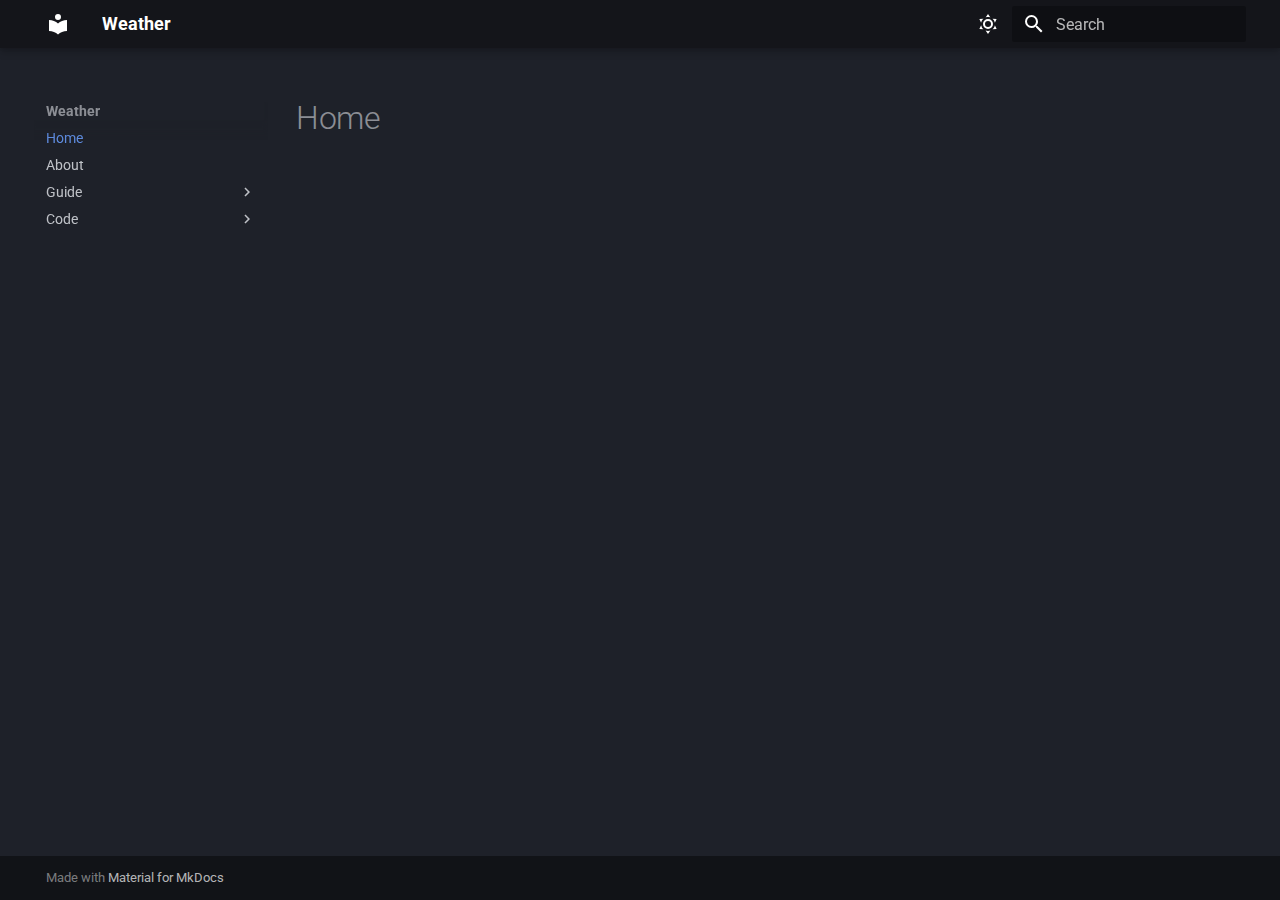
<file: index.html>
<!doctype html>
<html lang="en" class="no-js">
  <head>
    
      <meta charset="utf-8">
      <meta name="viewport" content="width=device-width,initial-scale=1">
      
      
      
      
      
        <link rel="next" href="weather/">
      
      
        
      
      
      <link rel="icon" href="assets/images/favicon.png">
      <meta name="generator" content="mkdocs-1.6.1, mkdocs-material-9.7.1">
    
    
      
        <title>Weather</title>
      
    
    
      <link rel="stylesheet" href="assets/stylesheets/main.484c7ddc.min.css">
      
        
        <link rel="stylesheet" href="assets/stylesheets/palette.ab4e12ef.min.css">
      
      


    
    
      
    
    
      
        
        
        <link rel="preconnect" href="https://fonts.gstatic.com" crossorigin>
        <link rel="stylesheet" href="https://fonts.googleapis.com/css?family=Roboto:300,300i,400,400i,700,700i%7CRoboto+Mono:400,400i,700,700i&display=fallback">
        <style>:root{--md-text-font:"Roboto";--md-code-font:"Roboto Mono"}</style>
      
    
    
      <link rel="stylesheet" href="assets/_mkdocstrings.css">
    
    <script>__md_scope=new URL(".",location),__md_hash=e=>[...e].reduce(((e,_)=>(e<<5)-e+_.charCodeAt(0)),0),__md_get=(e,_=localStorage,t=__md_scope)=>JSON.parse(_.getItem(t.pathname+"."+e)),__md_set=(e,_,t=localStorage,a=__md_scope)=>{try{t.setItem(a.pathname+"."+e,JSON.stringify(_))}catch(e){}}</script>
    
      

    
    
  </head>
  
  
    
    
      
    
    
    
    
    <body dir="ltr" data-md-color-scheme="slate" data-md-color-primary="black" data-md-color-accent="teal">
  
    
    <input class="md-toggle" data-md-toggle="drawer" type="checkbox" id="__drawer" autocomplete="off">
    <input class="md-toggle" data-md-toggle="search" type="checkbox" id="__search" autocomplete="off">
    <label class="md-overlay" for="__drawer"></label>
    <div data-md-component="skip">
      
    </div>
    <div data-md-component="announce">
      
    </div>
    
    
      

  

<header class="md-header md-header--shadow" data-md-component="header">
  <nav class="md-header__inner md-grid" aria-label="Header">
    <a href="." title="Weather" class="md-header__button md-logo" aria-label="Weather" data-md-component="logo">
      
  
  <svg xmlns="http://www.w3.org/2000/svg" viewBox="0 0 24 24"><path d="M12 8a3 3 0 0 0 3-3 3 3 0 0 0-3-3 3 3 0 0 0-3 3 3 3 0 0 0 3 3m0 3.54C9.64 9.35 6.5 8 3 8v11c3.5 0 6.64 1.35 9 3.54 2.36-2.19 5.5-3.54 9-3.54V8c-3.5 0-6.64 1.35-9 3.54"/></svg>

    </a>
    <label class="md-header__button md-icon" for="__drawer">
      
      <svg xmlns="http://www.w3.org/2000/svg" viewBox="0 0 24 24"><path d="M3 6h18v2H3zm0 5h18v2H3zm0 5h18v2H3z"/></svg>
    </label>
    <div class="md-header__title" data-md-component="header-title">
      <div class="md-header__ellipsis">
        <div class="md-header__topic">
          <span class="md-ellipsis">
            Weather
          </span>
        </div>
        <div class="md-header__topic" data-md-component="header-topic">
          <span class="md-ellipsis">
            
              Home
            
          </span>
        </div>
      </div>
    </div>
    
      
        <form class="md-header__option" data-md-component="palette">
  
    
    
    
    <input class="md-option" data-md-color-media="" data-md-color-scheme="slate" data-md-color-primary="black" data-md-color-accent="teal"  aria-label="switch to light mode"  type="radio" name="__palette" id="__palette_0">
    
      <label class="md-header__button md-icon" title="switch to light mode" for="__palette_1" hidden>
        <svg xmlns="http://www.w3.org/2000/svg" viewBox="0 0 24 24"><path d="M12 7a5 5 0 0 1 5 5 5 5 0 0 1-5 5 5 5 0 0 1-5-5 5 5 0 0 1 5-5m0 2a3 3 0 0 0-3 3 3 3 0 0 0 3 3 3 3 0 0 0 3-3 3 3 0 0 0-3-3m0-7 2.39 3.42C13.65 5.15 12.84 5 12 5s-1.65.15-2.39.42zM3.34 7l4.16-.35A7.2 7.2 0 0 0 5.94 8.5c-.44.74-.69 1.5-.83 2.29zm.02 10 1.76-3.77a7.131 7.131 0 0 0 2.38 4.14zM20.65 7l-1.77 3.79a7.02 7.02 0 0 0-2.38-4.15zm-.01 10-4.14.36c.59-.51 1.12-1.14 1.54-1.86.42-.73.69-1.5.83-2.29zM12 22l-2.41-3.44c.74.27 1.55.44 2.41.44.82 0 1.63-.17 2.37-.44z"/></svg>
      </label>
    
  
    
    
    
    <input class="md-option" data-md-color-media="" data-md-color-scheme="default" data-md-color-primary="black" data-md-color-accent="teal"  aria-label="switch to dark mode"  type="radio" name="__palette" id="__palette_1">
    
      <label class="md-header__button md-icon" title="switch to dark mode" for="__palette_0" hidden>
        <svg xmlns="http://www.w3.org/2000/svg" viewBox="0 0 24 24"><path d="m17.75 4.09-2.53 1.94.91 3.06-2.63-1.81-2.63 1.81.91-3.06-2.53-1.94L12.44 4l1.06-3 1.06 3zm3.5 6.91-1.64 1.25.59 1.98-1.7-1.17-1.7 1.17.59-1.98L15.75 11l2.06-.05L18.5 9l.69 1.95zm-2.28 4.95c.83-.08 1.72 1.1 1.19 1.85-.32.45-.66.87-1.08 1.27C15.17 23 8.84 23 4.94 19.07c-3.91-3.9-3.91-10.24 0-14.14.4-.4.82-.76 1.27-1.08.75-.53 1.93.36 1.85 1.19-.27 2.86.69 5.83 2.89 8.02a9.96 9.96 0 0 0 8.02 2.89m-1.64 2.02a12.08 12.08 0 0 1-7.8-3.47c-2.17-2.19-3.33-5-3.49-7.82-2.81 3.14-2.7 7.96.31 10.98 3.02 3.01 7.84 3.12 10.98.31"/></svg>
      </label>
    
  
</form>
      
    
    
      <script>var palette=__md_get("__palette");if(palette&&palette.color){if("(prefers-color-scheme)"===palette.color.media){var media=matchMedia("(prefers-color-scheme: light)"),input=document.querySelector(media.matches?"[data-md-color-media='(prefers-color-scheme: light)']":"[data-md-color-media='(prefers-color-scheme: dark)']");palette.color.media=input.getAttribute("data-md-color-media"),palette.color.scheme=input.getAttribute("data-md-color-scheme"),palette.color.primary=input.getAttribute("data-md-color-primary"),palette.color.accent=input.getAttribute("data-md-color-accent")}for(var[key,value]of Object.entries(palette.color))document.body.setAttribute("data-md-color-"+key,value)}</script>
    
    
    
      
      
        <label class="md-header__button md-icon" for="__search">
          
          <svg xmlns="http://www.w3.org/2000/svg" viewBox="0 0 24 24"><path d="M9.5 3A6.5 6.5 0 0 1 16 9.5c0 1.61-.59 3.09-1.56 4.23l.27.27h.79l5 5-1.5 1.5-5-5v-.79l-.27-.27A6.52 6.52 0 0 1 9.5 16 6.5 6.5 0 0 1 3 9.5 6.5 6.5 0 0 1 9.5 3m0 2C7 5 5 7 5 9.5S7 14 9.5 14 14 12 14 9.5 12 5 9.5 5"/></svg>
        </label>
        <div class="md-search" data-md-component="search" role="dialog">
  <label class="md-search__overlay" for="__search"></label>
  <div class="md-search__inner" role="search">
    <form class="md-search__form" name="search">
      <input type="text" class="md-search__input" name="query" aria-label="Search" placeholder="Search" autocapitalize="off" autocorrect="off" autocomplete="off" spellcheck="false" data-md-component="search-query" required>
      <label class="md-search__icon md-icon" for="__search">
        
        <svg xmlns="http://www.w3.org/2000/svg" viewBox="0 0 24 24"><path d="M9.5 3A6.5 6.5 0 0 1 16 9.5c0 1.61-.59 3.09-1.56 4.23l.27.27h.79l5 5-1.5 1.5-5-5v-.79l-.27-.27A6.52 6.52 0 0 1 9.5 16 6.5 6.5 0 0 1 3 9.5 6.5 6.5 0 0 1 9.5 3m0 2C7 5 5 7 5 9.5S7 14 9.5 14 14 12 14 9.5 12 5 9.5 5"/></svg>
        
        <svg xmlns="http://www.w3.org/2000/svg" viewBox="0 0 24 24"><path d="M20 11v2H8l5.5 5.5-1.42 1.42L4.16 12l7.92-7.92L13.5 5.5 8 11z"/></svg>
      </label>
      <nav class="md-search__options" aria-label="Search">
        
        <button type="reset" class="md-search__icon md-icon" title="Clear" aria-label="Clear" tabindex="-1">
          
          <svg xmlns="http://www.w3.org/2000/svg" viewBox="0 0 24 24"><path d="M19 6.41 17.59 5 12 10.59 6.41 5 5 6.41 10.59 12 5 17.59 6.41 19 12 13.41 17.59 19 19 17.59 13.41 12z"/></svg>
        </button>
      </nav>
      
    </form>
    <div class="md-search__output">
      <div class="md-search__scrollwrap" tabindex="0" data-md-scrollfix>
        <div class="md-search-result" data-md-component="search-result">
          <div class="md-search-result__meta">
            Initializing search
          </div>
          <ol class="md-search-result__list" role="presentation"></ol>
        </div>
      </div>
    </div>
  </div>
</div>
      
    
    
  </nav>
  
</header>
    
    <div class="md-container" data-md-component="container">
      
      
        
          
        
      
      <main class="md-main" data-md-component="main">
        <div class="md-main__inner md-grid">
          
            
              
              <div class="md-sidebar md-sidebar--primary" data-md-component="sidebar" data-md-type="navigation" >
                <div class="md-sidebar__scrollwrap">
                  <div class="md-sidebar__inner">
                    



<nav class="md-nav md-nav--primary" aria-label="Navigation" data-md-level="0">
  <label class="md-nav__title" for="__drawer">
    <a href="." title="Weather" class="md-nav__button md-logo" aria-label="Weather" data-md-component="logo">
      
  
  <svg xmlns="http://www.w3.org/2000/svg" viewBox="0 0 24 24"><path d="M12 8a3 3 0 0 0 3-3 3 3 0 0 0-3-3 3 3 0 0 0-3 3 3 3 0 0 0 3 3m0 3.54C9.64 9.35 6.5 8 3 8v11c3.5 0 6.64 1.35 9 3.54 2.36-2.19 5.5-3.54 9-3.54V8c-3.5 0-6.64 1.35-9 3.54"/></svg>

    </a>
    Weather
  </label>
  
  <ul class="md-nav__list" data-md-scrollfix>
    
      
      
  
  
    
  
  
  
    <li class="md-nav__item md-nav__item--active">
      
      <input class="md-nav__toggle md-toggle" type="checkbox" id="__toc">
      
      
      
      <a href="." class="md-nav__link md-nav__link--active">
        
  
  
  <span class="md-ellipsis">
    
  
    Home
  

    
  </span>
  
  

      </a>
      
    </li>
  

    
      
      
  
  
  
  
    <li class="md-nav__item">
      <a href="about.md" class="md-nav__link">
        
  
  
  <span class="md-ellipsis">
    
  
    About
  

    
  </span>
  
  

      </a>
    </li>
  

    
      
      
  
  
  
  
    
    
    
    
    
    <li class="md-nav__item md-nav__item--nested">
      
        
        
        <input class="md-nav__toggle md-toggle " type="checkbox" id="__nav_3" >
        
          
          <label class="md-nav__link" for="__nav_3" id="__nav_3_label" tabindex="0">
            
  
  
  <span class="md-ellipsis">
    
  
    Guide
  

    
  </span>
  
  

            <span class="md-nav__icon md-icon"></span>
          </label>
        
        <nav class="md-nav" data-md-level="1" aria-labelledby="__nav_3_label" aria-expanded="false">
          <label class="md-nav__title" for="__nav_3">
            <span class="md-nav__icon md-icon"></span>
            
  
    Guide
  

          </label>
          <ul class="md-nav__list" data-md-scrollfix>
            
              
                
  
  
  
  
    <li class="md-nav__item">
      <a href="getting-started.md" class="md-nav__link">
        
  
  
  <span class="md-ellipsis">
    
  
    Getting Started
  

    
  </span>
  
  

      </a>
    </li>
  

              
            
              
                
  
  
  
  
    <li class="md-nav__item">
      <a href="advanced.md" class="md-nav__link">
        
  
  
  <span class="md-ellipsis">
    
  
    Advanced
  

    
  </span>
  
  

      </a>
    </li>
  

              
            
          </ul>
        </nav>
      
    </li>
  

    
      
      
  
  
  
  
    
    
    
    
    
    <li class="md-nav__item md-nav__item--nested">
      
        
        
        <input class="md-nav__toggle md-toggle " type="checkbox" id="__nav_4" >
        
          
          <label class="md-nav__link" for="__nav_4" id="__nav_4_label" tabindex="0">
            
  
  
  <span class="md-ellipsis">
    
  
    Code
  

    
  </span>
  
  

            <span class="md-nav__icon md-icon"></span>
          </label>
        
        <nav class="md-nav" data-md-level="1" aria-labelledby="__nav_4_label" aria-expanded="false">
          <label class="md-nav__title" for="__nav_4">
            <span class="md-nav__icon md-icon"></span>
            
  
    Code
  

          </label>
          <ul class="md-nav__list" data-md-scrollfix>
            
              
                
  
  
  
  
    <li class="md-nav__item">
      <a href="weather/" class="md-nav__link">
        
  
  
  <span class="md-ellipsis">
    
  
    Weather
  

    
  </span>
  
  

      </a>
    </li>
  

              
            
              
                
  
  
  
  
    <li class="md-nav__item">
      <a href="weather_schema/" class="md-nav__link">
        
  
  
  <span class="md-ellipsis">
    
  
    Weather Schema
  

    
  </span>
  
  

      </a>
    </li>
  

              
            
              
                
  
  
  
  
    <li class="md-nav__item">
      <a href="utils/" class="md-nav__link">
        
  
  
  <span class="md-ellipsis">
    
  
    Utils
  

    
  </span>
  
  

      </a>
    </li>
  

              
            
          </ul>
        </nav>
      
    </li>
  

    
  </ul>
</nav>
                  </div>
                </div>
              </div>
            
            
              
              <div class="md-sidebar md-sidebar--secondary" data-md-component="sidebar" data-md-type="toc" >
                <div class="md-sidebar__scrollwrap">
                  <div class="md-sidebar__inner">
                    

<nav class="md-nav md-nav--secondary" aria-label="Table of contents">
  
  
  
  
</nav>
                  </div>
                </div>
              </div>
            
          
          
            <div class="md-content" data-md-component="content">
              
              <article class="md-content__inner md-typeset">
                
                  



  <h1>Home</h1>














                
              </article>
            </div>
          
          
<script>var target=document.getElementById(location.hash.slice(1));target&&target.name&&(target.checked=target.name.startsWith("__tabbed_"))</script>
        </div>
        
      </main>
      
        <footer class="md-footer">
  
  <div class="md-footer-meta md-typeset">
    <div class="md-footer-meta__inner md-grid">
      <div class="md-copyright">
  
  
    Made with
    <a href="https://squidfunk.github.io/mkdocs-material/" target="_blank" rel="noopener">
      Material for MkDocs
    </a>
  
</div>
      
    </div>
  </div>
</footer>
      
    </div>
    <div class="md-dialog" data-md-component="dialog">
      <div class="md-dialog__inner md-typeset"></div>
    </div>
    
    
    
      
      
      <script id="__config" type="application/json">{"annotate": null, "base": ".", "features": [], "search": "assets/javascripts/workers/search.2c215733.min.js", "tags": null, "translations": {"clipboard.copied": "Copied to clipboard", "clipboard.copy": "Copy to clipboard", "search.result.more.one": "1 more on this page", "search.result.more.other": "# more on this page", "search.result.none": "No matching documents", "search.result.one": "1 matching document", "search.result.other": "# matching documents", "search.result.placeholder": "Type to start searching", "search.result.term.missing": "Missing", "select.version": "Select version"}, "version": null}</script>
    
    
      <script src="assets/javascripts/bundle.79ae519e.min.js"></script>
      
    
  </body>
</html>
</file>
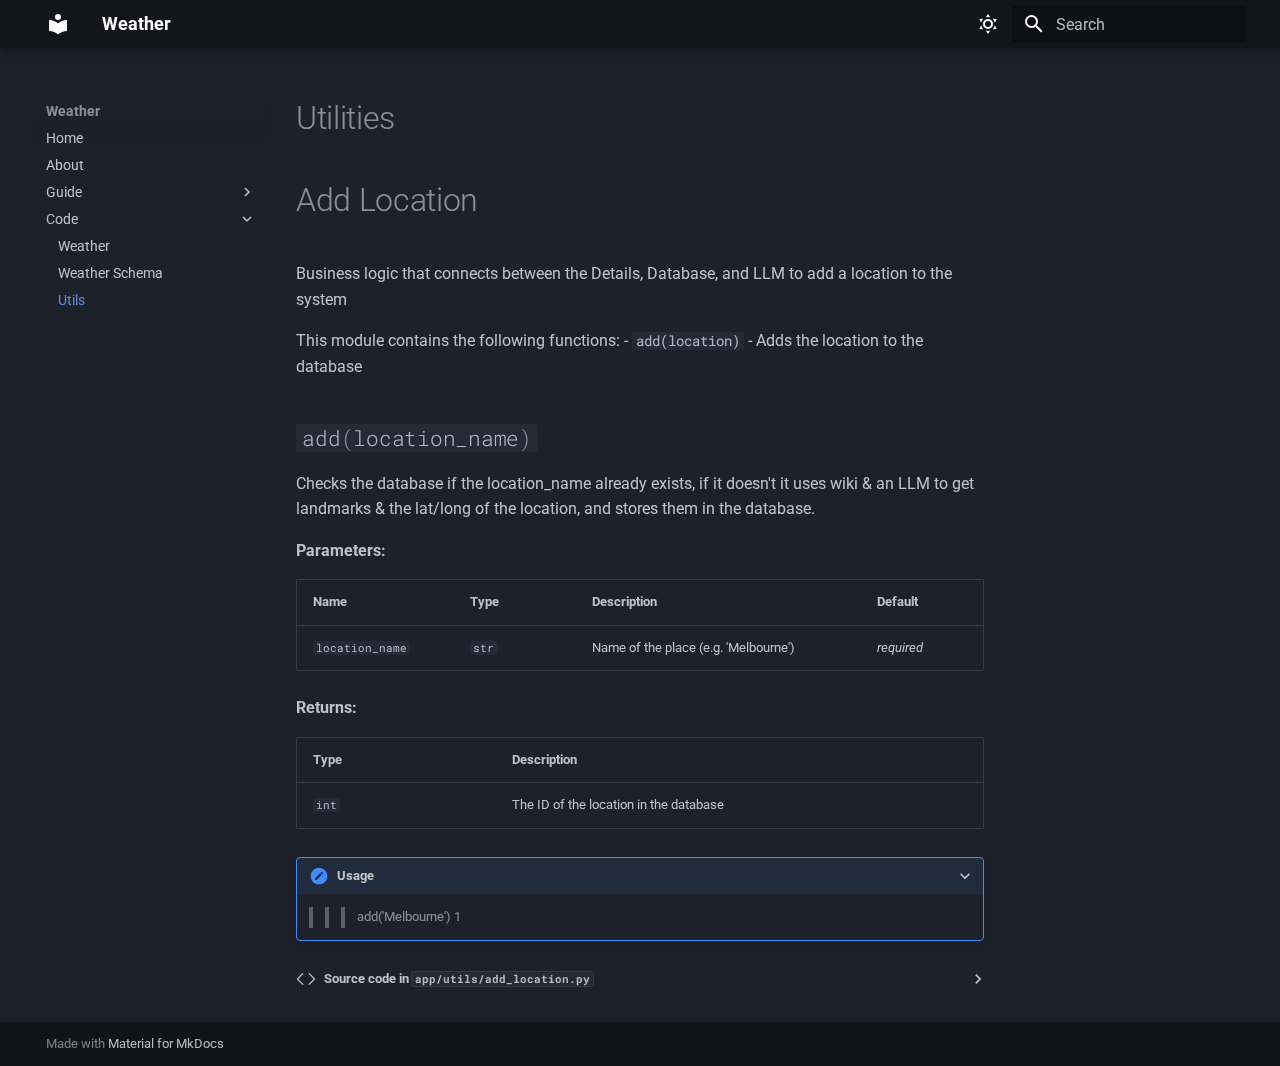
<file: utils/index.html>
<!doctype html>
<html lang="en" class="no-js">
  <head>
    
      <meta charset="utf-8">
      <meta name="viewport" content="width=device-width,initial-scale=1">
      
      
      
      
        <link rel="prev" href="../weather_schema/">
      
      
      
        
      
      
      <link rel="icon" href="../assets/images/favicon.png">
      <meta name="generator" content="mkdocs-1.6.1, mkdocs-material-9.7.1">
    
    
      
        <title>Utils - Weather</title>
      
    
    
      <link rel="stylesheet" href="../assets/stylesheets/main.484c7ddc.min.css">
      
        
        <link rel="stylesheet" href="../assets/stylesheets/palette.ab4e12ef.min.css">
      
      


    
    
      
    
    
      
        
        
        <link rel="preconnect" href="https://fonts.gstatic.com" crossorigin>
        <link rel="stylesheet" href="https://fonts.googleapis.com/css?family=Roboto:300,300i,400,400i,700,700i%7CRoboto+Mono:400,400i,700,700i&display=fallback">
        <style>:root{--md-text-font:"Roboto";--md-code-font:"Roboto Mono"}</style>
      
    
    
      <link rel="stylesheet" href="../assets/_mkdocstrings.css">
    
    <script>__md_scope=new URL("..",location),__md_hash=e=>[...e].reduce(((e,_)=>(e<<5)-e+_.charCodeAt(0)),0),__md_get=(e,_=localStorage,t=__md_scope)=>JSON.parse(_.getItem(t.pathname+"."+e)),__md_set=(e,_,t=localStorage,a=__md_scope)=>{try{t.setItem(a.pathname+"."+e,JSON.stringify(_))}catch(e){}}</script>
    
      

    
    
  </head>
  
  
    
    
      
    
    
    
    
    <body dir="ltr" data-md-color-scheme="slate" data-md-color-primary="black" data-md-color-accent="teal">
  
    
    <input class="md-toggle" data-md-toggle="drawer" type="checkbox" id="__drawer" autocomplete="off">
    <input class="md-toggle" data-md-toggle="search" type="checkbox" id="__search" autocomplete="off">
    <label class="md-overlay" for="__drawer"></label>
    <div data-md-component="skip">
      
        
        <a href="#utilities" class="md-skip">
          Skip to content
        </a>
      
    </div>
    <div data-md-component="announce">
      
    </div>
    
    
      

  

<header class="md-header md-header--shadow" data-md-component="header">
  <nav class="md-header__inner md-grid" aria-label="Header">
    <a href=".." title="Weather" class="md-header__button md-logo" aria-label="Weather" data-md-component="logo">
      
  
  <svg xmlns="http://www.w3.org/2000/svg" viewBox="0 0 24 24"><path d="M12 8a3 3 0 0 0 3-3 3 3 0 0 0-3-3 3 3 0 0 0-3 3 3 3 0 0 0 3 3m0 3.54C9.64 9.35 6.5 8 3 8v11c3.5 0 6.64 1.35 9 3.54 2.36-2.19 5.5-3.54 9-3.54V8c-3.5 0-6.64 1.35-9 3.54"/></svg>

    </a>
    <label class="md-header__button md-icon" for="__drawer">
      
      <svg xmlns="http://www.w3.org/2000/svg" viewBox="0 0 24 24"><path d="M3 6h18v2H3zm0 5h18v2H3zm0 5h18v2H3z"/></svg>
    </label>
    <div class="md-header__title" data-md-component="header-title">
      <div class="md-header__ellipsis">
        <div class="md-header__topic">
          <span class="md-ellipsis">
            Weather
          </span>
        </div>
        <div class="md-header__topic" data-md-component="header-topic">
          <span class="md-ellipsis">
            
              Utils
            
          </span>
        </div>
      </div>
    </div>
    
      
        <form class="md-header__option" data-md-component="palette">
  
    
    
    
    <input class="md-option" data-md-color-media="" data-md-color-scheme="slate" data-md-color-primary="black" data-md-color-accent="teal"  aria-label="switch to light mode"  type="radio" name="__palette" id="__palette_0">
    
      <label class="md-header__button md-icon" title="switch to light mode" for="__palette_1" hidden>
        <svg xmlns="http://www.w3.org/2000/svg" viewBox="0 0 24 24"><path d="M12 7a5 5 0 0 1 5 5 5 5 0 0 1-5 5 5 5 0 0 1-5-5 5 5 0 0 1 5-5m0 2a3 3 0 0 0-3 3 3 3 0 0 0 3 3 3 3 0 0 0 3-3 3 3 0 0 0-3-3m0-7 2.39 3.42C13.65 5.15 12.84 5 12 5s-1.65.15-2.39.42zM3.34 7l4.16-.35A7.2 7.2 0 0 0 5.94 8.5c-.44.74-.69 1.5-.83 2.29zm.02 10 1.76-3.77a7.131 7.131 0 0 0 2.38 4.14zM20.65 7l-1.77 3.79a7.02 7.02 0 0 0-2.38-4.15zm-.01 10-4.14.36c.59-.51 1.12-1.14 1.54-1.86.42-.73.69-1.5.83-2.29zM12 22l-2.41-3.44c.74.27 1.55.44 2.41.44.82 0 1.63-.17 2.37-.44z"/></svg>
      </label>
    
  
    
    
    
    <input class="md-option" data-md-color-media="" data-md-color-scheme="default" data-md-color-primary="black" data-md-color-accent="teal"  aria-label="switch to dark mode"  type="radio" name="__palette" id="__palette_1">
    
      <label class="md-header__button md-icon" title="switch to dark mode" for="__palette_0" hidden>
        <svg xmlns="http://www.w3.org/2000/svg" viewBox="0 0 24 24"><path d="m17.75 4.09-2.53 1.94.91 3.06-2.63-1.81-2.63 1.81.91-3.06-2.53-1.94L12.44 4l1.06-3 1.06 3zm3.5 6.91-1.64 1.25.59 1.98-1.7-1.17-1.7 1.17.59-1.98L15.75 11l2.06-.05L18.5 9l.69 1.95zm-2.28 4.95c.83-.08 1.72 1.1 1.19 1.85-.32.45-.66.87-1.08 1.27C15.17 23 8.84 23 4.94 19.07c-3.91-3.9-3.91-10.24 0-14.14.4-.4.82-.76 1.27-1.08.75-.53 1.93.36 1.85 1.19-.27 2.86.69 5.83 2.89 8.02a9.96 9.96 0 0 0 8.02 2.89m-1.64 2.02a12.08 12.08 0 0 1-7.8-3.47c-2.17-2.19-3.33-5-3.49-7.82-2.81 3.14-2.7 7.96.31 10.98 3.02 3.01 7.84 3.12 10.98.31"/></svg>
      </label>
    
  
</form>
      
    
    
      <script>var palette=__md_get("__palette");if(palette&&palette.color){if("(prefers-color-scheme)"===palette.color.media){var media=matchMedia("(prefers-color-scheme: light)"),input=document.querySelector(media.matches?"[data-md-color-media='(prefers-color-scheme: light)']":"[data-md-color-media='(prefers-color-scheme: dark)']");palette.color.media=input.getAttribute("data-md-color-media"),palette.color.scheme=input.getAttribute("data-md-color-scheme"),palette.color.primary=input.getAttribute("data-md-color-primary"),palette.color.accent=input.getAttribute("data-md-color-accent")}for(var[key,value]of Object.entries(palette.color))document.body.setAttribute("data-md-color-"+key,value)}</script>
    
    
    
      
      
        <label class="md-header__button md-icon" for="__search">
          
          <svg xmlns="http://www.w3.org/2000/svg" viewBox="0 0 24 24"><path d="M9.5 3A6.5 6.5 0 0 1 16 9.5c0 1.61-.59 3.09-1.56 4.23l.27.27h.79l5 5-1.5 1.5-5-5v-.79l-.27-.27A6.52 6.52 0 0 1 9.5 16 6.5 6.5 0 0 1 3 9.5 6.5 6.5 0 0 1 9.5 3m0 2C7 5 5 7 5 9.5S7 14 9.5 14 14 12 14 9.5 12 5 9.5 5"/></svg>
        </label>
        <div class="md-search" data-md-component="search" role="dialog">
  <label class="md-search__overlay" for="__search"></label>
  <div class="md-search__inner" role="search">
    <form class="md-search__form" name="search">
      <input type="text" class="md-search__input" name="query" aria-label="Search" placeholder="Search" autocapitalize="off" autocorrect="off" autocomplete="off" spellcheck="false" data-md-component="search-query" required>
      <label class="md-search__icon md-icon" for="__search">
        
        <svg xmlns="http://www.w3.org/2000/svg" viewBox="0 0 24 24"><path d="M9.5 3A6.5 6.5 0 0 1 16 9.5c0 1.61-.59 3.09-1.56 4.23l.27.27h.79l5 5-1.5 1.5-5-5v-.79l-.27-.27A6.52 6.52 0 0 1 9.5 16 6.5 6.5 0 0 1 3 9.5 6.5 6.5 0 0 1 9.5 3m0 2C7 5 5 7 5 9.5S7 14 9.5 14 14 12 14 9.5 12 5 9.5 5"/></svg>
        
        <svg xmlns="http://www.w3.org/2000/svg" viewBox="0 0 24 24"><path d="M20 11v2H8l5.5 5.5-1.42 1.42L4.16 12l7.92-7.92L13.5 5.5 8 11z"/></svg>
      </label>
      <nav class="md-search__options" aria-label="Search">
        
        <button type="reset" class="md-search__icon md-icon" title="Clear" aria-label="Clear" tabindex="-1">
          
          <svg xmlns="http://www.w3.org/2000/svg" viewBox="0 0 24 24"><path d="M19 6.41 17.59 5 12 10.59 6.41 5 5 6.41 10.59 12 5 17.59 6.41 19 12 13.41 17.59 19 19 17.59 13.41 12z"/></svg>
        </button>
      </nav>
      
    </form>
    <div class="md-search__output">
      <div class="md-search__scrollwrap" tabindex="0" data-md-scrollfix>
        <div class="md-search-result" data-md-component="search-result">
          <div class="md-search-result__meta">
            Initializing search
          </div>
          <ol class="md-search-result__list" role="presentation"></ol>
        </div>
      </div>
    </div>
  </div>
</div>
      
    
    
  </nav>
  
</header>
    
    <div class="md-container" data-md-component="container">
      
      
        
          
        
      
      <main class="md-main" data-md-component="main">
        <div class="md-main__inner md-grid">
          
            
              
              <div class="md-sidebar md-sidebar--primary" data-md-component="sidebar" data-md-type="navigation" >
                <div class="md-sidebar__scrollwrap">
                  <div class="md-sidebar__inner">
                    



<nav class="md-nav md-nav--primary" aria-label="Navigation" data-md-level="0">
  <label class="md-nav__title" for="__drawer">
    <a href=".." title="Weather" class="md-nav__button md-logo" aria-label="Weather" data-md-component="logo">
      
  
  <svg xmlns="http://www.w3.org/2000/svg" viewBox="0 0 24 24"><path d="M12 8a3 3 0 0 0 3-3 3 3 0 0 0-3-3 3 3 0 0 0-3 3 3 3 0 0 0 3 3m0 3.54C9.64 9.35 6.5 8 3 8v11c3.5 0 6.64 1.35 9 3.54 2.36-2.19 5.5-3.54 9-3.54V8c-3.5 0-6.64 1.35-9 3.54"/></svg>

    </a>
    Weather
  </label>
  
  <ul class="md-nav__list" data-md-scrollfix>
    
      
      
  
  
  
  
    <li class="md-nav__item">
      <a href=".." class="md-nav__link">
        
  
  
  <span class="md-ellipsis">
    
  
    Home
  

    
  </span>
  
  

      </a>
    </li>
  

    
      
      
  
  
  
  
    <li class="md-nav__item">
      <a href="../about.md" class="md-nav__link">
        
  
  
  <span class="md-ellipsis">
    
  
    About
  

    
  </span>
  
  

      </a>
    </li>
  

    
      
      
  
  
  
  
    
    
    
    
    
    <li class="md-nav__item md-nav__item--nested">
      
        
        
        <input class="md-nav__toggle md-toggle " type="checkbox" id="__nav_3" >
        
          
          <label class="md-nav__link" for="__nav_3" id="__nav_3_label" tabindex="0">
            
  
  
  <span class="md-ellipsis">
    
  
    Guide
  

    
  </span>
  
  

            <span class="md-nav__icon md-icon"></span>
          </label>
        
        <nav class="md-nav" data-md-level="1" aria-labelledby="__nav_3_label" aria-expanded="false">
          <label class="md-nav__title" for="__nav_3">
            <span class="md-nav__icon md-icon"></span>
            
  
    Guide
  

          </label>
          <ul class="md-nav__list" data-md-scrollfix>
            
              
                
  
  
  
  
    <li class="md-nav__item">
      <a href="../getting-started.md" class="md-nav__link">
        
  
  
  <span class="md-ellipsis">
    
  
    Getting Started
  

    
  </span>
  
  

      </a>
    </li>
  

              
            
              
                
  
  
  
  
    <li class="md-nav__item">
      <a href="../advanced.md" class="md-nav__link">
        
  
  
  <span class="md-ellipsis">
    
  
    Advanced
  

    
  </span>
  
  

      </a>
    </li>
  

              
            
          </ul>
        </nav>
      
    </li>
  

    
      
      
  
  
    
  
  
  
    
    
    
    
    
    <li class="md-nav__item md-nav__item--active md-nav__item--nested">
      
        
        
        <input class="md-nav__toggle md-toggle " type="checkbox" id="__nav_4" checked>
        
          
          <label class="md-nav__link" for="__nav_4" id="__nav_4_label" tabindex="0">
            
  
  
  <span class="md-ellipsis">
    
  
    Code
  

    
  </span>
  
  

            <span class="md-nav__icon md-icon"></span>
          </label>
        
        <nav class="md-nav" data-md-level="1" aria-labelledby="__nav_4_label" aria-expanded="true">
          <label class="md-nav__title" for="__nav_4">
            <span class="md-nav__icon md-icon"></span>
            
  
    Code
  

          </label>
          <ul class="md-nav__list" data-md-scrollfix>
            
              
                
  
  
  
  
    <li class="md-nav__item">
      <a href="../weather/" class="md-nav__link">
        
  
  
  <span class="md-ellipsis">
    
  
    Weather
  

    
  </span>
  
  

      </a>
    </li>
  

              
            
              
                
  
  
  
  
    <li class="md-nav__item">
      <a href="../weather_schema/" class="md-nav__link">
        
  
  
  <span class="md-ellipsis">
    
  
    Weather Schema
  

    
  </span>
  
  

      </a>
    </li>
  

              
            
              
                
  
  
    
  
  
  
    <li class="md-nav__item md-nav__item--active">
      
      <input class="md-nav__toggle md-toggle" type="checkbox" id="__toc">
      
      
        
      
      
      <a href="./" class="md-nav__link md-nav__link--active">
        
  
  
  <span class="md-ellipsis">
    
  
    Utils
  

    
  </span>
  
  

      </a>
      
    </li>
  

              
            
          </ul>
        </nav>
      
    </li>
  

    
  </ul>
</nav>
                  </div>
                </div>
              </div>
            
            
              
              <div class="md-sidebar md-sidebar--secondary" data-md-component="sidebar" data-md-type="toc" >
                <div class="md-sidebar__scrollwrap">
                  <div class="md-sidebar__inner">
                    

<nav class="md-nav md-nav--secondary" aria-label="Table of contents">
  
  
  
    
  
  
</nav>
                  </div>
                </div>
              </div>
            
          
          
            <div class="md-content" data-md-component="content">
              
              <article class="md-content__inner md-typeset">
                
                  



<h1 id="utilities">Utilities</h1>
<h1 id="add-location">Add Location</h1>


<div class="doc doc-object doc-module">



<a id="app.utils.add_location"></a>
    <div class="doc doc-contents first">

        <p>Business logic that connects between the Details, Database, and LLM
to add a location to the system</p>
<p>This module contains the following functions:
- <code>add(location)</code> - Adds the location to the database</p>










<div class="doc doc-children">










<div class="doc doc-object doc-function">


<h2 id="app.utils.add_location.add" class="doc doc-heading">
            <code class="highlight language-python"><span class="n">add</span><span class="p">(</span><span class="n">location_name</span><span class="p">)</span></code>

</h2>


    <div class="doc doc-contents ">

        <p>Checks the database if the location_name already exists, if it doesn't
it uses wiki &amp; an LLM to get landmarks &amp; the lat/long of the location,
and stores them in the database.</p>


<p><span class="doc-section-title">Parameters:</span></p>
    <table>
      <thead>
        <tr>
          <th>Name</th>
          <th>Type</th>
          <th>Description</th>
          <th>Default</th>
        </tr>
      </thead>
      <tbody>
          <tr class="doc-section-item">
            <td>
                <code>location_name</code>
            </td>
            <td>
                  <code><span title="str">str</span></code>
            </td>
            <td>
              <div class="doc-md-description">
                <p>Name of the place (e.g. 'Melbourne')</p>
              </div>
            </td>
            <td>
                <em>required</em>
            </td>
          </tr>
      </tbody>
    </table>


    <p><span class="doc-section-title">Returns:</span></p>
    <table>
      <thead>
        <tr>
          <th>Type</th>
          <th>Description</th>
        </tr>
      </thead>
      <tbody>
          <tr class="doc-section-item">
            <td>
                  <code><span title="int">int</span></code>
            </td>
            <td>
              <div class="doc-md-description">
                <p>The ID of the location in the database</p>
              </div>
            </td>
          </tr>
      </tbody>
    </table>


<details class="usage" open>
  <summary>Usage</summary>
  <blockquote>
<blockquote>
<blockquote>
<p>add('Melbourne')
1</p>
</blockquote>
</blockquote>
</blockquote>
</details>

            <details class="mkdocstrings-source">
              <summary>Source code in <code>app/utils/add_location.py</code></summary>
              <div class="highlight"><table class="highlighttable"><tr><td class="linenos"><div class="linenodiv"><pre><span></span><span class="normal">13</span>
<span class="normal">14</span>
<span class="normal">15</span>
<span class="normal">16</span>
<span class="normal">17</span>
<span class="normal">18</span>
<span class="normal">19</span>
<span class="normal">20</span>
<span class="normal">21</span>
<span class="normal">22</span>
<span class="normal">23</span>
<span class="normal">24</span>
<span class="normal">25</span>
<span class="normal">26</span>
<span class="normal">27</span>
<span class="normal">28</span>
<span class="normal">29</span>
<span class="normal">30</span>
<span class="normal">31</span>
<span class="normal">32</span>
<span class="normal">33</span>
<span class="normal">34</span>
<span class="normal">35</span>
<span class="normal">36</span>
<span class="normal">37</span>
<span class="normal">38</span>
<span class="normal">39</span>
<span class="normal">40</span>
<span class="normal">41</span>
<span class="normal">42</span>
<span class="normal">43</span>
<span class="normal">44</span>
<span class="normal">45</span>
<span class="normal">46</span>
<span class="normal">47</span>
<span class="normal">48</span></pre></div></td><td class="code"><div><pre><span></span><code><span class="k">def</span><span class="w"> </span><span class="nf">add</span><span class="p">(</span><span class="n">location_name</span><span class="p">:</span> <span class="nb">str</span><span class="p">)</span> <span class="o">-&gt;</span> <span class="nb">int</span><span class="p">:</span>
<span class="w">    </span><span class="sd">&quot;&quot;&quot;</span>
<span class="sd">    Checks the database if the location_name already exists, if it doesn&#39;t</span>
<span class="sd">    it uses wiki &amp; an LLM to get landmarks &amp; the lat/long of the location,</span>
<span class="sd">    and stores them in the database.</span>

<span class="sd">    Args:</span>
<span class="sd">        location_name (str): Name of the place (e.g. &#39;Melbourne&#39;)</span>

<span class="sd">    Returns:</span>
<span class="sd">        The ID of the location in the database</span>

<span class="sd">    Raises:</span>
<span class="sd">        ValueError if the location is already in the database.</span>

<span class="sd">    Usage:</span>
<span class="sd">        &gt;&gt;&gt; add(&#39;Melbourne&#39;)</span>
<span class="sd">        1</span>
<span class="sd">    &quot;&quot;&quot;</span>
    <span class="n">location_name</span> <span class="o">=</span> <span class="n">location_name</span><span class="o">.</span><span class="n">strip</span><span class="p">()</span>
    <span class="n">existing_location</span> <span class="o">=</span> <span class="n">Location_Metadata</span><span class="o">.</span><span class="n">select</span><span class="p">()</span><span class="o">.</span><span class="n">where</span><span class="p">(</span>
        <span class="n">Location_Metadata</span><span class="o">.</span><span class="n">name_lower</span> <span class="o">==</span> <span class="n">location_name</span><span class="o">.</span><span class="n">lower</span><span class="p">()</span>
    <span class="p">)</span>
    <span class="c1"># assert existing_location, ValueError(&quot;Location already exists&quot;)</span>
    <span class="n">details</span><span class="p">,</span> <span class="n">lat</span><span class="p">,</span> <span class="n">long</span> <span class="o">=</span> <span class="n">location</span><span class="o">.</span><span class="n">get_details</span><span class="p">(</span><span class="n">location_name</span><span class="p">)</span>
    <span class="n">landmarks</span> <span class="o">=</span> <span class="n">llm</span><span class="o">.</span><span class="n">get_landmarks</span><span class="p">(</span><span class="n">location_name</span><span class="p">,</span> <span class="n">details</span><span class="p">)</span>
    <span class="c1"># lat, long = llm.get_lat_long(details)</span>
    <span class="n">loc</span> <span class="o">=</span> <span class="n">Location_Metadata</span><span class="o">.</span><span class="n">create</span><span class="p">(</span>
        <span class="n">name_lower</span><span class="o">=</span><span class="n">location_name</span><span class="o">.</span><span class="n">lower</span><span class="p">()</span><span class="o">.</span><span class="n">strip</span><span class="p">(),</span>
        <span class="n">name</span><span class="o">=</span><span class="n">location_name</span><span class="p">,</span>
        <span class="n">wiki_data</span><span class="o">=</span><span class="n">details</span><span class="p">,</span>
        <span class="n">landmarks</span><span class="o">=</span><span class="n">landmarks</span><span class="p">,</span>
        <span class="n">lat</span><span class="o">=</span><span class="n">lat</span><span class="p">,</span>
        <span class="n">long</span><span class="o">=</span><span class="n">long</span><span class="p">,</span>
    <span class="p">)</span>
    <span class="k">return</span> <span class="n">loc</span><span class="o">.</span><span class="n">id</span>
</code></pre></div></td></tr></table></div>
            </details>
    </div>

</div>



  </div>

    </div>

</div>












                
              </article>
            </div>
          
          
<script>var target=document.getElementById(location.hash.slice(1));target&&target.name&&(target.checked=target.name.startsWith("__tabbed_"))</script>
        </div>
        
      </main>
      
        <footer class="md-footer">
  
  <div class="md-footer-meta md-typeset">
    <div class="md-footer-meta__inner md-grid">
      <div class="md-copyright">
  
  
    Made with
    <a href="https://squidfunk.github.io/mkdocs-material/" target="_blank" rel="noopener">
      Material for MkDocs
    </a>
  
</div>
      
    </div>
  </div>
</footer>
      
    </div>
    <div class="md-dialog" data-md-component="dialog">
      <div class="md-dialog__inner md-typeset"></div>
    </div>
    
    
    
      
      
      <script id="__config" type="application/json">{"annotate": null, "base": "..", "features": [], "search": "../assets/javascripts/workers/search.2c215733.min.js", "tags": null, "translations": {"clipboard.copied": "Copied to clipboard", "clipboard.copy": "Copy to clipboard", "search.result.more.one": "1 more on this page", "search.result.more.other": "# more on this page", "search.result.none": "No matching documents", "search.result.one": "1 matching document", "search.result.other": "# matching documents", "search.result.placeholder": "Type to start searching", "search.result.term.missing": "Missing", "select.version": "Select version"}, "version": null}</script>
    
    
      <script src="../assets/javascripts/bundle.79ae519e.min.js"></script>
      
    
  </body>
</html>
</file>
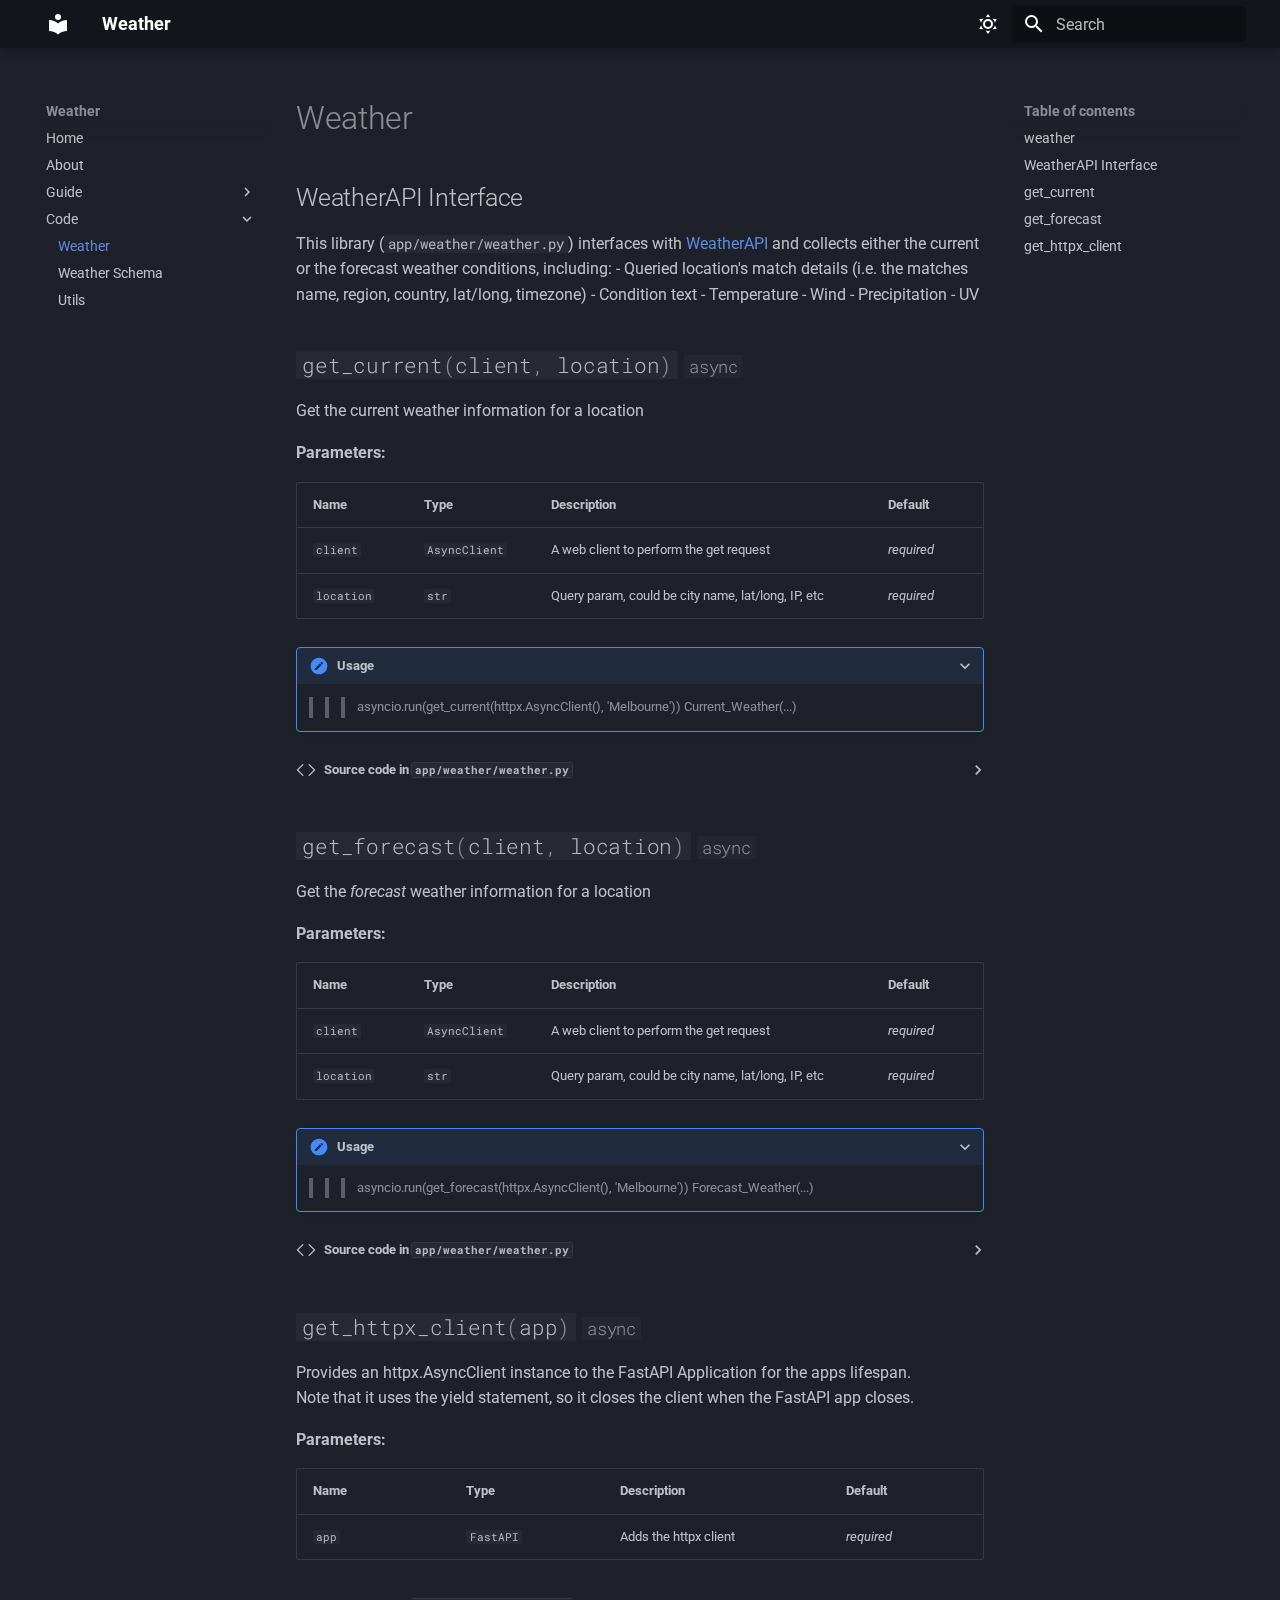
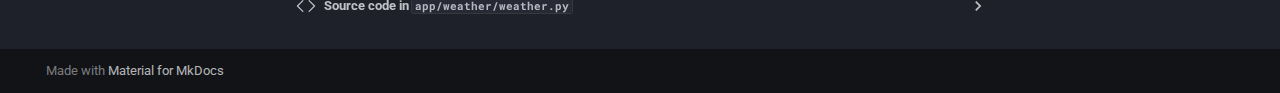
<file: weather/index.html>
<!doctype html>
<html lang="en" class="no-js">
  <head>
    
      <meta charset="utf-8">
      <meta name="viewport" content="width=device-width,initial-scale=1">
      
      
      
      
        <link rel="prev" href="..">
      
      
        <link rel="next" href="../weather_schema/">
      
      
        
      
      
      <link rel="icon" href="../assets/images/favicon.png">
      <meta name="generator" content="mkdocs-1.6.1, mkdocs-material-9.7.1">
    
    
      
        <title>Weather - Weather</title>
      
    
    
      <link rel="stylesheet" href="../assets/stylesheets/main.484c7ddc.min.css">
      
        
        <link rel="stylesheet" href="../assets/stylesheets/palette.ab4e12ef.min.css">
      
      


    
    
      
    
    
      
        
        
        <link rel="preconnect" href="https://fonts.gstatic.com" crossorigin>
        <link rel="stylesheet" href="https://fonts.googleapis.com/css?family=Roboto:300,300i,400,400i,700,700i%7CRoboto+Mono:400,400i,700,700i&display=fallback">
        <style>:root{--md-text-font:"Roboto";--md-code-font:"Roboto Mono"}</style>
      
    
    
      <link rel="stylesheet" href="../assets/_mkdocstrings.css">
    
    <script>__md_scope=new URL("..",location),__md_hash=e=>[...e].reduce(((e,_)=>(e<<5)-e+_.charCodeAt(0)),0),__md_get=(e,_=localStorage,t=__md_scope)=>JSON.parse(_.getItem(t.pathname+"."+e)),__md_set=(e,_,t=localStorage,a=__md_scope)=>{try{t.setItem(a.pathname+"."+e,JSON.stringify(_))}catch(e){}}</script>
    
      

    
    
  </head>
  
  
    
    
      
    
    
    
    
    <body dir="ltr" data-md-color-scheme="slate" data-md-color-primary="black" data-md-color-accent="teal">
  
    
    <input class="md-toggle" data-md-toggle="drawer" type="checkbox" id="__drawer" autocomplete="off">
    <input class="md-toggle" data-md-toggle="search" type="checkbox" id="__search" autocomplete="off">
    <label class="md-overlay" for="__drawer"></label>
    <div data-md-component="skip">
      
        
        <a href="#weather" class="md-skip">
          Skip to content
        </a>
      
    </div>
    <div data-md-component="announce">
      
    </div>
    
    
      

  

<header class="md-header md-header--shadow" data-md-component="header">
  <nav class="md-header__inner md-grid" aria-label="Header">
    <a href=".." title="Weather" class="md-header__button md-logo" aria-label="Weather" data-md-component="logo">
      
  
  <svg xmlns="http://www.w3.org/2000/svg" viewBox="0 0 24 24"><path d="M12 8a3 3 0 0 0 3-3 3 3 0 0 0-3-3 3 3 0 0 0-3 3 3 3 0 0 0 3 3m0 3.54C9.64 9.35 6.5 8 3 8v11c3.5 0 6.64 1.35 9 3.54 2.36-2.19 5.5-3.54 9-3.54V8c-3.5 0-6.64 1.35-9 3.54"/></svg>

    </a>
    <label class="md-header__button md-icon" for="__drawer">
      
      <svg xmlns="http://www.w3.org/2000/svg" viewBox="0 0 24 24"><path d="M3 6h18v2H3zm0 5h18v2H3zm0 5h18v2H3z"/></svg>
    </label>
    <div class="md-header__title" data-md-component="header-title">
      <div class="md-header__ellipsis">
        <div class="md-header__topic">
          <span class="md-ellipsis">
            Weather
          </span>
        </div>
        <div class="md-header__topic" data-md-component="header-topic">
          <span class="md-ellipsis">
            
              Weather
            
          </span>
        </div>
      </div>
    </div>
    
      
        <form class="md-header__option" data-md-component="palette">
  
    
    
    
    <input class="md-option" data-md-color-media="" data-md-color-scheme="slate" data-md-color-primary="black" data-md-color-accent="teal"  aria-label="switch to light mode"  type="radio" name="__palette" id="__palette_0">
    
      <label class="md-header__button md-icon" title="switch to light mode" for="__palette_1" hidden>
        <svg xmlns="http://www.w3.org/2000/svg" viewBox="0 0 24 24"><path d="M12 7a5 5 0 0 1 5 5 5 5 0 0 1-5 5 5 5 0 0 1-5-5 5 5 0 0 1 5-5m0 2a3 3 0 0 0-3 3 3 3 0 0 0 3 3 3 3 0 0 0 3-3 3 3 0 0 0-3-3m0-7 2.39 3.42C13.65 5.15 12.84 5 12 5s-1.65.15-2.39.42zM3.34 7l4.16-.35A7.2 7.2 0 0 0 5.94 8.5c-.44.74-.69 1.5-.83 2.29zm.02 10 1.76-3.77a7.131 7.131 0 0 0 2.38 4.14zM20.65 7l-1.77 3.79a7.02 7.02 0 0 0-2.38-4.15zm-.01 10-4.14.36c.59-.51 1.12-1.14 1.54-1.86.42-.73.69-1.5.83-2.29zM12 22l-2.41-3.44c.74.27 1.55.44 2.41.44.82 0 1.63-.17 2.37-.44z"/></svg>
      </label>
    
  
    
    
    
    <input class="md-option" data-md-color-media="" data-md-color-scheme="default" data-md-color-primary="black" data-md-color-accent="teal"  aria-label="switch to dark mode"  type="radio" name="__palette" id="__palette_1">
    
      <label class="md-header__button md-icon" title="switch to dark mode" for="__palette_0" hidden>
        <svg xmlns="http://www.w3.org/2000/svg" viewBox="0 0 24 24"><path d="m17.75 4.09-2.53 1.94.91 3.06-2.63-1.81-2.63 1.81.91-3.06-2.53-1.94L12.44 4l1.06-3 1.06 3zm3.5 6.91-1.64 1.25.59 1.98-1.7-1.17-1.7 1.17.59-1.98L15.75 11l2.06-.05L18.5 9l.69 1.95zm-2.28 4.95c.83-.08 1.72 1.1 1.19 1.85-.32.45-.66.87-1.08 1.27C15.17 23 8.84 23 4.94 19.07c-3.91-3.9-3.91-10.24 0-14.14.4-.4.82-.76 1.27-1.08.75-.53 1.93.36 1.85 1.19-.27 2.86.69 5.83 2.89 8.02a9.96 9.96 0 0 0 8.02 2.89m-1.64 2.02a12.08 12.08 0 0 1-7.8-3.47c-2.17-2.19-3.33-5-3.49-7.82-2.81 3.14-2.7 7.96.31 10.98 3.02 3.01 7.84 3.12 10.98.31"/></svg>
      </label>
    
  
</form>
      
    
    
      <script>var palette=__md_get("__palette");if(palette&&palette.color){if("(prefers-color-scheme)"===palette.color.media){var media=matchMedia("(prefers-color-scheme: light)"),input=document.querySelector(media.matches?"[data-md-color-media='(prefers-color-scheme: light)']":"[data-md-color-media='(prefers-color-scheme: dark)']");palette.color.media=input.getAttribute("data-md-color-media"),palette.color.scheme=input.getAttribute("data-md-color-scheme"),palette.color.primary=input.getAttribute("data-md-color-primary"),palette.color.accent=input.getAttribute("data-md-color-accent")}for(var[key,value]of Object.entries(palette.color))document.body.setAttribute("data-md-color-"+key,value)}</script>
    
    
    
      
      
        <label class="md-header__button md-icon" for="__search">
          
          <svg xmlns="http://www.w3.org/2000/svg" viewBox="0 0 24 24"><path d="M9.5 3A6.5 6.5 0 0 1 16 9.5c0 1.61-.59 3.09-1.56 4.23l.27.27h.79l5 5-1.5 1.5-5-5v-.79l-.27-.27A6.52 6.52 0 0 1 9.5 16 6.5 6.5 0 0 1 3 9.5 6.5 6.5 0 0 1 9.5 3m0 2C7 5 5 7 5 9.5S7 14 9.5 14 14 12 14 9.5 12 5 9.5 5"/></svg>
        </label>
        <div class="md-search" data-md-component="search" role="dialog">
  <label class="md-search__overlay" for="__search"></label>
  <div class="md-search__inner" role="search">
    <form class="md-search__form" name="search">
      <input type="text" class="md-search__input" name="query" aria-label="Search" placeholder="Search" autocapitalize="off" autocorrect="off" autocomplete="off" spellcheck="false" data-md-component="search-query" required>
      <label class="md-search__icon md-icon" for="__search">
        
        <svg xmlns="http://www.w3.org/2000/svg" viewBox="0 0 24 24"><path d="M9.5 3A6.5 6.5 0 0 1 16 9.5c0 1.61-.59 3.09-1.56 4.23l.27.27h.79l5 5-1.5 1.5-5-5v-.79l-.27-.27A6.52 6.52 0 0 1 9.5 16 6.5 6.5 0 0 1 3 9.5 6.5 6.5 0 0 1 9.5 3m0 2C7 5 5 7 5 9.5S7 14 9.5 14 14 12 14 9.5 12 5 9.5 5"/></svg>
        
        <svg xmlns="http://www.w3.org/2000/svg" viewBox="0 0 24 24"><path d="M20 11v2H8l5.5 5.5-1.42 1.42L4.16 12l7.92-7.92L13.5 5.5 8 11z"/></svg>
      </label>
      <nav class="md-search__options" aria-label="Search">
        
        <button type="reset" class="md-search__icon md-icon" title="Clear" aria-label="Clear" tabindex="-1">
          
          <svg xmlns="http://www.w3.org/2000/svg" viewBox="0 0 24 24"><path d="M19 6.41 17.59 5 12 10.59 6.41 5 5 6.41 10.59 12 5 17.59 6.41 19 12 13.41 17.59 19 19 17.59 13.41 12z"/></svg>
        </button>
      </nav>
      
    </form>
    <div class="md-search__output">
      <div class="md-search__scrollwrap" tabindex="0" data-md-scrollfix>
        <div class="md-search-result" data-md-component="search-result">
          <div class="md-search-result__meta">
            Initializing search
          </div>
          <ol class="md-search-result__list" role="presentation"></ol>
        </div>
      </div>
    </div>
  </div>
</div>
      
    
    
  </nav>
  
</header>
    
    <div class="md-container" data-md-component="container">
      
      
        
          
        
      
      <main class="md-main" data-md-component="main">
        <div class="md-main__inner md-grid">
          
            
              
              <div class="md-sidebar md-sidebar--primary" data-md-component="sidebar" data-md-type="navigation" >
                <div class="md-sidebar__scrollwrap">
                  <div class="md-sidebar__inner">
                    



<nav class="md-nav md-nav--primary" aria-label="Navigation" data-md-level="0">
  <label class="md-nav__title" for="__drawer">
    <a href=".." title="Weather" class="md-nav__button md-logo" aria-label="Weather" data-md-component="logo">
      
  
  <svg xmlns="http://www.w3.org/2000/svg" viewBox="0 0 24 24"><path d="M12 8a3 3 0 0 0 3-3 3 3 0 0 0-3-3 3 3 0 0 0-3 3 3 3 0 0 0 3 3m0 3.54C9.64 9.35 6.5 8 3 8v11c3.5 0 6.64 1.35 9 3.54 2.36-2.19 5.5-3.54 9-3.54V8c-3.5 0-6.64 1.35-9 3.54"/></svg>

    </a>
    Weather
  </label>
  
  <ul class="md-nav__list" data-md-scrollfix>
    
      
      
  
  
  
  
    <li class="md-nav__item">
      <a href=".." class="md-nav__link">
        
  
  
  <span class="md-ellipsis">
    
  
    Home
  

    
  </span>
  
  

      </a>
    </li>
  

    
      
      
  
  
  
  
    <li class="md-nav__item">
      <a href="../about.md" class="md-nav__link">
        
  
  
  <span class="md-ellipsis">
    
  
    About
  

    
  </span>
  
  

      </a>
    </li>
  

    
      
      
  
  
  
  
    
    
    
    
    
    <li class="md-nav__item md-nav__item--nested">
      
        
        
        <input class="md-nav__toggle md-toggle " type="checkbox" id="__nav_3" >
        
          
          <label class="md-nav__link" for="__nav_3" id="__nav_3_label" tabindex="0">
            
  
  
  <span class="md-ellipsis">
    
  
    Guide
  

    
  </span>
  
  

            <span class="md-nav__icon md-icon"></span>
          </label>
        
        <nav class="md-nav" data-md-level="1" aria-labelledby="__nav_3_label" aria-expanded="false">
          <label class="md-nav__title" for="__nav_3">
            <span class="md-nav__icon md-icon"></span>
            
  
    Guide
  

          </label>
          <ul class="md-nav__list" data-md-scrollfix>
            
              
                
  
  
  
  
    <li class="md-nav__item">
      <a href="../getting-started.md" class="md-nav__link">
        
  
  
  <span class="md-ellipsis">
    
  
    Getting Started
  

    
  </span>
  
  

      </a>
    </li>
  

              
            
              
                
  
  
  
  
    <li class="md-nav__item">
      <a href="../advanced.md" class="md-nav__link">
        
  
  
  <span class="md-ellipsis">
    
  
    Advanced
  

    
  </span>
  
  

      </a>
    </li>
  

              
            
          </ul>
        </nav>
      
    </li>
  

    
      
      
  
  
    
  
  
  
    
    
    
    
    
    <li class="md-nav__item md-nav__item--active md-nav__item--nested">
      
        
        
        <input class="md-nav__toggle md-toggle " type="checkbox" id="__nav_4" checked>
        
          
          <label class="md-nav__link" for="__nav_4" id="__nav_4_label" tabindex="0">
            
  
  
  <span class="md-ellipsis">
    
  
    Code
  

    
  </span>
  
  

            <span class="md-nav__icon md-icon"></span>
          </label>
        
        <nav class="md-nav" data-md-level="1" aria-labelledby="__nav_4_label" aria-expanded="true">
          <label class="md-nav__title" for="__nav_4">
            <span class="md-nav__icon md-icon"></span>
            
  
    Code
  

          </label>
          <ul class="md-nav__list" data-md-scrollfix>
            
              
                
  
  
    
  
  
  
    <li class="md-nav__item md-nav__item--active">
      
      <input class="md-nav__toggle md-toggle" type="checkbox" id="__toc">
      
      
        
      
      
        <label class="md-nav__link md-nav__link--active" for="__toc">
          
  
  
  <span class="md-ellipsis">
    
  
    Weather
  

    
  </span>
  
  

          <span class="md-nav__icon md-icon"></span>
        </label>
      
      <a href="./" class="md-nav__link md-nav__link--active">
        
  
  
  <span class="md-ellipsis">
    
  
    Weather
  

    
  </span>
  
  

      </a>
      
        

<nav class="md-nav md-nav--secondary" aria-label="Table of contents">
  
  
  
    
  
  
    <label class="md-nav__title" for="__toc">
      <span class="md-nav__icon md-icon"></span>
      Table of contents
    </label>
    <ul class="md-nav__list" data-md-component="toc" data-md-scrollfix>
      
        <li class="md-nav__item">
  <a href="#app.weather.weather" class="md-nav__link">
    <span class="md-ellipsis">
      
        weather
      
    </span>
  </a>
  
</li>
      
        <li class="md-nav__item">
  <a href="#app.weather.weather--weatherapi-interface" class="md-nav__link">
    <span class="md-ellipsis">
      
        WeatherAPI Interface
      
    </span>
  </a>
  
</li>
      
        <li class="md-nav__item">
  <a href="#app.weather.weather.get_current" class="md-nav__link">
    <span class="md-ellipsis">
      
        get_current
      
    </span>
  </a>
  
</li>
      
        <li class="md-nav__item">
  <a href="#app.weather.weather.get_forecast" class="md-nav__link">
    <span class="md-ellipsis">
      
        get_forecast
      
    </span>
  </a>
  
</li>
      
        <li class="md-nav__item">
  <a href="#app.weather.weather.get_httpx_client" class="md-nav__link">
    <span class="md-ellipsis">
      
        get_httpx_client
      
    </span>
  </a>
  
</li>
      
    </ul>
  
</nav>
      
    </li>
  

              
            
              
                
  
  
  
  
    <li class="md-nav__item">
      <a href="../weather_schema/" class="md-nav__link">
        
  
  
  <span class="md-ellipsis">
    
  
    Weather Schema
  

    
  </span>
  
  

      </a>
    </li>
  

              
            
              
                
  
  
  
  
    <li class="md-nav__item">
      <a href="../utils/" class="md-nav__link">
        
  
  
  <span class="md-ellipsis">
    
  
    Utils
  

    
  </span>
  
  

      </a>
    </li>
  

              
            
          </ul>
        </nav>
      
    </li>
  

    
  </ul>
</nav>
                  </div>
                </div>
              </div>
            
            
              
              <div class="md-sidebar md-sidebar--secondary" data-md-component="sidebar" data-md-type="toc" >
                <div class="md-sidebar__scrollwrap">
                  <div class="md-sidebar__inner">
                    

<nav class="md-nav md-nav--secondary" aria-label="Table of contents">
  
  
  
    
  
  
    <label class="md-nav__title" for="__toc">
      <span class="md-nav__icon md-icon"></span>
      Table of contents
    </label>
    <ul class="md-nav__list" data-md-component="toc" data-md-scrollfix>
      
        <li class="md-nav__item">
  <a href="#app.weather.weather" class="md-nav__link">
    <span class="md-ellipsis">
      
        weather
      
    </span>
  </a>
  
</li>
      
        <li class="md-nav__item">
  <a href="#app.weather.weather--weatherapi-interface" class="md-nav__link">
    <span class="md-ellipsis">
      
        WeatherAPI Interface
      
    </span>
  </a>
  
</li>
      
        <li class="md-nav__item">
  <a href="#app.weather.weather.get_current" class="md-nav__link">
    <span class="md-ellipsis">
      
        get_current
      
    </span>
  </a>
  
</li>
      
        <li class="md-nav__item">
  <a href="#app.weather.weather.get_forecast" class="md-nav__link">
    <span class="md-ellipsis">
      
        get_forecast
      
    </span>
  </a>
  
</li>
      
        <li class="md-nav__item">
  <a href="#app.weather.weather.get_httpx_client" class="md-nav__link">
    <span class="md-ellipsis">
      
        get_httpx_client
      
    </span>
  </a>
  
</li>
      
    </ul>
  
</nav>
                  </div>
                </div>
              </div>
            
          
          
            <div class="md-content" data-md-component="content">
              
              <article class="md-content__inner md-typeset">
                
                  



<h1 id="weather">Weather</h1>


<div class="doc doc-object doc-module">



<a id="app.weather.weather"></a>
    <div class="doc doc-contents first">

        <h2 id="app.weather.weather--weatherapi-interface">WeatherAPI Interface</h2>
<p>This library (<code>app/weather/weather.py</code>) interfaces with <a href="https://www.weatherapi.com/docs/#weather-icons">WeatherAPI</a>
and collects either the current or the forecast weather conditions, including:
    - Queried location's match details (i.e. the matches name, region, country, lat/long, timezone)
    - Condition text
    - Temperature
    - Wind
    - Precipitation
    - UV</p>










<div class="doc doc-children">










<div class="doc doc-object doc-function">


<h2 id="app.weather.weather.get_current" class="doc doc-heading">
            <code class="highlight language-python"><span class="n">get_current</span><span class="p">(</span><span class="n">client</span><span class="p">,</span> <span class="n">location</span><span class="p">)</span></code>

  <span class="doc doc-labels">
      <small class="doc doc-label doc-label-async"><code>async</code></small>
  </span>

</h2>


    <div class="doc doc-contents ">

        <p>Get the current weather information for a location</p>


<p><span class="doc-section-title">Parameters:</span></p>
    <table>
      <thead>
        <tr>
          <th>Name</th>
          <th>Type</th>
          <th>Description</th>
          <th>Default</th>
        </tr>
      </thead>
      <tbody>
          <tr class="doc-section-item">
            <td>
                <code>client</code>
            </td>
            <td>
                  <code><span title="httpx.AsyncClient">AsyncClient</span></code>
            </td>
            <td>
              <div class="doc-md-description">
                <p>A web client to perform the get request</p>
              </div>
            </td>
            <td>
                <em>required</em>
            </td>
          </tr>
          <tr class="doc-section-item">
            <td>
                <code>location</code>
            </td>
            <td>
                  <code><span title="str">str</span></code>
            </td>
            <td>
              <div class="doc-md-description">
                <p>Query param, could be city name, lat/long, IP, etc</p>
              </div>
            </td>
            <td>
                <em>required</em>
            </td>
          </tr>
      </tbody>
    </table>


<details class="usage" open>
  <summary>Usage</summary>
  <blockquote>
<blockquote>
<blockquote>
<p>asyncio.run(get_current(httpx.AsyncClient(), 'Melbourne'))
Current_Weather(...)</p>
</blockquote>
</blockquote>
</blockquote>
</details>

            <details class="mkdocstrings-source">
              <summary>Source code in <code>app/weather/weather.py</code></summary>
              <div class="highlight"><table class="highlighttable"><tr><td class="linenos"><div class="linenodiv"><pre><span></span><span class="normal">38</span>
<span class="normal">39</span>
<span class="normal">40</span>
<span class="normal">41</span>
<span class="normal">42</span>
<span class="normal">43</span>
<span class="normal">44</span>
<span class="normal">45</span>
<span class="normal">46</span>
<span class="normal">47</span>
<span class="normal">48</span>
<span class="normal">49</span>
<span class="normal">50</span>
<span class="normal">51</span>
<span class="normal">52</span>
<span class="normal">53</span>
<span class="normal">54</span>
<span class="normal">55</span>
<span class="normal">56</span>
<span class="normal">57</span></pre></div></td><td class="code"><div><pre><span></span><code><span class="k">async</span> <span class="k">def</span><span class="w"> </span><span class="nf">get_current</span><span class="p">(</span>
    <span class="n">client</span><span class="p">:</span> <span class="n">httpx</span><span class="o">.</span><span class="n">AsyncClient</span><span class="p">,</span> <span class="n">location</span><span class="p">:</span> <span class="nb">str</span>
<span class="p">)</span> <span class="o">-&gt;</span> <span class="n">weather_schema</span><span class="o">.</span><span class="n">Current_Weather</span><span class="p">:</span>
<span class="w">    </span><span class="sd">&quot;&quot;&quot;</span>
<span class="sd">    Get the current weather information for a location</span>

<span class="sd">    Args:</span>
<span class="sd">        client (httpx.AsyncClient): A web client to perform the get request</span>
<span class="sd">        location (str): Query param, could be city name, lat/long, IP, etc</span>

<span class="sd">    Usage:</span>
<span class="sd">        &gt;&gt;&gt; asyncio.run(get_current(httpx.AsyncClient(), &#39;Melbourne&#39;))</span>
<span class="sd">        Current_Weather(...)</span>
<span class="sd">    &quot;&quot;&quot;</span>
    <span class="n">response</span> <span class="o">=</span> <span class="k">await</span> <span class="n">client</span><span class="o">.</span><span class="n">get</span><span class="p">(</span>
        <span class="n">url</span><span class="o">=</span><span class="n">CONFIG</span><span class="o">.</span><span class="n">WEATHER_CURRENT_URL</span><span class="p">,</span>
        <span class="n">params</span><span class="o">=</span><span class="p">{</span><span class="s2">&quot;q&quot;</span><span class="p">:</span> <span class="n">location</span><span class="p">,</span> <span class="s2">&quot;key&quot;</span><span class="p">:</span> <span class="n">CONFIG</span><span class="o">.</span><span class="n">WEATHER_API_KEY</span><span class="p">},</span>
    <span class="p">)</span>
    <span class="n">ret_val</span> <span class="o">=</span> <span class="n">weather_schema</span><span class="o">.</span><span class="n">Current_Weather</span><span class="o">.</span><span class="n">model_validate_json</span><span class="p">(</span><span class="n">response</span><span class="o">.</span><span class="n">content</span><span class="p">)</span>
    <span class="k">return</span> <span class="n">ret_val</span>
</code></pre></div></td></tr></table></div>
            </details>
    </div>

</div>

<div class="doc doc-object doc-function">


<h2 id="app.weather.weather.get_forecast" class="doc doc-heading">
            <code class="highlight language-python"><span class="n">get_forecast</span><span class="p">(</span><span class="n">client</span><span class="p">,</span> <span class="n">location</span><span class="p">)</span></code>

  <span class="doc doc-labels">
      <small class="doc doc-label doc-label-async"><code>async</code></small>
  </span>

</h2>


    <div class="doc doc-contents ">

        <p>Get the <em>forecast</em> weather information for a location</p>


<p><span class="doc-section-title">Parameters:</span></p>
    <table>
      <thead>
        <tr>
          <th>Name</th>
          <th>Type</th>
          <th>Description</th>
          <th>Default</th>
        </tr>
      </thead>
      <tbody>
          <tr class="doc-section-item">
            <td>
                <code>client</code>
            </td>
            <td>
                  <code><span title="httpx.AsyncClient">AsyncClient</span></code>
            </td>
            <td>
              <div class="doc-md-description">
                <p>A web client to perform the get request</p>
              </div>
            </td>
            <td>
                <em>required</em>
            </td>
          </tr>
          <tr class="doc-section-item">
            <td>
                <code>location</code>
            </td>
            <td>
                  <code><span title="str">str</span></code>
            </td>
            <td>
              <div class="doc-md-description">
                <p>Query param, could be city name, lat/long, IP, etc</p>
              </div>
            </td>
            <td>
                <em>required</em>
            </td>
          </tr>
      </tbody>
    </table>


<details class="usage" open>
  <summary>Usage</summary>
  <blockquote>
<blockquote>
<blockquote>
<p>asyncio.run(get_forecast(httpx.AsyncClient(), 'Melbourne'))
Forecast_Weather(...)</p>
</blockquote>
</blockquote>
</blockquote>
</details>

            <details class="mkdocstrings-source">
              <summary>Source code in <code>app/weather/weather.py</code></summary>
              <div class="highlight"><table class="highlighttable"><tr><td class="linenos"><div class="linenodiv"><pre><span></span><span class="normal">60</span>
<span class="normal">61</span>
<span class="normal">62</span>
<span class="normal">63</span>
<span class="normal">64</span>
<span class="normal">65</span>
<span class="normal">66</span>
<span class="normal">67</span>
<span class="normal">68</span>
<span class="normal">69</span>
<span class="normal">70</span>
<span class="normal">71</span>
<span class="normal">72</span>
<span class="normal">73</span>
<span class="normal">74</span>
<span class="normal">75</span>
<span class="normal">76</span>
<span class="normal">77</span>
<span class="normal">78</span>
<span class="normal">79</span></pre></div></td><td class="code"><div><pre><span></span><code><span class="k">async</span> <span class="k">def</span><span class="w"> </span><span class="nf">get_forecast</span><span class="p">(</span>
    <span class="n">client</span><span class="p">:</span> <span class="n">httpx</span><span class="o">.</span><span class="n">AsyncClient</span><span class="p">,</span> <span class="n">location</span><span class="p">:</span> <span class="nb">str</span>
<span class="p">)</span> <span class="o">-&gt;</span> <span class="n">weather_schema</span><span class="o">.</span><span class="n">Forecast_Weather</span><span class="p">:</span>
<span class="w">    </span><span class="sd">&quot;&quot;&quot;</span>
<span class="sd">    Get the _forecast_ weather information for a location</span>

<span class="sd">    Args:</span>
<span class="sd">        client (httpx.AsyncClient): A web client to perform the get request</span>
<span class="sd">        location (str): Query param, could be city name, lat/long, IP, etc</span>

<span class="sd">    Usage:</span>
<span class="sd">        &gt;&gt;&gt; asyncio.run(get_forecast(httpx.AsyncClient(), &#39;Melbourne&#39;))</span>
<span class="sd">        Forecast_Weather(...)</span>
<span class="sd">    &quot;&quot;&quot;</span>
    <span class="n">response</span> <span class="o">=</span> <span class="k">await</span> <span class="n">client</span><span class="o">.</span><span class="n">get</span><span class="p">(</span>
        <span class="n">url</span><span class="o">=</span><span class="n">CONFIG</span><span class="o">.</span><span class="n">WEATHER_FORECAST_URL</span><span class="p">,</span>
        <span class="n">params</span><span class="o">=</span><span class="p">{</span><span class="s2">&quot;q&quot;</span><span class="p">:</span> <span class="n">location</span><span class="p">,</span> <span class="s2">&quot;key&quot;</span><span class="p">:</span> <span class="n">CONFIG</span><span class="o">.</span><span class="n">WEATHER_API_KEY</span><span class="p">,</span> <span class="s2">&quot;days&quot;</span><span class="p">:</span> <span class="mi">3</span><span class="p">},</span>
    <span class="p">)</span>
    <span class="n">ret_val</span> <span class="o">=</span> <span class="n">weather_schema</span><span class="o">.</span><span class="n">Forecast_Weather</span><span class="o">.</span><span class="n">model_validate_json</span><span class="p">(</span><span class="n">response</span><span class="o">.</span><span class="n">content</span><span class="p">)</span>
    <span class="k">return</span> <span class="n">ret_val</span>
</code></pre></div></td></tr></table></div>
            </details>
    </div>

</div>

<div class="doc doc-object doc-function">


<h2 id="app.weather.weather.get_httpx_client" class="doc doc-heading">
            <code class="highlight language-python"><span class="n">get_httpx_client</span><span class="p">(</span><span class="n">app</span><span class="p">)</span></code>

  <span class="doc doc-labels">
      <small class="doc doc-label doc-label-async"><code>async</code></small>
  </span>

</h2>


    <div class="doc doc-contents ">

        <p>Provides an httpx.AsyncClient instance to the FastAPI Application for
the apps lifespan.<br />
Note that it uses the yield statement, so it closes the client when the
FastAPI app closes.</p>


<p><span class="doc-section-title">Parameters:</span></p>
    <table>
      <thead>
        <tr>
          <th>Name</th>
          <th>Type</th>
          <th>Description</th>
          <th>Default</th>
        </tr>
      </thead>
      <tbody>
          <tr class="doc-section-item">
            <td>
                <code>app</code>
            </td>
            <td>
                  <code><span title="fastapi.FastAPI">FastAPI</span></code>
            </td>
            <td>
              <div class="doc-md-description">
                <p>Adds the httpx client</p>
              </div>
            </td>
            <td>
                <em>required</em>
            </td>
          </tr>
      </tbody>
    </table>


            <details class="mkdocstrings-source">
              <summary>Source code in <code>app/weather/weather.py</code></summary>
              <div class="highlight"><table class="highlighttable"><tr><td class="linenos"><div class="linenodiv"><pre><span></span><span class="normal">22</span>
<span class="normal">23</span>
<span class="normal">24</span>
<span class="normal">25</span>
<span class="normal">26</span>
<span class="normal">27</span>
<span class="normal">28</span>
<span class="normal">29</span>
<span class="normal">30</span>
<span class="normal">31</span>
<span class="normal">32</span>
<span class="normal">33</span>
<span class="normal">34</span>
<span class="normal">35</span></pre></div></td><td class="code"><div><pre><span></span><code><span class="nd">@asynccontextmanager</span>
<span class="k">async</span> <span class="k">def</span><span class="w"> </span><span class="nf">get_httpx_client</span><span class="p">(</span><span class="n">app</span><span class="p">:</span> <span class="n">FastAPI</span><span class="p">):</span>
<span class="w">    </span><span class="sd">&quot;&quot;&quot;</span>
<span class="sd">    Provides an httpx.AsyncClient instance to the FastAPI Application for</span>
<span class="sd">    the apps lifespan.  </span>
<span class="sd">    Note that it uses the yield statement, so it closes the client when the</span>
<span class="sd">    FastAPI app closes.</span>

<span class="sd">    Args:</span>
<span class="sd">        app (FastAPI): Adds the httpx client </span>
<span class="sd">    &quot;&quot;&quot;</span>
    <span class="k">async</span> <span class="k">with</span> <span class="n">httpx</span><span class="o">.</span><span class="n">AsyncClient</span><span class="p">()</span> <span class="k">as</span> <span class="n">client</span><span class="p">:</span>
        <span class="n">app</span><span class="o">.</span><span class="n">httpx_client</span> <span class="o">=</span> <span class="n">client</span>
        <span class="k">yield</span>
</code></pre></div></td></tr></table></div>
            </details>
    </div>

</div>



  </div>

    </div>

</div>












                
              </article>
            </div>
          
          
<script>var target=document.getElementById(location.hash.slice(1));target&&target.name&&(target.checked=target.name.startsWith("__tabbed_"))</script>
        </div>
        
      </main>
      
        <footer class="md-footer">
  
  <div class="md-footer-meta md-typeset">
    <div class="md-footer-meta__inner md-grid">
      <div class="md-copyright">
  
  
    Made with
    <a href="https://squidfunk.github.io/mkdocs-material/" target="_blank" rel="noopener">
      Material for MkDocs
    </a>
  
</div>
      
    </div>
  </div>
</footer>
      
    </div>
    <div class="md-dialog" data-md-component="dialog">
      <div class="md-dialog__inner md-typeset"></div>
    </div>
    
    
    
      
      
      <script id="__config" type="application/json">{"annotate": null, "base": "..", "features": [], "search": "../assets/javascripts/workers/search.2c215733.min.js", "tags": null, "translations": {"clipboard.copied": "Copied to clipboard", "clipboard.copy": "Copy to clipboard", "search.result.more.one": "1 more on this page", "search.result.more.other": "# more on this page", "search.result.none": "No matching documents", "search.result.one": "1 matching document", "search.result.other": "# matching documents", "search.result.placeholder": "Type to start searching", "search.result.term.missing": "Missing", "select.version": "Select version"}, "version": null}</script>
    
    
      <script src="../assets/javascripts/bundle.79ae519e.min.js"></script>
      
    
  </body>
</html>
</file>
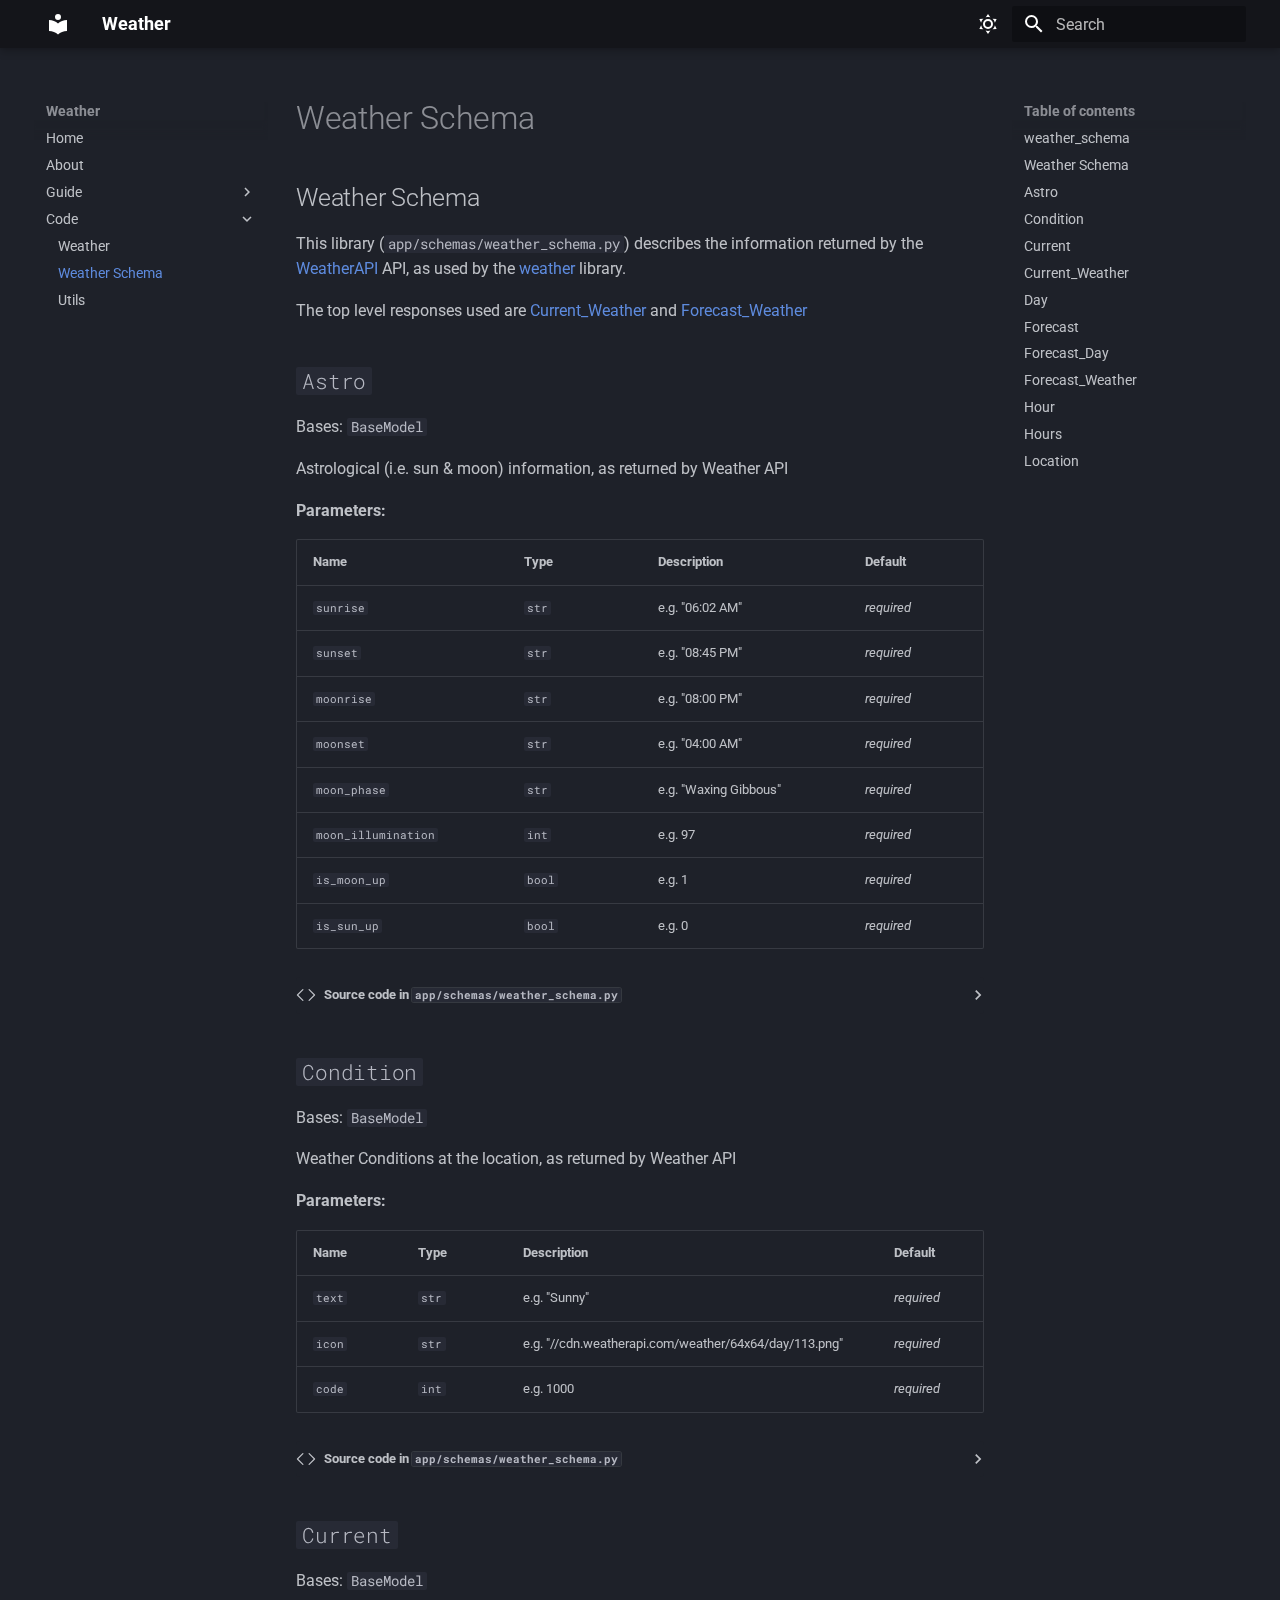
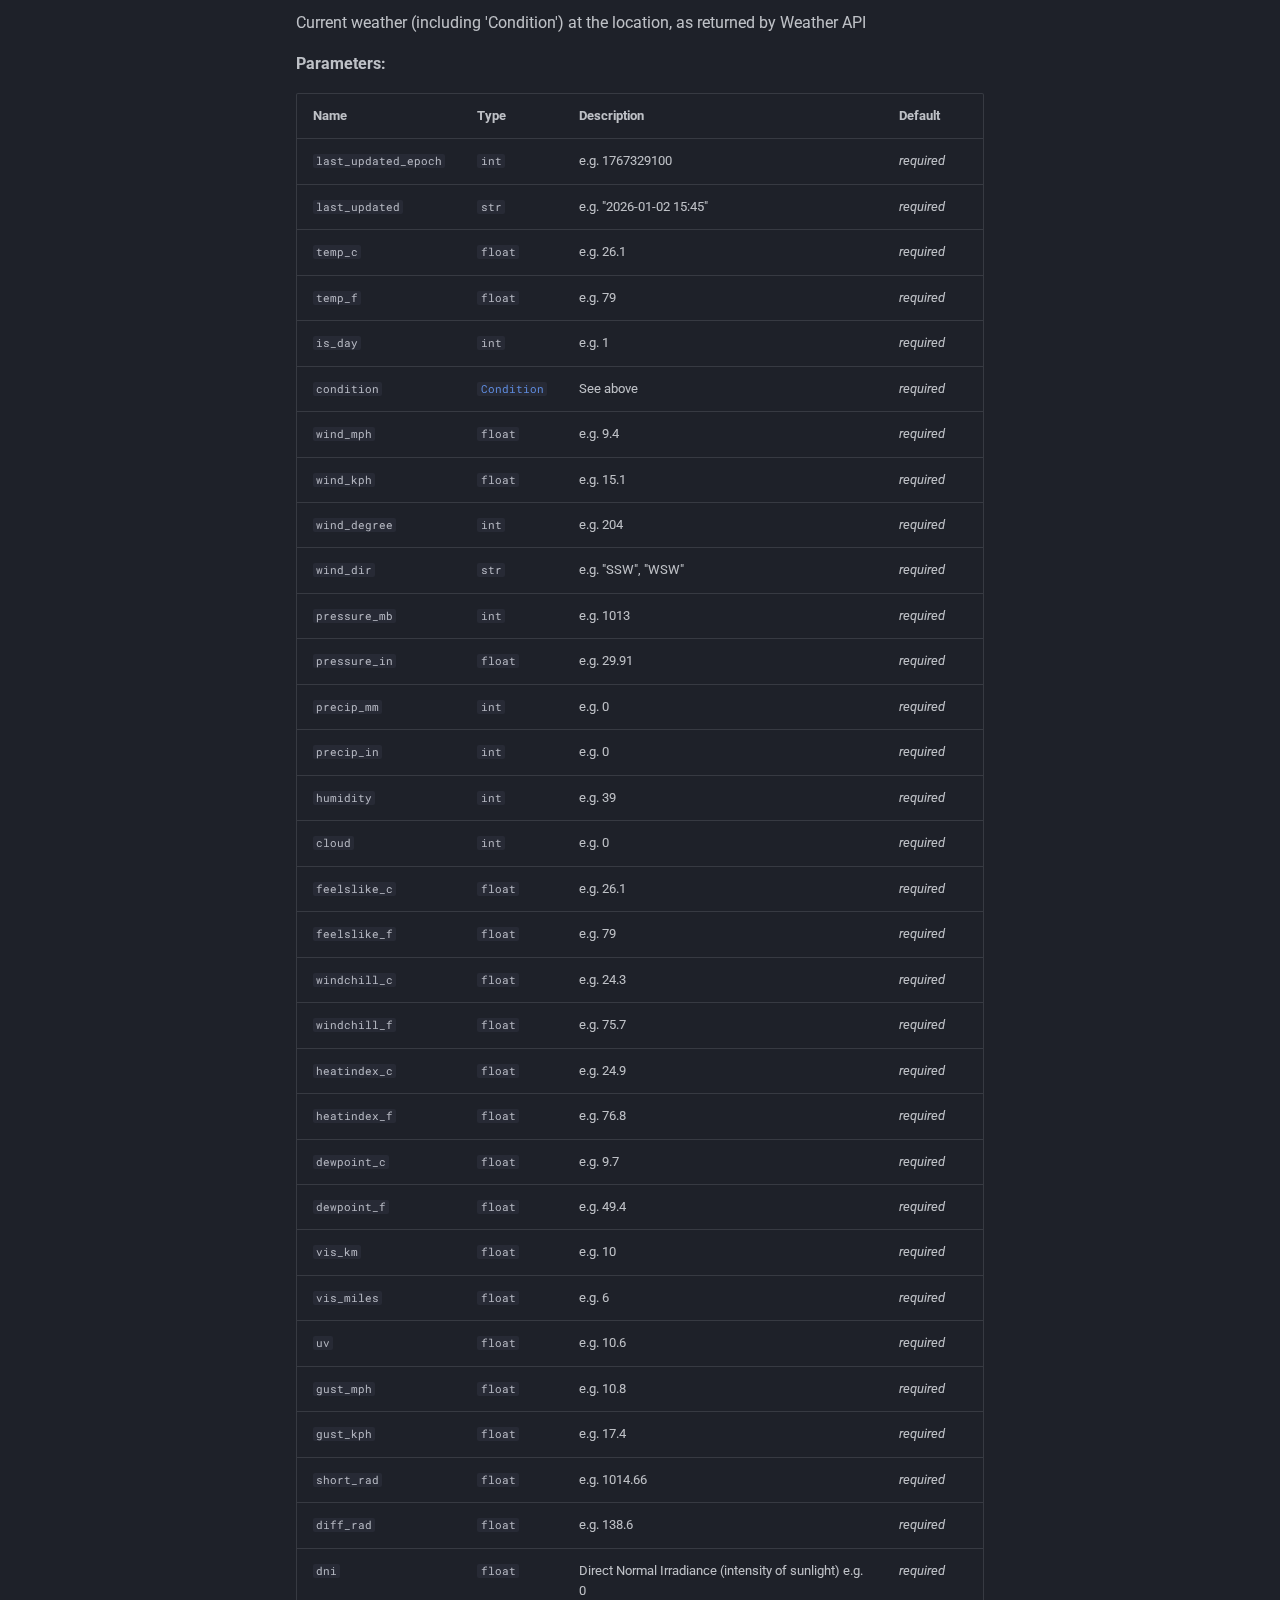
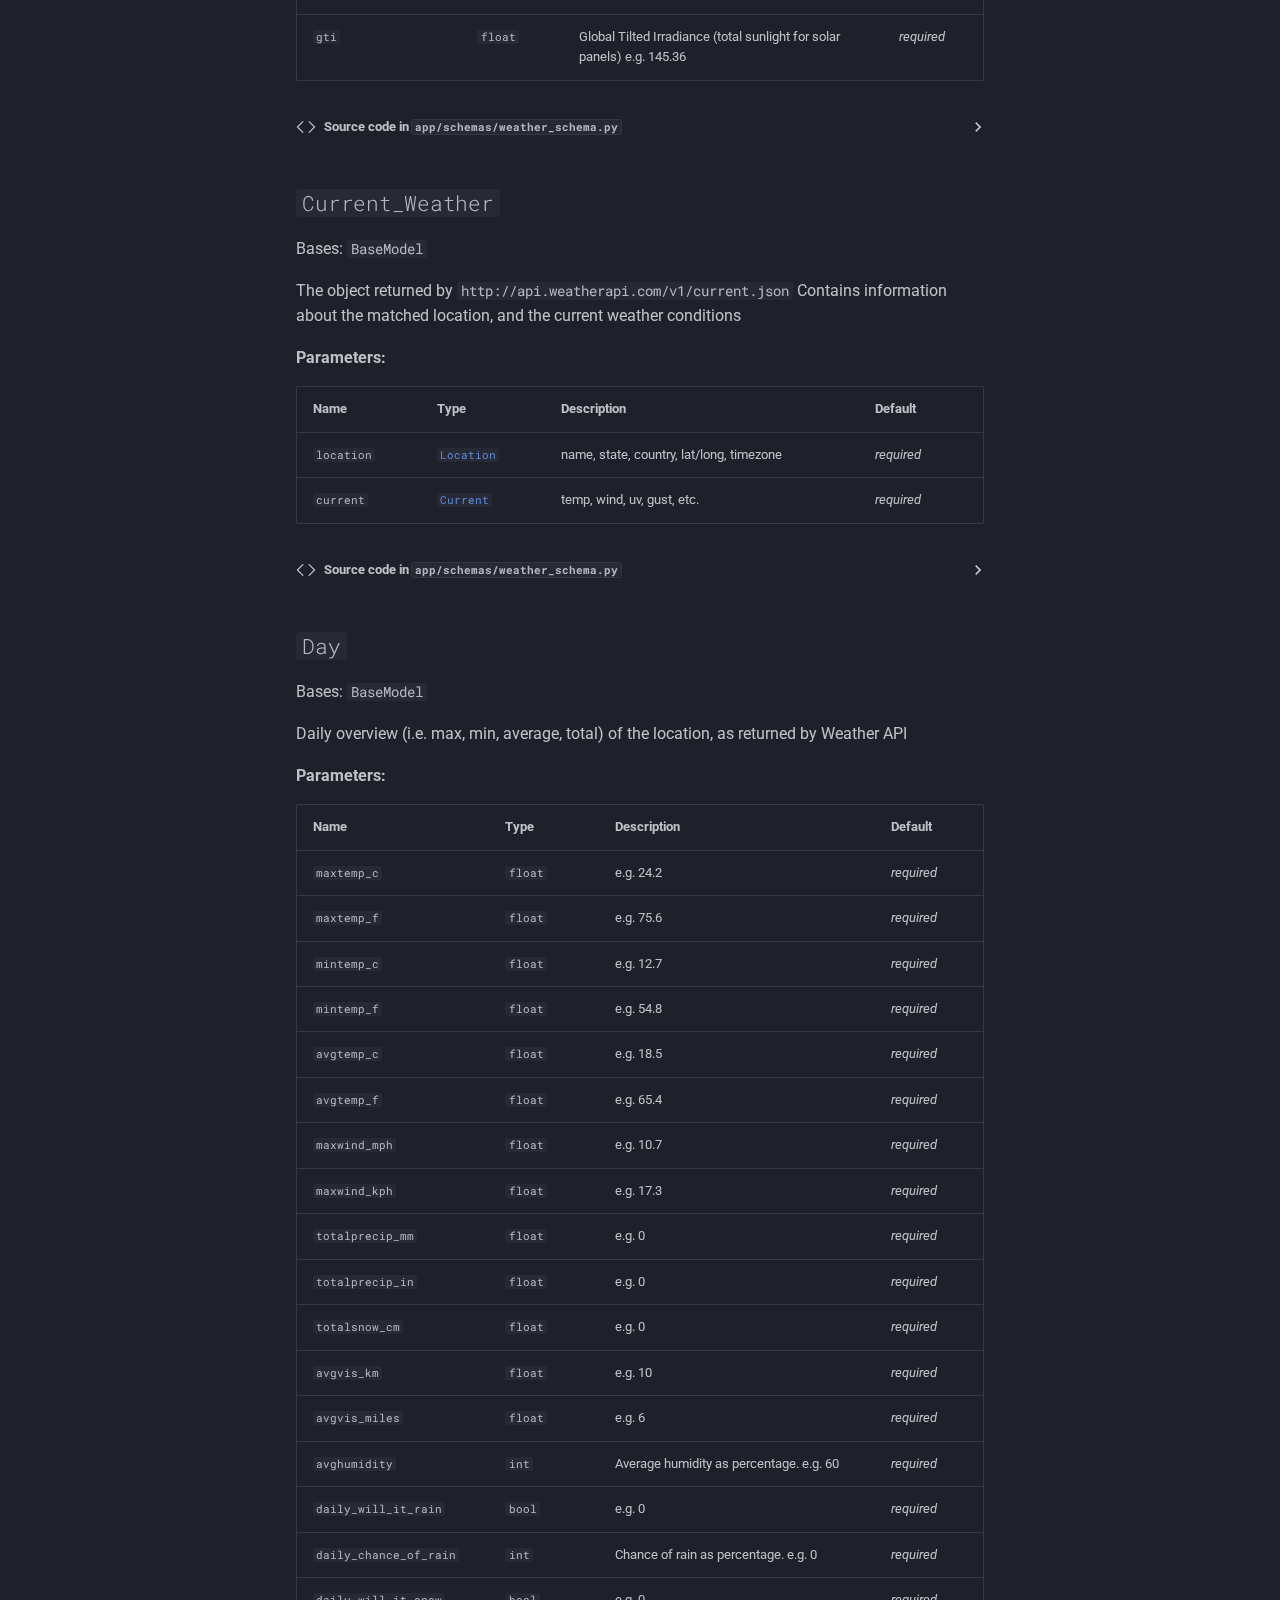
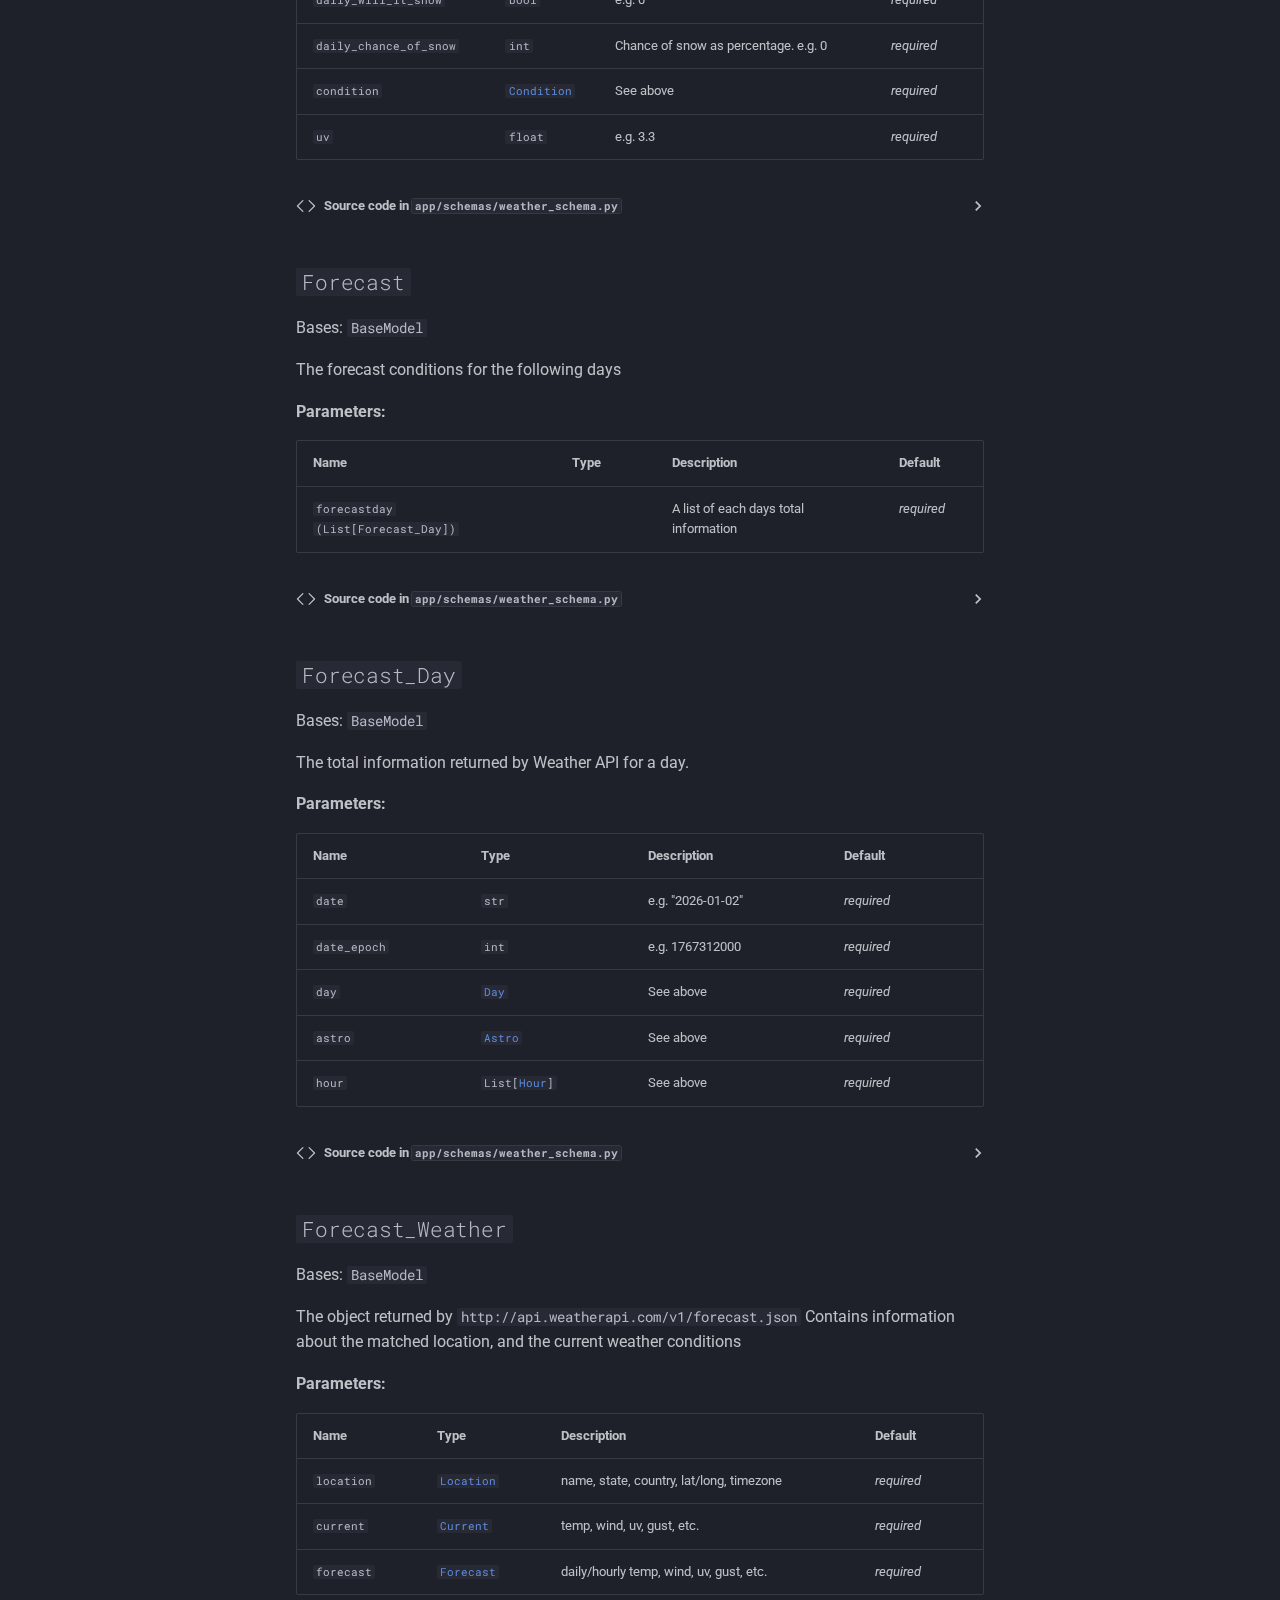
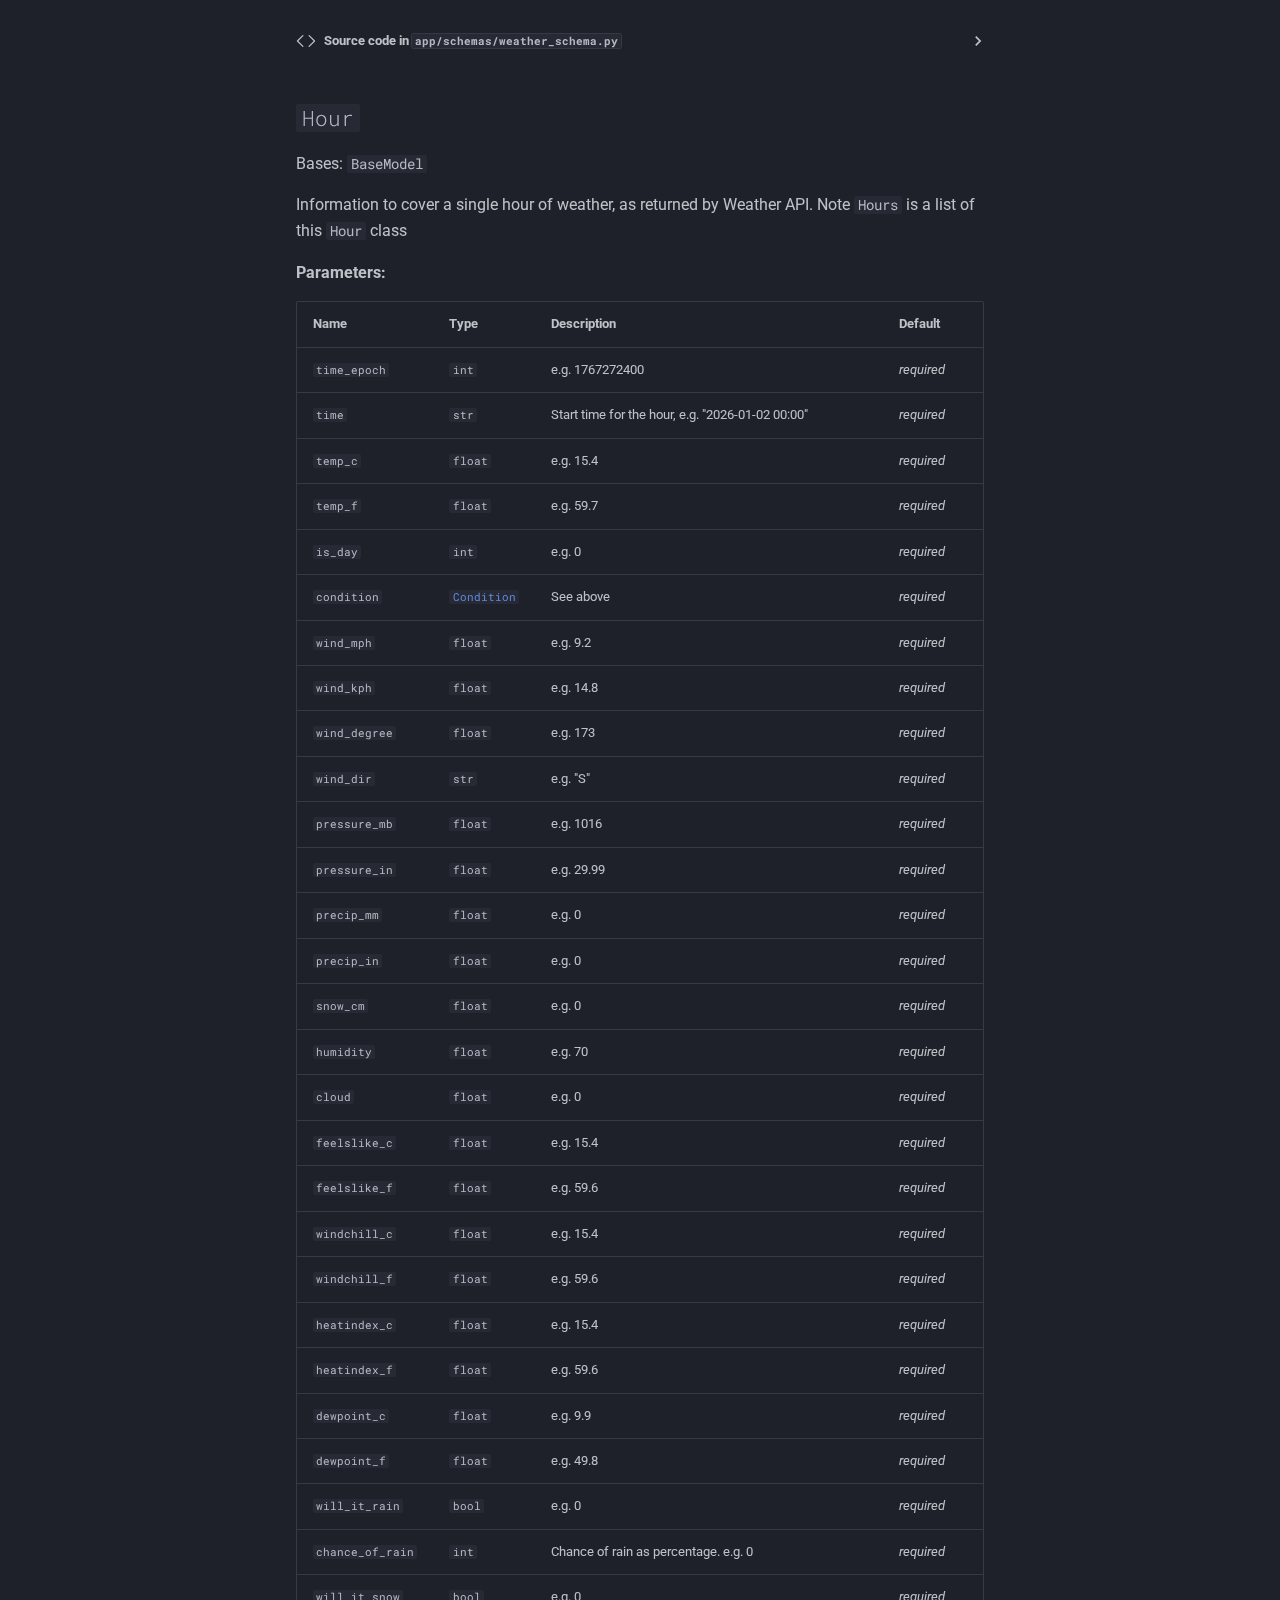
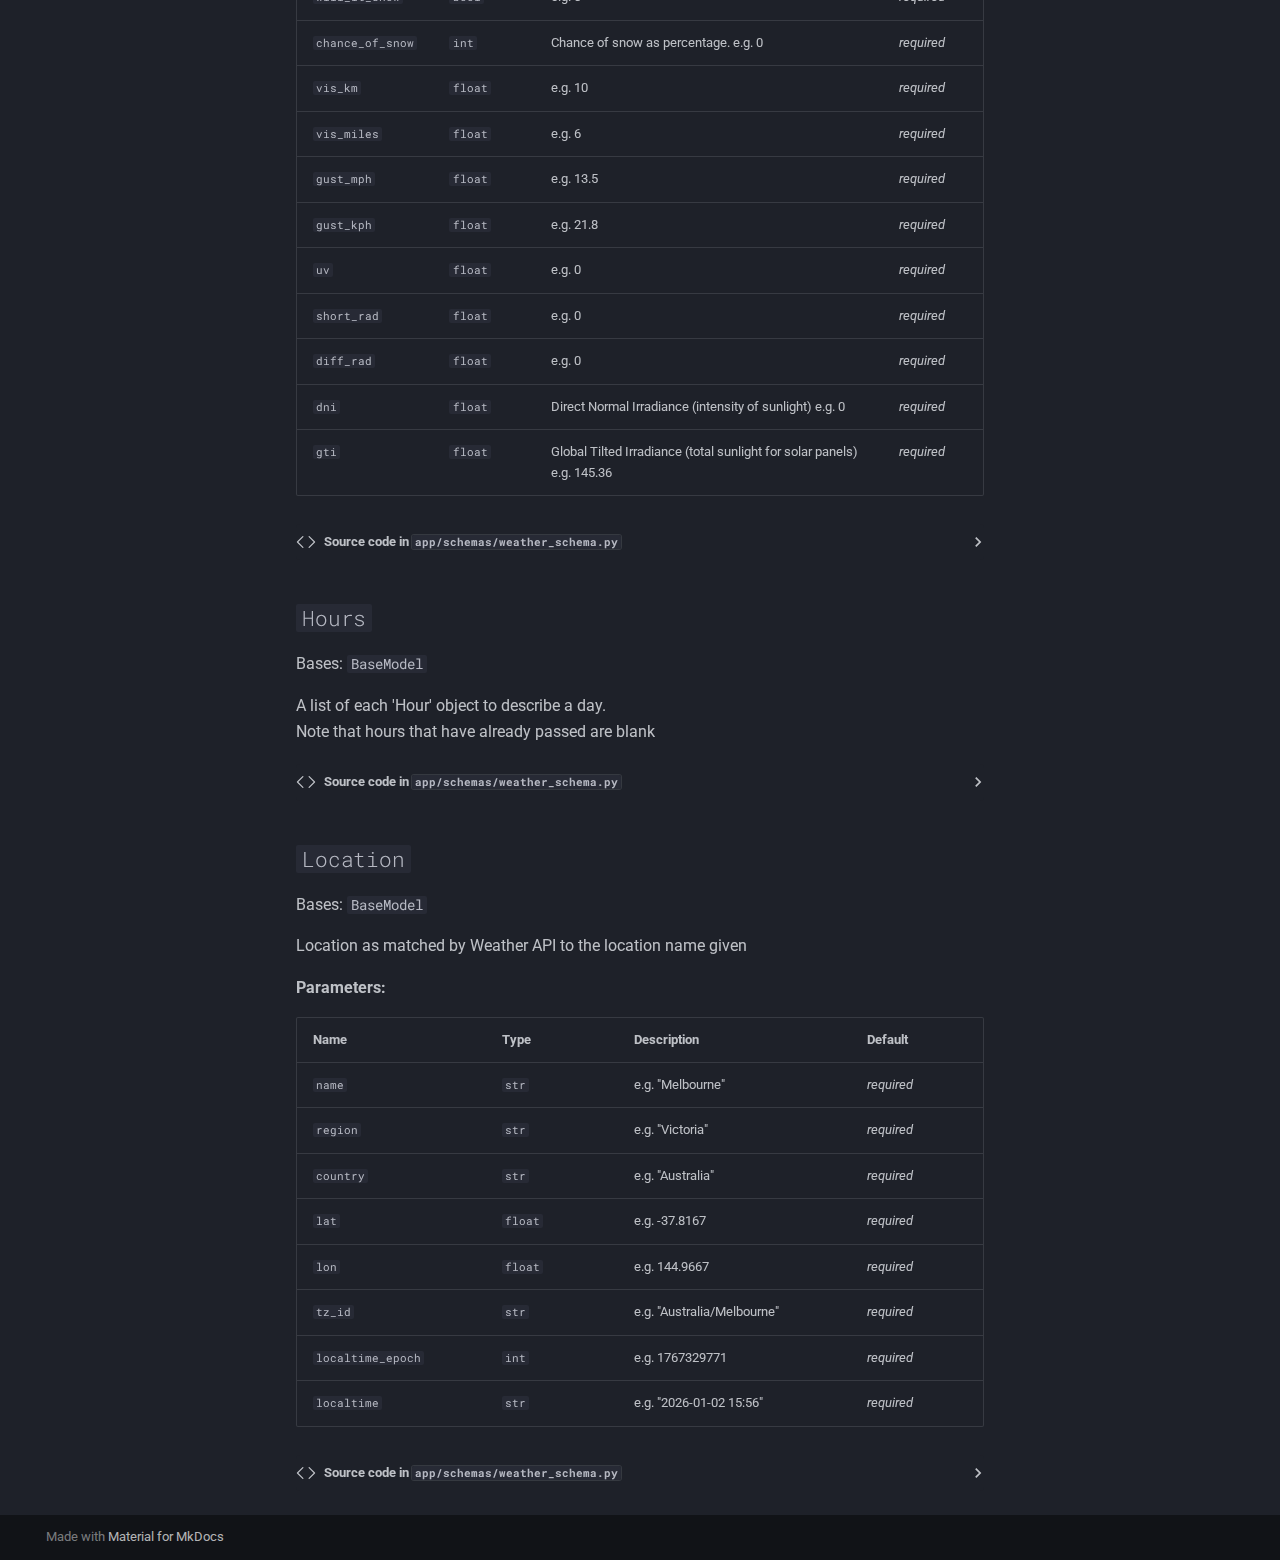
<file: weather_schema/index.html>
<!doctype html>
<html lang="en" class="no-js">
  <head>
    
      <meta charset="utf-8">
      <meta name="viewport" content="width=device-width,initial-scale=1">
      
      
      
      
        <link rel="prev" href="../weather/">
      
      
        <link rel="next" href="../utils/">
      
      
        
      
      
      <link rel="icon" href="../assets/images/favicon.png">
      <meta name="generator" content="mkdocs-1.6.1, mkdocs-material-9.7.1">
    
    
      
        <title>Weather Schema - Weather</title>
      
    
    
      <link rel="stylesheet" href="../assets/stylesheets/main.484c7ddc.min.css">
      
        
        <link rel="stylesheet" href="../assets/stylesheets/palette.ab4e12ef.min.css">
      
      


    
    
      
    
    
      
        
        
        <link rel="preconnect" href="https://fonts.gstatic.com" crossorigin>
        <link rel="stylesheet" href="https://fonts.googleapis.com/css?family=Roboto:300,300i,400,400i,700,700i%7CRoboto+Mono:400,400i,700,700i&display=fallback">
        <style>:root{--md-text-font:"Roboto";--md-code-font:"Roboto Mono"}</style>
      
    
    
      <link rel="stylesheet" href="../assets/_mkdocstrings.css">
    
    <script>__md_scope=new URL("..",location),__md_hash=e=>[...e].reduce(((e,_)=>(e<<5)-e+_.charCodeAt(0)),0),__md_get=(e,_=localStorage,t=__md_scope)=>JSON.parse(_.getItem(t.pathname+"."+e)),__md_set=(e,_,t=localStorage,a=__md_scope)=>{try{t.setItem(a.pathname+"."+e,JSON.stringify(_))}catch(e){}}</script>
    
      

    
    
  </head>
  
  
    
    
      
    
    
    
    
    <body dir="ltr" data-md-color-scheme="slate" data-md-color-primary="black" data-md-color-accent="teal">
  
    
    <input class="md-toggle" data-md-toggle="drawer" type="checkbox" id="__drawer" autocomplete="off">
    <input class="md-toggle" data-md-toggle="search" type="checkbox" id="__search" autocomplete="off">
    <label class="md-overlay" for="__drawer"></label>
    <div data-md-component="skip">
      
        
        <a href="#weather-schema" class="md-skip">
          Skip to content
        </a>
      
    </div>
    <div data-md-component="announce">
      
    </div>
    
    
      

  

<header class="md-header md-header--shadow" data-md-component="header">
  <nav class="md-header__inner md-grid" aria-label="Header">
    <a href=".." title="Weather" class="md-header__button md-logo" aria-label="Weather" data-md-component="logo">
      
  
  <svg xmlns="http://www.w3.org/2000/svg" viewBox="0 0 24 24"><path d="M12 8a3 3 0 0 0 3-3 3 3 0 0 0-3-3 3 3 0 0 0-3 3 3 3 0 0 0 3 3m0 3.54C9.64 9.35 6.5 8 3 8v11c3.5 0 6.64 1.35 9 3.54 2.36-2.19 5.5-3.54 9-3.54V8c-3.5 0-6.64 1.35-9 3.54"/></svg>

    </a>
    <label class="md-header__button md-icon" for="__drawer">
      
      <svg xmlns="http://www.w3.org/2000/svg" viewBox="0 0 24 24"><path d="M3 6h18v2H3zm0 5h18v2H3zm0 5h18v2H3z"/></svg>
    </label>
    <div class="md-header__title" data-md-component="header-title">
      <div class="md-header__ellipsis">
        <div class="md-header__topic">
          <span class="md-ellipsis">
            Weather
          </span>
        </div>
        <div class="md-header__topic" data-md-component="header-topic">
          <span class="md-ellipsis">
            
              Weather Schema
            
          </span>
        </div>
      </div>
    </div>
    
      
        <form class="md-header__option" data-md-component="palette">
  
    
    
    
    <input class="md-option" data-md-color-media="" data-md-color-scheme="slate" data-md-color-primary="black" data-md-color-accent="teal"  aria-label="switch to light mode"  type="radio" name="__palette" id="__palette_0">
    
      <label class="md-header__button md-icon" title="switch to light mode" for="__palette_1" hidden>
        <svg xmlns="http://www.w3.org/2000/svg" viewBox="0 0 24 24"><path d="M12 7a5 5 0 0 1 5 5 5 5 0 0 1-5 5 5 5 0 0 1-5-5 5 5 0 0 1 5-5m0 2a3 3 0 0 0-3 3 3 3 0 0 0 3 3 3 3 0 0 0 3-3 3 3 0 0 0-3-3m0-7 2.39 3.42C13.65 5.15 12.84 5 12 5s-1.65.15-2.39.42zM3.34 7l4.16-.35A7.2 7.2 0 0 0 5.94 8.5c-.44.74-.69 1.5-.83 2.29zm.02 10 1.76-3.77a7.131 7.131 0 0 0 2.38 4.14zM20.65 7l-1.77 3.79a7.02 7.02 0 0 0-2.38-4.15zm-.01 10-4.14.36c.59-.51 1.12-1.14 1.54-1.86.42-.73.69-1.5.83-2.29zM12 22l-2.41-3.44c.74.27 1.55.44 2.41.44.82 0 1.63-.17 2.37-.44z"/></svg>
      </label>
    
  
    
    
    
    <input class="md-option" data-md-color-media="" data-md-color-scheme="default" data-md-color-primary="black" data-md-color-accent="teal"  aria-label="switch to dark mode"  type="radio" name="__palette" id="__palette_1">
    
      <label class="md-header__button md-icon" title="switch to dark mode" for="__palette_0" hidden>
        <svg xmlns="http://www.w3.org/2000/svg" viewBox="0 0 24 24"><path d="m17.75 4.09-2.53 1.94.91 3.06-2.63-1.81-2.63 1.81.91-3.06-2.53-1.94L12.44 4l1.06-3 1.06 3zm3.5 6.91-1.64 1.25.59 1.98-1.7-1.17-1.7 1.17.59-1.98L15.75 11l2.06-.05L18.5 9l.69 1.95zm-2.28 4.95c.83-.08 1.72 1.1 1.19 1.85-.32.45-.66.87-1.08 1.27C15.17 23 8.84 23 4.94 19.07c-3.91-3.9-3.91-10.24 0-14.14.4-.4.82-.76 1.27-1.08.75-.53 1.93.36 1.85 1.19-.27 2.86.69 5.83 2.89 8.02a9.96 9.96 0 0 0 8.02 2.89m-1.64 2.02a12.08 12.08 0 0 1-7.8-3.47c-2.17-2.19-3.33-5-3.49-7.82-2.81 3.14-2.7 7.96.31 10.98 3.02 3.01 7.84 3.12 10.98.31"/></svg>
      </label>
    
  
</form>
      
    
    
      <script>var palette=__md_get("__palette");if(palette&&palette.color){if("(prefers-color-scheme)"===palette.color.media){var media=matchMedia("(prefers-color-scheme: light)"),input=document.querySelector(media.matches?"[data-md-color-media='(prefers-color-scheme: light)']":"[data-md-color-media='(prefers-color-scheme: dark)']");palette.color.media=input.getAttribute("data-md-color-media"),palette.color.scheme=input.getAttribute("data-md-color-scheme"),palette.color.primary=input.getAttribute("data-md-color-primary"),palette.color.accent=input.getAttribute("data-md-color-accent")}for(var[key,value]of Object.entries(palette.color))document.body.setAttribute("data-md-color-"+key,value)}</script>
    
    
    
      
      
        <label class="md-header__button md-icon" for="__search">
          
          <svg xmlns="http://www.w3.org/2000/svg" viewBox="0 0 24 24"><path d="M9.5 3A6.5 6.5 0 0 1 16 9.5c0 1.61-.59 3.09-1.56 4.23l.27.27h.79l5 5-1.5 1.5-5-5v-.79l-.27-.27A6.52 6.52 0 0 1 9.5 16 6.5 6.5 0 0 1 3 9.5 6.5 6.5 0 0 1 9.5 3m0 2C7 5 5 7 5 9.5S7 14 9.5 14 14 12 14 9.5 12 5 9.5 5"/></svg>
        </label>
        <div class="md-search" data-md-component="search" role="dialog">
  <label class="md-search__overlay" for="__search"></label>
  <div class="md-search__inner" role="search">
    <form class="md-search__form" name="search">
      <input type="text" class="md-search__input" name="query" aria-label="Search" placeholder="Search" autocapitalize="off" autocorrect="off" autocomplete="off" spellcheck="false" data-md-component="search-query" required>
      <label class="md-search__icon md-icon" for="__search">
        
        <svg xmlns="http://www.w3.org/2000/svg" viewBox="0 0 24 24"><path d="M9.5 3A6.5 6.5 0 0 1 16 9.5c0 1.61-.59 3.09-1.56 4.23l.27.27h.79l5 5-1.5 1.5-5-5v-.79l-.27-.27A6.52 6.52 0 0 1 9.5 16 6.5 6.5 0 0 1 3 9.5 6.5 6.5 0 0 1 9.5 3m0 2C7 5 5 7 5 9.5S7 14 9.5 14 14 12 14 9.5 12 5 9.5 5"/></svg>
        
        <svg xmlns="http://www.w3.org/2000/svg" viewBox="0 0 24 24"><path d="M20 11v2H8l5.5 5.5-1.42 1.42L4.16 12l7.92-7.92L13.5 5.5 8 11z"/></svg>
      </label>
      <nav class="md-search__options" aria-label="Search">
        
        <button type="reset" class="md-search__icon md-icon" title="Clear" aria-label="Clear" tabindex="-1">
          
          <svg xmlns="http://www.w3.org/2000/svg" viewBox="0 0 24 24"><path d="M19 6.41 17.59 5 12 10.59 6.41 5 5 6.41 10.59 12 5 17.59 6.41 19 12 13.41 17.59 19 19 17.59 13.41 12z"/></svg>
        </button>
      </nav>
      
    </form>
    <div class="md-search__output">
      <div class="md-search__scrollwrap" tabindex="0" data-md-scrollfix>
        <div class="md-search-result" data-md-component="search-result">
          <div class="md-search-result__meta">
            Initializing search
          </div>
          <ol class="md-search-result__list" role="presentation"></ol>
        </div>
      </div>
    </div>
  </div>
</div>
      
    
    
  </nav>
  
</header>
    
    <div class="md-container" data-md-component="container">
      
      
        
          
        
      
      <main class="md-main" data-md-component="main">
        <div class="md-main__inner md-grid">
          
            
              
              <div class="md-sidebar md-sidebar--primary" data-md-component="sidebar" data-md-type="navigation" >
                <div class="md-sidebar__scrollwrap">
                  <div class="md-sidebar__inner">
                    



<nav class="md-nav md-nav--primary" aria-label="Navigation" data-md-level="0">
  <label class="md-nav__title" for="__drawer">
    <a href=".." title="Weather" class="md-nav__button md-logo" aria-label="Weather" data-md-component="logo">
      
  
  <svg xmlns="http://www.w3.org/2000/svg" viewBox="0 0 24 24"><path d="M12 8a3 3 0 0 0 3-3 3 3 0 0 0-3-3 3 3 0 0 0-3 3 3 3 0 0 0 3 3m0 3.54C9.64 9.35 6.5 8 3 8v11c3.5 0 6.64 1.35 9 3.54 2.36-2.19 5.5-3.54 9-3.54V8c-3.5 0-6.64 1.35-9 3.54"/></svg>

    </a>
    Weather
  </label>
  
  <ul class="md-nav__list" data-md-scrollfix>
    
      
      
  
  
  
  
    <li class="md-nav__item">
      <a href=".." class="md-nav__link">
        
  
  
  <span class="md-ellipsis">
    
  
    Home
  

    
  </span>
  
  

      </a>
    </li>
  

    
      
      
  
  
  
  
    <li class="md-nav__item">
      <a href="../about.md" class="md-nav__link">
        
  
  
  <span class="md-ellipsis">
    
  
    About
  

    
  </span>
  
  

      </a>
    </li>
  

    
      
      
  
  
  
  
    
    
    
    
    
    <li class="md-nav__item md-nav__item--nested">
      
        
        
        <input class="md-nav__toggle md-toggle " type="checkbox" id="__nav_3" >
        
          
          <label class="md-nav__link" for="__nav_3" id="__nav_3_label" tabindex="0">
            
  
  
  <span class="md-ellipsis">
    
  
    Guide
  

    
  </span>
  
  

            <span class="md-nav__icon md-icon"></span>
          </label>
        
        <nav class="md-nav" data-md-level="1" aria-labelledby="__nav_3_label" aria-expanded="false">
          <label class="md-nav__title" for="__nav_3">
            <span class="md-nav__icon md-icon"></span>
            
  
    Guide
  

          </label>
          <ul class="md-nav__list" data-md-scrollfix>
            
              
                
  
  
  
  
    <li class="md-nav__item">
      <a href="../getting-started.md" class="md-nav__link">
        
  
  
  <span class="md-ellipsis">
    
  
    Getting Started
  

    
  </span>
  
  

      </a>
    </li>
  

              
            
              
                
  
  
  
  
    <li class="md-nav__item">
      <a href="../advanced.md" class="md-nav__link">
        
  
  
  <span class="md-ellipsis">
    
  
    Advanced
  

    
  </span>
  
  

      </a>
    </li>
  

              
            
          </ul>
        </nav>
      
    </li>
  

    
      
      
  
  
    
  
  
  
    
    
    
    
    
    <li class="md-nav__item md-nav__item--active md-nav__item--nested">
      
        
        
        <input class="md-nav__toggle md-toggle " type="checkbox" id="__nav_4" checked>
        
          
          <label class="md-nav__link" for="__nav_4" id="__nav_4_label" tabindex="0">
            
  
  
  <span class="md-ellipsis">
    
  
    Code
  

    
  </span>
  
  

            <span class="md-nav__icon md-icon"></span>
          </label>
        
        <nav class="md-nav" data-md-level="1" aria-labelledby="__nav_4_label" aria-expanded="true">
          <label class="md-nav__title" for="__nav_4">
            <span class="md-nav__icon md-icon"></span>
            
  
    Code
  

          </label>
          <ul class="md-nav__list" data-md-scrollfix>
            
              
                
  
  
  
  
    <li class="md-nav__item">
      <a href="../weather/" class="md-nav__link">
        
  
  
  <span class="md-ellipsis">
    
  
    Weather
  

    
  </span>
  
  

      </a>
    </li>
  

              
            
              
                
  
  
    
  
  
  
    <li class="md-nav__item md-nav__item--active">
      
      <input class="md-nav__toggle md-toggle" type="checkbox" id="__toc">
      
      
        
      
      
        <label class="md-nav__link md-nav__link--active" for="__toc">
          
  
  
  <span class="md-ellipsis">
    
  
    Weather Schema
  

    
  </span>
  
  

          <span class="md-nav__icon md-icon"></span>
        </label>
      
      <a href="./" class="md-nav__link md-nav__link--active">
        
  
  
  <span class="md-ellipsis">
    
  
    Weather Schema
  

    
  </span>
  
  

      </a>
      
        

<nav class="md-nav md-nav--secondary" aria-label="Table of contents">
  
  
  
    
  
  
    <label class="md-nav__title" for="__toc">
      <span class="md-nav__icon md-icon"></span>
      Table of contents
    </label>
    <ul class="md-nav__list" data-md-component="toc" data-md-scrollfix>
      
        <li class="md-nav__item">
  <a href="#app.schemas.weather_schema" class="md-nav__link">
    <span class="md-ellipsis">
      
        weather_schema
      
    </span>
  </a>
  
</li>
      
        <li class="md-nav__item">
  <a href="#app.schemas.weather_schema--weather-schema" class="md-nav__link">
    <span class="md-ellipsis">
      
        Weather Schema
      
    </span>
  </a>
  
</li>
      
        <li class="md-nav__item">
  <a href="#app.schemas.weather_schema.Astro" class="md-nav__link">
    <span class="md-ellipsis">
      
        Astro
      
    </span>
  </a>
  
</li>
      
        <li class="md-nav__item">
  <a href="#app.schemas.weather_schema.Condition" class="md-nav__link">
    <span class="md-ellipsis">
      
        Condition
      
    </span>
  </a>
  
</li>
      
        <li class="md-nav__item">
  <a href="#app.schemas.weather_schema.Current" class="md-nav__link">
    <span class="md-ellipsis">
      
        Current
      
    </span>
  </a>
  
</li>
      
        <li class="md-nav__item">
  <a href="#app.schemas.weather_schema.Current_Weather" class="md-nav__link">
    <span class="md-ellipsis">
      
        Current_Weather
      
    </span>
  </a>
  
</li>
      
        <li class="md-nav__item">
  <a href="#app.schemas.weather_schema.Day" class="md-nav__link">
    <span class="md-ellipsis">
      
        Day
      
    </span>
  </a>
  
</li>
      
        <li class="md-nav__item">
  <a href="#app.schemas.weather_schema.Forecast" class="md-nav__link">
    <span class="md-ellipsis">
      
        Forecast
      
    </span>
  </a>
  
</li>
      
        <li class="md-nav__item">
  <a href="#app.schemas.weather_schema.Forecast_Day" class="md-nav__link">
    <span class="md-ellipsis">
      
        Forecast_Day
      
    </span>
  </a>
  
</li>
      
        <li class="md-nav__item">
  <a href="#app.schemas.weather_schema.Forecast_Weather" class="md-nav__link">
    <span class="md-ellipsis">
      
        Forecast_Weather
      
    </span>
  </a>
  
</li>
      
        <li class="md-nav__item">
  <a href="#app.schemas.weather_schema.Hour" class="md-nav__link">
    <span class="md-ellipsis">
      
        Hour
      
    </span>
  </a>
  
</li>
      
        <li class="md-nav__item">
  <a href="#app.schemas.weather_schema.Hours" class="md-nav__link">
    <span class="md-ellipsis">
      
        Hours
      
    </span>
  </a>
  
</li>
      
        <li class="md-nav__item">
  <a href="#app.schemas.weather_schema.Location" class="md-nav__link">
    <span class="md-ellipsis">
      
        Location
      
    </span>
  </a>
  
</li>
      
    </ul>
  
</nav>
      
    </li>
  

              
            
              
                
  
  
  
  
    <li class="md-nav__item">
      <a href="../utils/" class="md-nav__link">
        
  
  
  <span class="md-ellipsis">
    
  
    Utils
  

    
  </span>
  
  

      </a>
    </li>
  

              
            
          </ul>
        </nav>
      
    </li>
  

    
  </ul>
</nav>
                  </div>
                </div>
              </div>
            
            
              
              <div class="md-sidebar md-sidebar--secondary" data-md-component="sidebar" data-md-type="toc" >
                <div class="md-sidebar__scrollwrap">
                  <div class="md-sidebar__inner">
                    

<nav class="md-nav md-nav--secondary" aria-label="Table of contents">
  
  
  
    
  
  
    <label class="md-nav__title" for="__toc">
      <span class="md-nav__icon md-icon"></span>
      Table of contents
    </label>
    <ul class="md-nav__list" data-md-component="toc" data-md-scrollfix>
      
        <li class="md-nav__item">
  <a href="#app.schemas.weather_schema" class="md-nav__link">
    <span class="md-ellipsis">
      
        weather_schema
      
    </span>
  </a>
  
</li>
      
        <li class="md-nav__item">
  <a href="#app.schemas.weather_schema--weather-schema" class="md-nav__link">
    <span class="md-ellipsis">
      
        Weather Schema
      
    </span>
  </a>
  
</li>
      
        <li class="md-nav__item">
  <a href="#app.schemas.weather_schema.Astro" class="md-nav__link">
    <span class="md-ellipsis">
      
        Astro
      
    </span>
  </a>
  
</li>
      
        <li class="md-nav__item">
  <a href="#app.schemas.weather_schema.Condition" class="md-nav__link">
    <span class="md-ellipsis">
      
        Condition
      
    </span>
  </a>
  
</li>
      
        <li class="md-nav__item">
  <a href="#app.schemas.weather_schema.Current" class="md-nav__link">
    <span class="md-ellipsis">
      
        Current
      
    </span>
  </a>
  
</li>
      
        <li class="md-nav__item">
  <a href="#app.schemas.weather_schema.Current_Weather" class="md-nav__link">
    <span class="md-ellipsis">
      
        Current_Weather
      
    </span>
  </a>
  
</li>
      
        <li class="md-nav__item">
  <a href="#app.schemas.weather_schema.Day" class="md-nav__link">
    <span class="md-ellipsis">
      
        Day
      
    </span>
  </a>
  
</li>
      
        <li class="md-nav__item">
  <a href="#app.schemas.weather_schema.Forecast" class="md-nav__link">
    <span class="md-ellipsis">
      
        Forecast
      
    </span>
  </a>
  
</li>
      
        <li class="md-nav__item">
  <a href="#app.schemas.weather_schema.Forecast_Day" class="md-nav__link">
    <span class="md-ellipsis">
      
        Forecast_Day
      
    </span>
  </a>
  
</li>
      
        <li class="md-nav__item">
  <a href="#app.schemas.weather_schema.Forecast_Weather" class="md-nav__link">
    <span class="md-ellipsis">
      
        Forecast_Weather
      
    </span>
  </a>
  
</li>
      
        <li class="md-nav__item">
  <a href="#app.schemas.weather_schema.Hour" class="md-nav__link">
    <span class="md-ellipsis">
      
        Hour
      
    </span>
  </a>
  
</li>
      
        <li class="md-nav__item">
  <a href="#app.schemas.weather_schema.Hours" class="md-nav__link">
    <span class="md-ellipsis">
      
        Hours
      
    </span>
  </a>
  
</li>
      
        <li class="md-nav__item">
  <a href="#app.schemas.weather_schema.Location" class="md-nav__link">
    <span class="md-ellipsis">
      
        Location
      
    </span>
  </a>
  
</li>
      
    </ul>
  
</nav>
                  </div>
                </div>
              </div>
            
          
          
            <div class="md-content" data-md-component="content">
              
              <article class="md-content__inner md-typeset">
                
                  



<h1 id="weather-schema">Weather Schema</h1>


<div class="doc doc-object doc-module">



<a id="app.schemas.weather_schema"></a>
    <div class="doc doc-contents first">

        <h2 id="app.schemas.weather_schema--weather-schema">Weather Schema</h2>
<p>This library (<code>app/schemas/weather_schema.py</code>) describes the information
returned by the <a href="https://www.weatherapi.com/docs/#weather-icons">WeatherAPI</a>
API, as used by the <a href="../weather/">weather</a> library.</p>
<p>The top level responses used are <a href="#app.schemas.weather_schema--Current_Weather">Current_Weather</a> and
<a href="#app.schemas.weather_schema--Forecast_Weather">Forecast_Weather</a></p>










<div class="doc doc-children">









<div class="doc doc-object doc-class">



<h2 id="app.schemas.weather_schema.Astro" class="doc doc-heading">
            <code>Astro</code>


</h2>


    <div class="doc doc-contents ">
            <p class="doc doc-class-bases">
              Bases: <code><span title="pydantic.BaseModel">BaseModel</span></code></p>



        <p>Astrological (i.e. sun &amp; moon) information, as returned by Weather API</p>


<p><span class="doc-section-title">Parameters:</span></p>
    <table>
      <thead>
        <tr>
          <th>Name</th>
          <th>Type</th>
          <th>Description</th>
          <th>Default</th>
        </tr>
      </thead>
      <tbody>
          <tr class="doc-section-item">
            <td>
                <code>sunrise</code>
            </td>
            <td>
                  <code><span title="str">str</span></code>
            </td>
            <td>
              <div class="doc-md-description">
                <p>e.g. "06:02 AM"</p>
              </div>
            </td>
            <td>
                <em>required</em>
            </td>
          </tr>
          <tr class="doc-section-item">
            <td>
                <code>sunset</code>
            </td>
            <td>
                  <code><span title="str">str</span></code>
            </td>
            <td>
              <div class="doc-md-description">
                <p>e.g. "08:45 PM"</p>
              </div>
            </td>
            <td>
                <em>required</em>
            </td>
          </tr>
          <tr class="doc-section-item">
            <td>
                <code>moonrise</code>
            </td>
            <td>
                  <code><span title="str">str</span></code>
            </td>
            <td>
              <div class="doc-md-description">
                <p>e.g. "08:00 PM"</p>
              </div>
            </td>
            <td>
                <em>required</em>
            </td>
          </tr>
          <tr class="doc-section-item">
            <td>
                <code>moonset</code>
            </td>
            <td>
                  <code><span title="str">str</span></code>
            </td>
            <td>
              <div class="doc-md-description">
                <p>e.g. "04:00 AM"</p>
              </div>
            </td>
            <td>
                <em>required</em>
            </td>
          </tr>
          <tr class="doc-section-item">
            <td>
                <code>moon_phase</code>
            </td>
            <td>
                  <code><span title="str">str</span></code>
            </td>
            <td>
              <div class="doc-md-description">
                <p>e.g. "Waxing Gibbous"</p>
              </div>
            </td>
            <td>
                <em>required</em>
            </td>
          </tr>
          <tr class="doc-section-item">
            <td>
                <code>moon_illumination</code>
            </td>
            <td>
                  <code><span title="int">int</span></code>
            </td>
            <td>
              <div class="doc-md-description">
                <p>e.g. 97</p>
              </div>
            </td>
            <td>
                <em>required</em>
            </td>
          </tr>
          <tr class="doc-section-item">
            <td>
                <code>is_moon_up</code>
            </td>
            <td>
                  <code><span title="bool">bool</span></code>
            </td>
            <td>
              <div class="doc-md-description">
                <p>e.g. 1</p>
              </div>
            </td>
            <td>
                <em>required</em>
            </td>
          </tr>
          <tr class="doc-section-item">
            <td>
                <code>is_sun_up</code>
            </td>
            <td>
                  <code><span title="bool">bool</span></code>
            </td>
            <td>
              <div class="doc-md-description">
                <p>e.g. 0</p>
              </div>
            </td>
            <td>
                <em>required</em>
            </td>
          </tr>
      </tbody>
    </table>








              <details class="mkdocstrings-source">
                <summary>Source code in <code>app/schemas/weather_schema.py</code></summary>
                <div class="highlight"><table class="highlighttable"><tr><td class="linenos"><div class="linenodiv"><pre><span></span><span class="normal">180</span>
<span class="normal">181</span>
<span class="normal">182</span>
<span class="normal">183</span>
<span class="normal">184</span>
<span class="normal">185</span>
<span class="normal">186</span>
<span class="normal">187</span>
<span class="normal">188</span>
<span class="normal">189</span>
<span class="normal">190</span>
<span class="normal">191</span>
<span class="normal">192</span>
<span class="normal">193</span>
<span class="normal">194</span>
<span class="normal">195</span>
<span class="normal">196</span>
<span class="normal">197</span>
<span class="normal">198</span>
<span class="normal">199</span>
<span class="normal">200</span>
<span class="normal">201</span>
<span class="normal">202</span></pre></div></td><td class="code"><div><pre><span></span><code><span class="k">class</span><span class="w"> </span><span class="nc">Astro</span><span class="p">(</span><span class="n">BaseModel</span><span class="p">):</span>
<span class="w">    </span><span class="sd">&quot;&quot;&quot;</span>
<span class="sd">    Astrological (i.e. sun &amp; moon) information, as returned by Weather API</span>

<span class="sd">    Args:</span>
<span class="sd">        sunrise (str): e.g. &quot;06:02 AM&quot;</span>
<span class="sd">        sunset (str): e.g. &quot;08:45 PM&quot;</span>
<span class="sd">        moonrise (str): e.g. &quot;08:00 PM&quot;</span>
<span class="sd">        moonset (str): e.g. &quot;04:00 AM&quot;</span>
<span class="sd">        moon_phase (str): e.g. &quot;Waxing Gibbous&quot;</span>
<span class="sd">        moon_illumination (int): e.g. 97</span>
<span class="sd">        is_moon_up (bool): e.g. 1</span>
<span class="sd">        is_sun_up (bool): e.g. 0</span>
<span class="sd">    &quot;&quot;&quot;</span>

    <span class="n">sunrise</span><span class="p">:</span> <span class="nb">str</span>
    <span class="n">sunset</span><span class="p">:</span> <span class="nb">str</span>
    <span class="n">moonrise</span><span class="p">:</span> <span class="nb">str</span>
    <span class="n">moonset</span><span class="p">:</span> <span class="nb">str</span>
    <span class="n">moon_phase</span><span class="p">:</span> <span class="nb">str</span>
    <span class="n">moon_illumination</span><span class="p">:</span> <span class="nb">int</span>
    <span class="n">is_moon_up</span><span class="p">:</span> <span class="nb">bool</span>
    <span class="n">is_sun_up</span><span class="p">:</span> <span class="nb">bool</span>
</code></pre></div></td></tr></table></div>
              </details>



<div class="doc doc-children">












  </div>

    </div>

</div>

<div class="doc doc-object doc-class">



<h2 id="app.schemas.weather_schema.Condition" class="doc doc-heading">
            <code>Condition</code>


</h2>


    <div class="doc doc-contents ">
            <p class="doc doc-class-bases">
              Bases: <code><span title="pydantic.BaseModel">BaseModel</span></code></p>



        <p>Weather Conditions at the location, as returned by Weather API</p>


<p><span class="doc-section-title">Parameters:</span></p>
    <table>
      <thead>
        <tr>
          <th>Name</th>
          <th>Type</th>
          <th>Description</th>
          <th>Default</th>
        </tr>
      </thead>
      <tbody>
          <tr class="doc-section-item">
            <td>
                <code>text</code>
            </td>
            <td>
                  <code><span title="str">str</span></code>
            </td>
            <td>
              <div class="doc-md-description">
                <p>e.g. "Sunny"</p>
              </div>
            </td>
            <td>
                <em>required</em>
            </td>
          </tr>
          <tr class="doc-section-item">
            <td>
                <code>icon</code>
            </td>
            <td>
                  <code><span title="str">str</span></code>
            </td>
            <td>
              <div class="doc-md-description">
                <p>e.g. "//cdn.weatherapi.com/weather/64x64/day/113.png"</p>
              </div>
            </td>
            <td>
                <em>required</em>
            </td>
          </tr>
          <tr class="doc-section-item">
            <td>
                <code>code</code>
            </td>
            <td>
                  <code><span title="int">int</span></code>
            </td>
            <td>
              <div class="doc-md-description">
                <p>e.g. 1000</p>
              </div>
            </td>
            <td>
                <em>required</em>
            </td>
          </tr>
      </tbody>
    </table>








              <details class="mkdocstrings-source">
                <summary>Source code in <code>app/schemas/weather_schema.py</code></summary>
                <div class="highlight"><table class="highlighttable"><tr><td class="linenos"><div class="linenodiv"><pre><span></span><span class="normal">41</span>
<span class="normal">42</span>
<span class="normal">43</span>
<span class="normal">44</span>
<span class="normal">45</span>
<span class="normal">46</span>
<span class="normal">47</span>
<span class="normal">48</span>
<span class="normal">49</span>
<span class="normal">50</span>
<span class="normal">51</span>
<span class="normal">52</span>
<span class="normal">53</span></pre></div></td><td class="code"><div><pre><span></span><code><span class="k">class</span><span class="w"> </span><span class="nc">Condition</span><span class="p">(</span><span class="n">BaseModel</span><span class="p">):</span>
<span class="w">    </span><span class="sd">&quot;&quot;&quot;</span>
<span class="sd">    Weather Conditions at the location, as returned by Weather API</span>

<span class="sd">    Args:</span>
<span class="sd">        text (str): e.g. &quot;Sunny&quot;</span>
<span class="sd">        icon (str): e.g. &quot;//cdn.weatherapi.com/weather/64x64/day/113.png&quot;</span>
<span class="sd">        code (int): e.g. 1000</span>
<span class="sd">    &quot;&quot;&quot;</span>

    <span class="n">text</span><span class="p">:</span> <span class="nb">str</span>
    <span class="n">icon</span><span class="p">:</span> <span class="nb">str</span>
    <span class="n">code</span><span class="p">:</span> <span class="nb">int</span>
</code></pre></div></td></tr></table></div>
              </details>



<div class="doc doc-children">












  </div>

    </div>

</div>

<div class="doc doc-object doc-class">



<h2 id="app.schemas.weather_schema.Current" class="doc doc-heading">
            <code>Current</code>


</h2>


    <div class="doc doc-contents ">
            <p class="doc doc-class-bases">
              Bases: <code><span title="pydantic.BaseModel">BaseModel</span></code></p>



        <p>Current weather (including 'Condition') at the location, as returned by Weather API</p>


<p><span class="doc-section-title">Parameters:</span></p>
    <table>
      <thead>
        <tr>
          <th>Name</th>
          <th>Type</th>
          <th>Description</th>
          <th>Default</th>
        </tr>
      </thead>
      <tbody>
          <tr class="doc-section-item">
            <td>
                <code>last_updated_epoch</code>
            </td>
            <td>
                  <code><span title="int">int</span></code>
            </td>
            <td>
              <div class="doc-md-description">
                <p>e.g. 1767329100</p>
              </div>
            </td>
            <td>
                <em>required</em>
            </td>
          </tr>
          <tr class="doc-section-item">
            <td>
                <code>last_updated</code>
            </td>
            <td>
                  <code><span title="str">str</span></code>
            </td>
            <td>
              <div class="doc-md-description">
                <p>e.g. "2026-01-02 15:45"</p>
              </div>
            </td>
            <td>
                <em>required</em>
            </td>
          </tr>
          <tr class="doc-section-item">
            <td>
                <code>temp_c</code>
            </td>
            <td>
                  <code><span title="float">float</span></code>
            </td>
            <td>
              <div class="doc-md-description">
                <p>e.g. 26.1</p>
              </div>
            </td>
            <td>
                <em>required</em>
            </td>
          </tr>
          <tr class="doc-section-item">
            <td>
                <code>temp_f</code>
            </td>
            <td>
                  <code><span title="float">float</span></code>
            </td>
            <td>
              <div class="doc-md-description">
                <p>e.g. 79</p>
              </div>
            </td>
            <td>
                <em>required</em>
            </td>
          </tr>
          <tr class="doc-section-item">
            <td>
                <code>is_day</code>
            </td>
            <td>
                  <code><span title="int">int</span></code>
            </td>
            <td>
              <div class="doc-md-description">
                <p>e.g. 1</p>
              </div>
            </td>
            <td>
                <em>required</em>
            </td>
          </tr>
          <tr class="doc-section-item">
            <td>
                <code>condition</code>
            </td>
            <td>
                  <code><a class="autorefs autorefs-internal" title="Condition (app.schemas.weather_schema.Condition)" href="#app.schemas.weather_schema.Condition">Condition</a></code>
            </td>
            <td>
              <div class="doc-md-description">
                <p>See above</p>
              </div>
            </td>
            <td>
                <em>required</em>
            </td>
          </tr>
          <tr class="doc-section-item">
            <td>
                <code>wind_mph</code>
            </td>
            <td>
                  <code><span title="float">float</span></code>
            </td>
            <td>
              <div class="doc-md-description">
                <p>e.g. 9.4</p>
              </div>
            </td>
            <td>
                <em>required</em>
            </td>
          </tr>
          <tr class="doc-section-item">
            <td>
                <code>wind_kph</code>
            </td>
            <td>
                  <code><span title="float">float</span></code>
            </td>
            <td>
              <div class="doc-md-description">
                <p>e.g. 15.1</p>
              </div>
            </td>
            <td>
                <em>required</em>
            </td>
          </tr>
          <tr class="doc-section-item">
            <td>
                <code>wind_degree</code>
            </td>
            <td>
                  <code><span title="int">int</span></code>
            </td>
            <td>
              <div class="doc-md-description">
                <p>e.g. 204</p>
              </div>
            </td>
            <td>
                <em>required</em>
            </td>
          </tr>
          <tr class="doc-section-item">
            <td>
                <code>wind_dir</code>
            </td>
            <td>
                  <code><span title="str">str</span></code>
            </td>
            <td>
              <div class="doc-md-description">
                <p>e.g. "SSW", "WSW"</p>
              </div>
            </td>
            <td>
                <em>required</em>
            </td>
          </tr>
          <tr class="doc-section-item">
            <td>
                <code>pressure_mb</code>
            </td>
            <td>
                  <code><span title="int">int</span></code>
            </td>
            <td>
              <div class="doc-md-description">
                <p>e.g. 1013</p>
              </div>
            </td>
            <td>
                <em>required</em>
            </td>
          </tr>
          <tr class="doc-section-item">
            <td>
                <code>pressure_in</code>
            </td>
            <td>
                  <code><span title="float">float</span></code>
            </td>
            <td>
              <div class="doc-md-description">
                <p>e.g. 29.91</p>
              </div>
            </td>
            <td>
                <em>required</em>
            </td>
          </tr>
          <tr class="doc-section-item">
            <td>
                <code>precip_mm</code>
            </td>
            <td>
                  <code><span title="int">int</span></code>
            </td>
            <td>
              <div class="doc-md-description">
                <p>e.g. 0</p>
              </div>
            </td>
            <td>
                <em>required</em>
            </td>
          </tr>
          <tr class="doc-section-item">
            <td>
                <code>precip_in</code>
            </td>
            <td>
                  <code><span title="int">int</span></code>
            </td>
            <td>
              <div class="doc-md-description">
                <p>e.g. 0</p>
              </div>
            </td>
            <td>
                <em>required</em>
            </td>
          </tr>
          <tr class="doc-section-item">
            <td>
                <code>humidity</code>
            </td>
            <td>
                  <code><span title="int">int</span></code>
            </td>
            <td>
              <div class="doc-md-description">
                <p>e.g. 39</p>
              </div>
            </td>
            <td>
                <em>required</em>
            </td>
          </tr>
          <tr class="doc-section-item">
            <td>
                <code>cloud</code>
            </td>
            <td>
                  <code><span title="int">int</span></code>
            </td>
            <td>
              <div class="doc-md-description">
                <p>e.g. 0</p>
              </div>
            </td>
            <td>
                <em>required</em>
            </td>
          </tr>
          <tr class="doc-section-item">
            <td>
                <code>feelslike_c</code>
            </td>
            <td>
                  <code><span title="float">float</span></code>
            </td>
            <td>
              <div class="doc-md-description">
                <p>e.g. 26.1</p>
              </div>
            </td>
            <td>
                <em>required</em>
            </td>
          </tr>
          <tr class="doc-section-item">
            <td>
                <code>feelslike_f</code>
            </td>
            <td>
                  <code><span title="float">float</span></code>
            </td>
            <td>
              <div class="doc-md-description">
                <p>e.g. 79</p>
              </div>
            </td>
            <td>
                <em>required</em>
            </td>
          </tr>
          <tr class="doc-section-item">
            <td>
                <code>windchill_c</code>
            </td>
            <td>
                  <code><span title="float">float</span></code>
            </td>
            <td>
              <div class="doc-md-description">
                <p>e.g. 24.3</p>
              </div>
            </td>
            <td>
                <em>required</em>
            </td>
          </tr>
          <tr class="doc-section-item">
            <td>
                <code>windchill_f</code>
            </td>
            <td>
                  <code><span title="float">float</span></code>
            </td>
            <td>
              <div class="doc-md-description">
                <p>e.g. 75.7</p>
              </div>
            </td>
            <td>
                <em>required</em>
            </td>
          </tr>
          <tr class="doc-section-item">
            <td>
                <code>heatindex_c</code>
            </td>
            <td>
                  <code><span title="float">float</span></code>
            </td>
            <td>
              <div class="doc-md-description">
                <p>e.g. 24.9</p>
              </div>
            </td>
            <td>
                <em>required</em>
            </td>
          </tr>
          <tr class="doc-section-item">
            <td>
                <code>heatindex_f</code>
            </td>
            <td>
                  <code><span title="float">float</span></code>
            </td>
            <td>
              <div class="doc-md-description">
                <p>e.g. 76.8</p>
              </div>
            </td>
            <td>
                <em>required</em>
            </td>
          </tr>
          <tr class="doc-section-item">
            <td>
                <code>dewpoint_c</code>
            </td>
            <td>
                  <code><span title="float">float</span></code>
            </td>
            <td>
              <div class="doc-md-description">
                <p>e.g. 9.7</p>
              </div>
            </td>
            <td>
                <em>required</em>
            </td>
          </tr>
          <tr class="doc-section-item">
            <td>
                <code>dewpoint_f</code>
            </td>
            <td>
                  <code><span title="float">float</span></code>
            </td>
            <td>
              <div class="doc-md-description">
                <p>e.g. 49.4</p>
              </div>
            </td>
            <td>
                <em>required</em>
            </td>
          </tr>
          <tr class="doc-section-item">
            <td>
                <code>vis_km</code>
            </td>
            <td>
                  <code><span title="float">float</span></code>
            </td>
            <td>
              <div class="doc-md-description">
                <p>e.g. 10</p>
              </div>
            </td>
            <td>
                <em>required</em>
            </td>
          </tr>
          <tr class="doc-section-item">
            <td>
                <code>vis_miles</code>
            </td>
            <td>
                  <code><span title="float">float</span></code>
            </td>
            <td>
              <div class="doc-md-description">
                <p>e.g. 6</p>
              </div>
            </td>
            <td>
                <em>required</em>
            </td>
          </tr>
          <tr class="doc-section-item">
            <td>
                <code>uv</code>
            </td>
            <td>
                  <code><span title="float">float</span></code>
            </td>
            <td>
              <div class="doc-md-description">
                <p>e.g. 10.6</p>
              </div>
            </td>
            <td>
                <em>required</em>
            </td>
          </tr>
          <tr class="doc-section-item">
            <td>
                <code>gust_mph</code>
            </td>
            <td>
                  <code><span title="float">float</span></code>
            </td>
            <td>
              <div class="doc-md-description">
                <p>e.g. 10.8</p>
              </div>
            </td>
            <td>
                <em>required</em>
            </td>
          </tr>
          <tr class="doc-section-item">
            <td>
                <code>gust_kph</code>
            </td>
            <td>
                  <code><span title="float">float</span></code>
            </td>
            <td>
              <div class="doc-md-description">
                <p>e.g. 17.4</p>
              </div>
            </td>
            <td>
                <em>required</em>
            </td>
          </tr>
          <tr class="doc-section-item">
            <td>
                <code>short_rad</code>
            </td>
            <td>
                  <code><span title="float">float</span></code>
            </td>
            <td>
              <div class="doc-md-description">
                <p>e.g. 1014.66</p>
              </div>
            </td>
            <td>
                <em>required</em>
            </td>
          </tr>
          <tr class="doc-section-item">
            <td>
                <code>diff_rad</code>
            </td>
            <td>
                  <code><span title="float">float</span></code>
            </td>
            <td>
              <div class="doc-md-description">
                <p>e.g. 138.6</p>
              </div>
            </td>
            <td>
                <em>required</em>
            </td>
          </tr>
          <tr class="doc-section-item">
            <td>
                <code>dni</code>
            </td>
            <td>
                  <code><span title="float">float</span></code>
            </td>
            <td>
              <div class="doc-md-description">
                <p>Direct Normal Irradiance (intensity of sunlight) e.g. 0</p>
              </div>
            </td>
            <td>
                <em>required</em>
            </td>
          </tr>
          <tr class="doc-section-item">
            <td>
                <code>gti</code>
            </td>
            <td>
                  <code><span title="float">float</span></code>
            </td>
            <td>
              <div class="doc-md-description">
                <p>Global Tilted Irradiance (total sunlight for solar panels) e.g. 145.36</p>
              </div>
            </td>
            <td>
                <em>required</em>
            </td>
          </tr>
      </tbody>
    </table>








              <details class="mkdocstrings-source">
                <summary>Source code in <code>app/schemas/weather_schema.py</code></summary>
                <div class="highlight"><table class="highlighttable"><tr><td class="linenos"><div class="linenodiv"><pre><span></span><span class="normal"> 56</span>
<span class="normal"> 57</span>
<span class="normal"> 58</span>
<span class="normal"> 59</span>
<span class="normal"> 60</span>
<span class="normal"> 61</span>
<span class="normal"> 62</span>
<span class="normal"> 63</span>
<span class="normal"> 64</span>
<span class="normal"> 65</span>
<span class="normal"> 66</span>
<span class="normal"> 67</span>
<span class="normal"> 68</span>
<span class="normal"> 69</span>
<span class="normal"> 70</span>
<span class="normal"> 71</span>
<span class="normal"> 72</span>
<span class="normal"> 73</span>
<span class="normal"> 74</span>
<span class="normal"> 75</span>
<span class="normal"> 76</span>
<span class="normal"> 77</span>
<span class="normal"> 78</span>
<span class="normal"> 79</span>
<span class="normal"> 80</span>
<span class="normal"> 81</span>
<span class="normal"> 82</span>
<span class="normal"> 83</span>
<span class="normal"> 84</span>
<span class="normal"> 85</span>
<span class="normal"> 86</span>
<span class="normal"> 87</span>
<span class="normal"> 88</span>
<span class="normal"> 89</span>
<span class="normal"> 90</span>
<span class="normal"> 91</span>
<span class="normal"> 92</span>
<span class="normal"> 93</span>
<span class="normal"> 94</span>
<span class="normal"> 95</span>
<span class="normal"> 96</span>
<span class="normal"> 97</span>
<span class="normal"> 98</span>
<span class="normal"> 99</span>
<span class="normal">100</span>
<span class="normal">101</span>
<span class="normal">102</span>
<span class="normal">103</span>
<span class="normal">104</span>
<span class="normal">105</span>
<span class="normal">106</span>
<span class="normal">107</span>
<span class="normal">108</span>
<span class="normal">109</span>
<span class="normal">110</span>
<span class="normal">111</span>
<span class="normal">112</span>
<span class="normal">113</span>
<span class="normal">114</span>
<span class="normal">115</span>
<span class="normal">116</span>
<span class="normal">117</span>
<span class="normal">118</span>
<span class="normal">119</span>
<span class="normal">120</span>
<span class="normal">121</span>
<span class="normal">122</span>
<span class="normal">123</span>
<span class="normal">124</span>
<span class="normal">125</span>
<span class="normal">126</span>
<span class="normal">127</span>
<span class="normal">128</span></pre></div></td><td class="code"><div><pre><span></span><code><span class="k">class</span><span class="w"> </span><span class="nc">Current</span><span class="p">(</span><span class="n">BaseModel</span><span class="p">):</span>
<span class="w">    </span><span class="sd">&quot;&quot;&quot;</span>
<span class="sd">    Current weather (including &#39;Condition&#39;) at the location, as returned by Weather API</span>

<span class="sd">    Args:</span>
<span class="sd">        last_updated_epoch (int): e.g. 1767329100</span>
<span class="sd">        last_updated (str): e.g. &quot;2026-01-02 15:45&quot;</span>
<span class="sd">        temp_c (float): e.g. 26.1</span>
<span class="sd">        temp_f (float): e.g. 79</span>
<span class="sd">        is_day (int): e.g. 1</span>
<span class="sd">        condition (Condition): See above</span>
<span class="sd">        wind_mph (float): e.g. 9.4</span>
<span class="sd">        wind_kph (float): e.g. 15.1</span>
<span class="sd">        wind_degree (int): e.g. 204</span>
<span class="sd">        wind_dir (str): e.g. &quot;SSW&quot;, &quot;WSW&quot;</span>
<span class="sd">        pressure_mb (int): e.g. 1013</span>
<span class="sd">        pressure_in (float): e.g. 29.91</span>
<span class="sd">        precip_mm (int): e.g. 0</span>
<span class="sd">        precip_in (int): e.g. 0</span>
<span class="sd">        humidity (int): e.g. 39</span>
<span class="sd">        cloud (int): e.g. 0</span>
<span class="sd">        feelslike_c (float): e.g. 26.1</span>
<span class="sd">        feelslike_f (float): e.g. 79</span>
<span class="sd">        windchill_c (float): e.g. 24.3</span>
<span class="sd">        windchill_f (float): e.g. 75.7</span>
<span class="sd">        heatindex_c (float): e.g. 24.9</span>
<span class="sd">        heatindex_f (float): e.g. 76.8</span>
<span class="sd">        dewpoint_c (float): e.g. 9.7</span>
<span class="sd">        dewpoint_f (float): e.g. 49.4</span>
<span class="sd">        vis_km (float): e.g. 10</span>
<span class="sd">        vis_miles (float): e.g. 6</span>
<span class="sd">        uv (float): e.g. 10.6</span>
<span class="sd">        gust_mph (float): e.g. 10.8</span>
<span class="sd">        gust_kph (float): e.g. 17.4</span>
<span class="sd">        short_rad (float): e.g. 1014.66</span>
<span class="sd">        diff_rad (float): e.g. 138.6</span>
<span class="sd">        dni (float): Direct Normal Irradiance (intensity of sunlight) e.g. 0</span>
<span class="sd">        gti (float): Global Tilted Irradiance (total sunlight for solar panels) e.g. 145.36</span>
<span class="sd">    &quot;&quot;&quot;</span>

    <span class="n">last_updated_epoch</span><span class="p">:</span> <span class="nb">int</span>
    <span class="n">last_updated</span><span class="p">:</span> <span class="nb">str</span>
    <span class="n">temp_c</span><span class="p">:</span> <span class="nb">float</span>
    <span class="n">temp_f</span><span class="p">:</span> <span class="nb">float</span>
    <span class="n">is_day</span><span class="p">:</span> <span class="nb">int</span>
    <span class="n">condition</span><span class="p">:</span> <span class="n">Condition</span>
    <span class="n">wind_mph</span><span class="p">:</span> <span class="nb">float</span>
    <span class="n">wind_kph</span><span class="p">:</span> <span class="nb">float</span>
    <span class="n">wind_degree</span><span class="p">:</span> <span class="nb">int</span>
    <span class="n">wind_dir</span><span class="p">:</span> <span class="nb">str</span>
    <span class="n">pressure_mb</span><span class="p">:</span> <span class="nb">int</span>
    <span class="n">pressure_in</span><span class="p">:</span> <span class="nb">float</span>
    <span class="n">precip_mm</span><span class="p">:</span> <span class="nb">int</span>
    <span class="n">precip_in</span><span class="p">:</span> <span class="nb">int</span>
    <span class="n">humidity</span><span class="p">:</span> <span class="nb">int</span>
    <span class="n">cloud</span><span class="p">:</span> <span class="nb">int</span>
    <span class="n">feelslike_c</span><span class="p">:</span> <span class="nb">float</span>
    <span class="n">feelslike_f</span><span class="p">:</span> <span class="nb">float</span>
    <span class="n">windchill_c</span><span class="p">:</span> <span class="nb">float</span>
    <span class="n">windchill_f</span><span class="p">:</span> <span class="nb">float</span>
    <span class="n">heatindex_c</span><span class="p">:</span> <span class="nb">float</span>
    <span class="n">heatindex_f</span><span class="p">:</span> <span class="nb">float</span>
    <span class="n">dewpoint_c</span><span class="p">:</span> <span class="nb">float</span>
    <span class="n">dewpoint_f</span><span class="p">:</span> <span class="nb">float</span>
    <span class="n">vis_km</span><span class="p">:</span> <span class="nb">float</span>
    <span class="n">vis_miles</span><span class="p">:</span> <span class="nb">float</span>
    <span class="n">uv</span><span class="p">:</span> <span class="nb">float</span>
    <span class="n">gust_mph</span><span class="p">:</span> <span class="nb">float</span>
    <span class="n">gust_kph</span><span class="p">:</span> <span class="nb">float</span>
    <span class="n">short_rad</span><span class="p">:</span> <span class="nb">float</span>
    <span class="n">diff_rad</span><span class="p">:</span> <span class="nb">float</span>
    <span class="n">dni</span><span class="p">:</span> <span class="nb">float</span>
    <span class="n">gti</span><span class="p">:</span> <span class="nb">float</span>
</code></pre></div></td></tr></table></div>
              </details>



<div class="doc doc-children">












  </div>

    </div>

</div>

<div class="doc doc-object doc-class">



<h2 id="app.schemas.weather_schema.Current_Weather" class="doc doc-heading">
            <code>Current_Weather</code>


</h2>


    <div class="doc doc-contents ">
            <p class="doc doc-class-bases">
              Bases: <code><span title="pydantic.BaseModel">BaseModel</span></code></p>



        <p>The object returned by <code>http://api.weatherapi.com/v1/current.json</code>
Contains information about the matched location, and the current weather conditions</p>


<p><span class="doc-section-title">Parameters:</span></p>
    <table>
      <thead>
        <tr>
          <th>Name</th>
          <th>Type</th>
          <th>Description</th>
          <th>Default</th>
        </tr>
      </thead>
      <tbody>
          <tr class="doc-section-item">
            <td>
                <code>location</code>
            </td>
            <td>
                  <code><a class="autorefs autorefs-internal" title="Location (app.schemas.weather_schema.Location)" href="#app.schemas.weather_schema.Location">Location</a></code>
            </td>
            <td>
              <div class="doc-md-description">
                <p>name, state, country, lat/long, timezone</p>
              </div>
            </td>
            <td>
                <em>required</em>
            </td>
          </tr>
          <tr class="doc-section-item">
            <td>
                <code>current</code>
            </td>
            <td>
                  <code><a class="autorefs autorefs-internal" title="Current (app.schemas.weather_schema.Current)" href="#app.schemas.weather_schema.Current">Current</a></code>
            </td>
            <td>
              <div class="doc-md-description">
                <p>temp, wind, uv, gust, etc.</p>
              </div>
            </td>
            <td>
                <em>required</em>
            </td>
          </tr>
      </tbody>
    </table>








              <details class="mkdocstrings-source">
                <summary>Source code in <code>app/schemas/weather_schema.py</code></summary>
                <div class="highlight"><table class="highlighttable"><tr><td class="linenos"><div class="linenodiv"><pre><span></span><span class="normal">328</span>
<span class="normal">329</span>
<span class="normal">330</span>
<span class="normal">331</span>
<span class="normal">332</span>
<span class="normal">333</span>
<span class="normal">334</span>
<span class="normal">335</span>
<span class="normal">336</span>
<span class="normal">337</span>
<span class="normal">338</span>
<span class="normal">339</span></pre></div></td><td class="code"><div><pre><span></span><code><span class="k">class</span><span class="w"> </span><span class="nc">Current_Weather</span><span class="p">(</span><span class="n">BaseModel</span><span class="p">):</span>
<span class="w">    </span><span class="sd">&quot;&quot;&quot;</span>
<span class="sd">    The object returned by `http://api.weatherapi.com/v1/current.json`</span>
<span class="sd">    Contains information about the matched location, and the current weather conditions</span>

<span class="sd">    Args:</span>
<span class="sd">        location (Location): name, state, country, lat/long, timezone</span>
<span class="sd">        current (Current): temp, wind, uv, gust, etc.</span>
<span class="sd">    &quot;&quot;&quot;</span>

    <span class="n">location</span><span class="p">:</span> <span class="n">Location</span>
    <span class="n">current</span><span class="p">:</span> <span class="n">Current</span>
</code></pre></div></td></tr></table></div>
              </details>



<div class="doc doc-children">












  </div>

    </div>

</div>

<div class="doc doc-object doc-class">



<h2 id="app.schemas.weather_schema.Day" class="doc doc-heading">
            <code>Day</code>


</h2>


    <div class="doc doc-contents ">
            <p class="doc doc-class-bases">
              Bases: <code><span title="pydantic.BaseModel">BaseModel</span></code></p>



        <p>Daily overview (i.e. max, min, average, total) of the location, as returned by Weather API</p>


<p><span class="doc-section-title">Parameters:</span></p>
    <table>
      <thead>
        <tr>
          <th>Name</th>
          <th>Type</th>
          <th>Description</th>
          <th>Default</th>
        </tr>
      </thead>
      <tbody>
          <tr class="doc-section-item">
            <td>
                <code>maxtemp_c</code>
            </td>
            <td>
                  <code><span title="float">float</span></code>
            </td>
            <td>
              <div class="doc-md-description">
                <p>e.g. 24.2</p>
              </div>
            </td>
            <td>
                <em>required</em>
            </td>
          </tr>
          <tr class="doc-section-item">
            <td>
                <code>maxtemp_f</code>
            </td>
            <td>
                  <code><span title="float">float</span></code>
            </td>
            <td>
              <div class="doc-md-description">
                <p>e.g. 75.6</p>
              </div>
            </td>
            <td>
                <em>required</em>
            </td>
          </tr>
          <tr class="doc-section-item">
            <td>
                <code>mintemp_c</code>
            </td>
            <td>
                  <code><span title="float">float</span></code>
            </td>
            <td>
              <div class="doc-md-description">
                <p>e.g. 12.7</p>
              </div>
            </td>
            <td>
                <em>required</em>
            </td>
          </tr>
          <tr class="doc-section-item">
            <td>
                <code>mintemp_f</code>
            </td>
            <td>
                  <code><span title="float">float</span></code>
            </td>
            <td>
              <div class="doc-md-description">
                <p>e.g. 54.8</p>
              </div>
            </td>
            <td>
                <em>required</em>
            </td>
          </tr>
          <tr class="doc-section-item">
            <td>
                <code>avgtemp_c</code>
            </td>
            <td>
                  <code><span title="float">float</span></code>
            </td>
            <td>
              <div class="doc-md-description">
                <p>e.g. 18.5</p>
              </div>
            </td>
            <td>
                <em>required</em>
            </td>
          </tr>
          <tr class="doc-section-item">
            <td>
                <code>avgtemp_f</code>
            </td>
            <td>
                  <code><span title="float">float</span></code>
            </td>
            <td>
              <div class="doc-md-description">
                <p>e.g. 65.4</p>
              </div>
            </td>
            <td>
                <em>required</em>
            </td>
          </tr>
          <tr class="doc-section-item">
            <td>
                <code>maxwind_mph</code>
            </td>
            <td>
                  <code><span title="float">float</span></code>
            </td>
            <td>
              <div class="doc-md-description">
                <p>e.g. 10.7</p>
              </div>
            </td>
            <td>
                <em>required</em>
            </td>
          </tr>
          <tr class="doc-section-item">
            <td>
                <code>maxwind_kph</code>
            </td>
            <td>
                  <code><span title="float">float</span></code>
            </td>
            <td>
              <div class="doc-md-description">
                <p>e.g. 17.3</p>
              </div>
            </td>
            <td>
                <em>required</em>
            </td>
          </tr>
          <tr class="doc-section-item">
            <td>
                <code>totalprecip_mm</code>
            </td>
            <td>
                  <code><span title="float">float</span></code>
            </td>
            <td>
              <div class="doc-md-description">
                <p>e.g. 0</p>
              </div>
            </td>
            <td>
                <em>required</em>
            </td>
          </tr>
          <tr class="doc-section-item">
            <td>
                <code>totalprecip_in</code>
            </td>
            <td>
                  <code><span title="float">float</span></code>
            </td>
            <td>
              <div class="doc-md-description">
                <p>e.g. 0</p>
              </div>
            </td>
            <td>
                <em>required</em>
            </td>
          </tr>
          <tr class="doc-section-item">
            <td>
                <code>totalsnow_cm</code>
            </td>
            <td>
                  <code><span title="float">float</span></code>
            </td>
            <td>
              <div class="doc-md-description">
                <p>e.g. 0</p>
              </div>
            </td>
            <td>
                <em>required</em>
            </td>
          </tr>
          <tr class="doc-section-item">
            <td>
                <code>avgvis_km</code>
            </td>
            <td>
                  <code><span title="float">float</span></code>
            </td>
            <td>
              <div class="doc-md-description">
                <p>e.g. 10</p>
              </div>
            </td>
            <td>
                <em>required</em>
            </td>
          </tr>
          <tr class="doc-section-item">
            <td>
                <code>avgvis_miles</code>
            </td>
            <td>
                  <code><span title="float">float</span></code>
            </td>
            <td>
              <div class="doc-md-description">
                <p>e.g. 6</p>
              </div>
            </td>
            <td>
                <em>required</em>
            </td>
          </tr>
          <tr class="doc-section-item">
            <td>
                <code>avghumidity</code>
            </td>
            <td>
                  <code><span title="int">int</span></code>
            </td>
            <td>
              <div class="doc-md-description">
                <p>Average humidity as percentage. e.g. 60</p>
              </div>
            </td>
            <td>
                <em>required</em>
            </td>
          </tr>
          <tr class="doc-section-item">
            <td>
                <code>daily_will_it_rain</code>
            </td>
            <td>
                  <code><span title="bool">bool</span></code>
            </td>
            <td>
              <div class="doc-md-description">
                <p>e.g. 0</p>
              </div>
            </td>
            <td>
                <em>required</em>
            </td>
          </tr>
          <tr class="doc-section-item">
            <td>
                <code>daily_chance_of_rain</code>
            </td>
            <td>
                  <code><span title="int">int</span></code>
            </td>
            <td>
              <div class="doc-md-description">
                <p>Chance of rain as percentage. e.g. 0</p>
              </div>
            </td>
            <td>
                <em>required</em>
            </td>
          </tr>
          <tr class="doc-section-item">
            <td>
                <code>daily_will_it_snow</code>
            </td>
            <td>
                  <code><span title="bool">bool</span></code>
            </td>
            <td>
              <div class="doc-md-description">
                <p>e.g. 0</p>
              </div>
            </td>
            <td>
                <em>required</em>
            </td>
          </tr>
          <tr class="doc-section-item">
            <td>
                <code>daily_chance_of_snow</code>
            </td>
            <td>
                  <code><span title="int">int</span></code>
            </td>
            <td>
              <div class="doc-md-description">
                <p>Chance of snow as percentage. e.g. 0</p>
              </div>
            </td>
            <td>
                <em>required</em>
            </td>
          </tr>
          <tr class="doc-section-item">
            <td>
                <code>condition</code>
            </td>
            <td>
                  <code><a class="autorefs autorefs-internal" title="Condition (app.schemas.weather_schema.Condition)" href="#app.schemas.weather_schema.Condition">Condition</a></code>
            </td>
            <td>
              <div class="doc-md-description">
                <p>See above</p>
              </div>
            </td>
            <td>
                <em>required</em>
            </td>
          </tr>
          <tr class="doc-section-item">
            <td>
                <code>uv</code>
            </td>
            <td>
                  <code><span title="float">float</span></code>
            </td>
            <td>
              <div class="doc-md-description">
                <p>e.g. 3.3</p>
              </div>
            </td>
            <td>
                <em>required</em>
            </td>
          </tr>
      </tbody>
    </table>








              <details class="mkdocstrings-source">
                <summary>Source code in <code>app/schemas/weather_schema.py</code></summary>
                <div class="highlight"><table class="highlighttable"><tr><td class="linenos"><div class="linenodiv"><pre><span></span><span class="normal">131</span>
<span class="normal">132</span>
<span class="normal">133</span>
<span class="normal">134</span>
<span class="normal">135</span>
<span class="normal">136</span>
<span class="normal">137</span>
<span class="normal">138</span>
<span class="normal">139</span>
<span class="normal">140</span>
<span class="normal">141</span>
<span class="normal">142</span>
<span class="normal">143</span>
<span class="normal">144</span>
<span class="normal">145</span>
<span class="normal">146</span>
<span class="normal">147</span>
<span class="normal">148</span>
<span class="normal">149</span>
<span class="normal">150</span>
<span class="normal">151</span>
<span class="normal">152</span>
<span class="normal">153</span>
<span class="normal">154</span>
<span class="normal">155</span>
<span class="normal">156</span>
<span class="normal">157</span>
<span class="normal">158</span>
<span class="normal">159</span>
<span class="normal">160</span>
<span class="normal">161</span>
<span class="normal">162</span>
<span class="normal">163</span>
<span class="normal">164</span>
<span class="normal">165</span>
<span class="normal">166</span>
<span class="normal">167</span>
<span class="normal">168</span>
<span class="normal">169</span>
<span class="normal">170</span>
<span class="normal">171</span>
<span class="normal">172</span>
<span class="normal">173</span>
<span class="normal">174</span>
<span class="normal">175</span>
<span class="normal">176</span>
<span class="normal">177</span></pre></div></td><td class="code"><div><pre><span></span><code><span class="k">class</span><span class="w"> </span><span class="nc">Day</span><span class="p">(</span><span class="n">BaseModel</span><span class="p">):</span>
<span class="w">    </span><span class="sd">&quot;&quot;&quot;</span>
<span class="sd">    Daily overview (i.e. max, min, average, total) of the location, as returned by Weather API</span>

<span class="sd">    Args:</span>
<span class="sd">        maxtemp_c (float): e.g. 24.2</span>
<span class="sd">        maxtemp_f (float): e.g. 75.6</span>
<span class="sd">        mintemp_c (float): e.g. 12.7</span>
<span class="sd">        mintemp_f (float): e.g. 54.8</span>
<span class="sd">        avgtemp_c (float): e.g. 18.5</span>
<span class="sd">        avgtemp_f (float): e.g. 65.4</span>
<span class="sd">        maxwind_mph (float): e.g. 10.7</span>
<span class="sd">        maxwind_kph (float): e.g. 17.3</span>
<span class="sd">        totalprecip_mm (float): e.g. 0</span>
<span class="sd">        totalprecip_in (float): e.g. 0</span>
<span class="sd">        totalsnow_cm (float): e.g. 0</span>
<span class="sd">        avgvis_km (float): e.g. 10</span>
<span class="sd">        avgvis_miles (float): e.g. 6</span>
<span class="sd">        avghumidity (int): Average humidity as percentage. e.g. 60</span>
<span class="sd">        daily_will_it_rain (bool): e.g. 0</span>
<span class="sd">        daily_chance_of_rain (int): Chance of rain as percentage. e.g. 0</span>
<span class="sd">        daily_will_it_snow (bool): e.g. 0</span>
<span class="sd">        daily_chance_of_snow (int): Chance of snow as percentage. e.g. 0</span>
<span class="sd">        condition (Condition): See above</span>
<span class="sd">        uv (float): e.g. 3.3</span>
<span class="sd">    &quot;&quot;&quot;</span>

    <span class="n">maxtemp_c</span><span class="p">:</span> <span class="nb">float</span>
    <span class="n">maxtemp_f</span><span class="p">:</span> <span class="nb">float</span>
    <span class="n">mintemp_c</span><span class="p">:</span> <span class="nb">float</span>
    <span class="n">mintemp_f</span><span class="p">:</span> <span class="nb">float</span>
    <span class="n">avgtemp_c</span><span class="p">:</span> <span class="nb">float</span>
    <span class="n">avgtemp_f</span><span class="p">:</span> <span class="nb">float</span>
    <span class="n">maxwind_mph</span><span class="p">:</span> <span class="nb">float</span>
    <span class="n">maxwind_kph</span><span class="p">:</span> <span class="nb">float</span>
    <span class="n">totalprecip_mm</span><span class="p">:</span> <span class="nb">float</span>
    <span class="n">totalprecip_in</span><span class="p">:</span> <span class="nb">float</span>
    <span class="n">totalsnow_cm</span><span class="p">:</span> <span class="nb">float</span>
    <span class="n">avgvis_km</span><span class="p">:</span> <span class="nb">float</span>
    <span class="n">avgvis_miles</span><span class="p">:</span> <span class="nb">float</span>
    <span class="n">avghumidity</span><span class="p">:</span> <span class="nb">int</span>
    <span class="n">daily_will_it_rain</span><span class="p">:</span> <span class="nb">bool</span>
    <span class="n">daily_chance_of_rain</span><span class="p">:</span> <span class="nb">int</span>
    <span class="n">daily_will_it_snow</span><span class="p">:</span> <span class="nb">bool</span>
    <span class="n">daily_chance_of_snow</span><span class="p">:</span> <span class="nb">int</span>
    <span class="n">condition</span><span class="p">:</span> <span class="n">Condition</span>
    <span class="n">uv</span><span class="p">:</span> <span class="nb">float</span>
</code></pre></div></td></tr></table></div>
              </details>



<div class="doc doc-children">












  </div>

    </div>

</div>

<div class="doc doc-object doc-class">



<h2 id="app.schemas.weather_schema.Forecast" class="doc doc-heading">
            <code>Forecast</code>


</h2>


    <div class="doc doc-contents ">
            <p class="doc doc-class-bases">
              Bases: <code><span title="pydantic.BaseModel">BaseModel</span></code></p>



        <p>The forecast conditions for the following days</p>


<p><span class="doc-section-title">Parameters:</span></p>
    <table>
      <thead>
        <tr>
          <th>Name</th>
          <th>Type</th>
          <th>Description</th>
          <th>Default</th>
        </tr>
      </thead>
      <tbody>
          <tr class="doc-section-item">
            <td>
                <code>forecastday (List[Forecast_Day]) </code>
            </td>
            <td>
            </td>
            <td>
              <div class="doc-md-description">
                <p>A list of each days total information</p>
              </div>
            </td>
            <td>
                <em>required</em>
            </td>
          </tr>
      </tbody>
    </table>








              <details class="mkdocstrings-source">
                <summary>Source code in <code>app/schemas/weather_schema.py</code></summary>
                <div class="highlight"><table class="highlighttable"><tr><td class="linenos"><div class="linenodiv"><pre><span></span><span class="normal">318</span>
<span class="normal">319</span>
<span class="normal">320</span>
<span class="normal">321</span>
<span class="normal">322</span>
<span class="normal">323</span>
<span class="normal">324</span>
<span class="normal">325</span></pre></div></td><td class="code"><div><pre><span></span><code><span class="k">class</span><span class="w"> </span><span class="nc">Forecast</span><span class="p">(</span><span class="n">BaseModel</span><span class="p">):</span>
<span class="w">    </span><span class="sd">&quot;&quot;&quot;</span>
<span class="sd">    The forecast conditions for the following days</span>

<span class="sd">    Args:</span>
<span class="sd">        forecastday (List[Forecast_Day]) : A list of each days total information</span>
<span class="sd">    &quot;&quot;&quot;</span>
    <span class="n">forecastday</span><span class="p">:</span> <span class="n">List</span><span class="p">[</span><span class="n">Forecast_Day</span><span class="p">]</span>
</code></pre></div></td></tr></table></div>
              </details>



<div class="doc doc-children">












  </div>

    </div>

</div>

<div class="doc doc-object doc-class">



<h2 id="app.schemas.weather_schema.Forecast_Day" class="doc doc-heading">
            <code>Forecast_Day</code>


</h2>


    <div class="doc doc-contents ">
            <p class="doc doc-class-bases">
              Bases: <code><span title="pydantic.BaseModel">BaseModel</span></code></p>



        <p>The total information returned by Weather API for a day.</p>


<p><span class="doc-section-title">Parameters:</span></p>
    <table>
      <thead>
        <tr>
          <th>Name</th>
          <th>Type</th>
          <th>Description</th>
          <th>Default</th>
        </tr>
      </thead>
      <tbody>
          <tr class="doc-section-item">
            <td>
                <code>date</code>
            </td>
            <td>
                  <code><span title="str">str</span></code>
            </td>
            <td>
              <div class="doc-md-description">
                <p>e.g. "2026-01-02"</p>
              </div>
            </td>
            <td>
                <em>required</em>
            </td>
          </tr>
          <tr class="doc-section-item">
            <td>
                <code>date_epoch</code>
            </td>
            <td>
                  <code><span title="int">int</span></code>
            </td>
            <td>
              <div class="doc-md-description">
                <p>e.g. 1767312000</p>
              </div>
            </td>
            <td>
                <em>required</em>
            </td>
          </tr>
          <tr class="doc-section-item">
            <td>
                <code>day</code>
            </td>
            <td>
                  <code><a class="autorefs autorefs-internal" title="Day (app.schemas.weather_schema.Day)" href="#app.schemas.weather_schema.Day">Day</a></code>
            </td>
            <td>
              <div class="doc-md-description">
                <p>See above</p>
              </div>
            </td>
            <td>
                <em>required</em>
            </td>
          </tr>
          <tr class="doc-section-item">
            <td>
                <code>astro</code>
            </td>
            <td>
                  <code><a class="autorefs autorefs-internal" title="Astro (app.schemas.weather_schema.Astro)" href="#app.schemas.weather_schema.Astro">Astro</a></code>
            </td>
            <td>
              <div class="doc-md-description">
                <p>See above</p>
              </div>
            </td>
            <td>
                <em>required</em>
            </td>
          </tr>
          <tr class="doc-section-item">
            <td>
                <code>hour</code>
            </td>
            <td>
                  <code><span title="typing.List">List</span>[<a class="autorefs autorefs-internal" title="Hour (app.schemas.weather_schema.Hour)" href="#app.schemas.weather_schema.Hour">Hour</a>]</code>
            </td>
            <td>
              <div class="doc-md-description">
                <p>See above</p>
              </div>
            </td>
            <td>
                <em>required</em>
            </td>
          </tr>
      </tbody>
    </table>








              <details class="mkdocstrings-source">
                <summary>Source code in <code>app/schemas/weather_schema.py</code></summary>
                <div class="highlight"><table class="highlighttable"><tr><td class="linenos"><div class="linenodiv"><pre><span></span><span class="normal">299</span>
<span class="normal">300</span>
<span class="normal">301</span>
<span class="normal">302</span>
<span class="normal">303</span>
<span class="normal">304</span>
<span class="normal">305</span>
<span class="normal">306</span>
<span class="normal">307</span>
<span class="normal">308</span>
<span class="normal">309</span>
<span class="normal">310</span>
<span class="normal">311</span>
<span class="normal">312</span>
<span class="normal">313</span>
<span class="normal">314</span>
<span class="normal">315</span></pre></div></td><td class="code"><div><pre><span></span><code><span class="k">class</span><span class="w"> </span><span class="nc">Forecast_Day</span><span class="p">(</span><span class="n">BaseModel</span><span class="p">):</span>
<span class="w">    </span><span class="sd">&quot;&quot;&quot;</span>
<span class="sd">    The total information returned by Weather API for a day.</span>

<span class="sd">    Args:</span>
<span class="sd">        date (str): e.g. &quot;2026-01-02&quot;</span>
<span class="sd">        date_epoch (int): e.g. 1767312000</span>
<span class="sd">        day (Day): See above</span>
<span class="sd">        astro (Astro): See above</span>
<span class="sd">        hour (List[Hour]): See above</span>
<span class="sd">    &quot;&quot;&quot;</span>

    <span class="n">date</span><span class="p">:</span> <span class="nb">str</span>
    <span class="n">date_epoch</span><span class="p">:</span> <span class="nb">int</span>
    <span class="n">day</span><span class="p">:</span> <span class="n">Day</span>
    <span class="n">astro</span><span class="p">:</span> <span class="n">Astro</span>
    <span class="n">hour</span><span class="p">:</span> <span class="n">List</span><span class="p">[</span><span class="n">Hour</span><span class="p">]</span>
</code></pre></div></td></tr></table></div>
              </details>



<div class="doc doc-children">












  </div>

    </div>

</div>

<div class="doc doc-object doc-class">



<h2 id="app.schemas.weather_schema.Forecast_Weather" class="doc doc-heading">
            <code>Forecast_Weather</code>


</h2>


    <div class="doc doc-contents ">
            <p class="doc doc-class-bases">
              Bases: <code><span title="pydantic.BaseModel">BaseModel</span></code></p>



        <p>The object returned by <code>http://api.weatherapi.com/v1/forecast.json</code>
Contains information about the matched location, and the current weather conditions</p>


<p><span class="doc-section-title">Parameters:</span></p>
    <table>
      <thead>
        <tr>
          <th>Name</th>
          <th>Type</th>
          <th>Description</th>
          <th>Default</th>
        </tr>
      </thead>
      <tbody>
          <tr class="doc-section-item">
            <td>
                <code>location</code>
            </td>
            <td>
                  <code><a class="autorefs autorefs-internal" title="Location (app.schemas.weather_schema.Location)" href="#app.schemas.weather_schema.Location">Location</a></code>
            </td>
            <td>
              <div class="doc-md-description">
                <p>name, state, country, lat/long, timezone</p>
              </div>
            </td>
            <td>
                <em>required</em>
            </td>
          </tr>
          <tr class="doc-section-item">
            <td>
                <code>current</code>
            </td>
            <td>
                  <code><a class="autorefs autorefs-internal" title="Current (app.schemas.weather_schema.Current)" href="#app.schemas.weather_schema.Current">Current</a></code>
            </td>
            <td>
              <div class="doc-md-description">
                <p>temp, wind, uv, gust, etc.</p>
              </div>
            </td>
            <td>
                <em>required</em>
            </td>
          </tr>
          <tr class="doc-section-item">
            <td>
                <code>forecast</code>
            </td>
            <td>
                  <code><a class="autorefs autorefs-internal" title="Forecast (app.schemas.weather_schema.Forecast)" href="#app.schemas.weather_schema.Forecast">Forecast</a></code>
            </td>
            <td>
              <div class="doc-md-description">
                <p>daily/hourly temp, wind, uv, gust, etc.</p>
              </div>
            </td>
            <td>
                <em>required</em>
            </td>
          </tr>
      </tbody>
    </table>








              <details class="mkdocstrings-source">
                <summary>Source code in <code>app/schemas/weather_schema.py</code></summary>
                <div class="highlight"><table class="highlighttable"><tr><td class="linenos"><div class="linenodiv"><pre><span></span><span class="normal">342</span>
<span class="normal">343</span>
<span class="normal">344</span>
<span class="normal">345</span>
<span class="normal">346</span>
<span class="normal">347</span>
<span class="normal">348</span>
<span class="normal">349</span>
<span class="normal">350</span>
<span class="normal">351</span>
<span class="normal">352</span>
<span class="normal">353</span>
<span class="normal">354</span>
<span class="normal">355</span></pre></div></td><td class="code"><div><pre><span></span><code><span class="k">class</span><span class="w"> </span><span class="nc">Forecast_Weather</span><span class="p">(</span><span class="n">BaseModel</span><span class="p">):</span>
<span class="w">    </span><span class="sd">&quot;&quot;&quot;</span>
<span class="sd">    The object returned by `http://api.weatherapi.com/v1/forecast.json`</span>
<span class="sd">    Contains information about the matched location, and the current weather conditions</span>

<span class="sd">    Args:</span>
<span class="sd">        location (Location): name, state, country, lat/long, timezone</span>
<span class="sd">        current (Current): temp, wind, uv, gust, etc.</span>
<span class="sd">        forecast (Forecast): daily/hourly temp, wind, uv, gust, etc.</span>
<span class="sd">    &quot;&quot;&quot;</span>

    <span class="n">location</span><span class="p">:</span> <span class="n">Location</span>
    <span class="n">current</span><span class="p">:</span> <span class="n">Current</span>
    <span class="n">forecast</span><span class="p">:</span> <span class="n">Forecast</span>
</code></pre></div></td></tr></table></div>
              </details>



<div class="doc doc-children">












  </div>

    </div>

</div>

<div class="doc doc-object doc-class">



<h2 id="app.schemas.weather_schema.Hour" class="doc doc-heading">
            <code>Hour</code>


</h2>


    <div class="doc doc-contents ">
            <p class="doc doc-class-bases">
              Bases: <code><span title="pydantic.BaseModel">BaseModel</span></code></p>



        <p>Information to cover a single hour of weather, as returned by Weather API.
Note <code>Hours</code> is a list of this <code>Hour</code> class</p>


<p><span class="doc-section-title">Parameters:</span></p>
    <table>
      <thead>
        <tr>
          <th>Name</th>
          <th>Type</th>
          <th>Description</th>
          <th>Default</th>
        </tr>
      </thead>
      <tbody>
          <tr class="doc-section-item">
            <td>
                <code>time_epoch</code>
            </td>
            <td>
                  <code><span title="int">int</span></code>
            </td>
            <td>
              <div class="doc-md-description">
                <p>e.g. 1767272400</p>
              </div>
            </td>
            <td>
                <em>required</em>
            </td>
          </tr>
          <tr class="doc-section-item">
            <td>
                <code>time</code>
            </td>
            <td>
                  <code><span title="str">str</span></code>
            </td>
            <td>
              <div class="doc-md-description">
                <p>Start time for the hour, e.g. "2026-01-02 00:00"</p>
              </div>
            </td>
            <td>
                <em>required</em>
            </td>
          </tr>
          <tr class="doc-section-item">
            <td>
                <code>temp_c</code>
            </td>
            <td>
                  <code><span title="float">float</span></code>
            </td>
            <td>
              <div class="doc-md-description">
                <p>e.g. 15.4</p>
              </div>
            </td>
            <td>
                <em>required</em>
            </td>
          </tr>
          <tr class="doc-section-item">
            <td>
                <code>temp_f</code>
            </td>
            <td>
                  <code><span title="float">float</span></code>
            </td>
            <td>
              <div class="doc-md-description">
                <p>e.g. 59.7</p>
              </div>
            </td>
            <td>
                <em>required</em>
            </td>
          </tr>
          <tr class="doc-section-item">
            <td>
                <code>is_day</code>
            </td>
            <td>
                  <code><span title="int">int</span></code>
            </td>
            <td>
              <div class="doc-md-description">
                <p>e.g. 0</p>
              </div>
            </td>
            <td>
                <em>required</em>
            </td>
          </tr>
          <tr class="doc-section-item">
            <td>
                <code>condition</code>
            </td>
            <td>
                  <code><a class="autorefs autorefs-internal" title="Condition (app.schemas.weather_schema.Condition)" href="#app.schemas.weather_schema.Condition">Condition</a></code>
            </td>
            <td>
              <div class="doc-md-description">
                <p>See above</p>
              </div>
            </td>
            <td>
                <em>required</em>
            </td>
          </tr>
          <tr class="doc-section-item">
            <td>
                <code>wind_mph</code>
            </td>
            <td>
                  <code><span title="float">float</span></code>
            </td>
            <td>
              <div class="doc-md-description">
                <p>e.g. 9.2</p>
              </div>
            </td>
            <td>
                <em>required</em>
            </td>
          </tr>
          <tr class="doc-section-item">
            <td>
                <code>wind_kph</code>
            </td>
            <td>
                  <code><span title="float">float</span></code>
            </td>
            <td>
              <div class="doc-md-description">
                <p>e.g. 14.8</p>
              </div>
            </td>
            <td>
                <em>required</em>
            </td>
          </tr>
          <tr class="doc-section-item">
            <td>
                <code>wind_degree</code>
            </td>
            <td>
                  <code><span title="float">float</span></code>
            </td>
            <td>
              <div class="doc-md-description">
                <p>e.g. 173</p>
              </div>
            </td>
            <td>
                <em>required</em>
            </td>
          </tr>
          <tr class="doc-section-item">
            <td>
                <code>wind_dir</code>
            </td>
            <td>
                  <code><span title="str">str</span></code>
            </td>
            <td>
              <div class="doc-md-description">
                <p>e.g. "S"</p>
              </div>
            </td>
            <td>
                <em>required</em>
            </td>
          </tr>
          <tr class="doc-section-item">
            <td>
                <code>pressure_mb</code>
            </td>
            <td>
                  <code><span title="float">float</span></code>
            </td>
            <td>
              <div class="doc-md-description">
                <p>e.g. 1016</p>
              </div>
            </td>
            <td>
                <em>required</em>
            </td>
          </tr>
          <tr class="doc-section-item">
            <td>
                <code>pressure_in</code>
            </td>
            <td>
                  <code><span title="float">float</span></code>
            </td>
            <td>
              <div class="doc-md-description">
                <p>e.g. 29.99</p>
              </div>
            </td>
            <td>
                <em>required</em>
            </td>
          </tr>
          <tr class="doc-section-item">
            <td>
                <code>precip_mm</code>
            </td>
            <td>
                  <code><span title="float">float</span></code>
            </td>
            <td>
              <div class="doc-md-description">
                <p>e.g. 0</p>
              </div>
            </td>
            <td>
                <em>required</em>
            </td>
          </tr>
          <tr class="doc-section-item">
            <td>
                <code>precip_in</code>
            </td>
            <td>
                  <code><span title="float">float</span></code>
            </td>
            <td>
              <div class="doc-md-description">
                <p>e.g. 0</p>
              </div>
            </td>
            <td>
                <em>required</em>
            </td>
          </tr>
          <tr class="doc-section-item">
            <td>
                <code>snow_cm</code>
            </td>
            <td>
                  <code><span title="float">float</span></code>
            </td>
            <td>
              <div class="doc-md-description">
                <p>e.g. 0</p>
              </div>
            </td>
            <td>
                <em>required</em>
            </td>
          </tr>
          <tr class="doc-section-item">
            <td>
                <code>humidity</code>
            </td>
            <td>
                  <code><span title="float">float</span></code>
            </td>
            <td>
              <div class="doc-md-description">
                <p>e.g. 70</p>
              </div>
            </td>
            <td>
                <em>required</em>
            </td>
          </tr>
          <tr class="doc-section-item">
            <td>
                <code>cloud</code>
            </td>
            <td>
                  <code><span title="float">float</span></code>
            </td>
            <td>
              <div class="doc-md-description">
                <p>e.g. 0</p>
              </div>
            </td>
            <td>
                <em>required</em>
            </td>
          </tr>
          <tr class="doc-section-item">
            <td>
                <code>feelslike_c</code>
            </td>
            <td>
                  <code><span title="float">float</span></code>
            </td>
            <td>
              <div class="doc-md-description">
                <p>e.g. 15.4</p>
              </div>
            </td>
            <td>
                <em>required</em>
            </td>
          </tr>
          <tr class="doc-section-item">
            <td>
                <code>feelslike_f</code>
            </td>
            <td>
                  <code><span title="float">float</span></code>
            </td>
            <td>
              <div class="doc-md-description">
                <p>e.g. 59.6</p>
              </div>
            </td>
            <td>
                <em>required</em>
            </td>
          </tr>
          <tr class="doc-section-item">
            <td>
                <code>windchill_c</code>
            </td>
            <td>
                  <code><span title="float">float</span></code>
            </td>
            <td>
              <div class="doc-md-description">
                <p>e.g. 15.4</p>
              </div>
            </td>
            <td>
                <em>required</em>
            </td>
          </tr>
          <tr class="doc-section-item">
            <td>
                <code>windchill_f</code>
            </td>
            <td>
                  <code><span title="float">float</span></code>
            </td>
            <td>
              <div class="doc-md-description">
                <p>e.g. 59.6</p>
              </div>
            </td>
            <td>
                <em>required</em>
            </td>
          </tr>
          <tr class="doc-section-item">
            <td>
                <code>heatindex_c</code>
            </td>
            <td>
                  <code><span title="float">float</span></code>
            </td>
            <td>
              <div class="doc-md-description">
                <p>e.g. 15.4</p>
              </div>
            </td>
            <td>
                <em>required</em>
            </td>
          </tr>
          <tr class="doc-section-item">
            <td>
                <code>heatindex_f</code>
            </td>
            <td>
                  <code><span title="float">float</span></code>
            </td>
            <td>
              <div class="doc-md-description">
                <p>e.g. 59.6</p>
              </div>
            </td>
            <td>
                <em>required</em>
            </td>
          </tr>
          <tr class="doc-section-item">
            <td>
                <code>dewpoint_c</code>
            </td>
            <td>
                  <code><span title="float">float</span></code>
            </td>
            <td>
              <div class="doc-md-description">
                <p>e.g. 9.9</p>
              </div>
            </td>
            <td>
                <em>required</em>
            </td>
          </tr>
          <tr class="doc-section-item">
            <td>
                <code>dewpoint_f</code>
            </td>
            <td>
                  <code><span title="float">float</span></code>
            </td>
            <td>
              <div class="doc-md-description">
                <p>e.g. 49.8</p>
              </div>
            </td>
            <td>
                <em>required</em>
            </td>
          </tr>
          <tr class="doc-section-item">
            <td>
                <code>will_it_rain</code>
            </td>
            <td>
                  <code><span title="bool">bool</span></code>
            </td>
            <td>
              <div class="doc-md-description">
                <p>e.g. 0</p>
              </div>
            </td>
            <td>
                <em>required</em>
            </td>
          </tr>
          <tr class="doc-section-item">
            <td>
                <code>chance_of_rain</code>
            </td>
            <td>
                  <code><span title="int">int</span></code>
            </td>
            <td>
              <div class="doc-md-description">
                <p>Chance of rain as percentage. e.g. 0</p>
              </div>
            </td>
            <td>
                <em>required</em>
            </td>
          </tr>
          <tr class="doc-section-item">
            <td>
                <code>will_it_snow</code>
            </td>
            <td>
                  <code><span title="bool">bool</span></code>
            </td>
            <td>
              <div class="doc-md-description">
                <p>e.g. 0</p>
              </div>
            </td>
            <td>
                <em>required</em>
            </td>
          </tr>
          <tr class="doc-section-item">
            <td>
                <code>chance_of_snow</code>
            </td>
            <td>
                  <code><span title="int">int</span></code>
            </td>
            <td>
              <div class="doc-md-description">
                <p>Chance of snow as percentage. e.g. 0</p>
              </div>
            </td>
            <td>
                <em>required</em>
            </td>
          </tr>
          <tr class="doc-section-item">
            <td>
                <code>vis_km</code>
            </td>
            <td>
                  <code><span title="float">float</span></code>
            </td>
            <td>
              <div class="doc-md-description">
                <p>e.g. 10</p>
              </div>
            </td>
            <td>
                <em>required</em>
            </td>
          </tr>
          <tr class="doc-section-item">
            <td>
                <code>vis_miles</code>
            </td>
            <td>
                  <code><span title="float">float</span></code>
            </td>
            <td>
              <div class="doc-md-description">
                <p>e.g. 6</p>
              </div>
            </td>
            <td>
                <em>required</em>
            </td>
          </tr>
          <tr class="doc-section-item">
            <td>
                <code>gust_mph</code>
            </td>
            <td>
                  <code><span title="float">float</span></code>
            </td>
            <td>
              <div class="doc-md-description">
                <p>e.g. 13.5</p>
              </div>
            </td>
            <td>
                <em>required</em>
            </td>
          </tr>
          <tr class="doc-section-item">
            <td>
                <code>gust_kph</code>
            </td>
            <td>
                  <code><span title="float">float</span></code>
            </td>
            <td>
              <div class="doc-md-description">
                <p>e.g. 21.8</p>
              </div>
            </td>
            <td>
                <em>required</em>
            </td>
          </tr>
          <tr class="doc-section-item">
            <td>
                <code>uv</code>
            </td>
            <td>
                  <code><span title="float">float</span></code>
            </td>
            <td>
              <div class="doc-md-description">
                <p>e.g. 0</p>
              </div>
            </td>
            <td>
                <em>required</em>
            </td>
          </tr>
          <tr class="doc-section-item">
            <td>
                <code>short_rad</code>
            </td>
            <td>
                  <code><span title="float">float</span></code>
            </td>
            <td>
              <div class="doc-md-description">
                <p>e.g. 0</p>
              </div>
            </td>
            <td>
                <em>required</em>
            </td>
          </tr>
          <tr class="doc-section-item">
            <td>
                <code>diff_rad</code>
            </td>
            <td>
                  <code><span title="float">float</span></code>
            </td>
            <td>
              <div class="doc-md-description">
                <p>e.g. 0</p>
              </div>
            </td>
            <td>
                <em>required</em>
            </td>
          </tr>
          <tr class="doc-section-item">
            <td>
                <code>dni</code>
            </td>
            <td>
                  <code><span title="float">float</span></code>
            </td>
            <td>
              <div class="doc-md-description">
                <p>Direct Normal Irradiance (intensity of sunlight) e.g. 0</p>
              </div>
            </td>
            <td>
                <em>required</em>
            </td>
          </tr>
          <tr class="doc-section-item">
            <td>
                <code>gti</code>
            </td>
            <td>
                  <code><span title="float">float</span></code>
            </td>
            <td>
              <div class="doc-md-description">
                <p>Global Tilted Irradiance (total sunlight for solar panels) e.g. 145.36</p>
              </div>
            </td>
            <td>
                <em>required</em>
            </td>
          </tr>
      </tbody>
    </table>








              <details class="mkdocstrings-source">
                <summary>Source code in <code>app/schemas/weather_schema.py</code></summary>
                <div class="highlight"><table class="highlighttable"><tr><td class="linenos"><div class="linenodiv"><pre><span></span><span class="normal">205</span>
<span class="normal">206</span>
<span class="normal">207</span>
<span class="normal">208</span>
<span class="normal">209</span>
<span class="normal">210</span>
<span class="normal">211</span>
<span class="normal">212</span>
<span class="normal">213</span>
<span class="normal">214</span>
<span class="normal">215</span>
<span class="normal">216</span>
<span class="normal">217</span>
<span class="normal">218</span>
<span class="normal">219</span>
<span class="normal">220</span>
<span class="normal">221</span>
<span class="normal">222</span>
<span class="normal">223</span>
<span class="normal">224</span>
<span class="normal">225</span>
<span class="normal">226</span>
<span class="normal">227</span>
<span class="normal">228</span>
<span class="normal">229</span>
<span class="normal">230</span>
<span class="normal">231</span>
<span class="normal">232</span>
<span class="normal">233</span>
<span class="normal">234</span>
<span class="normal">235</span>
<span class="normal">236</span>
<span class="normal">237</span>
<span class="normal">238</span>
<span class="normal">239</span>
<span class="normal">240</span>
<span class="normal">241</span>
<span class="normal">242</span>
<span class="normal">243</span>
<span class="normal">244</span>
<span class="normal">245</span>
<span class="normal">246</span>
<span class="normal">247</span>
<span class="normal">248</span>
<span class="normal">249</span>
<span class="normal">250</span>
<span class="normal">251</span>
<span class="normal">252</span>
<span class="normal">253</span>
<span class="normal">254</span>
<span class="normal">255</span>
<span class="normal">256</span>
<span class="normal">257</span>
<span class="normal">258</span>
<span class="normal">259</span>
<span class="normal">260</span>
<span class="normal">261</span>
<span class="normal">262</span>
<span class="normal">263</span>
<span class="normal">264</span>
<span class="normal">265</span>
<span class="normal">266</span>
<span class="normal">267</span>
<span class="normal">268</span>
<span class="normal">269</span>
<span class="normal">270</span>
<span class="normal">271</span>
<span class="normal">272</span>
<span class="normal">273</span>
<span class="normal">274</span>
<span class="normal">275</span>
<span class="normal">276</span>
<span class="normal">277</span>
<span class="normal">278</span>
<span class="normal">279</span>
<span class="normal">280</span>
<span class="normal">281</span>
<span class="normal">282</span>
<span class="normal">283</span>
<span class="normal">284</span>
<span class="normal">285</span>
<span class="normal">286</span>
<span class="normal">287</span>
<span class="normal">288</span></pre></div></td><td class="code"><div><pre><span></span><code><span class="k">class</span><span class="w"> </span><span class="nc">Hour</span><span class="p">(</span><span class="n">BaseModel</span><span class="p">):</span>
<span class="w">    </span><span class="sd">&quot;&quot;&quot;</span>
<span class="sd">    Information to cover a single hour of weather, as returned by Weather API.</span>
<span class="sd">    Note `Hours` is a list of this `Hour` class</span>

<span class="sd">    Args:</span>
<span class="sd">        time_epoch (int): e.g. 1767272400</span>
<span class="sd">        time (str): Start time for the hour, e.g. &quot;2026-01-02 00:00&quot;</span>
<span class="sd">        temp_c (float): e.g. 15.4</span>
<span class="sd">        temp_f (float): e.g. 59.7</span>
<span class="sd">        is_day (int): e.g. 0</span>
<span class="sd">        condition (Condition): See above</span>
<span class="sd">        wind_mph (float): e.g. 9.2</span>
<span class="sd">        wind_kph (float): e.g. 14.8</span>
<span class="sd">        wind_degree (float): e.g. 173</span>
<span class="sd">        wind_dir (str): e.g. &quot;S&quot;</span>
<span class="sd">        pressure_mb (float): e.g. 1016</span>
<span class="sd">        pressure_in (float): e.g. 29.99</span>
<span class="sd">        precip_mm (float): e.g. 0</span>
<span class="sd">        precip_in (float): e.g. 0</span>
<span class="sd">        snow_cm (float): e.g. 0</span>
<span class="sd">        humidity (float): e.g. 70</span>
<span class="sd">        cloud (float): e.g. 0</span>
<span class="sd">        feelslike_c (float): e.g. 15.4</span>
<span class="sd">        feelslike_f (float): e.g. 59.6</span>
<span class="sd">        windchill_c (float): e.g. 15.4</span>
<span class="sd">        windchill_f (float): e.g. 59.6</span>
<span class="sd">        heatindex_c (float): e.g. 15.4</span>
<span class="sd">        heatindex_f (float): e.g. 59.6</span>
<span class="sd">        dewpoint_c (float): e.g. 9.9</span>
<span class="sd">        dewpoint_f (float): e.g. 49.8</span>
<span class="sd">        will_it_rain (bool): e.g. 0</span>
<span class="sd">        chance_of_rain (int): Chance of rain as percentage. e.g. 0</span>
<span class="sd">        will_it_snow (bool): e.g. 0</span>
<span class="sd">        chance_of_snow (int): Chance of snow as percentage. e.g. 0</span>
<span class="sd">        vis_km (float): e.g. 10</span>
<span class="sd">        vis_miles (float): e.g. 6</span>
<span class="sd">        gust_mph (float): e.g. 13.5</span>
<span class="sd">        gust_kph (float): e.g. 21.8</span>
<span class="sd">        uv (float): e.g. 0</span>
<span class="sd">        short_rad (float): e.g. 0</span>
<span class="sd">        diff_rad (float): e.g. 0</span>
<span class="sd">        dni (float): Direct Normal Irradiance (intensity of sunlight) e.g. 0</span>
<span class="sd">        gti (float): Global Tilted Irradiance (total sunlight for solar panels) e.g. 145.36</span>
<span class="sd">    &quot;&quot;&quot;</span>

    <span class="n">time_epoch</span><span class="p">:</span> <span class="nb">int</span>
    <span class="n">time</span><span class="p">:</span> <span class="nb">str</span>
    <span class="n">temp_c</span><span class="p">:</span> <span class="nb">float</span>
    <span class="n">temp_f</span><span class="p">:</span> <span class="nb">float</span>
    <span class="n">is_day</span><span class="p">:</span> <span class="nb">int</span>
    <span class="n">condition</span><span class="p">:</span> <span class="n">Condition</span>
    <span class="n">wind_mph</span><span class="p">:</span> <span class="nb">float</span>
    <span class="n">wind_kph</span><span class="p">:</span> <span class="nb">float</span>
    <span class="n">wind_degree</span><span class="p">:</span> <span class="nb">float</span>
    <span class="n">wind_dir</span><span class="p">:</span> <span class="nb">str</span>
    <span class="n">pressure_mb</span><span class="p">:</span> <span class="nb">float</span>
    <span class="n">pressure_in</span><span class="p">:</span> <span class="nb">float</span>
    <span class="n">precip_mm</span><span class="p">:</span> <span class="nb">float</span>
    <span class="n">precip_in</span><span class="p">:</span> <span class="nb">float</span>
    <span class="n">snow_cm</span><span class="p">:</span> <span class="nb">float</span>
    <span class="n">humidity</span><span class="p">:</span> <span class="nb">float</span>
    <span class="n">cloud</span><span class="p">:</span> <span class="nb">float</span>
    <span class="n">feelslike_c</span><span class="p">:</span> <span class="nb">float</span>
    <span class="n">feelslike_f</span><span class="p">:</span> <span class="nb">float</span>
    <span class="n">windchill_c</span><span class="p">:</span> <span class="nb">float</span>
    <span class="n">windchill_f</span><span class="p">:</span> <span class="nb">float</span>
    <span class="n">heatindex_c</span><span class="p">:</span> <span class="nb">float</span>
    <span class="n">heatindex_f</span><span class="p">:</span> <span class="nb">float</span>
    <span class="n">dewpoint_c</span><span class="p">:</span> <span class="nb">float</span>
    <span class="n">dewpoint_f</span><span class="p">:</span> <span class="nb">float</span>
    <span class="n">will_it_rain</span><span class="p">:</span> <span class="nb">bool</span>
    <span class="n">chance_of_rain</span><span class="p">:</span> <span class="nb">int</span>
    <span class="n">will_it_snow</span><span class="p">:</span> <span class="nb">bool</span>
    <span class="n">chance_of_snow</span><span class="p">:</span> <span class="nb">int</span>
    <span class="n">vis_km</span><span class="p">:</span> <span class="nb">float</span>
    <span class="n">vis_miles</span><span class="p">:</span> <span class="nb">float</span>
    <span class="n">gust_mph</span><span class="p">:</span> <span class="nb">float</span>
    <span class="n">gust_kph</span><span class="p">:</span> <span class="nb">float</span>
    <span class="n">uv</span><span class="p">:</span> <span class="nb">float</span>
    <span class="n">short_rad</span><span class="p">:</span> <span class="nb">float</span>
    <span class="n">diff_rad</span><span class="p">:</span> <span class="nb">float</span>
    <span class="n">dni</span><span class="p">:</span> <span class="nb">float</span>
    <span class="n">gti</span><span class="p">:</span> <span class="nb">float</span>
</code></pre></div></td></tr></table></div>
              </details>



<div class="doc doc-children">












  </div>

    </div>

</div>

<div class="doc doc-object doc-class">



<h2 id="app.schemas.weather_schema.Hours" class="doc doc-heading">
            <code>Hours</code>


</h2>


    <div class="doc doc-contents ">
            <p class="doc doc-class-bases">
              Bases: <code><span title="pydantic.BaseModel">BaseModel</span></code></p>



        <p>A list of each 'Hour' object to describe a day.<br />
Note that hours that have already passed are blank</p>








              <details class="mkdocstrings-source">
                <summary>Source code in <code>app/schemas/weather_schema.py</code></summary>
                <div class="highlight"><table class="highlighttable"><tr><td class="linenos"><div class="linenodiv"><pre><span></span><span class="normal">291</span>
<span class="normal">292</span>
<span class="normal">293</span>
<span class="normal">294</span>
<span class="normal">295</span>
<span class="normal">296</span></pre></div></td><td class="code"><div><pre><span></span><code><span class="k">class</span><span class="w"> </span><span class="nc">Hours</span><span class="p">(</span><span class="n">BaseModel</span><span class="p">):</span>
<span class="w">    </span><span class="sd">&quot;&quot;&quot;</span>
<span class="sd">    A list of each &#39;Hour&#39; object to describe a day.  </span>
<span class="sd">    Note that hours that have already passed are blank</span>
<span class="sd">    &quot;&quot;&quot;</span>
    <span class="n">List</span><span class="p">[</span><span class="n">Hour</span><span class="p">]</span>
</code></pre></div></td></tr></table></div>
              </details>

    </div>

</div>

<div class="doc doc-object doc-class">



<h2 id="app.schemas.weather_schema.Location" class="doc doc-heading">
            <code>Location</code>


</h2>


    <div class="doc doc-contents ">
            <p class="doc doc-class-bases">
              Bases: <code><span title="pydantic.BaseModel">BaseModel</span></code></p>



        <p>Location as matched by Weather API to the location name given</p>


<p><span class="doc-section-title">Parameters:</span></p>
    <table>
      <thead>
        <tr>
          <th>Name</th>
          <th>Type</th>
          <th>Description</th>
          <th>Default</th>
        </tr>
      </thead>
      <tbody>
          <tr class="doc-section-item">
            <td>
                <code>name</code>
            </td>
            <td>
                  <code><span title="str">str</span></code>
            </td>
            <td>
              <div class="doc-md-description">
                <p>e.g. "Melbourne"</p>
              </div>
            </td>
            <td>
                <em>required</em>
            </td>
          </tr>
          <tr class="doc-section-item">
            <td>
                <code>region</code>
            </td>
            <td>
                  <code><span title="str">str</span></code>
            </td>
            <td>
              <div class="doc-md-description">
                <p>e.g. "Victoria"</p>
              </div>
            </td>
            <td>
                <em>required</em>
            </td>
          </tr>
          <tr class="doc-section-item">
            <td>
                <code>country</code>
            </td>
            <td>
                  <code><span title="str">str</span></code>
            </td>
            <td>
              <div class="doc-md-description">
                <p>e.g. "Australia"</p>
              </div>
            </td>
            <td>
                <em>required</em>
            </td>
          </tr>
          <tr class="doc-section-item">
            <td>
                <code>lat</code>
            </td>
            <td>
                  <code><span title="float">float</span></code>
            </td>
            <td>
              <div class="doc-md-description">
                <p>e.g. -37.8167</p>
              </div>
            </td>
            <td>
                <em>required</em>
            </td>
          </tr>
          <tr class="doc-section-item">
            <td>
                <code>lon</code>
            </td>
            <td>
                  <code><span title="float">float</span></code>
            </td>
            <td>
              <div class="doc-md-description">
                <p>e.g. 144.9667</p>
              </div>
            </td>
            <td>
                <em>required</em>
            </td>
          </tr>
          <tr class="doc-section-item">
            <td>
                <code>tz_id</code>
            </td>
            <td>
                  <code><span title="str">str</span></code>
            </td>
            <td>
              <div class="doc-md-description">
                <p>e.g. "Australia/Melbourne"</p>
              </div>
            </td>
            <td>
                <em>required</em>
            </td>
          </tr>
          <tr class="doc-section-item">
            <td>
                <code>localtime_epoch</code>
            </td>
            <td>
                  <code><span title="int">int</span></code>
            </td>
            <td>
              <div class="doc-md-description">
                <p>e.g. 1767329771</p>
              </div>
            </td>
            <td>
                <em>required</em>
            </td>
          </tr>
          <tr class="doc-section-item">
            <td>
                <code>localtime</code>
            </td>
            <td>
                  <code><span title="str">str</span></code>
            </td>
            <td>
              <div class="doc-md-description">
                <p>e.g. "2026-01-02 15:56"</p>
              </div>
            </td>
            <td>
                <em>required</em>
            </td>
          </tr>
      </tbody>
    </table>








              <details class="mkdocstrings-source">
                <summary>Source code in <code>app/schemas/weather_schema.py</code></summary>
                <div class="highlight"><table class="highlighttable"><tr><td class="linenos"><div class="linenodiv"><pre><span></span><span class="normal">16</span>
<span class="normal">17</span>
<span class="normal">18</span>
<span class="normal">19</span>
<span class="normal">20</span>
<span class="normal">21</span>
<span class="normal">22</span>
<span class="normal">23</span>
<span class="normal">24</span>
<span class="normal">25</span>
<span class="normal">26</span>
<span class="normal">27</span>
<span class="normal">28</span>
<span class="normal">29</span>
<span class="normal">30</span>
<span class="normal">31</span>
<span class="normal">32</span>
<span class="normal">33</span>
<span class="normal">34</span>
<span class="normal">35</span>
<span class="normal">36</span>
<span class="normal">37</span>
<span class="normal">38</span></pre></div></td><td class="code"><div><pre><span></span><code><span class="k">class</span><span class="w"> </span><span class="nc">Location</span><span class="p">(</span><span class="n">BaseModel</span><span class="p">):</span>
<span class="w">    </span><span class="sd">&quot;&quot;&quot;</span>
<span class="sd">    Location as matched by Weather API to the location name given</span>

<span class="sd">    Args:</span>
<span class="sd">        name (str): e.g. &quot;Melbourne&quot;</span>
<span class="sd">        region (str): e.g. &quot;Victoria&quot;</span>
<span class="sd">        country (str): e.g. &quot;Australia&quot;</span>
<span class="sd">        lat (float): e.g. -37.8167</span>
<span class="sd">        lon (float): e.g. 144.9667</span>
<span class="sd">        tz_id (str): e.g. &quot;Australia/Melbourne&quot;</span>
<span class="sd">        localtime_epoch (int): e.g. 1767329771</span>
<span class="sd">        localtime (str): e.g. &quot;2026-01-02 15:56&quot;</span>
<span class="sd">    &quot;&quot;&quot;</span>

    <span class="n">name</span><span class="p">:</span> <span class="nb">str</span>
    <span class="n">region</span><span class="p">:</span> <span class="nb">str</span>
    <span class="n">country</span><span class="p">:</span> <span class="nb">str</span>
    <span class="n">lat</span><span class="p">:</span> <span class="nb">float</span>
    <span class="n">lon</span><span class="p">:</span> <span class="nb">float</span>
    <span class="n">tz_id</span><span class="p">:</span> <span class="nb">str</span>
    <span class="n">localtime_epoch</span><span class="p">:</span> <span class="nb">int</span>
    <span class="n">localtime</span><span class="p">:</span> <span class="nb">str</span>
</code></pre></div></td></tr></table></div>
              </details>



<div class="doc doc-children">












  </div>

    </div>

</div>




  </div>

    </div>

</div>












                
              </article>
            </div>
          
          
<script>var target=document.getElementById(location.hash.slice(1));target&&target.name&&(target.checked=target.name.startsWith("__tabbed_"))</script>
        </div>
        
      </main>
      
        <footer class="md-footer">
  
  <div class="md-footer-meta md-typeset">
    <div class="md-footer-meta__inner md-grid">
      <div class="md-copyright">
  
  
    Made with
    <a href="https://squidfunk.github.io/mkdocs-material/" target="_blank" rel="noopener">
      Material for MkDocs
    </a>
  
</div>
      
    </div>
  </div>
</footer>
      
    </div>
    <div class="md-dialog" data-md-component="dialog">
      <div class="md-dialog__inner md-typeset"></div>
    </div>
    
    
    
      
      
      <script id="__config" type="application/json">{"annotate": null, "base": "..", "features": [], "search": "../assets/javascripts/workers/search.2c215733.min.js", "tags": null, "translations": {"clipboard.copied": "Copied to clipboard", "clipboard.copy": "Copy to clipboard", "search.result.more.one": "1 more on this page", "search.result.more.other": "# more on this page", "search.result.none": "No matching documents", "search.result.one": "1 matching document", "search.result.other": "# matching documents", "search.result.placeholder": "Type to start searching", "search.result.term.missing": "Missing", "select.version": "Select version"}, "version": null}</script>
    
    
      <script src="../assets/javascripts/bundle.79ae519e.min.js"></script>
      
    
  </body>
</html>
</file>
<file: assets/_mkdocstrings.css>
/* Avoid breaking parameter names, etc. in table cells. */
.doc-contents td code {
  word-break: normal !important;
}

/* No line break before first paragraph of descriptions. */
.doc-md-description,
.doc-md-description>p:first-child {
  display: inline;
}

/* No text transformation from Material for MkDocs for H5 headings. */
.md-typeset h5 .doc-object-name {
  text-transform: none;
}

/* Max width for docstring sections tables. */
.doc .md-typeset__table,
.doc .md-typeset__table table {
  display: table !important;
  width: 100%;
}

.doc .md-typeset__table tr {
  display: table-row;
}

/* Defaults in Spacy table style. */
.doc-param-default,
.doc-type_param-default {
  float: right;
}

/* Parameter headings must be inline, not blocks. */
.doc-heading-parameter,
.doc-heading-type_parameter {
  display: inline;
}

/* Default font size for parameter headings. */
.md-typeset .doc-heading-parameter {
  font-size: inherit;
}

/* Prefer space on the right, not the left of parameter permalinks. */
.doc-heading-parameter .headerlink,
.doc-heading-type_parameter .headerlink {
  margin-left: 0 !important;
  margin-right: 0.2rem;
}

/* Backward-compatibility: docstring section titles in bold. */
.doc-section-title {
  font-weight: bold;
}

/* Backlinks crumb separator. */
.doc-backlink-crumb {
  display: inline-flex;
  gap: .2rem;
  white-space: nowrap;
  align-items: center;
  vertical-align: middle;
}
.doc-backlink-crumb:not(:first-child)::before {
  background-color: var(--md-default-fg-color--lighter);
  content: "";
  display: inline;
  height: 1rem;
  --md-path-icon: url('data:image/svg+xml;charset=utf-8,<svg xmlns="http://www.w3.org/2000/svg" viewBox="0 0 24 24"><path d="M8.59 16.58 13.17 12 8.59 7.41 10 6l6 6-6 6z"/></svg>');
  -webkit-mask-image: var(--md-path-icon);
  mask-image: var(--md-path-icon);
  width: 1rem;
}
.doc-backlink-crumb.last {
  font-weight: bold;
}

/* Symbols in Navigation and ToC. */
:root, :host,
[data-md-color-scheme="default"] {
  --doc-symbol-parameter-fg-color: #df50af;
  --doc-symbol-type_parameter-fg-color: #df50af;
  --doc-symbol-attribute-fg-color: #953800;
  --doc-symbol-function-fg-color: #8250df;
  --doc-symbol-method-fg-color: #8250df;
  --doc-symbol-class-fg-color: #0550ae;
  --doc-symbol-type_alias-fg-color: #0550ae;
  --doc-symbol-module-fg-color: #5cad0f;

  --doc-symbol-parameter-bg-color: #df50af1a;
  --doc-symbol-type_parameter-bg-color: #df50af1a;
  --doc-symbol-attribute-bg-color: #9538001a;
  --doc-symbol-function-bg-color: #8250df1a;
  --doc-symbol-method-bg-color: #8250df1a;
  --doc-symbol-class-bg-color: #0550ae1a;
  --doc-symbol-type_alias-bg-color: #0550ae1a;
  --doc-symbol-module-bg-color: #5cad0f1a;
}

[data-md-color-scheme="slate"] {
  --doc-symbol-parameter-fg-color: #ffa8cc;
  --doc-symbol-type_parameter-fg-color: #ffa8cc;
  --doc-symbol-attribute-fg-color: #ffa657;
  --doc-symbol-function-fg-color: #d2a8ff;
  --doc-symbol-method-fg-color: #d2a8ff;
  --doc-symbol-class-fg-color: #79c0ff;
  --doc-symbol-type_alias-fg-color: #79c0ff;
  --doc-symbol-module-fg-color: #baff79;

  --doc-symbol-parameter-bg-color: #ffa8cc1a;
  --doc-symbol-type_parameter-bg-color: #ffa8cc1a;
  --doc-symbol-attribute-bg-color: #ffa6571a;
  --doc-symbol-function-bg-color: #d2a8ff1a;
  --doc-symbol-method-bg-color: #d2a8ff1a;
  --doc-symbol-class-bg-color: #79c0ff1a;
  --doc-symbol-type_alias-bg-color: #79c0ff1a;
  --doc-symbol-module-bg-color: #baff791a;
}

code.doc-symbol {
  border-radius: .1rem;
  font-size: .85em;
  padding: 0 .3em;
  font-weight: bold;
}

code.doc-symbol-parameter,
a code.doc-symbol-parameter {
  color: var(--doc-symbol-parameter-fg-color);
  background-color: var(--doc-symbol-parameter-bg-color);
}

code.doc-symbol-parameter::after {
  content: "param";
}

code.doc-symbol-type_parameter,
a code.doc-symbol-type_parameter {
  color: var(--doc-symbol-type_parameter-fg-color);
  background-color: var(--doc-symbol-type_parameter-bg-color);
}

code.doc-symbol-type_parameter::after {
  content: "type-param";
}

code.doc-symbol-attribute,
a code.doc-symbol-attribute {
  color: var(--doc-symbol-attribute-fg-color);
  background-color: var(--doc-symbol-attribute-bg-color);
}

code.doc-symbol-attribute::after {
  content: "attr";
}

code.doc-symbol-function,
a code.doc-symbol-function {
  color: var(--doc-symbol-function-fg-color);
  background-color: var(--doc-symbol-function-bg-color);
}

code.doc-symbol-function::after {
  content: "func";
}

code.doc-symbol-method,
a code.doc-symbol-method {
  color: var(--doc-symbol-method-fg-color);
  background-color: var(--doc-symbol-method-bg-color);
}

code.doc-symbol-method::after {
  content: "meth";
}

code.doc-symbol-class,
a code.doc-symbol-class {
  color: var(--doc-symbol-class-fg-color);
  background-color: var(--doc-symbol-class-bg-color);
}

code.doc-symbol-class::after {
  content: "class";
}


code.doc-symbol-type_alias,
a code.doc-symbol-type_alias {
  color: var(--doc-symbol-type_alias-fg-color);
  background-color: var(--doc-symbol-type_alias-bg-color);
}

code.doc-symbol-type_alias::after {
  content: "type";
}

code.doc-symbol-module,
a code.doc-symbol-module {
  color: var(--doc-symbol-module-fg-color);
  background-color: var(--doc-symbol-module-bg-color);
}

code.doc-symbol-module::after {
  content: "mod";
}

.doc-signature .autorefs {
  color: inherit;
  border-bottom: 1px dotted currentcolor;
}

/* Source code blocks (admonitions). */
:root {
  --md-admonition-icon--mkdocstrings-source: url('data:image/svg+xml;charset=utf-8,<svg xmlns="http://www.w3.org/2000/svg" viewBox="0 0 24 24"><path d="M15.22 4.97a.75.75 0 0 1 1.06 0l6.5 6.5a.75.75 0 0 1 0 1.06l-6.5 6.5a.749.749 0 0 1-1.275-.326.75.75 0 0 1 .215-.734L21.19 12l-5.97-5.97a.75.75 0 0 1 0-1.06m-6.44 0a.75.75 0 0 1 0 1.06L2.81 12l5.97 5.97a.749.749 0 0 1-.326 1.275.75.75 0 0 1-.734-.215l-6.5-6.5a.75.75 0 0 1 0-1.06l6.5-6.5a.75.75 0 0 1 1.06 0"/></svg>')
}
.md-typeset .admonition.mkdocstrings-source,
.md-typeset details.mkdocstrings-source {
  border: none;
  padding: 0;
}
.md-typeset .admonition.mkdocstrings-source:focus-within,
.md-typeset details.mkdocstrings-source:focus-within {
  box-shadow: none;
}
.md-typeset .mkdocstrings-source > .admonition-title,
.md-typeset .mkdocstrings-source > summary {
  background-color: inherit;
}
.md-typeset .mkdocstrings-source > .admonition-title::before,
.md-typeset .mkdocstrings-source > summary::before {
  background-color: var(--md-default-fg-color);
  -webkit-mask-image: var(--md-admonition-icon--mkdocstrings-source);
          mask-image: var(--md-admonition-icon--mkdocstrings-source);
}
</file>
<file: assets/stylesheets/main.484c7ddc.min.css>
@charset "UTF-8";html{-webkit-text-size-adjust:none;-moz-text-size-adjust:none;text-size-adjust:none;box-sizing:border-box}*,:after,:before{box-sizing:inherit}@media (prefers-reduced-motion){*,:after,:before{transition:none!important}}body{margin:0}a,button,input,label{-webkit-tap-highlight-color:transparent}a{color:inherit;text-decoration:none}hr{border:0;box-sizing:initial;display:block;height:.05rem;overflow:visible;padding:0}small{font-size:80%}sub,sup{line-height:1em}img{border-style:none}table{border-collapse:initial;border-spacing:0}td,th{font-weight:400;vertical-align:top}button{background:#0000;border:0;font-family:inherit;font-size:inherit;margin:0;padding:0}input{border:0;outline:none}:root{--md-primary-fg-color:#4051b5;--md-primary-fg-color--light:#5d6cc0;--md-primary-fg-color--dark:#303fa1;--md-primary-bg-color:#fff;--md-primary-bg-color--light:#ffffffb3;--md-accent-fg-color:#526cfe;--md-accent-fg-color--transparent:#526cfe1a;--md-accent-bg-color:#fff;--md-accent-bg-color--light:#ffffffb3}[data-md-color-scheme=default]{color-scheme:light}[data-md-color-scheme=default] img[src$="#gh-dark-mode-only"],[data-md-color-scheme=default] img[src$="#only-dark"]{display:none}:root,[data-md-color-scheme=default]{--md-hue:225deg;--md-default-fg-color:#000000de;--md-default-fg-color--light:#0000008a;--md-default-fg-color--lighter:#00000052;--md-default-fg-color--lightest:#00000012;--md-default-bg-color:#fff;--md-default-bg-color--light:#ffffffb3;--md-default-bg-color--lighter:#ffffff4d;--md-default-bg-color--lightest:#ffffff1f;--md-code-fg-color:#36464e;--md-code-bg-color:#f5f5f5;--md-code-bg-color--light:#f5f5f5b3;--md-code-bg-color--lighter:#f5f5f54d;--md-code-hl-color:#4287ff;--md-code-hl-color--light:#4287ff1a;--md-code-hl-number-color:#d52a2a;--md-code-hl-special-color:#db1457;--md-code-hl-function-color:#a846b9;--md-code-hl-constant-color:#6e59d9;--md-code-hl-keyword-color:#3f6ec6;--md-code-hl-string-color:#1c7d4d;--md-code-hl-name-color:var(--md-code-fg-color);--md-code-hl-operator-color:var(--md-default-fg-color--light);--md-code-hl-punctuation-color:var(--md-default-fg-color--light);--md-code-hl-comment-color:var(--md-default-fg-color--light);--md-code-hl-generic-color:var(--md-default-fg-color--light);--md-code-hl-variable-color:var(--md-default-fg-color--light);--md-typeset-color:var(--md-default-fg-color);--md-typeset-a-color:var(--md-primary-fg-color);--md-typeset-del-color:#f5503d26;--md-typeset-ins-color:#0bd57026;--md-typeset-kbd-color:#fafafa;--md-typeset-kbd-accent-color:#fff;--md-typeset-kbd-border-color:#b8b8b8;--md-typeset-mark-color:#ffff0080;--md-typeset-table-color:#0000001f;--md-typeset-table-color--light:rgba(0,0,0,.035);--md-admonition-fg-color:var(--md-default-fg-color);--md-admonition-bg-color:var(--md-default-bg-color);--md-warning-fg-color:#000000de;--md-warning-bg-color:#ff9;--md-footer-fg-color:#fff;--md-footer-fg-color--light:#ffffffb3;--md-footer-fg-color--lighter:#ffffff73;--md-footer-bg-color:#000000de;--md-footer-bg-color--dark:#00000052;--md-shadow-z1:0 0.2rem 0.5rem #0000000d,0 0 0.05rem #0000001a;--md-shadow-z2:0 0.2rem 0.5rem #0000001a,0 0 0.05rem #00000040;--md-shadow-z3:0 0.2rem 0.5rem #0003,0 0 0.05rem #00000059}.md-icon svg{fill:currentcolor;display:block;height:1.2rem;width:1.2rem}body{-webkit-font-smoothing:antialiased;-moz-osx-font-smoothing:grayscale;--md-text-font-family:var(--md-text-font,_),-apple-system,BlinkMacSystemFont,Helvetica,Arial,sans-serif;--md-code-font-family:var(--md-code-font,_),SFMono-Regular,Consolas,Menlo,monospace}aside,body,input{font-feature-settings:"kern","liga";color:var(--md-typeset-color);font-family:var(--md-text-font-family)}code,kbd,pre{font-feature-settings:"kern";font-family:var(--md-code-font-family)}:root{--md-typeset-table-sort-icon:url('data:image/svg+xml;charset=utf-8,<svg xmlns="http://www.w3.org/2000/svg" viewBox="0 0 24 24"><path d="m18 21-4-4h3V7h-3l4-4 4 4h-3v10h3M2 19v-2h10v2M2 13v-2h7v2M2 7V5h4v2z"/></svg>');--md-typeset-table-sort-icon--asc:url('data:image/svg+xml;charset=utf-8,<svg xmlns="http://www.w3.org/2000/svg" viewBox="0 0 24 24"><path d="M19 17h3l-4 4-4-4h3V3h2M2 17h10v2H2M6 5v2H2V5m0 6h7v2H2z"/></svg>');--md-typeset-table-sort-icon--desc:url('data:image/svg+xml;charset=utf-8,<svg xmlns="http://www.w3.org/2000/svg" viewBox="0 0 24 24"><path d="M19 7h3l-4-4-4 4h3v14h2M2 17h10v2H2M6 5v2H2V5m0 6h7v2H2z"/></svg>')}.md-typeset{-webkit-print-color-adjust:exact;color-adjust:exact;font-size:.8rem;line-height:1.6;overflow-wrap:break-word}@media print{.md-typeset{font-size:.68rem}}.md-typeset blockquote,.md-typeset dl,.md-typeset figure,.md-typeset ol,.md-typeset pre,.md-typeset ul{margin-bottom:1em;margin-top:1em}.md-typeset h1{color:var(--md-default-fg-color--light);font-size:2em;line-height:1.3;margin:0 0 1.25em}.md-typeset h1,.md-typeset h2{font-weight:300;letter-spacing:-.01em}.md-typeset h2{font-size:1.5625em;line-height:1.4;margin:1.6em 0 .64em}.md-typeset h3{font-size:1.25em;font-weight:400;letter-spacing:-.01em;line-height:1.5;margin:1.6em 0 .8em}.md-typeset h2+h3{margin-top:.8em}.md-typeset h4{font-weight:700;letter-spacing:-.01em;margin:1em 0}.md-typeset h5,.md-typeset h6{color:var(--md-default-fg-color--light);font-size:.8em;font-weight:700;letter-spacing:-.01em;margin:1.25em 0}.md-typeset h5{text-transform:uppercase}.md-typeset h5 code{text-transform:none}.md-typeset hr{border-bottom:.05rem solid var(--md-default-fg-color--lightest);display:flow-root;margin:1.5em 0}.md-typeset a{color:var(--md-typeset-a-color);word-break:break-word}.md-typeset a,.md-typeset a:before{transition:color 125ms}.md-typeset a:focus,.md-typeset a:hover{color:var(--md-accent-fg-color)}.md-typeset a:focus code,.md-typeset a:hover code{background-color:var(--md-accent-fg-color--transparent);color:var(--md-accent-fg-color)}.md-typeset a code{color:var(--md-typeset-a-color)}.md-typeset a.focus-visible{outline-color:var(--md-accent-fg-color);outline-offset:.2rem}.md-typeset code,.md-typeset kbd,.md-typeset pre{color:var(--md-code-fg-color);direction:ltr;font-variant-ligatures:none;transition:background-color 125ms}@media print{.md-typeset code,.md-typeset kbd,.md-typeset pre{white-space:pre-wrap}}.md-typeset code{background-color:var(--md-code-bg-color);border-radius:.1rem;-webkit-box-decoration-break:clone;box-decoration-break:clone;font-size:.85em;padding:0 .2941176471em;transition:color 125ms,background-color 125ms;word-break:break-word}.md-typeset code:not(.focus-visible){-webkit-tap-highlight-color:transparent;outline:none}.md-typeset pre{display:flow-root;line-height:1.4;position:relative}.md-typeset pre>code{-webkit-box-decoration-break:slice;box-decoration-break:slice;box-shadow:none;display:block;margin:0;outline-color:var(--md-accent-fg-color);overflow:auto;padding:.7720588235em 1.1764705882em;scrollbar-color:var(--md-default-fg-color--lighter) #0000;scrollbar-width:thin;touch-action:auto;word-break:normal}.md-typeset pre>code:hover{scrollbar-color:var(--md-accent-fg-color) #0000}.md-typeset pre>code::-webkit-scrollbar{height:.2rem;width:.2rem}.md-typeset pre>code::-webkit-scrollbar-thumb{background-color:var(--md-default-fg-color--lighter)}.md-typeset pre>code::-webkit-scrollbar-thumb:hover{background-color:var(--md-accent-fg-color)}.md-typeset kbd{background-color:var(--md-typeset-kbd-color);border-radius:.1rem;box-shadow:0 .1rem 0 .05rem var(--md-typeset-kbd-border-color),0 .1rem 0 var(--md-typeset-kbd-border-color),0 -.1rem .2rem var(--md-typeset-kbd-accent-color) inset;color:var(--md-default-fg-color);display:inline-block;font-size:.75em;padding:0 .6666666667em;vertical-align:text-top;word-break:break-word}.md-typeset mark{background-color:var(--md-typeset-mark-color);-webkit-box-decoration-break:clone;box-decoration-break:clone;color:inherit;word-break:break-word}.md-typeset abbr{cursor:help;text-decoration:none}.md-typeset [data-preview],.md-typeset abbr{border-bottom:.05rem dotted var(--md-default-fg-color--light)}.md-typeset small{opacity:.75}[dir=ltr] .md-typeset sub,[dir=ltr] .md-typeset sup{margin-left:.078125em}[dir=rtl] .md-typeset sub,[dir=rtl] .md-typeset sup{margin-right:.078125em}[dir=ltr] .md-typeset blockquote{padding-left:.6rem}[dir=rtl] .md-typeset blockquote{padding-right:.6rem}[dir=ltr] .md-typeset blockquote{border-left:.2rem solid var(--md-default-fg-color--lighter)}[dir=rtl] .md-typeset blockquote{border-right:.2rem solid var(--md-default-fg-color--lighter)}.md-typeset blockquote{color:var(--md-default-fg-color--light);margin-left:0;margin-right:0}.md-typeset ul{list-style-type:disc}.md-typeset ul[type]{list-style-type:revert-layer}[dir=ltr] .md-typeset ol,[dir=ltr] .md-typeset ul{margin-left:.625em}[dir=rtl] .md-typeset ol,[dir=rtl] .md-typeset ul{margin-right:.625em}.md-typeset ol,.md-typeset ul{padding:0}.md-typeset ol:not([hidden]),.md-typeset ul:not([hidden]){display:flow-root}.md-typeset ol ol,.md-typeset ul ol{list-style-type:lower-alpha}.md-typeset ol ol ol,.md-typeset ul ol ol{list-style-type:lower-roman}.md-typeset ol ol ol ol,.md-typeset ul ol ol ol{list-style-type:upper-alpha}.md-typeset ol ol ol ol ol,.md-typeset ul ol ol ol ol{list-style-type:upper-roman}.md-typeset ol[type],.md-typeset ul[type]{list-style-type:revert-layer}[dir=ltr] .md-typeset ol li,[dir=ltr] .md-typeset ul li{margin-left:1.25em}[dir=rtl] .md-typeset ol li,[dir=rtl] .md-typeset ul li{margin-right:1.25em}.md-typeset ol li,.md-typeset ul li{margin-bottom:.5em}.md-typeset ol li blockquote,.md-typeset ol li p,.md-typeset ul li blockquote,.md-typeset ul li p{margin:.5em 0}.md-typeset ol li:last-child,.md-typeset ul li:last-child{margin-bottom:0}[dir=ltr] .md-typeset ol li ol,[dir=ltr] .md-typeset ol li ul,[dir=ltr] .md-typeset ul li ol,[dir=ltr] .md-typeset ul li ul{margin-left:.625em}[dir=rtl] .md-typeset ol li ol,[dir=rtl] .md-typeset ol li ul,[dir=rtl] .md-typeset ul li ol,[dir=rtl] .md-typeset ul li ul{margin-right:.625em}.md-typeset ol li ol,.md-typeset ol li ul,.md-typeset ul li ol,.md-typeset ul li ul{margin-bottom:.5em;margin-top:.5em}[dir=ltr] .md-typeset dd{margin-left:1.875em}[dir=rtl] .md-typeset dd{margin-right:1.875em}.md-typeset dd{margin-bottom:1.5em;margin-top:1em}.md-typeset img,.md-typeset svg,.md-typeset video{height:auto;max-width:100%}.md-typeset img[align=left]{margin:1em 1em 1em 0}.md-typeset img[align=right]{margin:1em 0 1em 1em}.md-typeset img[align]:only-child{margin-top:0}.md-typeset figure{display:flow-root;margin:1em auto;max-width:100%;text-align:center;width:fit-content}.md-typeset figure img{display:block;margin:0 auto}.md-typeset figcaption{font-style:italic;margin:1em auto;max-width:24rem}.md-typeset iframe{max-width:100%}.md-typeset table:not([class]){background-color:var(--md-default-bg-color);border:.05rem solid var(--md-typeset-table-color);border-radius:.1rem;display:inline-block;font-size:.64rem;max-width:100%;overflow:auto;touch-action:auto}@media print{.md-typeset table:not([class]){display:table}}.md-typeset table:not([class])+*{margin-top:1.5em}.md-typeset table:not([class]) td>:first-child,.md-typeset table:not([class]) th>:first-child{margin-top:0}.md-typeset table:not([class]) td>:last-child,.md-typeset table:not([class]) th>:last-child{margin-bottom:0}.md-typeset table:not([class]) td:not([align]),.md-typeset table:not([class]) th:not([align]){text-align:left}[dir=rtl] .md-typeset table:not([class]) td:not([align]),[dir=rtl] .md-typeset table:not([class]) th:not([align]){text-align:right}.md-typeset table:not([class]) th{font-weight:700;min-width:5rem;padding:.9375em 1.25em;vertical-align:top}.md-typeset table:not([class]) td{border-top:.05rem solid var(--md-typeset-table-color);padding:.9375em 1.25em;vertical-align:top}.md-typeset table:not([class]) tbody tr{transition:background-color 125ms}.md-typeset table:not([class]) tbody tr:hover{background-color:var(--md-typeset-table-color--light);box-shadow:0 .05rem 0 var(--md-default-bg-color) inset}.md-typeset table:not([class]) a{word-break:normal}.md-typeset table th[role=columnheader]{cursor:pointer}[dir=ltr] .md-typeset table th[role=columnheader]:after{margin-left:.5em}[dir=rtl] .md-typeset table th[role=columnheader]:after{margin-right:.5em}.md-typeset table th[role=columnheader]:after{content:"";display:inline-block;height:1.2em;-webkit-mask-image:var(--md-typeset-table-sort-icon);mask-image:var(--md-typeset-table-sort-icon);-webkit-mask-repeat:no-repeat;mask-repeat:no-repeat;-webkit-mask-size:contain;mask-size:contain;transition:background-color 125ms;vertical-align:text-bottom;width:1.2em}.md-typeset table th[role=columnheader]:hover:after{background-color:var(--md-default-fg-color--lighter)}.md-typeset table th[role=columnheader][aria-sort=ascending]:after{background-color:var(--md-default-fg-color--light);-webkit-mask-image:var(--md-typeset-table-sort-icon--asc);mask-image:var(--md-typeset-table-sort-icon--asc)}.md-typeset table th[role=columnheader][aria-sort=descending]:after{background-color:var(--md-default-fg-color--light);-webkit-mask-image:var(--md-typeset-table-sort-icon--desc);mask-image:var(--md-typeset-table-sort-icon--desc)}.md-typeset__scrollwrap{margin:1em -.8rem;overflow-x:auto;touch-action:auto}.md-typeset__table{display:inline-block;margin-bottom:.5em;padding:0 .8rem}@media print{.md-typeset__table{display:block}}html .md-typeset__table table{display:table;margin:0;overflow:hidden;width:100%}@media screen and (max-width:44.984375em){.md-content__inner>pre{margin:1em -.8rem}.md-content__inner>pre code{border-radius:0}}.md-typeset .md-author{border-radius:100%;display:block;flex-shrink:0;height:1.6rem;overflow:hidden;position:relative;transition:color 125ms,transform 125ms;width:1.6rem}.md-typeset .md-author img{display:block}.md-typeset .md-author--more{background:var(--md-default-fg-color--lightest);color:var(--md-default-fg-color--lighter);font-size:.6rem;font-weight:700;line-height:1.6rem;text-align:center}.md-typeset .md-author--long{height:2.4rem;width:2.4rem}.md-typeset a.md-author{transform:scale(1)}.md-typeset a.md-author img{border-radius:100%;filter:grayscale(100%) opacity(75%);transition:filter 125ms}.md-typeset a.md-author:focus,.md-typeset a.md-author:hover{transform:scale(1.1);z-index:1}.md-typeset a.md-author:focus img,.md-typeset a.md-author:hover img{filter:grayscale(0)}.md-banner{background-color:var(--md-footer-bg-color);color:var(--md-footer-fg-color);overflow:auto}@media print{.md-banner{display:none}}.md-banner--warning{background-color:var(--md-warning-bg-color);color:var(--md-warning-fg-color)}.md-banner__inner{font-size:.7rem;margin:.6rem auto;padding:0 .8rem}[dir=ltr] .md-banner__button{float:right}[dir=rtl] .md-banner__button{float:left}.md-banner__button{color:inherit;cursor:pointer;transition:opacity .25s}.no-js .md-banner__button{display:none}.md-banner__button:hover{opacity:.7}html{font-size:125%;height:100%;overflow-x:hidden}@media screen and (min-width:100em){html{font-size:137.5%}}@media screen and (min-width:125em){html{font-size:150%}}body{background-color:var(--md-default-bg-color);display:flex;flex-direction:column;font-size:.5rem;min-height:100%;position:relative;width:100%}@media print{body{display:block}}@media screen and (max-width:59.984375em){body[data-md-scrolllock]{position:fixed}}.md-grid{margin-left:auto;margin-right:auto;max-width:61rem}.md-container{display:flex;flex-direction:column;flex-grow:1}@media print{.md-container{display:block}}.md-main{flex-grow:1}.md-main__inner{display:flex;height:100%;margin-top:1.5rem}.md-ellipsis{overflow:hidden;text-overflow:ellipsis}.md-toggle{display:none}.md-option{height:0;opacity:0;position:absolute;width:0}.md-option:checked+label:not([hidden]){display:block}.md-option.focus-visible+label{outline-color:var(--md-accent-fg-color);outline-style:auto}.md-skip{background-color:var(--md-default-fg-color);border-radius:.1rem;color:var(--md-default-bg-color);font-size:.64rem;margin:.5rem;opacity:0;outline-color:var(--md-accent-fg-color);padding:.3rem .5rem;position:fixed;transform:translateY(.4rem);z-index:-1}.md-skip:focus{opacity:1;transform:translateY(0);transition:transform .25s cubic-bezier(.4,0,.2,1),opacity 175ms 75ms;z-index:10}@page{margin:25mm}:root{--md-clipboard-icon:url('data:image/svg+xml;charset=utf-8,<svg xmlns="http://www.w3.org/2000/svg" viewBox="0 0 24 24"><path d="M19 21H8V7h11m0-2H8a2 2 0 0 0-2 2v14a2 2 0 0 0 2 2h11a2 2 0 0 0 2-2V7a2 2 0 0 0-2-2m-3-4H4a2 2 0 0 0-2 2v14h2V3h12z"/></svg>')}.md-clipboard{border-radius:.1rem;color:var(--md-default-fg-color--lightest);cursor:pointer;height:1.5em;outline-color:var(--md-accent-fg-color);outline-offset:.1rem;transition:color .25s;width:1.5em;z-index:1}@media print{.md-clipboard{display:none}}.md-clipboard:not(.focus-visible){-webkit-tap-highlight-color:transparent;outline:none}:hover>.md-clipboard{color:var(--md-default-fg-color--light)}.md-clipboard:focus,.md-clipboard:hover{color:var(--md-accent-fg-color)}.md-clipboard:after{background-color:currentcolor;content:"";display:block;height:1.125em;margin:0 auto;-webkit-mask-image:var(--md-clipboard-icon);mask-image:var(--md-clipboard-icon);-webkit-mask-position:center;mask-position:center;-webkit-mask-repeat:no-repeat;mask-repeat:no-repeat;-webkit-mask-size:contain;mask-size:contain;width:1.125em}.md-clipboard--inline{cursor:pointer}.md-clipboard--inline code{transition:color .25s,background-color .25s}.md-clipboard--inline:focus code,.md-clipboard--inline:hover code{background-color:var(--md-accent-fg-color--transparent);color:var(--md-accent-fg-color)}:root{--md-code-select-icon:url('data:image/svg+xml;charset=utf-8,<svg xmlns="http://www.w3.org/2000/svg" viewBox="0 0 24 24"><path d="M19 19h-4v2h4c1.1 0 2-.9 2-2v-4h-2m0-12h-4v2h4v4h2V5c0-1.1-.9-2-2-2M5 5h4V3H5c-1.1 0-2 .9-2 2v4h2m0 6H3v4c0 1.1.9 2 2 2h4v-2H5zm2-4h2v2H7zm4 0h2v2h-2zm4 0h2v2h-2zM7 7h2v2H7zm4 0h2v2h-2zm4 0h2v2h-2zm-8 8h2v2H7zm4 0h2v2h-2zm4 0h2v2h-2z"/></svg>');--md-code-copy-icon:url('data:image/svg+xml;charset=utf-8,<svg xmlns="http://www.w3.org/2000/svg" viewBox="0 0 24 24"><path d="M19 21H8V7h11m0-2H8a2 2 0 0 0-2 2v14a2 2 0 0 0 2 2h11a2 2 0 0 0 2-2V7a2 2 0 0 0-2-2m-3-4H4a2 2 0 0 0-2 2v14h2V3h12z"/></svg>')}.md-typeset .md-code__content{display:grid}.md-code__nav{background-color:var(--md-code-bg-color--lighter);border-radius:.1rem;display:flex;gap:.2rem;padding:.2rem;position:absolute;right:.25em;top:.25em;transition:background-color .25s;z-index:1}:hover>.md-code__nav{background-color:var(--md-code-bg-color--light)}.md-code__button{color:var(--md-default-fg-color--lightest);cursor:pointer;display:block;height:1.5em;outline-color:var(--md-accent-fg-color);outline-offset:.1rem;transition:color .25s;width:1.5em}:hover>*>.md-code__button{color:var(--md-default-fg-color--light)}.md-code__button.focus-visible,.md-code__button:hover{color:var(--md-accent-fg-color)}.md-code__button--active{color:var(--md-default-fg-color)!important}.md-code__button:after{background-color:currentcolor;content:"";display:block;height:1.125em;margin:0 auto;-webkit-mask-position:center;mask-position:center;-webkit-mask-repeat:no-repeat;mask-repeat:no-repeat;-webkit-mask-size:contain;mask-size:contain;width:1.125em}.md-code__button[data-md-type=select]:after{-webkit-mask-image:var(--md-code-select-icon);mask-image:var(--md-code-select-icon)}.md-code__button[data-md-type=copy]:after{-webkit-mask-image:var(--md-code-copy-icon);mask-image:var(--md-code-copy-icon)}@keyframes consent{0%{opacity:0;transform:translateY(100%)}to{opacity:1;transform:translateY(0)}}@keyframes overlay{0%{opacity:0}to{opacity:1}}.md-consent__overlay{animation:overlay .25s both;-webkit-backdrop-filter:blur(.1rem);backdrop-filter:blur(.1rem);background-color:#0000008a;height:100%;opacity:1;position:fixed;top:0;width:100%;z-index:5}.md-consent__inner{animation:consent .5s cubic-bezier(.1,.7,.1,1) both;background-color:var(--md-default-bg-color);border:0;border-radius:.1rem;bottom:0;box-shadow:0 0 .2rem #0000001a,0 .2rem .4rem #0003;max-height:100%;overflow:auto;padding:0;position:fixed;width:100%;z-index:5}.md-consent__form{padding:.8rem}.md-consent__settings{display:none;margin:1em 0}input:checked+.md-consent__settings{display:block}.md-consent__controls{margin-bottom:.8rem}.md-typeset .md-consent__controls .md-button{display:inline}@media screen and (max-width:44.984375em){.md-typeset .md-consent__controls .md-button{display:block;margin-top:.4rem;text-align:center;width:100%}}.md-consent label{cursor:pointer}.md-content{flex-grow:1;min-width:0}.md-content__inner{margin:0 .8rem 1.2rem;padding-top:.6rem}@media screen and (min-width:76.25em){[dir=ltr] .md-sidebar--primary:not([hidden])~.md-content>.md-content__inner{margin-left:1.2rem}[dir=ltr] .md-sidebar--secondary:not([hidden])~.md-content>.md-content__inner,[dir=rtl] .md-sidebar--primary:not([hidden])~.md-content>.md-content__inner{margin-right:1.2rem}[dir=rtl] .md-sidebar--secondary:not([hidden])~.md-content>.md-content__inner{margin-left:1.2rem}}.md-content__inner:before{content:"";display:block;height:.4rem}.md-content__inner>:last-child{margin-bottom:0}[dir=ltr] .md-content__button{float:right}[dir=rtl] .md-content__button{float:left}[dir=ltr] .md-content__button{margin-left:.4rem}[dir=rtl] .md-content__button{margin-right:.4rem}.md-content__button{margin:.4rem 0;padding:0}@media print{.md-content__button{display:none}}.md-typeset .md-content__button{color:var(--md-default-fg-color--lighter)}.md-content__button svg{display:inline;vertical-align:top}[dir=rtl] .md-content__button svg{transform:scaleX(-1)}[dir=ltr] .md-dialog{right:.8rem}[dir=rtl] .md-dialog{left:.8rem}.md-dialog{background-color:var(--md-default-fg-color);border-radius:.1rem;bottom:.8rem;box-shadow:var(--md-shadow-z3);min-width:11.1rem;opacity:0;padding:.4rem .6rem;pointer-events:none;position:fixed;transform:translateY(100%);transition:transform 0ms .4s,opacity .4s;z-index:4}@media print{.md-dialog{display:none}}.md-dialog--active{opacity:1;pointer-events:auto;transform:translateY(0);transition:transform .4s cubic-bezier(.075,.85,.175,1),opacity .4s}.md-dialog__inner{color:var(--md-default-bg-color);font-size:.7rem}.md-feedback{margin:2em 0 1em;text-align:center}.md-feedback fieldset{border:none;margin:0;padding:0}.md-feedback__title{font-weight:700;margin:1em auto}.md-feedback__inner{position:relative}.md-feedback__list{display:flex;flex-wrap:wrap;place-content:baseline center;position:relative}.md-feedback__list:hover .md-icon:not(:disabled){color:var(--md-default-fg-color--lighter)}:disabled .md-feedback__list{min-height:1.8rem}.md-feedback__icon{color:var(--md-default-fg-color--light);cursor:pointer;flex-shrink:0;margin:0 .1rem;transition:color 125ms}.md-feedback__icon:not(:disabled).md-icon:hover{color:var(--md-accent-fg-color)}.md-feedback__icon:disabled{color:var(--md-default-fg-color--lightest);pointer-events:none}.md-feedback__note{opacity:0;position:relative;transform:translateY(.4rem);transition:transform .4s cubic-bezier(.1,.7,.1,1),opacity .15s}.md-feedback__note>*{margin:0 auto;max-width:16rem}:disabled .md-feedback__note{opacity:1;transform:translateY(0)}@media print{.md-feedback{display:none}}.md-footer{background-color:var(--md-footer-bg-color);color:var(--md-footer-fg-color)}@media print{.md-footer{display:none}}.md-footer__inner{justify-content:space-between;overflow:auto;padding:.2rem}.md-footer__inner:not([hidden]){display:flex}.md-footer__link{align-items:end;display:flex;flex-grow:0.01;margin-bottom:.4rem;margin-top:1rem;max-width:100%;outline-color:var(--md-accent-fg-color);overflow:hidden;transition:opacity .25s}.md-footer__link:focus,.md-footer__link:hover{opacity:.7}[dir=rtl] .md-footer__link svg{transform:scaleX(-1)}@media screen and (max-width:44.984375em){.md-footer__link--prev{flex-shrink:0}.md-footer__link--prev .md-footer__title{display:none}}[dir=ltr] .md-footer__link--next{margin-left:auto}[dir=rtl] .md-footer__link--next{margin-right:auto}.md-footer__link--next{text-align:right}[dir=rtl] .md-footer__link--next{text-align:left}.md-footer__title{flex-grow:1;font-size:.9rem;margin-bottom:.7rem;max-width:calc(100% - 2.4rem);padding:0 1rem;white-space:nowrap}.md-footer__button{margin:.2rem;padding:.4rem}.md-footer__direction{font-size:.64rem;opacity:.7}.md-footer-meta{background-color:var(--md-footer-bg-color--dark)}.md-footer-meta__inner{display:flex;flex-wrap:wrap;justify-content:space-between;padding:.2rem}html .md-footer-meta.md-typeset a{color:var(--md-footer-fg-color--light)}html .md-footer-meta.md-typeset a:focus,html .md-footer-meta.md-typeset a:hover{color:var(--md-footer-fg-color)}.md-copyright{color:var(--md-footer-fg-color--lighter);font-size:.64rem;margin:auto .6rem;padding:.4rem 0;width:100%}@media screen and (min-width:45em){.md-copyright{width:auto}}.md-copyright__highlight{color:var(--md-footer-fg-color--light)}.md-social{display:inline-flex;gap:.2rem;margin:0 .4rem;padding:.2rem 0 .6rem}@media screen and (min-width:45em){.md-social{padding:.6rem 0}}.md-social__link{display:inline-block;height:1.6rem;text-align:center;width:1.6rem}.md-social__link:before{line-height:1.9}.md-social__link svg{fill:currentcolor;max-height:.8rem;vertical-align:-25%}.md-typeset .md-button{border:.1rem solid;border-radius:.1rem;color:var(--md-primary-fg-color);cursor:pointer;display:inline-block;font-weight:700;padding:.625em 2em;transition:color 125ms,background-color 125ms,border-color 125ms}.md-typeset .md-button--primary{background-color:var(--md-primary-fg-color);border-color:var(--md-primary-fg-color);color:var(--md-primary-bg-color)}.md-typeset .md-button:focus,.md-typeset .md-button:hover{background-color:var(--md-accent-fg-color);border-color:var(--md-accent-fg-color);color:var(--md-accent-bg-color)}[dir=ltr] .md-typeset .md-input{border-top-left-radius:.1rem}[dir=ltr] .md-typeset .md-input,[dir=rtl] .md-typeset .md-input{border-top-right-radius:.1rem}[dir=rtl] .md-typeset .md-input{border-top-left-radius:.1rem}.md-typeset .md-input{border-bottom:.1rem solid var(--md-default-fg-color--lighter);box-shadow:var(--md-shadow-z1);font-size:.8rem;height:1.8rem;padding:0 .6rem;transition:border .25s,box-shadow .25s}.md-typeset .md-input:focus,.md-typeset .md-input:hover{border-bottom-color:var(--md-accent-fg-color);box-shadow:var(--md-shadow-z2)}.md-typeset .md-input--stretch{width:100%}.md-header{background-color:var(--md-primary-fg-color);box-shadow:0 0 .2rem #0000,0 .2rem .4rem #0000;color:var(--md-primary-bg-color);display:block;left:0;position:sticky;right:0;top:0;z-index:4}@media print{.md-header{display:none}}.md-header[hidden]{transform:translateY(-100%);transition:transform .25s cubic-bezier(.8,0,.6,1),box-shadow .25s}.md-header--shadow{box-shadow:0 0 .2rem #0000001a,0 .2rem .4rem #0003;transition:transform .25s cubic-bezier(.1,.7,.1,1),box-shadow .25s}.md-header__inner{align-items:center;display:flex;padding:0 .2rem}.md-header__button{color:currentcolor;cursor:pointer;margin:.2rem;outline-color:var(--md-accent-fg-color);padding:.4rem;position:relative;transition:opacity .25s;vertical-align:middle;z-index:1}.md-header__button:hover{opacity:.7}.md-header__button:not([hidden]){display:inline-block}.md-header__button:not(.focus-visible){-webkit-tap-highlight-color:transparent;outline:none}.md-header__button.md-logo{margin:.2rem;padding:.4rem}@media screen and (max-width:76.234375em){.md-header__button.md-logo{display:none}}.md-header__button.md-logo img,.md-header__button.md-logo svg{fill:currentcolor;display:block;height:1.2rem;width:auto}@media screen and (min-width:60em){.md-header__button[for=__search]{display:none}}.no-js .md-header__button[for=__search]{display:none}[dir=rtl] .md-header__button[for=__search] svg{transform:scaleX(-1)}@media screen and (min-width:76.25em){.md-header__button[for=__drawer]{display:none}}.md-header__topic{display:flex;max-width:100%;position:absolute;transition:transform .4s cubic-bezier(.1,.7,.1,1),opacity .15s;white-space:nowrap}.md-header__topic+.md-header__topic{opacity:0;pointer-events:none;transform:translateX(1.25rem);transition:transform .4s cubic-bezier(1,.7,.1,.1),opacity .15s;z-index:-1}[dir=rtl] .md-header__topic+.md-header__topic{transform:translateX(-1.25rem)}.md-header__topic:first-child{font-weight:700}[dir=ltr] .md-header__title{margin-left:1rem;margin-right:.4rem}[dir=rtl] .md-header__title{margin-left:.4rem;margin-right:1rem}.md-header__title{flex-grow:1;font-size:.9rem;height:2.4rem;line-height:2.4rem}.md-header__title--active .md-header__topic{opacity:0;pointer-events:none;transform:translateX(-1.25rem);transition:transform .4s cubic-bezier(1,.7,.1,.1),opacity .15s;z-index:-1}[dir=rtl] .md-header__title--active .md-header__topic{transform:translateX(1.25rem)}.md-header__title--active .md-header__topic+.md-header__topic{opacity:1;pointer-events:auto;transform:translateX(0);transition:transform .4s cubic-bezier(.1,.7,.1,1),opacity .15s;z-index:0}.md-header__title>.md-header__ellipsis{height:100%;position:relative;width:100%}.md-header__option{display:flex;flex-shrink:0;max-width:100%;transition:max-width 0ms .25s,opacity .25s .25s;white-space:nowrap}[data-md-toggle=search]:checked~.md-header .md-header__option{max-width:0;opacity:0;transition:max-width 0ms,opacity 0ms}.md-header__option>input{bottom:0}.md-header__source{display:none}@media screen and (min-width:60em){[dir=ltr] .md-header__source{margin-left:1rem}[dir=rtl] .md-header__source{margin-right:1rem}.md-header__source{display:block;max-width:11.7rem;width:11.7rem}}@media screen and (min-width:76.25em){[dir=ltr] .md-header__source{margin-left:1.4rem}[dir=rtl] .md-header__source{margin-right:1.4rem}}.md-meta{color:var(--md-default-fg-color--light);font-size:.7rem;line-height:1.3}.md-meta__list{display:inline-flex;flex-wrap:wrap;list-style:none;margin:0;padding:0}.md-meta__item:not(:last-child):after{content:"·";margin-left:.2rem;margin-right:.2rem}.md-meta__link{color:var(--md-typeset-a-color)}.md-meta__link:focus,.md-meta__link:hover{color:var(--md-accent-fg-color)}.md-draft{background-color:#ff1744;border-radius:.125em;color:#fff;display:inline-block;font-weight:700;padding-left:.5714285714em;padding-right:.5714285714em}:root{--md-nav-icon--prev:url('data:image/svg+xml;charset=utf-8,<svg xmlns="http://www.w3.org/2000/svg" viewBox="0 0 24 24"><path d="M20 11v2H8l5.5 5.5-1.42 1.42L4.16 12l7.92-7.92L13.5 5.5 8 11z"/></svg>');--md-nav-icon--next:url('data:image/svg+xml;charset=utf-8,<svg xmlns="http://www.w3.org/2000/svg" viewBox="0 0 24 24"><path d="M8.59 16.58 13.17 12 8.59 7.41 10 6l6 6-6 6z"/></svg>');--md-toc-icon:url('data:image/svg+xml;charset=utf-8,<svg xmlns="http://www.w3.org/2000/svg" viewBox="0 0 24 24"><path d="M3 9h14V7H3zm0 4h14v-2H3zm0 4h14v-2H3zm16 0h2v-2h-2zm0-10v2h2V7zm0 6h2v-2h-2z"/></svg>')}.md-nav{font-size:.7rem;line-height:1.3}.md-nav__title{color:var(--md-default-fg-color--light);display:block;font-weight:700;overflow:hidden;padding:0 .6rem;text-overflow:ellipsis}.md-nav__title .md-nav__button{display:none}.md-nav__title .md-nav__button img{height:100%;width:auto}.md-nav__title .md-nav__button.md-logo img,.md-nav__title .md-nav__button.md-logo svg{fill:currentcolor;display:block;height:2.4rem;max-width:100%;object-fit:contain;width:auto}.md-nav__list{list-style:none;margin:0;padding:0}.md-nav__link{align-items:flex-start;display:flex;gap:.4rem;margin-top:.625em;scroll-snap-align:start;transition:color 125ms}.md-nav__link--passed,.md-nav__link--passed code{color:var(--md-default-fg-color--light)}.md-nav__item .md-nav__link--active,.md-nav__item .md-nav__link--active code{color:var(--md-typeset-a-color)}.md-nav__link .md-ellipsis{position:relative}.md-nav__link .md-ellipsis code{word-break:normal}[dir=ltr] .md-nav__link .md-icon:last-child{margin-left:auto}[dir=rtl] .md-nav__link .md-icon:last-child{margin-right:auto}.md-nav__link .md-typeset{font-size:.7rem;line-height:1.3}.md-nav__link svg{fill:currentcolor;flex-shrink:0;height:1.3em;position:relative}.md-nav__link[for]:focus,.md-nav__link[for]:hover,.md-nav__link[href]:focus,.md-nav__link[href]:hover{color:var(--md-accent-fg-color);cursor:pointer}.md-nav__link[for]:focus code,.md-nav__link[for]:hover code,.md-nav__link[href]:focus code,.md-nav__link[href]:hover code{background-color:var(--md-accent-fg-color--transparent);color:var(--md-accent-fg-color)}.md-nav__link.focus-visible{outline-color:var(--md-accent-fg-color);outline-offset:.2rem}.md-nav--primary .md-nav__link[for=__toc]{display:none}.md-nav--primary .md-nav__link[for=__toc] .md-icon:after{background-color:currentcolor;display:block;height:100%;-webkit-mask-image:var(--md-toc-icon);mask-image:var(--md-toc-icon);width:100%}.md-nav--primary .md-nav__link[for=__toc]~.md-nav{display:none}.md-nav__container>.md-nav__link{margin-top:0}.md-nav__container>.md-nav__link:first-child{flex-grow:1;min-width:0}.md-nav__icon{flex-shrink:0}.md-nav__source{display:none}@media screen and (max-width:76.234375em){.md-nav--primary,.md-nav--primary .md-nav{background-color:var(--md-default-bg-color);display:flex;flex-direction:column;height:100%;left:0;position:absolute;right:0;top:0;z-index:1}.md-nav--primary .md-nav__item,.md-nav--primary .md-nav__title{font-size:.8rem;line-height:1.5}.md-nav--primary .md-nav__title{background-color:var(--md-default-fg-color--lightest);color:var(--md-default-fg-color--light);cursor:pointer;height:5.6rem;line-height:2.4rem;padding:3rem .8rem .2rem;position:relative;white-space:nowrap}[dir=ltr] .md-nav--primary .md-nav__title .md-nav__icon{left:.4rem}[dir=rtl] .md-nav--primary .md-nav__title .md-nav__icon{right:.4rem}.md-nav--primary .md-nav__title .md-nav__icon{display:block;height:1.2rem;margin:.2rem;position:absolute;top:.4rem;width:1.2rem}.md-nav--primary .md-nav__title .md-nav__icon:after{background-color:currentcolor;content:"";display:block;height:100%;-webkit-mask-image:var(--md-nav-icon--prev);mask-image:var(--md-nav-icon--prev);-webkit-mask-position:center;mask-position:center;-webkit-mask-repeat:no-repeat;mask-repeat:no-repeat;-webkit-mask-size:contain;mask-size:contain;width:100%}.md-nav--primary .md-nav__title~.md-nav__list{background-color:var(--md-default-bg-color);box-shadow:0 .05rem 0 var(--md-default-fg-color--lightest) inset;overflow-y:auto;scroll-snap-type:y mandatory;touch-action:pan-y}.md-nav--primary .md-nav__title~.md-nav__list>:first-child{border-top:0}.md-nav--primary .md-nav__title[for=__drawer]{background-color:var(--md-primary-fg-color);color:var(--md-primary-bg-color);font-weight:700}.md-nav--primary .md-nav__title .md-logo{display:block;left:.2rem;margin:.2rem;padding:.4rem;position:absolute;right:.2rem;top:.2rem}.md-nav--primary .md-nav__list{flex:1}.md-nav--primary .md-nav__item{border-top:.05rem solid var(--md-default-fg-color--lightest)}.md-nav--primary .md-nav__item--active>.md-nav__link{color:var(--md-typeset-a-color)}.md-nav--primary .md-nav__item--active>.md-nav__link:focus,.md-nav--primary .md-nav__item--active>.md-nav__link:hover{color:var(--md-accent-fg-color)}.md-nav--primary .md-nav__link{margin-top:0;padding:.6rem .8rem}.md-nav--primary .md-nav__link svg{margin-top:.1em}.md-nav--primary .md-nav__link>.md-nav__link{padding:0}[dir=ltr] .md-nav--primary .md-nav__link .md-nav__icon{margin-right:-.2rem}[dir=rtl] .md-nav--primary .md-nav__link .md-nav__icon{margin-left:-.2rem}.md-nav--primary .md-nav__link .md-nav__icon{font-size:1.2rem;height:1.2rem;width:1.2rem}.md-nav--primary .md-nav__link .md-nav__icon:after{background-color:currentcolor;content:"";display:block;height:100%;-webkit-mask-image:var(--md-nav-icon--next);mask-image:var(--md-nav-icon--next);-webkit-mask-position:center;mask-position:center;-webkit-mask-repeat:no-repeat;mask-repeat:no-repeat;-webkit-mask-size:contain;mask-size:contain;width:100%}[dir=rtl] .md-nav--primary .md-nav__icon:after{transform:scale(-1)}.md-nav--primary .md-nav--secondary .md-nav{background-color:initial;position:static}[dir=ltr] .md-nav--primary .md-nav--secondary .md-nav .md-nav__link{padding-left:1.4rem}[dir=rtl] .md-nav--primary .md-nav--secondary .md-nav .md-nav__link{padding-right:1.4rem}[dir=ltr] .md-nav--primary .md-nav--secondary .md-nav .md-nav .md-nav__link{padding-left:2rem}[dir=rtl] .md-nav--primary .md-nav--secondary .md-nav .md-nav .md-nav__link{padding-right:2rem}[dir=ltr] .md-nav--primary .md-nav--secondary .md-nav .md-nav .md-nav .md-nav__link{padding-left:2.6rem}[dir=rtl] .md-nav--primary .md-nav--secondary .md-nav .md-nav .md-nav .md-nav__link{padding-right:2.6rem}[dir=ltr] .md-nav--primary .md-nav--secondary .md-nav .md-nav .md-nav .md-nav .md-nav__link{padding-left:3.2rem}[dir=rtl] .md-nav--primary .md-nav--secondary .md-nav .md-nav .md-nav .md-nav .md-nav__link{padding-right:3.2rem}.md-nav--secondary{background-color:initial}.md-nav__toggle~.md-nav{display:flex;opacity:0;transform:translateX(100%);transition:transform .25s cubic-bezier(.8,0,.6,1),opacity 125ms 50ms}[dir=rtl] .md-nav__toggle~.md-nav{transform:translateX(-100%)}.md-nav__toggle:checked~.md-nav{opacity:1;transform:translateX(0);transition:transform .25s cubic-bezier(.4,0,.2,1),opacity 125ms 125ms}.md-nav__toggle:checked~.md-nav>.md-nav__list{backface-visibility:hidden}}@media screen and (max-width:59.984375em){.md-nav--primary .md-nav__link[for=__toc]{display:flex}.md-nav--primary .md-nav__link[for=__toc] .md-icon:after{content:""}.md-nav--primary .md-nav__link[for=__toc]+.md-nav__link{display:none}.md-nav--primary .md-nav__link[for=__toc]~.md-nav{display:flex}.md-nav__source{background-color:var(--md-primary-fg-color--dark);color:var(--md-primary-bg-color);display:block;padding:0 .2rem}}@media screen and (min-width:60em) and (max-width:76.234375em){.md-nav--integrated .md-nav__link[for=__toc]{display:flex}.md-nav--integrated .md-nav__link[for=__toc] .md-icon:after{content:""}.md-nav--integrated .md-nav__link[for=__toc]+.md-nav__link{display:none}.md-nav--integrated .md-nav__link[for=__toc]~.md-nav{display:flex}}@media screen and (min-width:60em){.md-nav{margin-bottom:-.4rem}.md-nav--secondary .md-nav__title{background:var(--md-default-bg-color);box-shadow:0 0 .4rem .4rem var(--md-default-bg-color);position:sticky;top:0;z-index:1}.md-nav--secondary .md-nav__title[for=__toc]{scroll-snap-align:start}.md-nav--secondary .md-nav__title .md-nav__icon{display:none}[dir=ltr] .md-nav--secondary .md-nav__list{padding-left:.6rem}[dir=rtl] .md-nav--secondary .md-nav__list{padding-right:.6rem}.md-nav--secondary .md-nav__list{padding-bottom:.4rem}[dir=ltr] .md-nav--secondary .md-nav__item>.md-nav__link{margin-right:.4rem}[dir=rtl] .md-nav--secondary .md-nav__item>.md-nav__link{margin-left:.4rem}}@media screen and (min-width:76.25em){.md-nav{margin-bottom:-.4rem;transition:max-height .25s cubic-bezier(.86,0,.07,1)}.md-nav--primary .md-nav__title{background:var(--md-default-bg-color);box-shadow:0 0 .4rem .4rem var(--md-default-bg-color);position:sticky;top:0;z-index:1}.md-nav--primary .md-nav__title[for=__drawer]{scroll-snap-align:start}.md-nav--primary .md-nav__title .md-nav__icon{display:none}[dir=ltr] .md-nav--primary .md-nav__list{padding-left:.6rem}[dir=rtl] .md-nav--primary .md-nav__list{padding-right:.6rem}.md-nav--primary .md-nav__list{padding-bottom:.4rem}[dir=ltr] .md-nav--primary .md-nav__item>.md-nav__link{margin-right:.4rem}[dir=rtl] .md-nav--primary .md-nav__item>.md-nav__link{margin-left:.4rem}.md-nav__toggle~.md-nav{display:grid;grid-template-rows:minmax(.4rem,0fr);opacity:0;transition:grid-template-rows .25s cubic-bezier(.86,0,.07,1),opacity .25s,visibility 0ms .25s;visibility:collapse}.md-nav__toggle~.md-nav>.md-nav__list{overflow:hidden}.md-nav__toggle.md-toggle--indeterminate~.md-nav,.md-nav__toggle:checked~.md-nav{grid-template-rows:minmax(.4rem,1fr);opacity:1;transition:grid-template-rows .25s cubic-bezier(.86,0,.07,1),opacity .15s .1s,visibility 0ms;visibility:visible}.md-nav__toggle.md-toggle--indeterminate~.md-nav{transition:none}.md-nav__item--nested>.md-nav>.md-nav__title{display:none}.md-nav__item--section{display:block;margin:1.25em 0}.md-nav__item--section:last-child{margin-bottom:0}.md-nav__item--section>.md-nav__link{font-weight:700}.md-nav__item--section>.md-nav__link[for]{color:var(--md-default-fg-color--light)}.md-nav__item--section>.md-nav__link:not(.md-nav__container){pointer-events:none}.md-nav__item--section>.md-nav__link .md-icon,.md-nav__item--section>.md-nav__link>[for]{display:none}[dir=ltr] .md-nav__item--section>.md-nav{margin-left:-.6rem}[dir=rtl] .md-nav__item--section>.md-nav{margin-right:-.6rem}.md-nav__item--section>.md-nav{display:block;opacity:1;visibility:visible}.md-nav__item--section>.md-nav>.md-nav__list>.md-nav__item{padding:0}.md-nav__icon{border-radius:100%;height:.9rem;transition:background-color .25s;width:.9rem}.md-nav__icon:hover{background-color:var(--md-accent-fg-color--transparent)}.md-nav__icon:after{background-color:currentcolor;border-radius:100%;content:"";display:inline-block;height:100%;-webkit-mask-image:var(--md-nav-icon--next);mask-image:var(--md-nav-icon--next);-webkit-mask-position:center;mask-position:center;-webkit-mask-repeat:no-repeat;mask-repeat:no-repeat;-webkit-mask-size:contain;mask-size:contain;transition:transform .25s;vertical-align:-.1rem;width:100%}[dir=rtl] .md-nav__icon:after{transform:rotate(180deg)}.md-nav__item--nested .md-nav__toggle:checked~.md-nav__link .md-nav__icon:after,.md-nav__item--nested .md-toggle--indeterminate~.md-nav__link .md-nav__icon:after{transform:rotate(90deg)}.md-nav--lifted>.md-nav__list>.md-nav__item,.md-nav--lifted>.md-nav__title{display:none}.md-nav--lifted>.md-nav__list>.md-nav__item--active{display:block}.md-nav--lifted>.md-nav__list>.md-nav__item--active>.md-nav__link{background:var(--md-default-bg-color);box-shadow:0 0 .4rem .4rem var(--md-default-bg-color);margin-top:0;position:sticky;top:0;z-index:1}.md-nav--lifted>.md-nav__list>.md-nav__item--active>.md-nav__link:not(.md-nav__container){pointer-events:none}.md-nav--lifted>.md-nav__list>.md-nav__item--active.md-nav__item--section{margin:0}[dir=ltr] .md-nav--lifted>.md-nav__list>.md-nav__item>.md-nav:not(.md-nav--secondary){margin-left:-.6rem}[dir=rtl] .md-nav--lifted>.md-nav__list>.md-nav__item>.md-nav:not(.md-nav--secondary){margin-right:-.6rem}.md-nav--lifted>.md-nav__list>.md-nav__item>[for]{color:var(--md-default-fg-color--light)}.md-nav--lifted .md-nav[data-md-level="1"]{grid-template-rows:minmax(.4rem,1fr);opacity:1;visibility:visible}[dir=ltr] .md-nav--integrated>.md-nav__list>.md-nav__item--active .md-nav--secondary{border-left:.05rem solid var(--md-primary-fg-color)}[dir=rtl] .md-nav--integrated>.md-nav__list>.md-nav__item--active .md-nav--secondary{border-right:.05rem solid var(--md-primary-fg-color)}.md-nav--integrated>.md-nav__list>.md-nav__item--active .md-nav--secondary{display:block;margin-bottom:1.25em;opacity:1;visibility:visible}.md-nav--integrated>.md-nav__list>.md-nav__item--active .md-nav--secondary>.md-nav__list{overflow:visible;padding-bottom:0}.md-nav--integrated>.md-nav__list>.md-nav__item--active .md-nav--secondary>.md-nav__title{display:none}}.md-pagination{font-size:.8rem;font-weight:700;gap:.4rem}.md-pagination,.md-pagination>*{align-items:center;display:flex;justify-content:center}.md-pagination>*{border-radius:.2rem;height:1.8rem;min-width:1.8rem;text-align:center}.md-pagination__current{background-color:var(--md-default-fg-color--lightest);color:var(--md-default-fg-color--light)}.md-pagination__link{transition:color 125ms,background-color 125ms}.md-pagination__link:focus,.md-pagination__link:hover{background-color:var(--md-accent-fg-color--transparent);color:var(--md-accent-fg-color)}.md-pagination__link:focus svg,.md-pagination__link:hover svg{color:var(--md-accent-fg-color)}.md-pagination__link.focus-visible{outline-color:var(--md-accent-fg-color);outline-offset:.2rem}.md-pagination__link svg{fill:currentcolor;color:var(--md-default-fg-color--lighter);display:block;max-height:100%;width:1.2rem}:root{--md-path-icon:url('data:image/svg+xml;charset=utf-8,<svg xmlns="http://www.w3.org/2000/svg" viewBox="0 0 24 24"><path d="M8.59 16.58 13.17 12 8.59 7.41 10 6l6 6-6 6z"/></svg>')}.md-path{font-size:.7rem;margin:0 .8rem;overflow:auto;padding-top:1.2rem}.md-path:not([hidden]){display:block}@media screen and (min-width:76.25em){.md-path{margin:0 1.2rem}}.md-path__list{align-items:center;display:flex;gap:.2rem;list-style:none;margin:0;padding:0}.md-path__item:not(:first-child){display:inline-flex;gap:.2rem;white-space:nowrap}.md-path__item:not(:first-child):before{background-color:var(--md-default-fg-color--lighter);content:"";display:inline;height:.8rem;-webkit-mask-image:var(--md-path-icon);mask-image:var(--md-path-icon);width:.8rem}.md-path__link{align-items:center;color:var(--md-default-fg-color--light);display:flex}.md-path__link:focus,.md-path__link:hover{color:var(--md-accent-fg-color)}:root{--md-post-pin-icon:url('data:image/svg+xml;charset=utf-8,<svg xmlns="http://www.w3.org/2000/svg" viewBox="0 0 24 24"><path d="M16 12V4h1V2H7v2h1v8l-2 2v2h5.2v6h1.6v-6H18v-2z"/></svg>')}.md-post__back{border-bottom:.05rem solid var(--md-default-fg-color--lightest);margin-bottom:1.2rem;padding-bottom:1.2rem}@media screen and (max-width:76.234375em){.md-post__back{display:none}}[dir=rtl] .md-post__back svg{transform:scaleX(-1)}.md-post__authors{display:flex;flex-direction:column;gap:.6rem;margin:0 .6rem 1.2rem}.md-post .md-post__meta a{transition:color 125ms}.md-post .md-post__meta a:focus,.md-post .md-post__meta a:hover{color:var(--md-accent-fg-color)}.md-post__title{color:var(--md-default-fg-color--light);font-weight:700}.md-post--excerpt{margin-bottom:3.2rem}.md-post--excerpt .md-post__header{align-items:center;display:flex;gap:.6rem;min-height:1.6rem}.md-post--excerpt .md-post__authors{align-items:center;display:inline-flex;flex-direction:row;gap:.2rem;margin:0;min-height:2.4rem}[dir=ltr] .md-post--excerpt .md-post__meta .md-meta__list{margin-right:.4rem}[dir=rtl] .md-post--excerpt .md-post__meta .md-meta__list{margin-left:.4rem}.md-post--excerpt .md-post__content>:first-child{--md-scroll-margin:6rem;margin-top:0}.md-post>.md-nav--secondary{margin:1em 0}.md-pin{background:var(--md-default-fg-color--lightest);border-radius:1rem;margin-top:-.05rem;padding:.2rem}.md-pin:after{background-color:currentcolor;content:"";display:block;height:.6rem;margin:0 auto;-webkit-mask-image:var(--md-post-pin-icon);mask-image:var(--md-post-pin-icon);-webkit-mask-position:center;mask-position:center;-webkit-mask-repeat:no-repeat;mask-repeat:no-repeat;-webkit-mask-size:contain;mask-size:contain;width:.6rem}.md-profile{align-items:center;display:flex;font-size:.7rem;gap:.6rem;line-height:1.4;width:100%}.md-profile__description{flex-grow:1}.md-content--post{display:flex}@media screen and (max-width:76.234375em){.md-content--post{flex-flow:column-reverse}}.md-content--post>.md-content__inner{flex-grow:1;min-width:0}@media screen and (min-width:76.25em){[dir=ltr] .md-content--post>.md-content__inner{margin-left:1.2rem}[dir=rtl] .md-content--post>.md-content__inner{margin-right:1.2rem}}@media screen and (max-width:76.234375em){.md-sidebar.md-sidebar--post{padding:0;position:static;width:100%}.md-sidebar.md-sidebar--post .md-sidebar__scrollwrap{overflow:visible}.md-sidebar.md-sidebar--post .md-sidebar__inner{padding:0}.md-sidebar.md-sidebar--post .md-post__meta{margin-left:.6rem;margin-right:.6rem}.md-sidebar.md-sidebar--post .md-nav__item{border:none;display:inline}.md-sidebar.md-sidebar--post .md-nav__list{display:inline-flex;flex-wrap:wrap;gap:.6rem;padding-bottom:.6rem;padding-top:.6rem}.md-sidebar.md-sidebar--post .md-nav__link{padding:0}.md-sidebar.md-sidebar--post .md-nav{height:auto;margin-bottom:0;position:static}}:root{--md-progress-value:0;--md-progress-delay:400ms}.md-progress{background:var(--md-primary-bg-color);height:.075rem;opacity:min(clamp(0,var(--md-progress-value),1),clamp(0,100 - var(--md-progress-value),1));position:fixed;top:0;transform:scaleX(calc(var(--md-progress-value)*1%));transform-origin:left;transition:transform .5s cubic-bezier(.19,1,.22,1),opacity .25s var(--md-progress-delay);width:100%;z-index:4}:root{--md-search-result-icon:url('data:image/svg+xml;charset=utf-8,<svg xmlns="http://www.w3.org/2000/svg" viewBox="0 0 24 24"><path d="M14 2H6a2 2 0 0 0-2 2v16a2 2 0 0 0 2 2h7c-.41-.25-.8-.56-1.14-.9-.33-.33-.61-.7-.86-1.1H6V4h7v5h5v1.18c.71.16 1.39.43 2 .82V8zm6.31 16.9c1.33-2.11.69-4.9-1.4-6.22-2.11-1.33-4.91-.68-6.22 1.4-1.34 2.11-.69 4.89 1.4 6.22 1.46.93 3.32.93 4.79.02L22 23.39 23.39 22zm-3.81.1a2.5 2.5 0 0 1-2.5-2.5 2.5 2.5 0 0 1 2.5-2.5 2.5 2.5 0 0 1 2.5 2.5 2.5 2.5 0 0 1-2.5 2.5"/></svg>')}.md-search{position:relative}@media screen and (min-width:60em){.md-search{padding:.2rem 0}}.no-js .md-search{display:none}.md-search__overlay{opacity:0;z-index:1}@media screen and (max-width:59.984375em){[dir=ltr] .md-search__overlay{left:-2.2rem}[dir=rtl] .md-search__overlay{right:-2.2rem}.md-search__overlay{background-color:var(--md-default-bg-color);border-radius:1rem;height:2rem;overflow:hidden;pointer-events:none;position:absolute;top:-1rem;transform-origin:center;transition:transform .3s .1s,opacity .2s .2s;width:2rem}[data-md-toggle=search]:checked~.md-header .md-search__overlay{opacity:1;transition:transform .4s,opacity .1s}}@media screen and (min-width:60em){[dir=ltr] .md-search__overlay{left:0}[dir=rtl] .md-search__overlay{right:0}.md-search__overlay{background-color:#0000008a;cursor:pointer;height:0;position:fixed;top:0;transition:width 0ms .25s,height 0ms .25s,opacity .25s;width:0}[data-md-toggle=search]:checked~.md-header .md-search__overlay{height:200vh;opacity:1;transition:width 0ms,height 0ms,opacity .25s;width:100%}}@media screen and (max-width:29.984375em){[data-md-toggle=search]:checked~.md-header .md-search__overlay{transform:scale(45)}}@media screen and (min-width:30em) and (max-width:44.984375em){[data-md-toggle=search]:checked~.md-header .md-search__overlay{transform:scale(60)}}@media screen and (min-width:45em) and (max-width:59.984375em){[data-md-toggle=search]:checked~.md-header .md-search__overlay{transform:scale(75)}}.md-search__inner{backface-visibility:hidden}@media screen and (max-width:59.984375em){[dir=ltr] .md-search__inner{left:0}[dir=rtl] .md-search__inner{right:0}.md-search__inner{height:0;opacity:0;overflow:hidden;position:fixed;top:0;transform:translateX(5%);transition:width 0ms .3s,height 0ms .3s,transform .15s cubic-bezier(.4,0,.2,1) .15s,opacity .15s .15s;width:0;z-index:2}[dir=rtl] .md-search__inner{transform:translateX(-5%)}[data-md-toggle=search]:checked~.md-header .md-search__inner{height:100%;opacity:1;transform:translateX(0);transition:width 0ms 0ms,height 0ms 0ms,transform .15s cubic-bezier(.1,.7,.1,1) .15s,opacity .15s .15s;width:100%}}@media screen and (min-width:60em){[dir=ltr] .md-search__inner{float:right}[dir=rtl] .md-search__inner{float:left}.md-search__inner{padding:.1rem 0;position:relative;transition:width .25s cubic-bezier(.1,.7,.1,1);width:11.7rem}}@media screen and (min-width:60em) and (max-width:76.234375em){[data-md-toggle=search]:checked~.md-header .md-search__inner{width:23.4rem}}@media screen and (min-width:76.25em){[data-md-toggle=search]:checked~.md-header .md-search__inner{width:34.4rem}}.md-search__form{background-color:var(--md-default-bg-color);box-shadow:0 0 .6rem #0000;height:2.4rem;position:relative;transition:color .25s,background-color .25s;z-index:2}@media screen and (min-width:60em){.md-search__form{background-color:#00000042;border-radius:.1rem;height:1.8rem}.md-search__form:hover{background-color:#ffffff1f}}[data-md-toggle=search]:checked~.md-header .md-search__form{background-color:var(--md-default-bg-color);border-radius:.1rem .1rem 0 0;box-shadow:0 0 .6rem #00000012;color:var(--md-default-fg-color)}[dir=ltr] .md-search__input{padding-left:3.6rem;padding-right:2.2rem}[dir=rtl] .md-search__input{padding-left:2.2rem;padding-right:3.6rem}.md-search__input{background:#0000;font-size:.9rem;height:100%;position:relative;text-overflow:ellipsis;width:100%;z-index:2}.md-search__input::placeholder{transition:color .25s}.md-search__input::placeholder,.md-search__input~.md-search__icon{color:var(--md-default-fg-color--light)}.md-search__input::-ms-clear{display:none}@media screen and (max-width:59.984375em){.md-search__input{font-size:.9rem;height:2.4rem;width:100%}}@media screen and (min-width:60em){[dir=ltr] .md-search__input{padding-left:2.2rem}[dir=rtl] .md-search__input{padding-right:2.2rem}.md-search__input{color:inherit;font-size:.8rem}.md-search__input::placeholder{color:var(--md-primary-bg-color--light)}.md-search__input+.md-search__icon{color:var(--md-primary-bg-color)}[data-md-toggle=search]:checked~.md-header .md-search__input{text-overflow:clip}[data-md-toggle=search]:checked~.md-header .md-search__input+.md-search__icon{color:var(--md-default-fg-color--light)}[data-md-toggle=search]:checked~.md-header .md-search__input::placeholder{color:#0000}}.md-search__icon{cursor:pointer;display:inline-block;height:1.2rem;transition:color .25s,opacity .25s;width:1.2rem}.md-search__icon:hover{opacity:.7}[dir=ltr] .md-search__icon[for=__search]{left:.5rem}[dir=rtl] .md-search__icon[for=__search]{right:.5rem}.md-search__icon[for=__search]{position:absolute;top:.3rem;z-index:2}[dir=rtl] .md-search__icon[for=__search] svg{transform:scaleX(-1)}@media screen and (max-width:59.984375em){[dir=ltr] .md-search__icon[for=__search]{left:.8rem}[dir=rtl] .md-search__icon[for=__search]{right:.8rem}.md-search__icon[for=__search]{top:.6rem}.md-search__icon[for=__search] svg:first-child{display:none}}@media screen and (min-width:60em){.md-search__icon[for=__search]{pointer-events:none}.md-search__icon[for=__search] svg:last-child{display:none}}[dir=ltr] .md-search__options{right:.5rem}[dir=rtl] .md-search__options{left:.5rem}.md-search__options{pointer-events:none;position:absolute;top:.3rem;z-index:2}@media screen and (max-width:59.984375em){[dir=ltr] .md-search__options{right:.8rem}[dir=rtl] .md-search__options{left:.8rem}.md-search__options{top:.6rem}}[dir=ltr] .md-search__options>.md-icon{margin-left:.2rem}[dir=rtl] .md-search__options>.md-icon{margin-right:.2rem}.md-search__options>.md-icon{color:var(--md-default-fg-color--light);opacity:0;transform:scale(.75);transition:transform .15s cubic-bezier(.1,.7,.1,1),opacity .15s}.md-search__options>.md-icon:not(.focus-visible){-webkit-tap-highlight-color:transparent;outline:none}[data-md-toggle=search]:checked~.md-header .md-search__input:valid~.md-search__options>.md-icon{opacity:1;pointer-events:auto;transform:scale(1)}[data-md-toggle=search]:checked~.md-header .md-search__input:valid~.md-search__options>.md-icon:hover{opacity:.7}[dir=ltr] .md-search__suggest{padding-left:3.6rem;padding-right:2.2rem}[dir=rtl] .md-search__suggest{padding-left:2.2rem;padding-right:3.6rem}.md-search__suggest{align-items:center;color:var(--md-default-fg-color--lighter);display:flex;font-size:.9rem;height:100%;opacity:0;position:absolute;top:0;transition:opacity 50ms;white-space:nowrap;width:100%}@media screen and (min-width:60em){[dir=ltr] .md-search__suggest{padding-left:2.2rem}[dir=rtl] .md-search__suggest{padding-right:2.2rem}.md-search__suggest{font-size:.8rem}}[data-md-toggle=search]:checked~.md-header .md-search__suggest{opacity:1;transition:opacity .3s .1s}[dir=ltr] .md-search__output{border-bottom-left-radius:.1rem}[dir=ltr] .md-search__output,[dir=rtl] .md-search__output{border-bottom-right-radius:.1rem}[dir=rtl] .md-search__output{border-bottom-left-radius:.1rem}.md-search__output{overflow:hidden;position:absolute;width:100%;z-index:1}@media screen and (max-width:59.984375em){.md-search__output{bottom:0;top:2.4rem}}@media screen and (min-width:60em){.md-search__output{opacity:0;top:1.9rem;transition:opacity .4s}[data-md-toggle=search]:checked~.md-header .md-search__output{box-shadow:var(--md-shadow-z3);opacity:1}}.md-search__scrollwrap{backface-visibility:hidden;background-color:var(--md-default-bg-color);height:100%;overflow-y:auto;touch-action:pan-y}@media (-webkit-max-device-pixel-ratio:1),(max-resolution:1dppx){.md-search__scrollwrap{transform:translateZ(0)}}@media screen and (min-width:60em) and (max-width:76.234375em){.md-search__scrollwrap{width:23.4rem}}@media screen and (min-width:76.25em){.md-search__scrollwrap{width:34.4rem}}@media screen and (min-width:60em){.md-search__scrollwrap{max-height:0;scrollbar-color:var(--md-default-fg-color--lighter) #0000;scrollbar-width:thin}[data-md-toggle=search]:checked~.md-header .md-search__scrollwrap{max-height:75vh}.md-search__scrollwrap:hover{scrollbar-color:var(--md-accent-fg-color) #0000}.md-search__scrollwrap::-webkit-scrollbar{height:.2rem;width:.2rem}.md-search__scrollwrap::-webkit-scrollbar-thumb{background-color:var(--md-default-fg-color--lighter)}.md-search__scrollwrap::-webkit-scrollbar-thumb:hover{background-color:var(--md-accent-fg-color)}}.md-search-result{color:var(--md-default-fg-color);word-break:break-word}.md-search-result__meta{background-color:var(--md-default-fg-color--lightest);color:var(--md-default-fg-color--light);font-size:.64rem;line-height:1.8rem;padding:0 .8rem;scroll-snap-align:start}@media screen and (min-width:60em){[dir=ltr] .md-search-result__meta{padding-left:2.2rem}[dir=rtl] .md-search-result__meta{padding-right:2.2rem}}.md-search-result__list{list-style:none;margin:0;padding:0;-webkit-user-select:none;user-select:none}.md-search-result__item{box-shadow:0 -.05rem var(--md-default-fg-color--lightest)}.md-search-result__item:first-child{box-shadow:none}.md-search-result__link{display:block;outline:none;scroll-snap-align:start;transition:background-color .25s}.md-search-result__link:focus,.md-search-result__link:hover{background-color:var(--md-accent-fg-color--transparent)}.md-search-result__link:last-child p:last-child{margin-bottom:.6rem}.md-search-result__more>summary{cursor:pointer;display:block;outline:none;position:sticky;scroll-snap-align:start;top:0;z-index:1}.md-search-result__more>summary::marker{display:none}.md-search-result__more>summary::-webkit-details-marker{display:none}.md-search-result__more>summary>div{color:var(--md-typeset-a-color);font-size:.64rem;padding:.75em .8rem;transition:color .25s,background-color .25s}@media screen and (min-width:60em){[dir=ltr] .md-search-result__more>summary>div{padding-left:2.2rem}[dir=rtl] .md-search-result__more>summary>div{padding-right:2.2rem}}.md-search-result__more>summary:focus>div,.md-search-result__more>summary:hover>div{background-color:var(--md-accent-fg-color--transparent);color:var(--md-accent-fg-color)}.md-search-result__more[open]>summary{background-color:var(--md-default-bg-color)}.md-search-result__article{overflow:hidden;padding:0 .8rem;position:relative}@media screen and (min-width:60em){[dir=ltr] .md-search-result__article{padding-left:2.2rem}[dir=rtl] .md-search-result__article{padding-right:2.2rem}}[dir=ltr] .md-search-result__icon{left:0}[dir=rtl] .md-search-result__icon{right:0}.md-search-result__icon{color:var(--md-default-fg-color--light);height:1.2rem;margin:.5rem;position:absolute;width:1.2rem}@media screen and (max-width:59.984375em){.md-search-result__icon{display:none}}.md-search-result__icon:after{background-color:currentcolor;content:"";display:inline-block;height:100%;-webkit-mask-image:var(--md-search-result-icon);mask-image:var(--md-search-result-icon);-webkit-mask-position:center;mask-position:center;-webkit-mask-repeat:no-repeat;mask-repeat:no-repeat;-webkit-mask-size:contain;mask-size:contain;width:100%}[dir=rtl] .md-search-result__icon:after{transform:scaleX(-1)}.md-search-result .md-typeset{color:var(--md-default-fg-color--light);font-size:.64rem;line-height:1.6}.md-search-result .md-typeset h1{color:var(--md-default-fg-color);font-size:.8rem;font-weight:400;line-height:1.4;margin:.55rem 0}.md-search-result .md-typeset h1 mark{text-decoration:none}.md-search-result .md-typeset h2{color:var(--md-default-fg-color);font-size:.64rem;font-weight:700;line-height:1.6;margin:.5em 0}.md-search-result .md-typeset h2 mark{text-decoration:none}.md-search-result__terms{color:var(--md-default-fg-color);display:block;font-size:.64rem;font-style:italic;margin:.5em 0}.md-search-result mark{background-color:initial;color:var(--md-accent-fg-color);text-decoration:underline}.md-select{position:relative;z-index:1}.md-select__inner{background-color:var(--md-default-bg-color);border-radius:.1rem;box-shadow:var(--md-shadow-z2);color:var(--md-default-fg-color);left:50%;margin-top:.2rem;max-height:0;opacity:0;position:absolute;top:calc(100% - .2rem);transform:translate3d(-50%,.3rem,0);transition:transform .25s 375ms,opacity .25s .25s,max-height 0ms .5s}.md-select:focus-within .md-select__inner,.md-select:hover .md-select__inner{max-height:10rem;opacity:1;transform:translate3d(-50%,0,0);transition:transform .25s cubic-bezier(.1,.7,.1,1),opacity .25s,max-height 0ms}.md-select__inner:after{border-bottom:.2rem solid #0000;border-bottom-color:var(--md-default-bg-color);border-left:.2rem solid #0000;border-right:.2rem solid #0000;border-top:0;content:"";height:0;left:50%;margin-left:-.2rem;margin-top:-.2rem;position:absolute;top:0;width:0}.md-select__list{border-radius:.1rem;font-size:.8rem;list-style-type:none;margin:0;max-height:inherit;overflow:auto;padding:0}.md-select__item{line-height:1.8rem}[dir=ltr] .md-select__link{padding-left:.6rem;padding-right:1.2rem}[dir=rtl] .md-select__link{padding-left:1.2rem;padding-right:.6rem}.md-select__link{cursor:pointer;display:block;outline:none;scroll-snap-align:start;transition:background-color .25s,color .25s;width:100%}.md-select__link:focus,.md-select__link:hover{color:var(--md-accent-fg-color)}.md-select__link:focus{background-color:var(--md-default-fg-color--lightest)}.md-sidebar{align-self:flex-start;flex-shrink:0;padding:1.2rem 0;position:sticky;top:2.4rem;width:12.1rem}@media print{.md-sidebar{display:none}}@media screen and (max-width:76.234375em){[dir=ltr] .md-sidebar--primary{left:-12.1rem}[dir=rtl] .md-sidebar--primary{right:-12.1rem}.md-sidebar--primary{background-color:var(--md-default-bg-color);display:block;height:100%;position:fixed;top:0;transform:translateX(0);transition:transform .25s cubic-bezier(.4,0,.2,1),box-shadow .25s;width:12.1rem;z-index:5}[data-md-toggle=drawer]:checked~.md-container .md-sidebar--primary{box-shadow:var(--md-shadow-z3);transform:translateX(12.1rem)}[dir=rtl] [data-md-toggle=drawer]:checked~.md-container .md-sidebar--primary{transform:translateX(-12.1rem)}.md-sidebar--primary .md-sidebar__scrollwrap{bottom:0;left:0;margin:0;overflow:hidden;position:absolute;right:0;scroll-snap-type:none;top:0}}@media screen and (min-width:76.25em){.md-sidebar{height:0}.no-js .md-sidebar{height:auto}.md-header--lifted~.md-container .md-sidebar{top:4.8rem}}.md-sidebar--secondary{display:none;order:2}@media screen and (min-width:60em){.md-sidebar--secondary{height:0}.no-js .md-sidebar--secondary{height:auto}.md-sidebar--secondary:not([hidden]){display:block}.md-sidebar--secondary .md-sidebar__scrollwrap{touch-action:pan-y}}.md-sidebar__scrollwrap{backface-visibility:hidden;margin:0 .2rem;overflow-y:auto;scrollbar-color:var(--md-default-fg-color--lighter) #0000}@media screen and (min-width:60em){.md-sidebar__scrollwrap{scrollbar-gutter:stable;scrollbar-width:thin}}.md-sidebar__scrollwrap::-webkit-scrollbar{height:.2rem;width:.2rem}.md-sidebar__scrollwrap:focus-within,.md-sidebar__scrollwrap:hover{scrollbar-color:var(--md-accent-fg-color) #0000}.md-sidebar__scrollwrap:focus-within::-webkit-scrollbar-thumb,.md-sidebar__scrollwrap:hover::-webkit-scrollbar-thumb{background-color:var(--md-default-fg-color--lighter)}.md-sidebar__scrollwrap:focus-within::-webkit-scrollbar-thumb:hover,.md-sidebar__scrollwrap:hover::-webkit-scrollbar-thumb:hover{background-color:var(--md-accent-fg-color)}@supports selector(::-webkit-scrollbar){.md-sidebar__scrollwrap{scrollbar-gutter:auto}[dir=ltr] .md-sidebar__inner{padding-right:calc(100% - 11.5rem)}[dir=rtl] .md-sidebar__inner{padding-left:calc(100% - 11.5rem)}}@media screen and (max-width:76.234375em){.md-overlay{background-color:#0000008a;height:0;opacity:0;position:fixed;top:0;transition:width 0ms .25s,height 0ms .25s,opacity .25s;width:0;z-index:5}[data-md-toggle=drawer]:checked~.md-overlay{height:100%;opacity:1;transition:width 0ms,height 0ms,opacity .25s;width:100%}}@keyframes facts{0%{height:0}to{height:.65rem}}@keyframes fact{0%{opacity:0;transform:translateY(100%)}50%{opacity:0}to{opacity:1;transform:translateY(0)}}:root{--md-source-forks-icon:url('data:image/svg+xml;charset=utf-8,<svg xmlns="http://www.w3.org/2000/svg" viewBox="0 0 16 16"><path d="M5 5.372v.878c0 .414.336.75.75.75h4.5a.75.75 0 0 0 .75-.75v-.878a2.25 2.25 0 1 1 1.5 0v.878a2.25 2.25 0 0 1-2.25 2.25h-1.5v2.128a2.251 2.251 0 1 1-1.5 0V8.5h-1.5A2.25 2.25 0 0 1 3.5 6.25v-.878a2.25 2.25 0 1 1 1.5 0M5 3.25a.75.75 0 1 0-1.5 0 .75.75 0 0 0 1.5 0m6.75.75a.75.75 0 1 0 0-1.5.75.75 0 0 0 0 1.5m-3 8.75a.75.75 0 1 0-1.5 0 .75.75 0 0 0 1.5 0"/></svg>');--md-source-repositories-icon:url('data:image/svg+xml;charset=utf-8,<svg xmlns="http://www.w3.org/2000/svg" viewBox="0 0 16 16"><path d="M2 2.5A2.5 2.5 0 0 1 4.5 0h8.75a.75.75 0 0 1 .75.75v12.5a.75.75 0 0 1-.75.75h-2.5a.75.75 0 0 1 0-1.5h1.75v-2h-8a1 1 0 0 0-.714 1.7.75.75 0 1 1-1.072 1.05A2.5 2.5 0 0 1 2 11.5Zm10.5-1h-8a1 1 0 0 0-1 1v6.708A2.5 2.5 0 0 1 4.5 9h8ZM5 12.25a.25.25 0 0 1 .25-.25h3.5a.25.25 0 0 1 .25.25v3.25a.25.25 0 0 1-.4.2l-1.45-1.087a.25.25 0 0 0-.3 0L5.4 15.7a.25.25 0 0 1-.4-.2Z"/></svg>');--md-source-stars-icon:url('data:image/svg+xml;charset=utf-8,<svg xmlns="http://www.w3.org/2000/svg" viewBox="0 0 16 16"><path d="M8 .25a.75.75 0 0 1 .673.418l1.882 3.815 4.21.612a.75.75 0 0 1 .416 1.279l-3.046 2.97.719 4.192a.751.751 0 0 1-1.088.791L8 12.347l-3.766 1.98a.75.75 0 0 1-1.088-.79l.72-4.194L.818 6.374a.75.75 0 0 1 .416-1.28l4.21-.611L7.327.668A.75.75 0 0 1 8 .25m0 2.445L6.615 5.5a.75.75 0 0 1-.564.41l-3.097.45 2.24 2.184a.75.75 0 0 1 .216.664l-.528 3.084 2.769-1.456a.75.75 0 0 1 .698 0l2.77 1.456-.53-3.084a.75.75 0 0 1 .216-.664l2.24-2.183-3.096-.45a.75.75 0 0 1-.564-.41z"/></svg>');--md-source-version-icon:url('data:image/svg+xml;charset=utf-8,<svg xmlns="http://www.w3.org/2000/svg" viewBox="0 0 16 16"><path d="M1 7.775V2.75C1 1.784 1.784 1 2.75 1h5.025c.464 0 .91.184 1.238.513l6.25 6.25a1.75 1.75 0 0 1 0 2.474l-5.026 5.026a1.75 1.75 0 0 1-2.474 0l-6.25-6.25A1.75 1.75 0 0 1 1 7.775m1.5 0c0 .066.026.13.073.177l6.25 6.25a.25.25 0 0 0 .354 0l5.025-5.025a.25.25 0 0 0 0-.354l-6.25-6.25a.25.25 0 0 0-.177-.073H2.75a.25.25 0 0 0-.25.25ZM6 5a1 1 0 1 1 0 2 1 1 0 0 1 0-2"/></svg>')}.md-source{backface-visibility:hidden;display:block;font-size:.65rem;line-height:1.2;outline-color:var(--md-accent-fg-color);transition:opacity .25s;white-space:nowrap}.md-source:hover{opacity:.7}.md-source__icon{display:inline-block;height:2.4rem;vertical-align:middle;width:2rem}[dir=ltr] .md-source__icon svg{margin-left:.6rem}[dir=rtl] .md-source__icon svg{margin-right:.6rem}.md-source__icon svg{margin-top:.6rem}[dir=ltr] .md-source__icon+.md-source__repository{padding-left:2rem}[dir=rtl] .md-source__icon+.md-source__repository{padding-right:2rem}[dir=ltr] .md-source__icon+.md-source__repository{margin-left:-2rem}[dir=rtl] .md-source__icon+.md-source__repository{margin-right:-2rem}[dir=ltr] .md-source__repository{margin-left:.6rem}[dir=rtl] .md-source__repository{margin-right:.6rem}.md-source__repository{display:inline-block;max-width:calc(100% - 1.2rem);overflow:hidden;text-overflow:ellipsis;vertical-align:middle}.md-source__facts{display:flex;font-size:.55rem;gap:.4rem;list-style-type:none;margin:.1rem 0 0;opacity:.75;overflow:hidden;padding:0;width:100%}.md-source__repository--active .md-source__facts{animation:facts .25s ease-in}.md-source__fact{overflow:hidden;text-overflow:ellipsis}.md-source__repository--active .md-source__fact{animation:fact .4s ease-out}[dir=ltr] .md-source__fact:before{margin-right:.1rem}[dir=rtl] .md-source__fact:before{margin-left:.1rem}.md-source__fact:before{background-color:currentcolor;content:"";display:inline-block;height:.6rem;-webkit-mask-position:center;mask-position:center;-webkit-mask-repeat:no-repeat;mask-repeat:no-repeat;-webkit-mask-size:contain;mask-size:contain;vertical-align:text-top;width:.6rem}.md-source__fact:nth-child(1n+2){flex-shrink:0}.md-source__fact--version:before{-webkit-mask-image:var(--md-source-version-icon);mask-image:var(--md-source-version-icon)}.md-source__fact--stars:before{-webkit-mask-image:var(--md-source-stars-icon);mask-image:var(--md-source-stars-icon)}.md-source__fact--forks:before{-webkit-mask-image:var(--md-source-forks-icon);mask-image:var(--md-source-forks-icon)}.md-source__fact--repositories:before{-webkit-mask-image:var(--md-source-repositories-icon);mask-image:var(--md-source-repositories-icon)}.md-source-file{margin:1em 0}[dir=ltr] .md-source-file__fact{margin-right:.6rem}[dir=rtl] .md-source-file__fact{margin-left:.6rem}.md-source-file__fact{align-items:center;color:var(--md-default-fg-color--light);display:inline-flex;font-size:.68rem;gap:.3rem}.md-source-file__fact .md-icon{flex-shrink:0;margin-bottom:.05rem}[dir=ltr] .md-source-file__fact .md-author{float:left}[dir=rtl] .md-source-file__fact .md-author{float:right}.md-source-file__fact .md-author{margin-right:.2rem}.md-source-file__fact svg{width:.9rem}:root{--md-status:url('data:image/svg+xml;charset=utf-8,<svg xmlns="http://www.w3.org/2000/svg" viewBox="0 0 24 24"><path d="M11 9h2V7h-2m1 13c-4.41 0-8-3.59-8-8s3.59-8 8-8 8 3.59 8 8-3.59 8-8 8m0-18A10 10 0 0 0 2 12a10 10 0 0 0 10 10 10 10 0 0 0 10-10A10 10 0 0 0 12 2m-1 15h2v-6h-2z"/></svg>');--md-status--new:url('data:image/svg+xml;charset=utf-8,<svg xmlns="http://www.w3.org/2000/svg" viewBox="0 0 24 24"><path d="m23 12-2.44-2.78.34-3.68-3.61-.82-1.89-3.18L12 3 8.6 1.54 6.71 4.72l-3.61.81.34 3.68L1 12l2.44 2.78-.34 3.69 3.61.82 1.89 3.18L12 21l3.4 1.46 1.89-3.18 3.61-.82-.34-3.68zm-10 5h-2v-2h2zm0-4h-2V7h2z"/></svg>');--md-status--deprecated:url('data:image/svg+xml;charset=utf-8,<svg xmlns="http://www.w3.org/2000/svg" viewBox="0 0 24 24"><path d="M9 3v1H4v2h1v13a2 2 0 0 0 2 2h10a2 2 0 0 0 2-2V6h1V4h-5V3zm0 5h2v9H9zm4 0h2v9h-2z"/></svg>');--md-status--encrypted:url('data:image/svg+xml;charset=utf-8,<svg xmlns="http://www.w3.org/2000/svg" viewBox="0 0 24 24"><path d="M12 1 3 5v6c0 5.55 3.84 10.74 9 12 5.16-1.26 9-6.45 9-12V5zm0 6c1.4 0 2.8 1.1 2.8 2.5V11c.6 0 1.2.6 1.2 1.3v3.5c0 .6-.6 1.2-1.3 1.2H9.2c-.6 0-1.2-.6-1.2-1.3v-3.5c0-.6.6-1.2 1.2-1.2V9.5C9.2 8.1 10.6 7 12 7m0 1.2c-.8 0-1.5.5-1.5 1.3V11h3V9.5c0-.8-.7-1.3-1.5-1.3"/></svg>')}.md-status:after{background-color:var(--md-default-fg-color--light);content:"";display:inline-block;height:1.125em;-webkit-mask-image:var(--md-status);mask-image:var(--md-status);-webkit-mask-position:center;mask-position:center;-webkit-mask-repeat:no-repeat;mask-repeat:no-repeat;-webkit-mask-size:contain;mask-size:contain;vertical-align:text-bottom;width:1.125em}.md-status:hover:after{background-color:currentcolor}.md-status--new:after{-webkit-mask-image:var(--md-status--new);mask-image:var(--md-status--new)}.md-status--deprecated:after{-webkit-mask-image:var(--md-status--deprecated);mask-image:var(--md-status--deprecated)}.md-status--encrypted:after{-webkit-mask-image:var(--md-status--encrypted);mask-image:var(--md-status--encrypted)}.md-tabs{background-color:var(--md-primary-fg-color);color:var(--md-primary-bg-color);display:block;line-height:1.3;overflow:auto;width:100%;z-index:3}@media print{.md-tabs{display:none}}@media screen and (max-width:76.234375em){.md-tabs{display:none}}.md-tabs[hidden]{pointer-events:none}[dir=ltr] .md-tabs__list{margin-left:.2rem}[dir=rtl] .md-tabs__list{margin-right:.2rem}.md-tabs__list{contain:content;display:flex;list-style:none;margin:0;overflow:auto;padding:0;scrollbar-width:none;white-space:nowrap}.md-tabs__list::-webkit-scrollbar{display:none}.md-tabs__item{height:2.4rem;padding-left:.6rem;padding-right:.6rem}.md-tabs__item--active .md-tabs__link{color:inherit;opacity:1}.md-tabs__link{backface-visibility:hidden;display:flex;font-size:.7rem;margin-top:.8rem;opacity:.7;outline-color:var(--md-accent-fg-color);outline-offset:.2rem;transition:transform .4s cubic-bezier(.1,.7,.1,1),opacity .25s}.md-tabs__link:focus,.md-tabs__link:hover{color:inherit;opacity:1}[dir=ltr] .md-tabs__link svg{margin-right:.4rem}[dir=rtl] .md-tabs__link svg{margin-left:.4rem}.md-tabs__link svg{fill:currentcolor;height:1.3em}.md-tabs__item:nth-child(2) .md-tabs__link{transition-delay:20ms}.md-tabs__item:nth-child(3) .md-tabs__link{transition-delay:40ms}.md-tabs__item:nth-child(4) .md-tabs__link{transition-delay:60ms}.md-tabs__item:nth-child(5) .md-tabs__link{transition-delay:80ms}.md-tabs__item:nth-child(6) .md-tabs__link{transition-delay:.1s}.md-tabs__item:nth-child(7) .md-tabs__link{transition-delay:.12s}.md-tabs__item:nth-child(8) .md-tabs__link{transition-delay:.14s}.md-tabs__item:nth-child(9) .md-tabs__link{transition-delay:.16s}.md-tabs__item:nth-child(10) .md-tabs__link{transition-delay:.18s}.md-tabs__item:nth-child(11) .md-tabs__link{transition-delay:.2s}.md-tabs__item:nth-child(12) .md-tabs__link{transition-delay:.22s}.md-tabs__item:nth-child(13) .md-tabs__link{transition-delay:.24s}.md-tabs__item:nth-child(14) .md-tabs__link{transition-delay:.26s}.md-tabs__item:nth-child(15) .md-tabs__link{transition-delay:.28s}.md-tabs__item:nth-child(16) .md-tabs__link{transition-delay:.3s}.md-tabs[hidden] .md-tabs__link{opacity:0;transform:translateY(50%);transition:transform 0ms .1s,opacity .1s}:root{--md-tag-icon:url('data:image/svg+xml;charset=utf-8,<svg xmlns="http://www.w3.org/2000/svg" viewBox="0 0 24 24"><path d="m5.41 21 .71-4h-4l.35-2h4l1.06-6h-4l.35-2h4l.71-4h2l-.71 4h6l.71-4h2l-.71 4h4l-.35 2h-4l-1.06 6h4l-.35 2h-4l-.71 4h-2l.71-4h-6l-.71 4zM9.53 9l-1.06 6h6l1.06-6z"/></svg>')}.md-typeset .md-tags:not([hidden]){display:inline-flex;flex-wrap:wrap;gap:.5em;margin-bottom:.75em;margin-top:-.125em}.md-typeset .md-tag{align-items:center;background:var(--md-default-fg-color--lightest);border-radius:2.4rem;display:inline-flex;font-size:.64rem;font-size:min(.8em,.64rem);font-weight:700;gap:.5em;letter-spacing:normal;line-height:1.6;padding:.3125em .78125em}.md-typeset .md-tag[href]{-webkit-tap-highlight-color:transparent;color:inherit;outline:none;transition:color 125ms,background-color 125ms}.md-typeset .md-tag[href]:focus,.md-typeset .md-tag[href]:hover{background-color:var(--md-accent-fg-color);color:var(--md-accent-bg-color)}[id]>.md-typeset .md-tag{vertical-align:text-top}.md-typeset .md-tag-shadow{opacity:.5}.md-typeset .md-tag-icon:before{background-color:var(--md-default-fg-color--lighter);content:"";display:inline-block;height:1.2em;-webkit-mask-image:var(--md-tag-icon);mask-image:var(--md-tag-icon);-webkit-mask-position:center;mask-position:center;-webkit-mask-repeat:no-repeat;mask-repeat:no-repeat;-webkit-mask-size:contain;mask-size:contain;transition:background-color 125ms;vertical-align:text-bottom;width:1.2em}.md-typeset .md-tag-icon[href]:focus:before,.md-typeset .md-tag-icon[href]:hover:before{background-color:var(--md-accent-bg-color)}@keyframes pulse{0%{transform:scale(.95)}75%{transform:scale(1)}to{transform:scale(.95)}}:root{--md-annotation-bg-icon:url('data:image/svg+xml;charset=utf-8,<svg xmlns="http://www.w3.org/2000/svg" viewBox="0 0 24 24"><path d="M12 2A10 10 0 0 0 2 12a10 10 0 0 0 10 10 10 10 0 0 0 10-10A10 10 0 0 0 12 2"/></svg>');--md-annotation-icon:url('data:image/svg+xml;charset=utf-8,<svg xmlns="http://www.w3.org/2000/svg" viewBox="0 0 24 24"><path d="M17 13h-4v4h-2v-4H7v-2h4V7h2v4h4m-5-9A10 10 0 0 0 2 12a10 10 0 0 0 10 10 10 10 0 0 0 10-10A10 10 0 0 0 12 2"/></svg>')}.md-tooltip{backface-visibility:hidden;background-color:var(--md-default-bg-color);border-radius:.1rem;box-shadow:var(--md-shadow-z2);color:var(--md-default-fg-color);font-family:var(--md-text-font-family);left:clamp(var(--md-tooltip-0,0rem) + .8rem,var(--md-tooltip-x),100vw + var(--md-tooltip-0,0rem) + .8rem - var(--md-tooltip-width) - 2 * .8rem);max-width:calc(100vw - 1.6rem);opacity:0;position:absolute;top:var(--md-tooltip-y);transform:translateY(-.4rem);transition:transform 0ms .25s,opacity .25s,z-index .25s;width:var(--md-tooltip-width);z-index:0}.md-tooltip--active{opacity:1;transform:translateY(0);transition:transform .25s cubic-bezier(.1,.7,.1,1),opacity .25s,z-index 0ms;z-index:2}.md-tooltip--inline{font-weight:700;-webkit-user-select:none;user-select:none;width:auto}.md-tooltip--inline:not(.md-tooltip--active){transform:translateY(.2rem) scale(.9)}.md-tooltip--inline .md-tooltip__inner{font-size:.5rem;padding:.2rem .4rem}[hidden]+.md-tooltip--inline{display:none}.focus-visible>.md-tooltip,.md-tooltip:target{outline:var(--md-accent-fg-color) auto}.md-tooltip__inner{font-size:.64rem;padding:.8rem}.md-tooltip__inner.md-typeset>:first-child{margin-top:0}.md-tooltip__inner.md-typeset>:last-child{margin-bottom:0}.md-annotation{font-style:normal;font-weight:400;outline:none;text-align:initial;vertical-align:text-bottom;white-space:normal}[dir=rtl] .md-annotation{direction:rtl}code .md-annotation{font-family:var(--md-code-font-family);font-size:inherit}.md-annotation:not([hidden]){display:inline-block;line-height:1.25}.md-annotation__index{border-radius:.01px;cursor:pointer;display:inline-block;margin-left:.4ch;margin-right:.4ch;outline:none;overflow:hidden;position:relative;-webkit-user-select:none;user-select:none;vertical-align:text-top;z-index:0}.md-annotation .md-annotation__index{transition:z-index .25s}@media screen{.md-annotation__index{width:2.2ch}[data-md-visible]>.md-annotation__index{animation:pulse 2s infinite}.md-annotation__index:before{background:var(--md-default-bg-color);-webkit-mask-image:var(--md-annotation-bg-icon);mask-image:var(--md-annotation-bg-icon)}.md-annotation__index:after,.md-annotation__index:before{content:"";height:2.2ch;-webkit-mask-position:center;mask-position:center;-webkit-mask-repeat:no-repeat;mask-repeat:no-repeat;-webkit-mask-size:contain;mask-size:contain;position:absolute;top:-.1ch;width:2.2ch;z-index:-1}.md-annotation__index:after{background-color:var(--md-default-fg-color--lighter);-webkit-mask-image:var(--md-annotation-icon);mask-image:var(--md-annotation-icon);transform:scale(1.0001);transition:background-color .25s,transform .25s}.md-tooltip--active+.md-annotation__index:after{transform:rotate(45deg)}.md-tooltip--active+.md-annotation__index:after,:hover>.md-annotation__index:after{background-color:var(--md-accent-fg-color)}}.md-tooltip--active+.md-annotation__index{animation-play-state:paused;transition-duration:0ms;z-index:2}.md-annotation__index [data-md-annotation-id]{display:inline-block}@media print{.md-annotation__index [data-md-annotation-id]{background:var(--md-default-fg-color--lighter);border-radius:2ch;color:var(--md-default-bg-color);font-weight:700;padding:0 .6ch;white-space:nowrap}.md-annotation__index [data-md-annotation-id]:after{content:attr(data-md-annotation-id)}}.md-typeset .md-annotation-list{counter-reset:annotation;list-style:none!important}.md-typeset .md-annotation-list li{position:relative}[dir=ltr] .md-typeset .md-annotation-list li:before{left:-2.125em}[dir=rtl] .md-typeset .md-annotation-list li:before{right:-2.125em}.md-typeset .md-annotation-list li:before{background:var(--md-default-fg-color--lighter);border-radius:2ch;color:var(--md-default-bg-color);content:counter(annotation);counter-increment:annotation;font-size:.8875em;font-weight:700;height:2ch;line-height:1.25;min-width:2ch;padding:0 .6ch;position:absolute;text-align:center;top:.25em}:root{--md-tooltip-width:20rem;--md-tooltip-tail:0.3rem}.md-tooltip2{backface-visibility:hidden;color:var(--md-default-fg-color);font-family:var(--md-text-font-family);opacity:0;pointer-events:none;position:absolute;top:calc(var(--md-tooltip-host-y) + var(--md-tooltip-y));transform:translateY(-.4rem);transform-origin:calc(var(--md-tooltip-host-x) + var(--md-tooltip-x)) 0;transition:transform 0ms .25s,opacity .25s,z-index .25s;width:100%;z-index:0}.md-tooltip2:before{border-left:var(--md-tooltip-tail) solid #0000;border-right:var(--md-tooltip-tail) solid #0000;content:"";display:block;left:clamp(1.5 * .8rem,var(--md-tooltip-host-x) + var(--md-tooltip-x) - var(--md-tooltip-tail),100vw - 2 * var(--md-tooltip-tail) - 1.5 * .8rem);position:absolute;z-index:1}.md-tooltip2--top:before{border-top:var(--md-tooltip-tail) solid var(--md-default-bg-color);bottom:calc(var(--md-tooltip-tail)*-1 + .025rem);filter:drop-shadow(0 1px 0 hsla(0,0%,0%,.05))}.md-tooltip2--bottom:before{border-bottom:var(--md-tooltip-tail) solid var(--md-default-bg-color);filter:drop-shadow(0 -1px 0 hsla(0,0%,0%,.05));top:calc(var(--md-tooltip-tail)*-1 + .025rem)}.md-tooltip2--active{opacity:1;transform:translateY(0);transition:transform .4s cubic-bezier(0,1,.5,1),opacity .25s,z-index 0ms;z-index:2}.md-tooltip2__inner{scrollbar-gutter:stable;background-color:var(--md-default-bg-color);border-radius:.1rem;box-shadow:var(--md-shadow-z2);left:clamp(.8rem,var(--md-tooltip-host-x) - .8rem,100vw - var(--md-tooltip-width) - .8rem);max-height:40vh;max-width:calc(100vw - 1.6rem);position:relative;scrollbar-width:thin}.md-tooltip2__inner::-webkit-scrollbar{height:.2rem;width:.2rem}.md-tooltip2__inner::-webkit-scrollbar-thumb{background-color:var(--md-default-fg-color--lighter)}.md-tooltip2__inner::-webkit-scrollbar-thumb:hover{background-color:var(--md-accent-fg-color)}[role=dialog]>.md-tooltip2__inner{font-size:.64rem;overflow:auto;padding:0 .8rem;pointer-events:auto;width:var(--md-tooltip-width)}[role=dialog]>.md-tooltip2__inner:after,[role=dialog]>.md-tooltip2__inner:before{content:"";display:block;height:.8rem;position:sticky;width:100%;z-index:10}[role=dialog]>.md-tooltip2__inner:before{background:linear-gradient(var(--md-default-bg-color),#0000 75%);top:0}[role=dialog]>.md-tooltip2__inner:after{background:linear-gradient(#0000,var(--md-default-bg-color) 75%);bottom:0}[role=tooltip]>.md-tooltip2__inner{font-size:.5rem;font-weight:700;left:clamp(.8rem,var(--md-tooltip-host-x) + var(--md-tooltip-x) - var(--md-tooltip-width)/2,100vw - var(--md-tooltip-width) - .8rem);max-width:min(100vw - 2 * .8rem,400px);padding:.2rem .4rem;-webkit-user-select:none;user-select:none;width:fit-content}.md-tooltip2__inner.md-typeset>:first-child{margin-top:0}.md-tooltip2__inner.md-typeset>:last-child{margin-bottom:0}[dir=ltr] .md-top{margin-left:50%}[dir=rtl] .md-top{margin-right:50%}.md-top{background-color:var(--md-default-bg-color);border-radius:1.6rem;box-shadow:var(--md-shadow-z2);color:var(--md-default-fg-color--light);cursor:pointer;display:block;font-size:.7rem;outline:none;padding:.4rem .8rem;position:fixed;top:3.2rem;transform:translate(-50%);transition:color 125ms,background-color 125ms,transform 125ms cubic-bezier(.4,0,.2,1),opacity 125ms;z-index:2}@media print{.md-top{display:none}}[dir=rtl] .md-top{transform:translate(50%)}.md-top[hidden]{opacity:0;pointer-events:none;transform:translate(-50%,.2rem);transition-duration:0ms}[dir=rtl] .md-top[hidden]{transform:translate(50%,.2rem)}.md-top:focus,.md-top:hover{background-color:var(--md-accent-fg-color);color:var(--md-accent-bg-color)}.md-top svg{display:inline-block;vertical-align:-.5em}@keyframes hoverfix{0%{pointer-events:none}}:root{--md-version-icon:url('data:image/svg+xml;charset=utf-8,<svg xmlns="http://www.w3.org/2000/svg" viewBox="0 0 320 512"><!--! Font Awesome Free 7.1.0 by @fontawesome - https://fontawesome.com License - https://fontawesome.com/license/free (Icons: CC BY 4.0, Fonts: SIL OFL 1.1, Code: MIT License) Copyright 2025 Fonticons, Inc.--><path d="M140.3 376.8c12.6 10.2 31.1 9.5 42.8-2.2l128-128c9.2-9.2 11.9-22.9 6.9-34.9S301.4 192 288.5 192h-256c-12.9 0-24.6 7.8-29.6 19.8s-2.2 25.7 7 34.8l128 128z"/></svg>')}.md-version{flex-shrink:0;font-size:.8rem;height:2.4rem}[dir=ltr] .md-version__current{margin-left:1.4rem;margin-right:.4rem}[dir=rtl] .md-version__current{margin-left:.4rem;margin-right:1.4rem}.md-version__current{color:inherit;cursor:pointer;outline:none;position:relative;top:.05rem}[dir=ltr] .md-version__current:after{margin-left:.4rem}[dir=rtl] .md-version__current:after{margin-right:.4rem}.md-version__current:after{background-color:currentcolor;content:"";display:inline-block;height:.6rem;-webkit-mask-image:var(--md-version-icon);mask-image:var(--md-version-icon);-webkit-mask-position:center;mask-position:center;-webkit-mask-repeat:no-repeat;mask-repeat:no-repeat;-webkit-mask-size:contain;mask-size:contain;width:.4rem}.md-version__alias{margin-left:.3rem;opacity:.7}.md-version__list{background-color:var(--md-default-bg-color);border-radius:.1rem;box-shadow:var(--md-shadow-z2);color:var(--md-default-fg-color);list-style-type:none;margin:.2rem .8rem;max-height:0;opacity:0;overflow:auto;padding:0;position:absolute;scroll-snap-type:y mandatory;top:.15rem;transition:max-height 0ms .5s,opacity .25s .25s;z-index:3}.md-version:focus-within .md-version__list,.md-version:hover .md-version__list{max-height:10rem;opacity:1;transition:max-height 0ms,opacity .25s}@media (hover:none),(pointer:coarse){.md-version:hover .md-version__list{animation:hoverfix .25s forwards}.md-version:focus-within .md-version__list{animation:none}}.md-version__item{line-height:1.8rem}[dir=ltr] .md-version__link{padding-left:.6rem;padding-right:1.2rem}[dir=rtl] .md-version__link{padding-left:1.2rem;padding-right:.6rem}.md-version__link{cursor:pointer;display:block;outline:none;scroll-snap-align:start;transition:color .25s,background-color .25s;white-space:nowrap;width:100%}.md-version__link:focus,.md-version__link:hover{color:var(--md-accent-fg-color)}.md-version__link:focus{background-color:var(--md-default-fg-color--lightest)}:root{--md-admonition-icon--note:url('data:image/svg+xml;charset=utf-8,<svg xmlns="http://www.w3.org/2000/svg" viewBox="0 0 24 24"><path d="M12 2C6.47 2 2 6.47 2 12s4.47 10 10 10 10-4.47 10-10S17.53 2 12 2m3.1 5.07c.14 0 .28.05.4.16l1.27 1.27c.23.22.23.57 0 .78l-1 1-2.05-2.05 1-1c.1-.11.24-.16.38-.16m-1.97 1.74 2.06 2.06-6.06 6.06H7.07v-2.06z"/></svg>');--md-admonition-icon--abstract:url('data:image/svg+xml;charset=utf-8,<svg xmlns="http://www.w3.org/2000/svg" viewBox="0 0 24 24"><path d="M17 9H7V7h10m0 6H7v-2h10m-3 6H7v-2h7M12 3a1 1 0 0 1 1 1 1 1 0 0 1-1 1 1 1 0 0 1-1-1 1 1 0 0 1 1-1m7 0h-4.18C14.4 1.84 13.3 1 12 1s-2.4.84-2.82 2H5a2 2 0 0 0-2 2v14a2 2 0 0 0 2 2h14a2 2 0 0 0 2-2V5a2 2 0 0 0-2-2"/></svg>');--md-admonition-icon--info:url('data:image/svg+xml;charset=utf-8,<svg xmlns="http://www.w3.org/2000/svg" viewBox="0 0 24 24"><path d="M13 9h-2V7h2m0 10h-2v-6h2m-1-9A10 10 0 0 0 2 12a10 10 0 0 0 10 10 10 10 0 0 0 10-10A10 10 0 0 0 12 2"/></svg>');--md-admonition-icon--tip:url('data:image/svg+xml;charset=utf-8,<svg xmlns="http://www.w3.org/2000/svg" viewBox="0 0 24 24"><path d="M17.66 11.2c-.23-.3-.51-.56-.77-.82-.67-.6-1.43-1.03-2.07-1.66C13.33 7.26 13 4.85 13.95 3c-.95.23-1.78.75-2.49 1.32-2.59 2.08-3.61 5.75-2.39 8.9.04.1.08.2.08.33 0 .22-.15.42-.35.5-.23.1-.47.04-.66-.12a.6.6 0 0 1-.14-.17c-1.13-1.43-1.31-3.48-.55-5.12C5.78 10 4.87 12.3 5 14.47c.06.5.12 1 .29 1.5.14.6.41 1.2.71 1.73 1.08 1.73 2.95 2.97 4.96 3.22 2.14.27 4.43-.12 6.07-1.6 1.83-1.66 2.47-4.32 1.53-6.6l-.13-.26c-.21-.46-.77-1.26-.77-1.26m-3.16 6.3c-.28.24-.74.5-1.1.6-1.12.4-2.24-.16-2.9-.82 1.19-.28 1.9-1.16 2.11-2.05.17-.8-.15-1.46-.28-2.23-.12-.74-.1-1.37.17-2.06.19.38.39.76.63 1.06.77 1 1.98 1.44 2.24 2.8.04.14.06.28.06.43.03.82-.33 1.72-.93 2.27"/></svg>');--md-admonition-icon--success:url('data:image/svg+xml;charset=utf-8,<svg xmlns="http://www.w3.org/2000/svg" viewBox="0 0 24 24"><path d="M21 7 9 19l-5.5-5.5 1.41-1.41L9 16.17 19.59 5.59z"/></svg>');--md-admonition-icon--question:url('data:image/svg+xml;charset=utf-8,<svg xmlns="http://www.w3.org/2000/svg" viewBox="0 0 24 24"><path d="m15.07 11.25-.9.92C13.45 12.89 13 13.5 13 15h-2v-.5c0-1.11.45-2.11 1.17-2.83l1.24-1.26c.37-.36.59-.86.59-1.41a2 2 0 0 0-2-2 2 2 0 0 0-2 2H8a4 4 0 0 1 4-4 4 4 0 0 1 4 4 3.2 3.2 0 0 1-.93 2.25M13 19h-2v-2h2M12 2A10 10 0 0 0 2 12a10 10 0 0 0 10 10 10 10 0 0 0 10-10c0-5.53-4.5-10-10-10"/></svg>');--md-admonition-icon--warning:url('data:image/svg+xml;charset=utf-8,<svg xmlns="http://www.w3.org/2000/svg" viewBox="0 0 24 24"><path d="M13 14h-2V9h2m0 9h-2v-2h2M1 21h22L12 2z"/></svg>');--md-admonition-icon--failure:url('data:image/svg+xml;charset=utf-8,<svg xmlns="http://www.w3.org/2000/svg" viewBox="0 0 24 24"><path d="M19 6.41 17.59 5 12 10.59 6.41 5 5 6.41 10.59 12 5 17.59 6.41 19 12 13.41 17.59 19 19 17.59 13.41 12z"/></svg>');--md-admonition-icon--danger:url('data:image/svg+xml;charset=utf-8,<svg xmlns="http://www.w3.org/2000/svg" viewBox="0 0 24 24"><path d="m11.5 20 4.86-9.73H13V4l-5 9.73h3.5zM12 2c2.75 0 5.1 1 7.05 2.95S22 9.25 22 12s-1 5.1-2.95 7.05S14.75 22 12 22s-5.1-1-7.05-2.95S2 14.75 2 12s1-5.1 2.95-7.05S9.25 2 12 2"/></svg>');--md-admonition-icon--bug:url('data:image/svg+xml;charset=utf-8,<svg xmlns="http://www.w3.org/2000/svg" viewBox="0 0 24 24"><path d="M11 13h2v1h-2zm10-8v6c0 5.5-3.8 10.7-9 12-5.2-1.3-9-6.5-9-12V5l9-4zm-4 5h-2.2c-.2-.6-.6-1.1-1.1-1.5l1.2-1.2-.7-.7L12.8 8H12c-.2 0-.5 0-.7.1L9.9 6.6l-.8.8 1.2 1.2c-.5.3-.9.8-1.1 1.4H7v1h2v1H7v1h2v1H7v1h2.2c.4 1.2 1.5 2 2.8 2s2.4-.8 2.8-2H17v-1h-2v-1h2v-1h-2v-1h2zm-6 2h2v-1h-2z"/></svg>');--md-admonition-icon--example:url('data:image/svg+xml;charset=utf-8,<svg xmlns="http://www.w3.org/2000/svg" viewBox="0 0 24 24"><path d="M7 2v2h1v14a4 4 0 0 0 4 4 4 4 0 0 0 4-4V4h1V2zm4 14c-.6 0-1-.4-1-1s.4-1 1-1 1 .4 1 1-.4 1-1 1m2-4c-.6 0-1-.4-1-1s.4-1 1-1 1 .4 1 1-.4 1-1 1m1-5h-4V4h4z"/></svg>');--md-admonition-icon--quote:url('data:image/svg+xml;charset=utf-8,<svg xmlns="http://www.w3.org/2000/svg" viewBox="0 0 24 24"><path d="M14 17h3l2-4V7h-6v6h3M6 17h3l2-4V7H5v6h3z"/></svg>')}.md-typeset .admonition,.md-typeset details{background-color:var(--md-admonition-bg-color);border:.075rem solid #448aff;border-radius:.2rem;box-shadow:var(--md-shadow-z1);color:var(--md-admonition-fg-color);display:flow-root;font-size:.64rem;margin:1.5625em 0;padding:0 .6rem;page-break-inside:avoid;transition:box-shadow 125ms}@media print{.md-typeset .admonition,.md-typeset details{box-shadow:none}}.md-typeset .admonition:focus-within,.md-typeset details:focus-within{box-shadow:0 0 0 .2rem #448aff1a}.md-typeset .admonition>*,.md-typeset details>*{box-sizing:border-box}.md-typeset .admonition .admonition,.md-typeset .admonition details,.md-typeset details .admonition,.md-typeset details details{margin-bottom:1em;margin-top:1em}.md-typeset .admonition .md-typeset__scrollwrap,.md-typeset details .md-typeset__scrollwrap{margin:1em -.6rem}.md-typeset .admonition .md-typeset__table,.md-typeset details .md-typeset__table{padding:0 .6rem}.md-typeset .admonition>.tabbed-set:only-child,.md-typeset details>.tabbed-set:only-child{margin-top:0}html .md-typeset .admonition>:last-child,html .md-typeset details>:last-child{margin-bottom:.6rem}[dir=ltr] .md-typeset .admonition-title,[dir=ltr] .md-typeset summary{padding-left:2rem;padding-right:.6rem}[dir=rtl] .md-typeset .admonition-title,[dir=rtl] .md-typeset summary{padding-left:.6rem;padding-right:2rem}[dir=ltr] .md-typeset .admonition-title,[dir=ltr] .md-typeset summary{border-left-width:.2rem}[dir=rtl] .md-typeset .admonition-title,[dir=rtl] .md-typeset summary{border-right-width:.2rem}[dir=ltr] .md-typeset .admonition-title,[dir=ltr] .md-typeset summary{border-top-left-radius:.1rem}[dir=ltr] .md-typeset .admonition-title,[dir=ltr] .md-typeset summary,[dir=rtl] .md-typeset .admonition-title,[dir=rtl] .md-typeset summary{border-top-right-radius:.1rem}[dir=rtl] .md-typeset .admonition-title,[dir=rtl] .md-typeset summary{border-top-left-radius:.1rem}.md-typeset .admonition-title,.md-typeset summary{background-color:#448aff1a;border:none;font-weight:700;margin:0 -.6rem;padding-bottom:.4rem;padding-top:.4rem;position:relative}html .md-typeset .admonition-title:last-child,html .md-typeset summary:last-child{margin-bottom:0}[dir=ltr] .md-typeset .admonition-title:before,[dir=ltr] .md-typeset summary:before{left:.6rem}[dir=rtl] .md-typeset .admonition-title:before,[dir=rtl] .md-typeset summary:before{right:.6rem}.md-typeset .admonition-title:before,.md-typeset summary:before{background-color:#448aff;content:"";height:1rem;-webkit-mask-image:var(--md-admonition-icon--note);mask-image:var(--md-admonition-icon--note);-webkit-mask-position:center;mask-position:center;-webkit-mask-repeat:no-repeat;mask-repeat:no-repeat;-webkit-mask-size:contain;mask-size:contain;position:absolute;top:.625em;width:1rem}.md-typeset .admonition-title code,.md-typeset summary code{box-shadow:0 0 0 .05rem var(--md-default-fg-color--lightest)}.md-typeset .admonition.note,.md-typeset details.note{border-color:#448aff}.md-typeset .admonition.note:focus-within,.md-typeset details.note:focus-within{box-shadow:0 0 0 .2rem #448aff1a}.md-typeset .note>.admonition-title,.md-typeset .note>summary{background-color:#448aff1a}.md-typeset .note>.admonition-title:before,.md-typeset .note>summary:before{background-color:#448aff;-webkit-mask-image:var(--md-admonition-icon--note);mask-image:var(--md-admonition-icon--note)}.md-typeset .note>.admonition-title:after,.md-typeset .note>summary:after{color:#448aff}.md-typeset .admonition.abstract,.md-typeset details.abstract{border-color:#00b0ff}.md-typeset .admonition.abstract:focus-within,.md-typeset details.abstract:focus-within{box-shadow:0 0 0 .2rem #00b0ff1a}.md-typeset .abstract>.admonition-title,.md-typeset .abstract>summary{background-color:#00b0ff1a}.md-typeset .abstract>.admonition-title:before,.md-typeset .abstract>summary:before{background-color:#00b0ff;-webkit-mask-image:var(--md-admonition-icon--abstract);mask-image:var(--md-admonition-icon--abstract)}.md-typeset .abstract>.admonition-title:after,.md-typeset .abstract>summary:after{color:#00b0ff}.md-typeset .admonition.info,.md-typeset details.info{border-color:#00b8d4}.md-typeset .admonition.info:focus-within,.md-typeset details.info:focus-within{box-shadow:0 0 0 .2rem #00b8d41a}.md-typeset .info>.admonition-title,.md-typeset .info>summary{background-color:#00b8d41a}.md-typeset .info>.admonition-title:before,.md-typeset .info>summary:before{background-color:#00b8d4;-webkit-mask-image:var(--md-admonition-icon--info);mask-image:var(--md-admonition-icon--info)}.md-typeset .info>.admonition-title:after,.md-typeset .info>summary:after{color:#00b8d4}.md-typeset .admonition.tip,.md-typeset details.tip{border-color:#00bfa5}.md-typeset .admonition.tip:focus-within,.md-typeset details.tip:focus-within{box-shadow:0 0 0 .2rem #00bfa51a}.md-typeset .tip>.admonition-title,.md-typeset .tip>summary{background-color:#00bfa51a}.md-typeset .tip>.admonition-title:before,.md-typeset .tip>summary:before{background-color:#00bfa5;-webkit-mask-image:var(--md-admonition-icon--tip);mask-image:var(--md-admonition-icon--tip)}.md-typeset .tip>.admonition-title:after,.md-typeset .tip>summary:after{color:#00bfa5}.md-typeset .admonition.success,.md-typeset details.success{border-color:#00c853}.md-typeset .admonition.success:focus-within,.md-typeset details.success:focus-within{box-shadow:0 0 0 .2rem #00c8531a}.md-typeset .success>.admonition-title,.md-typeset .success>summary{background-color:#00c8531a}.md-typeset .success>.admonition-title:before,.md-typeset .success>summary:before{background-color:#00c853;-webkit-mask-image:var(--md-admonition-icon--success);mask-image:var(--md-admonition-icon--success)}.md-typeset .success>.admonition-title:after,.md-typeset .success>summary:after{color:#00c853}.md-typeset .admonition.question,.md-typeset details.question{border-color:#64dd17}.md-typeset .admonition.question:focus-within,.md-typeset details.question:focus-within{box-shadow:0 0 0 .2rem #64dd171a}.md-typeset .question>.admonition-title,.md-typeset .question>summary{background-color:#64dd171a}.md-typeset .question>.admonition-title:before,.md-typeset .question>summary:before{background-color:#64dd17;-webkit-mask-image:var(--md-admonition-icon--question);mask-image:var(--md-admonition-icon--question)}.md-typeset .question>.admonition-title:after,.md-typeset .question>summary:after{color:#64dd17}.md-typeset .admonition.warning,.md-typeset details.warning{border-color:#ff9100}.md-typeset .admonition.warning:focus-within,.md-typeset details.warning:focus-within{box-shadow:0 0 0 .2rem #ff91001a}.md-typeset .warning>.admonition-title,.md-typeset .warning>summary{background-color:#ff91001a}.md-typeset .warning>.admonition-title:before,.md-typeset .warning>summary:before{background-color:#ff9100;-webkit-mask-image:var(--md-admonition-icon--warning);mask-image:var(--md-admonition-icon--warning)}.md-typeset .warning>.admonition-title:after,.md-typeset .warning>summary:after{color:#ff9100}.md-typeset .admonition.failure,.md-typeset details.failure{border-color:#ff5252}.md-typeset .admonition.failure:focus-within,.md-typeset details.failure:focus-within{box-shadow:0 0 0 .2rem #ff52521a}.md-typeset .failure>.admonition-title,.md-typeset .failure>summary{background-color:#ff52521a}.md-typeset .failure>.admonition-title:before,.md-typeset .failure>summary:before{background-color:#ff5252;-webkit-mask-image:var(--md-admonition-icon--failure);mask-image:var(--md-admonition-icon--failure)}.md-typeset .failure>.admonition-title:after,.md-typeset .failure>summary:after{color:#ff5252}.md-typeset .admonition.danger,.md-typeset details.danger{border-color:#ff1744}.md-typeset .admonition.danger:focus-within,.md-typeset details.danger:focus-within{box-shadow:0 0 0 .2rem #ff17441a}.md-typeset .danger>.admonition-title,.md-typeset .danger>summary{background-color:#ff17441a}.md-typeset .danger>.admonition-title:before,.md-typeset .danger>summary:before{background-color:#ff1744;-webkit-mask-image:var(--md-admonition-icon--danger);mask-image:var(--md-admonition-icon--danger)}.md-typeset .danger>.admonition-title:after,.md-typeset .danger>summary:after{color:#ff1744}.md-typeset .admonition.bug,.md-typeset details.bug{border-color:#f50057}.md-typeset .admonition.bug:focus-within,.md-typeset details.bug:focus-within{box-shadow:0 0 0 .2rem #f500571a}.md-typeset .bug>.admonition-title,.md-typeset .bug>summary{background-color:#f500571a}.md-typeset .bug>.admonition-title:before,.md-typeset .bug>summary:before{background-color:#f50057;-webkit-mask-image:var(--md-admonition-icon--bug);mask-image:var(--md-admonition-icon--bug)}.md-typeset .bug>.admonition-title:after,.md-typeset .bug>summary:after{color:#f50057}.md-typeset .admonition.example,.md-typeset details.example{border-color:#7c4dff}.md-typeset .admonition.example:focus-within,.md-typeset details.example:focus-within{box-shadow:0 0 0 .2rem #7c4dff1a}.md-typeset .example>.admonition-title,.md-typeset .example>summary{background-color:#7c4dff1a}.md-typeset .example>.admonition-title:before,.md-typeset .example>summary:before{background-color:#7c4dff;-webkit-mask-image:var(--md-admonition-icon--example);mask-image:var(--md-admonition-icon--example)}.md-typeset .example>.admonition-title:after,.md-typeset .example>summary:after{color:#7c4dff}.md-typeset .admonition.quote,.md-typeset details.quote{border-color:#9e9e9e}.md-typeset .admonition.quote:focus-within,.md-typeset details.quote:focus-within{box-shadow:0 0 0 .2rem #9e9e9e1a}.md-typeset .quote>.admonition-title,.md-typeset .quote>summary{background-color:#9e9e9e1a}.md-typeset .quote>.admonition-title:before,.md-typeset .quote>summary:before{background-color:#9e9e9e;-webkit-mask-image:var(--md-admonition-icon--quote);mask-image:var(--md-admonition-icon--quote)}.md-typeset .quote>.admonition-title:after,.md-typeset .quote>summary:after{color:#9e9e9e}:root{--md-footnotes-icon:url('data:image/svg+xml;charset=utf-8,<svg xmlns="http://www.w3.org/2000/svg" viewBox="0 0 24 24"><path d="M19 7v4H5.83l3.58-3.59L8 6l-6 6 6 6 1.41-1.42L5.83 13H21V7z"/></svg>')}.md-typeset .footnote{color:var(--md-default-fg-color--light);font-size:.64rem}[dir=ltr] .md-typeset .footnote>ol{margin-left:0}[dir=rtl] .md-typeset .footnote>ol{margin-right:0}.md-typeset .footnote>ol>li{transition:color 125ms}.md-typeset .footnote>ol>li:target{color:var(--md-default-fg-color)}.md-typeset .footnote>ol>li:focus-within .footnote-backref{opacity:1;transform:translateX(0);transition:none}.md-typeset .footnote>ol>li:hover .footnote-backref,.md-typeset .footnote>ol>li:target .footnote-backref{opacity:1;transform:translateX(0)}.md-typeset .footnote>ol>li>:first-child{margin-top:0}.md-typeset .footnote-ref{font-size:.75em;font-weight:700}html .md-typeset .footnote-ref{outline-offset:.1rem}.md-typeset [id^="fnref:"]:target>.footnote-ref{outline:auto}.md-typeset .footnote-backref{color:var(--md-typeset-a-color);display:inline-block;font-size:0;opacity:0;transform:translateX(.25rem);transition:color .25s,transform .25s .25s,opacity 125ms .25s;vertical-align:text-bottom}@media print{.md-typeset .footnote-backref{color:var(--md-typeset-a-color);opacity:1;transform:translateX(0)}}[dir=rtl] .md-typeset .footnote-backref{transform:translateX(-.25rem)}.md-typeset .footnote-backref:hover{color:var(--md-accent-fg-color)}.md-typeset .footnote-backref:before{background-color:currentcolor;content:"";display:inline-block;height:.8rem;-webkit-mask-image:var(--md-footnotes-icon);mask-image:var(--md-footnotes-icon);-webkit-mask-position:center;mask-position:center;-webkit-mask-repeat:no-repeat;mask-repeat:no-repeat;-webkit-mask-size:contain;mask-size:contain;width:.8rem}[dir=rtl] .md-typeset .footnote-backref:before{transform:scaleX(-1)}[dir=ltr] .md-typeset .headerlink{margin-left:.5rem}[dir=rtl] .md-typeset .headerlink{margin-right:.5rem}.md-typeset .headerlink{color:var(--md-default-fg-color--lighter);display:inline-block;opacity:0;transition:color .25s,opacity 125ms}@media print{.md-typeset .headerlink{display:none}}.md-typeset .headerlink:focus,.md-typeset :hover>.headerlink,.md-typeset :target>.headerlink{opacity:1;transition:color .25s,opacity 125ms}.md-typeset .headerlink:focus,.md-typeset .headerlink:hover,.md-typeset :target>.headerlink{color:var(--md-accent-fg-color)}.md-typeset :target{--md-scroll-margin:3.6rem;--md-scroll-offset:0rem;scroll-margin-top:calc(var(--md-scroll-margin) - var(--md-scroll-offset))}@media screen and (min-width:76.25em){.md-header--lifted~.md-container .md-typeset :target{--md-scroll-margin:6rem}}.md-typeset h1:target,.md-typeset h2:target,.md-typeset h3:target{--md-scroll-offset:0.2rem}.md-typeset h4:target{--md-scroll-offset:0.15rem}.md-typeset div.arithmatex{overflow:auto}@media screen and (max-width:44.984375em){.md-typeset div.arithmatex{margin:0 -.8rem}.md-typeset div.arithmatex>*{width:min-content}}.md-typeset div.arithmatex>*{margin-left:auto!important;margin-right:auto!important;padding:0 .8rem;touch-action:auto}.md-typeset div.arithmatex>* mjx-container{margin:0!important}.md-typeset div.arithmatex mjx-assistive-mml{height:0}.md-typeset .katex-html svg{max-width:revert}.md-typeset del.critic{background-color:var(--md-typeset-del-color)}.md-typeset del.critic,.md-typeset ins.critic{-webkit-box-decoration-break:clone;box-decoration-break:clone}.md-typeset ins.critic{background-color:var(--md-typeset-ins-color)}.md-typeset .critic.comment{-webkit-box-decoration-break:clone;box-decoration-break:clone;color:var(--md-code-hl-comment-color)}.md-typeset .critic.comment:before{content:"/* "}.md-typeset .critic.comment:after{content:" */"}.md-typeset .critic.block{box-shadow:none;display:block;margin:1em 0;overflow:auto;padding-left:.8rem;padding-right:.8rem}.md-typeset .critic.block>:first-child{margin-top:.5em}.md-typeset .critic.block>:last-child{margin-bottom:.5em}:root{--md-details-icon:url('data:image/svg+xml;charset=utf-8,<svg xmlns="http://www.w3.org/2000/svg" viewBox="0 0 24 24"><path d="M8.59 16.58 13.17 12 8.59 7.41 10 6l6 6-6 6z"/></svg>')}.md-typeset details{display:flow-root;overflow:visible;padding-top:0}.md-typeset details[open]>summary:after{transform:rotate(90deg)}.md-typeset details:not([open]){box-shadow:none;padding-bottom:0}.md-typeset details:not([open])>summary{border-radius:.1rem}[dir=ltr] .md-typeset summary{padding-right:1.8rem}[dir=rtl] .md-typeset summary{padding-left:1.8rem}[dir=ltr] .md-typeset summary{border-top-left-radius:.1rem}[dir=ltr] .md-typeset summary,[dir=rtl] .md-typeset summary{border-top-right-radius:.1rem}[dir=rtl] .md-typeset summary{border-top-left-radius:.1rem}.md-typeset summary{cursor:pointer;display:block;min-height:1rem;overflow:hidden}.md-typeset summary.focus-visible{outline-color:var(--md-accent-fg-color);outline-offset:.2rem}.md-typeset summary:not(.focus-visible){-webkit-tap-highlight-color:transparent;outline:none}[dir=ltr] .md-typeset summary:after{right:.4rem}[dir=rtl] .md-typeset summary:after{left:.4rem}.md-typeset summary:after{background-color:currentcolor;content:"";height:1rem;-webkit-mask-image:var(--md-details-icon);mask-image:var(--md-details-icon);-webkit-mask-position:center;mask-position:center;-webkit-mask-repeat:no-repeat;mask-repeat:no-repeat;-webkit-mask-size:contain;mask-size:contain;position:absolute;top:.625em;transform:rotate(0deg);transition:transform .25s;width:1rem}[dir=rtl] .md-typeset summary:after{transform:rotate(180deg)}.md-typeset summary::marker{display:none}.md-typeset summary::-webkit-details-marker{display:none}.md-typeset .emojione,.md-typeset .gemoji,.md-typeset .twemoji{--md-icon-size:1.125em;display:inline-flex;height:var(--md-icon-size);vertical-align:text-top}.md-typeset .emojione svg,.md-typeset .gemoji svg,.md-typeset .twemoji svg{fill:currentcolor;max-height:100%;width:var(--md-icon-size)}.md-typeset .lg,.md-typeset .xl,.md-typeset .xxl,.md-typeset .xxxl{vertical-align:text-bottom}.md-typeset .middle{vertical-align:middle}.md-typeset .lg{--md-icon-size:1.5em}.md-typeset .xl{--md-icon-size:2.25em}.md-typeset .xxl{--md-icon-size:3em}.md-typeset .xxxl{--md-icon-size:4em}.highlight .o,.highlight .ow{color:var(--md-code-hl-operator-color)}.highlight .p{color:var(--md-code-hl-punctuation-color)}.highlight .cpf,.highlight .l,.highlight .s,.highlight .s1,.highlight .s2,.highlight .sb,.highlight .sc,.highlight .si,.highlight .ss{color:var(--md-code-hl-string-color)}.highlight .cp,.highlight .se,.highlight .sh,.highlight .sr,.highlight .sx{color:var(--md-code-hl-special-color)}.highlight .il,.highlight .m,.highlight .mb,.highlight .mf,.highlight .mh,.highlight .mi,.highlight .mo{color:var(--md-code-hl-number-color)}.highlight .k,.highlight .kd,.highlight .kn,.highlight .kp,.highlight .kr,.highlight .kt{color:var(--md-code-hl-keyword-color)}.highlight .kc,.highlight .n{color:var(--md-code-hl-name-color)}.highlight .bp,.highlight .nb,.highlight .no{color:var(--md-code-hl-constant-color)}.highlight .nc,.highlight .ne,.highlight .nf,.highlight .nn{color:var(--md-code-hl-function-color)}.highlight .nd,.highlight .ni,.highlight .nl,.highlight .nt{color:var(--md-code-hl-keyword-color)}.highlight .c,.highlight .c1,.highlight .ch,.highlight .cm,.highlight .cs,.highlight .sd{color:var(--md-code-hl-comment-color)}.highlight .na,.highlight .nv,.highlight .vc,.highlight .vg,.highlight .vi{color:var(--md-code-hl-variable-color)}.highlight .ge,.highlight .gh,.highlight .go,.highlight .gp,.highlight .gr,.highlight .gs,.highlight .gt,.highlight .gu{color:var(--md-code-hl-generic-color)}.highlight .gd,.highlight .gi{border-radius:.1rem;margin:0 -.125em;padding:0 .125em}.highlight .gd{background-color:var(--md-typeset-del-color)}.highlight .gi{background-color:var(--md-typeset-ins-color)}.highlight .hll{background-color:var(--md-code-hl-color--light);box-shadow:2px 0 0 0 var(--md-code-hl-color) inset;display:block;margin:0 -1.1764705882em;padding:0 1.1764705882em}.highlight span.filename{background-color:var(--md-code-bg-color);border-bottom:.05rem solid var(--md-default-fg-color--lightest);border-top-left-radius:.1rem;border-top-right-radius:.1rem;display:flow-root;font-size:.85em;font-weight:700;margin-top:1em;padding:.6617647059em 1.1764705882em;position:relative}.highlight span.filename+pre{margin-top:0}.highlight span.filename+pre>code{border-top-left-radius:0;border-top-right-radius:0}.highlight [data-linenos]:before{background-color:var(--md-code-bg-color);box-shadow:-.05rem 0 var(--md-default-fg-color--lightest) inset;color:var(--md-default-fg-color--light);content:attr(data-linenos);float:left;left:-1.1764705882em;margin-left:-1.1764705882em;margin-right:1.1764705882em;padding-left:1.1764705882em;position:sticky;-webkit-user-select:none;user-select:none;z-index:3}.highlight code a[id]{position:absolute;visibility:hidden}.highlight code[data-md-copying]{display:initial}.highlight code[data-md-copying] .hll{display:contents}.highlight code[data-md-copying] .md-annotation{display:none}.highlighttable{display:flow-root}.highlighttable tbody,.highlighttable td{display:block;padding:0}.highlighttable tr{display:flex}.highlighttable pre{margin:0}.highlighttable th.filename{flex-grow:1;padding:0;text-align:left}.highlighttable th.filename span.filename{margin-top:0}.highlighttable .linenos{background-color:var(--md-code-bg-color);border-bottom-left-radius:.1rem;border-top-left-radius:.1rem;font-size:.85em;padding:.7720588235em 0 .7720588235em 1.1764705882em;-webkit-user-select:none;user-select:none}.highlighttable .linenodiv{box-shadow:-.05rem 0 var(--md-default-fg-color--lightest) inset}.highlighttable .linenodiv pre{color:var(--md-default-fg-color--light);text-align:right}.highlighttable .linenodiv span[class]{padding-right:.5882352941em}.highlighttable .code{flex:1;min-width:0}.linenodiv a{color:inherit}.md-typeset .highlighttable{direction:ltr;margin:1em 0}.md-typeset .highlighttable>tbody>tr>.code>div>pre>code{border-bottom-left-radius:0;border-top-left-radius:0}.md-typeset .highlight+.result{border:.05rem solid var(--md-code-bg-color);border-bottom-left-radius:.1rem;border-bottom-right-radius:.1rem;border-top-width:.1rem;margin-top:-1.125em;overflow:visible;padding:0 1em}.md-typeset .highlight+.result:after{clear:both;content:"";display:block}@media screen and (max-width:44.984375em){.md-content__inner>.highlight{margin:1em -.8rem}.md-content__inner>.highlight>.filename,.md-content__inner>.highlight>.highlighttable>tbody>tr>.code>div>pre>code,.md-content__inner>.highlight>.highlighttable>tbody>tr>.filename span.filename,.md-content__inner>.highlight>.highlighttable>tbody>tr>.linenos,.md-content__inner>.highlight>pre>code{border-radius:0}.md-content__inner>.highlight+.result{border-left-width:0;border-radius:0;border-right-width:0;margin-left:-.8rem;margin-right:-.8rem}}.md-typeset .keys kbd:after,.md-typeset .keys kbd:before{-moz-osx-font-smoothing:initial;-webkit-font-smoothing:initial;color:inherit;margin:0;position:relative}.md-typeset .keys span{color:var(--md-default-fg-color--light);padding:0 .2em}.md-typeset .keys .key-alt:before,.md-typeset .keys .key-left-alt:before,.md-typeset .keys .key-right-alt:before{content:"⎇";padding-right:.4em}.md-typeset .keys .key-command:before,.md-typeset .keys .key-left-command:before,.md-typeset .keys .key-right-command:before{content:"⌘";padding-right:.4em}.md-typeset .keys .key-control:before,.md-typeset .keys .key-left-control:before,.md-typeset .keys .key-right-control:before{content:"⌃";padding-right:.4em}.md-typeset .keys .key-left-meta:before,.md-typeset .keys .key-meta:before,.md-typeset .keys .key-right-meta:before{content:"◆";padding-right:.4em}.md-typeset .keys .key-left-option:before,.md-typeset .keys .key-option:before,.md-typeset .keys .key-right-option:before{content:"⌥";padding-right:.4em}.md-typeset .keys .key-left-shift:before,.md-typeset .keys .key-right-shift:before,.md-typeset .keys .key-shift:before{content:"⇧";padding-right:.4em}.md-typeset .keys .key-left-super:before,.md-typeset .keys .key-right-super:before,.md-typeset .keys .key-super:before{content:"❖";padding-right:.4em}.md-typeset .keys .key-left-windows:before,.md-typeset .keys .key-right-windows:before,.md-typeset .keys .key-windows:before{content:"⊞";padding-right:.4em}.md-typeset .keys .key-arrow-down:before{content:"↓";padding-right:.4em}.md-typeset .keys .key-arrow-left:before{content:"←";padding-right:.4em}.md-typeset .keys .key-arrow-right:before{content:"→";padding-right:.4em}.md-typeset .keys .key-arrow-up:before{content:"↑";padding-right:.4em}.md-typeset .keys .key-backspace:before{content:"⌫";padding-right:.4em}.md-typeset .keys .key-backtab:before{content:"⇤";padding-right:.4em}.md-typeset .keys .key-caps-lock:before{content:"⇪";padding-right:.4em}.md-typeset .keys .key-clear:before{content:"⌧";padding-right:.4em}.md-typeset .keys .key-context-menu:before{content:"☰";padding-right:.4em}.md-typeset .keys .key-delete:before{content:"⌦";padding-right:.4em}.md-typeset .keys .key-eject:before{content:"⏏";padding-right:.4em}.md-typeset .keys .key-end:before{content:"⤓";padding-right:.4em}.md-typeset .keys .key-escape:before{content:"⎋";padding-right:.4em}.md-typeset .keys .key-home:before{content:"⤒";padding-right:.4em}.md-typeset .keys .key-insert:before{content:"⎀";padding-right:.4em}.md-typeset .keys .key-page-down:before{content:"⇟";padding-right:.4em}.md-typeset .keys .key-page-up:before{content:"⇞";padding-right:.4em}.md-typeset .keys .key-print-screen:before{content:"⎙";padding-right:.4em}.md-typeset .keys .key-tab:after{content:"⇥";padding-left:.4em}.md-typeset .keys .key-num-enter:after{content:"⌤";padding-left:.4em}.md-typeset .keys .key-enter:after{content:"⏎";padding-left:.4em}:root{--md-tabbed-icon--prev:url('data:image/svg+xml;charset=utf-8,<svg xmlns="http://www.w3.org/2000/svg" viewBox="0 0 24 24"><path d="M15.41 16.58 10.83 12l4.58-4.59L14 6l-6 6 6 6z"/></svg>');--md-tabbed-icon--next:url('data:image/svg+xml;charset=utf-8,<svg xmlns="http://www.w3.org/2000/svg" viewBox="0 0 24 24"><path d="M8.59 16.58 13.17 12 8.59 7.41 10 6l6 6-6 6z"/></svg>')}.md-typeset .tabbed-set{border-radius:.1rem;display:flex;flex-flow:column wrap;margin:1em 0;position:relative}.md-typeset .tabbed-set>input{height:0;opacity:0;position:absolute;width:0}.md-typeset .tabbed-set>input:target{--md-scroll-offset:0.625em}.md-typeset .tabbed-set>input.focus-visible~.tabbed-labels:before{background-color:var(--md-accent-fg-color)}.md-typeset .tabbed-labels{-ms-overflow-style:none;box-shadow:0 -.05rem var(--md-default-fg-color--lightest) inset;display:flex;max-width:100%;overflow:auto;scrollbar-width:none}@media print{.md-typeset .tabbed-labels{display:contents}}@media screen{.js .md-typeset .tabbed-labels{position:relative}.js .md-typeset .tabbed-labels:before{background:var(--md-default-fg-color);bottom:0;content:"";display:block;height:2px;left:0;position:absolute;transform:translateX(var(--md-indicator-x));transition:width 225ms,background-color .25s,transform .25s;transition-timing-function:cubic-bezier(.4,0,.2,1);width:var(--md-indicator-width)}}.md-typeset .tabbed-labels::-webkit-scrollbar{display:none}.md-typeset .tabbed-labels>label{border-bottom:.1rem solid #0000;border-radius:.1rem .1rem 0 0;color:var(--md-default-fg-color--light);cursor:pointer;flex-shrink:0;font-size:.64rem;font-weight:700;padding:.78125em 1.25em .625em;scroll-margin-inline-start:1rem;transition:background-color .25s,color .25s;white-space:nowrap;width:auto}@media print{.md-typeset .tabbed-labels>label:first-child{order:1}.md-typeset .tabbed-labels>label:nth-child(2){order:2}.md-typeset .tabbed-labels>label:nth-child(3){order:3}.md-typeset .tabbed-labels>label:nth-child(4){order:4}.md-typeset .tabbed-labels>label:nth-child(5){order:5}.md-typeset .tabbed-labels>label:nth-child(6){order:6}.md-typeset .tabbed-labels>label:nth-child(7){order:7}.md-typeset .tabbed-labels>label:nth-child(8){order:8}.md-typeset .tabbed-labels>label:nth-child(9){order:9}.md-typeset .tabbed-labels>label:nth-child(10){order:10}.md-typeset .tabbed-labels>label:nth-child(11){order:11}.md-typeset .tabbed-labels>label:nth-child(12){order:12}.md-typeset .tabbed-labels>label:nth-child(13){order:13}.md-typeset .tabbed-labels>label:nth-child(14){order:14}.md-typeset .tabbed-labels>label:nth-child(15){order:15}.md-typeset .tabbed-labels>label:nth-child(16){order:16}.md-typeset .tabbed-labels>label:nth-child(17){order:17}.md-typeset .tabbed-labels>label:nth-child(18){order:18}.md-typeset .tabbed-labels>label:nth-child(19){order:19}.md-typeset .tabbed-labels>label:nth-child(20){order:20}}.md-typeset .tabbed-labels>label:hover{color:var(--md-default-fg-color)}.md-typeset .tabbed-labels>label>[href]:first-child{color:inherit}.md-typeset .tabbed-labels--linked>label{padding:0}.md-typeset .tabbed-labels--linked>label>a{display:block;padding:.78125em 1.25em .625em}.md-typeset .tabbed-content{width:100%}@media print{.md-typeset .tabbed-content{display:contents}}.md-typeset .tabbed-block{display:none}@media print{.md-typeset .tabbed-block{display:block}.md-typeset .tabbed-block:first-child{order:1}.md-typeset .tabbed-block:nth-child(2){order:2}.md-typeset .tabbed-block:nth-child(3){order:3}.md-typeset .tabbed-block:nth-child(4){order:4}.md-typeset .tabbed-block:nth-child(5){order:5}.md-typeset .tabbed-block:nth-child(6){order:6}.md-typeset .tabbed-block:nth-child(7){order:7}.md-typeset .tabbed-block:nth-child(8){order:8}.md-typeset .tabbed-block:nth-child(9){order:9}.md-typeset .tabbed-block:nth-child(10){order:10}.md-typeset .tabbed-block:nth-child(11){order:11}.md-typeset .tabbed-block:nth-child(12){order:12}.md-typeset .tabbed-block:nth-child(13){order:13}.md-typeset .tabbed-block:nth-child(14){order:14}.md-typeset .tabbed-block:nth-child(15){order:15}.md-typeset .tabbed-block:nth-child(16){order:16}.md-typeset .tabbed-block:nth-child(17){order:17}.md-typeset .tabbed-block:nth-child(18){order:18}.md-typeset .tabbed-block:nth-child(19){order:19}.md-typeset .tabbed-block:nth-child(20){order:20}}.md-typeset .tabbed-block>.highlight:first-child>pre,.md-typeset .tabbed-block>pre:first-child{margin:0}.md-typeset .tabbed-block>.highlight:first-child>pre>code,.md-typeset .tabbed-block>pre:first-child>code{border-top-left-radius:0;border-top-right-radius:0}.md-typeset .tabbed-block>.highlight:first-child>.filename{border-top-left-radius:0;border-top-right-radius:0;margin:0}.md-typeset .tabbed-block>.highlight:first-child>.highlighttable{margin:0}.md-typeset .tabbed-block>.highlight:first-child>.highlighttable>tbody>tr>.filename span.filename,.md-typeset .tabbed-block>.highlight:first-child>.highlighttable>tbody>tr>.linenos{border-top-left-radius:0;border-top-right-radius:0;margin:0}.md-typeset .tabbed-block>.highlight:first-child>.highlighttable>tbody>tr>.code>div>pre>code{border-top-left-radius:0;border-top-right-radius:0}.md-typeset .tabbed-block>.highlight:first-child+.result{margin-top:-.125em}.md-typeset .tabbed-block>.tabbed-set{margin:0}.md-typeset .tabbed-button{align-self:center;border-radius:100%;color:var(--md-default-fg-color--light);cursor:pointer;display:block;height:.9rem;margin-top:.1rem;pointer-events:auto;transition:background-color .25s;width:.9rem}.md-typeset .tabbed-button:hover{background-color:var(--md-accent-fg-color--transparent);color:var(--md-accent-fg-color)}.md-typeset .tabbed-button:after{background-color:currentcolor;content:"";display:block;height:100%;-webkit-mask-image:var(--md-tabbed-icon--prev);mask-image:var(--md-tabbed-icon--prev);-webkit-mask-position:center;mask-position:center;-webkit-mask-repeat:no-repeat;mask-repeat:no-repeat;-webkit-mask-size:contain;mask-size:contain;transition:background-color .25s,transform .25s;width:100%}.md-typeset .tabbed-control{background:linear-gradient(to right,var(--md-default-bg-color) 60%,#0000);display:flex;height:1.9rem;justify-content:start;pointer-events:none;position:absolute;transition:opacity 125ms;width:1.2rem}[dir=rtl] .md-typeset .tabbed-control{transform:rotate(180deg)}.md-typeset .tabbed-control[hidden]{opacity:0}.md-typeset .tabbed-control--next{background:linear-gradient(to left,var(--md-default-bg-color) 60%,#0000);justify-content:end;right:0}.md-typeset .tabbed-control--next .tabbed-button:after{-webkit-mask-image:var(--md-tabbed-icon--next);mask-image:var(--md-tabbed-icon--next)}@media screen and (max-width:44.984375em){[dir=ltr] .md-content__inner>.tabbed-set .tabbed-labels{padding-left:.8rem}[dir=rtl] .md-content__inner>.tabbed-set .tabbed-labels{padding-right:.8rem}.md-content__inner>.tabbed-set .tabbed-labels{margin:0 -.8rem;max-width:100vw;scroll-padding-inline-start:.8rem}[dir=ltr] .md-content__inner>.tabbed-set .tabbed-labels:after{padding-right:.8rem}[dir=rtl] .md-content__inner>.tabbed-set .tabbed-labels:after{padding-left:.8rem}.md-content__inner>.tabbed-set .tabbed-labels:after{content:""}[dir=ltr] .md-content__inner>.tabbed-set .tabbed-labels~.tabbed-control--prev{padding-left:.8rem}[dir=rtl] .md-content__inner>.tabbed-set .tabbed-labels~.tabbed-control--prev{padding-right:.8rem}[dir=ltr] .md-content__inner>.tabbed-set .tabbed-labels~.tabbed-control--prev{margin-left:-.8rem}[dir=rtl] .md-content__inner>.tabbed-set .tabbed-labels~.tabbed-control--prev{margin-right:-.8rem}.md-content__inner>.tabbed-set .tabbed-labels~.tabbed-control--prev{width:2rem}[dir=ltr] .md-content__inner>.tabbed-set .tabbed-labels~.tabbed-control--next{padding-right:.8rem}[dir=rtl] .md-content__inner>.tabbed-set .tabbed-labels~.tabbed-control--next{padding-left:.8rem}[dir=ltr] .md-content__inner>.tabbed-set .tabbed-labels~.tabbed-control--next{margin-right:-.8rem}[dir=rtl] .md-content__inner>.tabbed-set .tabbed-labels~.tabbed-control--next{margin-left:-.8rem}.md-content__inner>.tabbed-set .tabbed-labels~.tabbed-control--next{width:2rem}}@media screen{.md-typeset .tabbed-set>input:first-child:checked~.tabbed-labels>:first-child,.md-typeset .tabbed-set>input:nth-child(10):checked~.tabbed-labels>:nth-child(10),.md-typeset .tabbed-set>input:nth-child(11):checked~.tabbed-labels>:nth-child(11),.md-typeset .tabbed-set>input:nth-child(12):checked~.tabbed-labels>:nth-child(12),.md-typeset .tabbed-set>input:nth-child(13):checked~.tabbed-labels>:nth-child(13),.md-typeset .tabbed-set>input:nth-child(14):checked~.tabbed-labels>:nth-child(14),.md-typeset .tabbed-set>input:nth-child(15):checked~.tabbed-labels>:nth-child(15),.md-typeset .tabbed-set>input:nth-child(16):checked~.tabbed-labels>:nth-child(16),.md-typeset .tabbed-set>input:nth-child(17):checked~.tabbed-labels>:nth-child(17),.md-typeset .tabbed-set>input:nth-child(18):checked~.tabbed-labels>:nth-child(18),.md-typeset .tabbed-set>input:nth-child(19):checked~.tabbed-labels>:nth-child(19),.md-typeset .tabbed-set>input:nth-child(2):checked~.tabbed-labels>:nth-child(2),.md-typeset .tabbed-set>input:nth-child(20):checked~.tabbed-labels>:nth-child(20),.md-typeset .tabbed-set>input:nth-child(3):checked~.tabbed-labels>:nth-child(3),.md-typeset .tabbed-set>input:nth-child(4):checked~.tabbed-labels>:nth-child(4),.md-typeset .tabbed-set>input:nth-child(5):checked~.tabbed-labels>:nth-child(5),.md-typeset .tabbed-set>input:nth-child(6):checked~.tabbed-labels>:nth-child(6),.md-typeset .tabbed-set>input:nth-child(7):checked~.tabbed-labels>:nth-child(7),.md-typeset .tabbed-set>input:nth-child(8):checked~.tabbed-labels>:nth-child(8),.md-typeset .tabbed-set>input:nth-child(9):checked~.tabbed-labels>:nth-child(9){color:var(--md-default-fg-color)}.md-typeset .no-js .tabbed-set>input:first-child:checked~.tabbed-labels>:first-child,.md-typeset .no-js .tabbed-set>input:nth-child(10):checked~.tabbed-labels>:nth-child(10),.md-typeset .no-js .tabbed-set>input:nth-child(11):checked~.tabbed-labels>:nth-child(11),.md-typeset .no-js .tabbed-set>input:nth-child(12):checked~.tabbed-labels>:nth-child(12),.md-typeset .no-js .tabbed-set>input:nth-child(13):checked~.tabbed-labels>:nth-child(13),.md-typeset .no-js .tabbed-set>input:nth-child(14):checked~.tabbed-labels>:nth-child(14),.md-typeset .no-js .tabbed-set>input:nth-child(15):checked~.tabbed-labels>:nth-child(15),.md-typeset .no-js .tabbed-set>input:nth-child(16):checked~.tabbed-labels>:nth-child(16),.md-typeset .no-js .tabbed-set>input:nth-child(17):checked~.tabbed-labels>:nth-child(17),.md-typeset .no-js .tabbed-set>input:nth-child(18):checked~.tabbed-labels>:nth-child(18),.md-typeset .no-js .tabbed-set>input:nth-child(19):checked~.tabbed-labels>:nth-child(19),.md-typeset .no-js .tabbed-set>input:nth-child(2):checked~.tabbed-labels>:nth-child(2),.md-typeset .no-js .tabbed-set>input:nth-child(20):checked~.tabbed-labels>:nth-child(20),.md-typeset .no-js .tabbed-set>input:nth-child(3):checked~.tabbed-labels>:nth-child(3),.md-typeset .no-js .tabbed-set>input:nth-child(4):checked~.tabbed-labels>:nth-child(4),.md-typeset .no-js .tabbed-set>input:nth-child(5):checked~.tabbed-labels>:nth-child(5),.md-typeset .no-js .tabbed-set>input:nth-child(6):checked~.tabbed-labels>:nth-child(6),.md-typeset .no-js .tabbed-set>input:nth-child(7):checked~.tabbed-labels>:nth-child(7),.md-typeset .no-js .tabbed-set>input:nth-child(8):checked~.tabbed-labels>:nth-child(8),.md-typeset .no-js .tabbed-set>input:nth-child(9):checked~.tabbed-labels>:nth-child(9),.md-typeset [role=dialog] .tabbed-set>input:first-child:checked~.tabbed-labels>:first-child,.md-typeset [role=dialog] .tabbed-set>input:nth-child(10):checked~.tabbed-labels>:nth-child(10),.md-typeset [role=dialog] .tabbed-set>input:nth-child(11):checked~.tabbed-labels>:nth-child(11),.md-typeset [role=dialog] .tabbed-set>input:nth-child(12):checked~.tabbed-labels>:nth-child(12),.md-typeset [role=dialog] .tabbed-set>input:nth-child(13):checked~.tabbed-labels>:nth-child(13),.md-typeset [role=dialog] .tabbed-set>input:nth-child(14):checked~.tabbed-labels>:nth-child(14),.md-typeset [role=dialog] .tabbed-set>input:nth-child(15):checked~.tabbed-labels>:nth-child(15),.md-typeset [role=dialog] .tabbed-set>input:nth-child(16):checked~.tabbed-labels>:nth-child(16),.md-typeset [role=dialog] .tabbed-set>input:nth-child(17):checked~.tabbed-labels>:nth-child(17),.md-typeset [role=dialog] .tabbed-set>input:nth-child(18):checked~.tabbed-labels>:nth-child(18),.md-typeset [role=dialog] .tabbed-set>input:nth-child(19):checked~.tabbed-labels>:nth-child(19),.md-typeset [role=dialog] .tabbed-set>input:nth-child(2):checked~.tabbed-labels>:nth-child(2),.md-typeset [role=dialog] .tabbed-set>input:nth-child(20):checked~.tabbed-labels>:nth-child(20),.md-typeset [role=dialog] .tabbed-set>input:nth-child(3):checked~.tabbed-labels>:nth-child(3),.md-typeset [role=dialog] .tabbed-set>input:nth-child(4):checked~.tabbed-labels>:nth-child(4),.md-typeset [role=dialog] .tabbed-set>input:nth-child(5):checked~.tabbed-labels>:nth-child(5),.md-typeset [role=dialog] .tabbed-set>input:nth-child(6):checked~.tabbed-labels>:nth-child(6),.md-typeset [role=dialog] .tabbed-set>input:nth-child(7):checked~.tabbed-labels>:nth-child(7),.md-typeset [role=dialog] .tabbed-set>input:nth-child(8):checked~.tabbed-labels>:nth-child(8),.md-typeset [role=dialog] .tabbed-set>input:nth-child(9):checked~.tabbed-labels>:nth-child(9),.no-js .md-typeset .tabbed-set>input:first-child:checked~.tabbed-labels>:first-child,.no-js .md-typeset .tabbed-set>input:nth-child(10):checked~.tabbed-labels>:nth-child(10),.no-js .md-typeset .tabbed-set>input:nth-child(11):checked~.tabbed-labels>:nth-child(11),.no-js .md-typeset .tabbed-set>input:nth-child(12):checked~.tabbed-labels>:nth-child(12),.no-js .md-typeset .tabbed-set>input:nth-child(13):checked~.tabbed-labels>:nth-child(13),.no-js .md-typeset .tabbed-set>input:nth-child(14):checked~.tabbed-labels>:nth-child(14),.no-js .md-typeset .tabbed-set>input:nth-child(15):checked~.tabbed-labels>:nth-child(15),.no-js .md-typeset .tabbed-set>input:nth-child(16):checked~.tabbed-labels>:nth-child(16),.no-js .md-typeset .tabbed-set>input:nth-child(17):checked~.tabbed-labels>:nth-child(17),.no-js .md-typeset .tabbed-set>input:nth-child(18):checked~.tabbed-labels>:nth-child(18),.no-js .md-typeset .tabbed-set>input:nth-child(19):checked~.tabbed-labels>:nth-child(19),.no-js .md-typeset .tabbed-set>input:nth-child(2):checked~.tabbed-labels>:nth-child(2),.no-js .md-typeset .tabbed-set>input:nth-child(20):checked~.tabbed-labels>:nth-child(20),.no-js .md-typeset .tabbed-set>input:nth-child(3):checked~.tabbed-labels>:nth-child(3),.no-js .md-typeset .tabbed-set>input:nth-child(4):checked~.tabbed-labels>:nth-child(4),.no-js .md-typeset .tabbed-set>input:nth-child(5):checked~.tabbed-labels>:nth-child(5),.no-js .md-typeset .tabbed-set>input:nth-child(6):checked~.tabbed-labels>:nth-child(6),.no-js .md-typeset .tabbed-set>input:nth-child(7):checked~.tabbed-labels>:nth-child(7),.no-js .md-typeset .tabbed-set>input:nth-child(8):checked~.tabbed-labels>:nth-child(8),.no-js .md-typeset .tabbed-set>input:nth-child(9):checked~.tabbed-labels>:nth-child(9),[role=dialog] .md-typeset .tabbed-set>input:first-child:checked~.tabbed-labels>:first-child,[role=dialog] .md-typeset .tabbed-set>input:nth-child(10):checked~.tabbed-labels>:nth-child(10),[role=dialog] .md-typeset .tabbed-set>input:nth-child(11):checked~.tabbed-labels>:nth-child(11),[role=dialog] .md-typeset .tabbed-set>input:nth-child(12):checked~.tabbed-labels>:nth-child(12),[role=dialog] .md-typeset .tabbed-set>input:nth-child(13):checked~.tabbed-labels>:nth-child(13),[role=dialog] .md-typeset .tabbed-set>input:nth-child(14):checked~.tabbed-labels>:nth-child(14),[role=dialog] .md-typeset .tabbed-set>input:nth-child(15):checked~.tabbed-labels>:nth-child(15),[role=dialog] .md-typeset .tabbed-set>input:nth-child(16):checked~.tabbed-labels>:nth-child(16),[role=dialog] .md-typeset .tabbed-set>input:nth-child(17):checked~.tabbed-labels>:nth-child(17),[role=dialog] .md-typeset .tabbed-set>input:nth-child(18):checked~.tabbed-labels>:nth-child(18),[role=dialog] .md-typeset .tabbed-set>input:nth-child(19):checked~.tabbed-labels>:nth-child(19),[role=dialog] .md-typeset .tabbed-set>input:nth-child(2):checked~.tabbed-labels>:nth-child(2),[role=dialog] .md-typeset .tabbed-set>input:nth-child(20):checked~.tabbed-labels>:nth-child(20),[role=dialog] .md-typeset .tabbed-set>input:nth-child(3):checked~.tabbed-labels>:nth-child(3),[role=dialog] .md-typeset .tabbed-set>input:nth-child(4):checked~.tabbed-labels>:nth-child(4),[role=dialog] .md-typeset .tabbed-set>input:nth-child(5):checked~.tabbed-labels>:nth-child(5),[role=dialog] .md-typeset .tabbed-set>input:nth-child(6):checked~.tabbed-labels>:nth-child(6),[role=dialog] .md-typeset .tabbed-set>input:nth-child(7):checked~.tabbed-labels>:nth-child(7),[role=dialog] .md-typeset .tabbed-set>input:nth-child(8):checked~.tabbed-labels>:nth-child(8),[role=dialog] .md-typeset .tabbed-set>input:nth-child(9):checked~.tabbed-labels>:nth-child(9){border-color:var(--md-default-fg-color)}}.md-typeset .tabbed-set>input:first-child.focus-visible~.tabbed-labels>:first-child,.md-typeset .tabbed-set>input:nth-child(10).focus-visible~.tabbed-labels>:nth-child(10),.md-typeset .tabbed-set>input:nth-child(11).focus-visible~.tabbed-labels>:nth-child(11),.md-typeset .tabbed-set>input:nth-child(12).focus-visible~.tabbed-labels>:nth-child(12),.md-typeset .tabbed-set>input:nth-child(13).focus-visible~.tabbed-labels>:nth-child(13),.md-typeset .tabbed-set>input:nth-child(14).focus-visible~.tabbed-labels>:nth-child(14),.md-typeset .tabbed-set>input:nth-child(15).focus-visible~.tabbed-labels>:nth-child(15),.md-typeset .tabbed-set>input:nth-child(16).focus-visible~.tabbed-labels>:nth-child(16),.md-typeset .tabbed-set>input:nth-child(17).focus-visible~.tabbed-labels>:nth-child(17),.md-typeset .tabbed-set>input:nth-child(18).focus-visible~.tabbed-labels>:nth-child(18),.md-typeset .tabbed-set>input:nth-child(19).focus-visible~.tabbed-labels>:nth-child(19),.md-typeset .tabbed-set>input:nth-child(2).focus-visible~.tabbed-labels>:nth-child(2),.md-typeset .tabbed-set>input:nth-child(20).focus-visible~.tabbed-labels>:nth-child(20),.md-typeset .tabbed-set>input:nth-child(3).focus-visible~.tabbed-labels>:nth-child(3),.md-typeset .tabbed-set>input:nth-child(4).focus-visible~.tabbed-labels>:nth-child(4),.md-typeset .tabbed-set>input:nth-child(5).focus-visible~.tabbed-labels>:nth-child(5),.md-typeset .tabbed-set>input:nth-child(6).focus-visible~.tabbed-labels>:nth-child(6),.md-typeset .tabbed-set>input:nth-child(7).focus-visible~.tabbed-labels>:nth-child(7),.md-typeset .tabbed-set>input:nth-child(8).focus-visible~.tabbed-labels>:nth-child(8),.md-typeset .tabbed-set>input:nth-child(9).focus-visible~.tabbed-labels>:nth-child(9){color:var(--md-accent-fg-color)}.md-typeset .tabbed-set>input:first-child:checked~.tabbed-content>:first-child,.md-typeset .tabbed-set>input:nth-child(10):checked~.tabbed-content>:nth-child(10),.md-typeset .tabbed-set>input:nth-child(11):checked~.tabbed-content>:nth-child(11),.md-typeset .tabbed-set>input:nth-child(12):checked~.tabbed-content>:nth-child(12),.md-typeset .tabbed-set>input:nth-child(13):checked~.tabbed-content>:nth-child(13),.md-typeset .tabbed-set>input:nth-child(14):checked~.tabbed-content>:nth-child(14),.md-typeset .tabbed-set>input:nth-child(15):checked~.tabbed-content>:nth-child(15),.md-typeset .tabbed-set>input:nth-child(16):checked~.tabbed-content>:nth-child(16),.md-typeset .tabbed-set>input:nth-child(17):checked~.tabbed-content>:nth-child(17),.md-typeset .tabbed-set>input:nth-child(18):checked~.tabbed-content>:nth-child(18),.md-typeset .tabbed-set>input:nth-child(19):checked~.tabbed-content>:nth-child(19),.md-typeset .tabbed-set>input:nth-child(2):checked~.tabbed-content>:nth-child(2),.md-typeset .tabbed-set>input:nth-child(20):checked~.tabbed-content>:nth-child(20),.md-typeset .tabbed-set>input:nth-child(3):checked~.tabbed-content>:nth-child(3),.md-typeset .tabbed-set>input:nth-child(4):checked~.tabbed-content>:nth-child(4),.md-typeset .tabbed-set>input:nth-child(5):checked~.tabbed-content>:nth-child(5),.md-typeset .tabbed-set>input:nth-child(6):checked~.tabbed-content>:nth-child(6),.md-typeset .tabbed-set>input:nth-child(7):checked~.tabbed-content>:nth-child(7),.md-typeset .tabbed-set>input:nth-child(8):checked~.tabbed-content>:nth-child(8),.md-typeset .tabbed-set>input:nth-child(9):checked~.tabbed-content>:nth-child(9){display:block}:root{--md-tasklist-icon:url('data:image/svg+xml;charset=utf-8,<svg xmlns="http://www.w3.org/2000/svg" viewBox="0 0 24 24"><path d="M1 12C1 5.925 5.925 1 12 1s11 4.925 11 11-4.925 11-11 11S1 18.075 1 12m16.28-2.72a.75.75 0 0 0-.018-1.042.75.75 0 0 0-1.042-.018l-5.97 5.97-2.47-2.47a.75.75 0 0 0-1.042.018.75.75 0 0 0-.018 1.042l3 3a.75.75 0 0 0 1.06 0Z"/></svg>');--md-tasklist-icon--checked:url('data:image/svg+xml;charset=utf-8,<svg xmlns="http://www.w3.org/2000/svg" viewBox="0 0 24 24"><path d="M1 12C1 5.925 5.925 1 12 1s11 4.925 11 11-4.925 11-11 11S1 18.075 1 12m16.28-2.72a.75.75 0 0 0-.018-1.042.75.75 0 0 0-1.042-.018l-5.97 5.97-2.47-2.47a.75.75 0 0 0-1.042.018.75.75 0 0 0-.018 1.042l3 3a.75.75 0 0 0 1.06 0Z"/></svg>')}.md-typeset .task-list-item{list-style-type:none;position:relative}[dir=ltr] .md-typeset .task-list-item [type=checkbox]{left:-2em}[dir=rtl] .md-typeset .task-list-item [type=checkbox]{right:-2em}.md-typeset .task-list-item [type=checkbox]{position:absolute;top:.45em}.md-typeset .task-list-control [type=checkbox]{opacity:0;z-index:-1}[dir=ltr] .md-typeset .task-list-indicator:before{left:-1.5em}[dir=rtl] .md-typeset .task-list-indicator:before{right:-1.5em}.md-typeset .task-list-indicator:before{background-color:var(--md-default-fg-color--lightest);content:"";height:1.25em;-webkit-mask-image:var(--md-tasklist-icon);mask-image:var(--md-tasklist-icon);-webkit-mask-position:center;mask-position:center;-webkit-mask-repeat:no-repeat;mask-repeat:no-repeat;-webkit-mask-size:contain;mask-size:contain;position:absolute;top:.15em;width:1.25em}.md-typeset [type=checkbox]:checked+.task-list-indicator:before{background-color:#00e676;-webkit-mask-image:var(--md-tasklist-icon--checked);mask-image:var(--md-tasklist-icon--checked)}@media print{.giscus,[id=__comments]{display:none}}:root>*{--md-mermaid-font-family:var(--md-text-font-family),sans-serif;--md-mermaid-edge-color:var(--md-code-fg-color);--md-mermaid-node-bg-color:var(--md-accent-fg-color--transparent);--md-mermaid-node-fg-color:var(--md-accent-fg-color);--md-mermaid-label-bg-color:var(--md-default-bg-color);--md-mermaid-label-fg-color:var(--md-code-fg-color);--md-mermaid-sequence-actor-bg-color:var(--md-mermaid-label-bg-color);--md-mermaid-sequence-actor-fg-color:var(--md-mermaid-label-fg-color);--md-mermaid-sequence-actor-border-color:var(--md-mermaid-node-fg-color);--md-mermaid-sequence-actor-line-color:var(--md-default-fg-color--lighter);--md-mermaid-sequence-actorman-bg-color:var(--md-mermaid-label-bg-color);--md-mermaid-sequence-actorman-line-color:var(--md-mermaid-node-fg-color);--md-mermaid-sequence-box-bg-color:var(--md-mermaid-node-bg-color);--md-mermaid-sequence-box-fg-color:var(--md-mermaid-edge-color);--md-mermaid-sequence-label-bg-color:var(--md-mermaid-node-bg-color);--md-mermaid-sequence-label-fg-color:var(--md-mermaid-node-fg-color);--md-mermaid-sequence-loop-bg-color:var(--md-mermaid-node-bg-color);--md-mermaid-sequence-loop-fg-color:var(--md-mermaid-edge-color);--md-mermaid-sequence-loop-border-color:var(--md-mermaid-node-fg-color);--md-mermaid-sequence-message-fg-color:var(--md-mermaid-edge-color);--md-mermaid-sequence-message-line-color:var(--md-mermaid-edge-color);--md-mermaid-sequence-note-bg-color:var(--md-mermaid-label-bg-color);--md-mermaid-sequence-note-fg-color:var(--md-mermaid-edge-color);--md-mermaid-sequence-note-border-color:var(--md-mermaid-label-fg-color);--md-mermaid-sequence-number-bg-color:var(--md-mermaid-node-fg-color);--md-mermaid-sequence-number-fg-color:var(--md-accent-bg-color)}.mermaid{line-height:normal;margin:1em 0}.md-typeset .grid{grid-gap:.4rem;display:grid;grid-template-columns:repeat(auto-fit,minmax(min(100%,16rem),1fr));margin:1em 0}.md-typeset .grid.cards>ol,.md-typeset .grid.cards>ul{display:contents}.md-typeset .grid.cards>ol>li,.md-typeset .grid.cards>ul>li,.md-typeset .grid>.card{border:.05rem solid var(--md-default-fg-color--lightest);border-radius:.1rem;display:block;margin:0;padding:.8rem;transition:border .25s,box-shadow .25s}.md-typeset .grid.cards>ol>li:focus-within,.md-typeset .grid.cards>ol>li:hover,.md-typeset .grid.cards>ul>li:focus-within,.md-typeset .grid.cards>ul>li:hover,.md-typeset .grid>.card:focus-within,.md-typeset .grid>.card:hover{border-color:#0000;box-shadow:var(--md-shadow-z2)}.md-typeset .grid.cards>ol>li>hr,.md-typeset .grid.cards>ul>li>hr,.md-typeset .grid>.card>hr{margin-bottom:1em;margin-top:1em}.md-typeset .grid.cards>ol>li>:first-child,.md-typeset .grid.cards>ul>li>:first-child,.md-typeset .grid>.card>:first-child{margin-top:0}.md-typeset .grid.cards>ol>li>:last-child,.md-typeset .grid.cards>ul>li>:last-child,.md-typeset .grid>.card>:last-child{margin-bottom:0}.md-typeset .grid>*,.md-typeset .grid>.admonition,.md-typeset .grid>.highlight>*,.md-typeset .grid>.highlighttable,.md-typeset .grid>.md-typeset details,.md-typeset .grid>details,.md-typeset .grid>pre{margin-bottom:0;margin-top:0}.md-typeset .grid>.highlight>pre:only-child,.md-typeset .grid>.highlight>pre>code,.md-typeset .grid>.highlighttable,.md-typeset .grid>.highlighttable>tbody,.md-typeset .grid>.highlighttable>tbody>tr,.md-typeset .grid>.highlighttable>tbody>tr>.code,.md-typeset .grid>.highlighttable>tbody>tr>.code>.highlight,.md-typeset .grid>.highlighttable>tbody>tr>.code>.highlight>pre,.md-typeset .grid>.highlighttable>tbody>tr>.code>.highlight>pre>code{height:100%}.md-typeset .grid>.tabbed-set{margin-bottom:0;margin-top:0}@media screen and (min-width:45em){[dir=ltr] .md-typeset .inline{float:left}[dir=rtl] .md-typeset .inline{float:right}[dir=ltr] .md-typeset .inline{margin-right:.8rem}[dir=rtl] .md-typeset .inline{margin-left:.8rem}.md-typeset .inline{margin-bottom:.8rem;margin-top:0;width:11.7rem}[dir=ltr] .md-typeset .inline.end{float:right}[dir=rtl] .md-typeset .inline.end{float:left}[dir=ltr] .md-typeset .inline.end{margin-left:.8rem;margin-right:0}[dir=rtl] .md-typeset .inline.end{margin-left:0;margin-right:.8rem}}
</file>
<file: assets/stylesheets/palette.ab4e12ef.min.css>
@media screen{[data-md-color-scheme=slate]{--md-default-fg-color:hsla(var(--md-hue),15%,90%,0.82);--md-default-fg-color--light:hsla(var(--md-hue),15%,90%,0.56);--md-default-fg-color--lighter:hsla(var(--md-hue),15%,90%,0.32);--md-default-fg-color--lightest:hsla(var(--md-hue),15%,90%,0.12);--md-default-bg-color:hsla(var(--md-hue),15%,14%,1);--md-default-bg-color--light:hsla(var(--md-hue),15%,14%,0.54);--md-default-bg-color--lighter:hsla(var(--md-hue),15%,14%,0.26);--md-default-bg-color--lightest:hsla(var(--md-hue),15%,14%,0.07);--md-code-fg-color:hsla(var(--md-hue),18%,86%,0.82);--md-code-bg-color:hsla(var(--md-hue),15%,18%,1);--md-code-bg-color--light:hsla(var(--md-hue),15%,18%,0.9);--md-code-bg-color--lighter:hsla(var(--md-hue),15%,18%,0.54);--md-code-hl-color:#2977ff;--md-code-hl-color--light:#2977ff1a;--md-code-hl-number-color:#e6695b;--md-code-hl-special-color:#f06090;--md-code-hl-function-color:#c973d9;--md-code-hl-constant-color:#9383e2;--md-code-hl-keyword-color:#6791e0;--md-code-hl-string-color:#2fb170;--md-code-hl-name-color:var(--md-code-fg-color);--md-code-hl-operator-color:var(--md-default-fg-color--light);--md-code-hl-punctuation-color:var(--md-default-fg-color--light);--md-code-hl-comment-color:var(--md-default-fg-color--light);--md-code-hl-generic-color:var(--md-default-fg-color--light);--md-code-hl-variable-color:var(--md-default-fg-color--light);--md-typeset-color:var(--md-default-fg-color);--md-typeset-a-color:var(--md-primary-fg-color);--md-typeset-kbd-color:hsla(var(--md-hue),15%,90%,0.12);--md-typeset-kbd-accent-color:hsla(var(--md-hue),15%,90%,0.2);--md-typeset-kbd-border-color:hsla(var(--md-hue),15%,14%,1);--md-typeset-mark-color:#4287ff4d;--md-typeset-table-color:hsla(var(--md-hue),15%,95%,0.12);--md-typeset-table-color--light:hsla(var(--md-hue),15%,95%,0.035);--md-admonition-fg-color:var(--md-default-fg-color);--md-admonition-bg-color:var(--md-default-bg-color);--md-footer-bg-color:hsla(var(--md-hue),15%,10%,0.87);--md-footer-bg-color--dark:hsla(var(--md-hue),15%,8%,1);--md-shadow-z1:0 0.2rem 0.5rem #0000000d,0 0 0.05rem #0000001a;--md-shadow-z2:0 0.2rem 0.5rem #00000040,0 0 0.05rem #00000040;--md-shadow-z3:0 0.2rem 0.5rem #0006,0 0 0.05rem #00000059;color-scheme:dark}[data-md-color-scheme=slate] img[src$="#gh-light-mode-only"],[data-md-color-scheme=slate] img[src$="#only-light"]{display:none}[data-md-color-scheme=slate][data-md-color-primary=pink]{--md-typeset-a-color:#ed5487}[data-md-color-scheme=slate][data-md-color-primary=purple]{--md-typeset-a-color:#c46fd3}[data-md-color-scheme=slate][data-md-color-primary=deep-purple]{--md-typeset-a-color:#a47bea}[data-md-color-scheme=slate][data-md-color-primary=indigo]{--md-typeset-a-color:#5488e8}[data-md-color-scheme=slate][data-md-color-primary=teal]{--md-typeset-a-color:#00ccb8}[data-md-color-scheme=slate][data-md-color-primary=green]{--md-typeset-a-color:#71c174}[data-md-color-scheme=slate][data-md-color-primary=deep-orange]{--md-typeset-a-color:#ff764d}[data-md-color-scheme=slate][data-md-color-primary=brown]{--md-typeset-a-color:#c1775c}[data-md-color-scheme=slate][data-md-color-primary=black],[data-md-color-scheme=slate][data-md-color-primary=blue-grey],[data-md-color-scheme=slate][data-md-color-primary=grey],[data-md-color-scheme=slate][data-md-color-primary=white]{--md-typeset-a-color:#5e8bde}[data-md-color-switching] *,[data-md-color-switching] :after,[data-md-color-switching] :before{transition-duration:0ms!important}}[data-md-color-accent=red]{--md-accent-fg-color:#ff1947;--md-accent-fg-color--transparent:#ff19471a;--md-accent-bg-color:#fff;--md-accent-bg-color--light:#ffffffb3}[data-md-color-accent=pink]{--md-accent-fg-color:#f50056;--md-accent-fg-color--transparent:#f500561a;--md-accent-bg-color:#fff;--md-accent-bg-color--light:#ffffffb3}[data-md-color-accent=purple]{--md-accent-fg-color:#df41fb;--md-accent-fg-color--transparent:#df41fb1a;--md-accent-bg-color:#fff;--md-accent-bg-color--light:#ffffffb3}[data-md-color-accent=deep-purple]{--md-accent-fg-color:#7c4dff;--md-accent-fg-color--transparent:#7c4dff1a;--md-accent-bg-color:#fff;--md-accent-bg-color--light:#ffffffb3}[data-md-color-accent=indigo]{--md-accent-fg-color:#526cfe;--md-accent-fg-color--transparent:#526cfe1a;--md-accent-bg-color:#fff;--md-accent-bg-color--light:#ffffffb3}[data-md-color-accent=blue]{--md-accent-fg-color:#4287ff;--md-accent-fg-color--transparent:#4287ff1a;--md-accent-bg-color:#fff;--md-accent-bg-color--light:#ffffffb3}[data-md-color-accent=light-blue]{--md-accent-fg-color:#0091eb;--md-accent-fg-color--transparent:#0091eb1a;--md-accent-bg-color:#fff;--md-accent-bg-color--light:#ffffffb3}[data-md-color-accent=cyan]{--md-accent-fg-color:#00bad6;--md-accent-fg-color--transparent:#00bad61a;--md-accent-bg-color:#fff;--md-accent-bg-color--light:#ffffffb3}[data-md-color-accent=teal]{--md-accent-fg-color:#00bda4;--md-accent-fg-color--transparent:#00bda41a;--md-accent-bg-color:#fff;--md-accent-bg-color--light:#ffffffb3}[data-md-color-accent=green]{--md-accent-fg-color:#00c753;--md-accent-fg-color--transparent:#00c7531a;--md-accent-bg-color:#fff;--md-accent-bg-color--light:#ffffffb3}[data-md-color-accent=light-green]{--md-accent-fg-color:#63de17;--md-accent-fg-color--transparent:#63de171a;--md-accent-bg-color:#fff;--md-accent-bg-color--light:#ffffffb3}[data-md-color-accent=lime]{--md-accent-fg-color:#b0eb00;--md-accent-fg-color--transparent:#b0eb001a;--md-accent-bg-color:#000000de;--md-accent-bg-color--light:#0000008a}[data-md-color-accent=yellow]{--md-accent-fg-color:#ffd500;--md-accent-fg-color--transparent:#ffd5001a;--md-accent-bg-color:#000000de;--md-accent-bg-color--light:#0000008a}[data-md-color-accent=amber]{--md-accent-fg-color:#fa0;--md-accent-fg-color--transparent:#ffaa001a;--md-accent-bg-color:#000000de;--md-accent-bg-color--light:#0000008a}[data-md-color-accent=orange]{--md-accent-fg-color:#ff9100;--md-accent-fg-color--transparent:#ff91001a;--md-accent-bg-color:#000000de;--md-accent-bg-color--light:#0000008a}[data-md-color-accent=deep-orange]{--md-accent-fg-color:#ff6e42;--md-accent-fg-color--transparent:#ff6e421a;--md-accent-bg-color:#fff;--md-accent-bg-color--light:#ffffffb3}[data-md-color-primary=red]{--md-primary-fg-color:#ef5552;--md-primary-fg-color--light:#e57171;--md-primary-fg-color--dark:#e53734;--md-primary-bg-color:#fff;--md-primary-bg-color--light:#ffffffb3}[data-md-color-primary=pink]{--md-primary-fg-color:#e92063;--md-primary-fg-color--light:#ec417a;--md-primary-fg-color--dark:#c3185d;--md-primary-bg-color:#fff;--md-primary-bg-color--light:#ffffffb3}[data-md-color-primary=purple]{--md-primary-fg-color:#ab47bd;--md-primary-fg-color--light:#bb69c9;--md-primary-fg-color--dark:#8c24a8;--md-primary-bg-color:#fff;--md-primary-bg-color--light:#ffffffb3}[data-md-color-primary=deep-purple]{--md-primary-fg-color:#7e56c2;--md-primary-fg-color--light:#9574cd;--md-primary-fg-color--dark:#673ab6;--md-primary-bg-color:#fff;--md-primary-bg-color--light:#ffffffb3}[data-md-color-primary=indigo]{--md-primary-fg-color:#4051b5;--md-primary-fg-color--light:#5d6cc0;--md-primary-fg-color--dark:#303fa1;--md-primary-bg-color:#fff;--md-primary-bg-color--light:#ffffffb3}[data-md-color-primary=blue]{--md-primary-fg-color:#2094f3;--md-primary-fg-color--light:#42a5f5;--md-primary-fg-color--dark:#1975d2;--md-primary-bg-color:#fff;--md-primary-bg-color--light:#ffffffb3}[data-md-color-primary=light-blue]{--md-primary-fg-color:#02a6f2;--md-primary-fg-color--light:#28b5f6;--md-primary-fg-color--dark:#0287cf;--md-primary-bg-color:#fff;--md-primary-bg-color--light:#ffffffb3}[data-md-color-primary=cyan]{--md-primary-fg-color:#00bdd6;--md-primary-fg-color--light:#25c5da;--md-primary-fg-color--dark:#0097a8;--md-primary-bg-color:#fff;--md-primary-bg-color--light:#ffffffb3}[data-md-color-primary=teal]{--md-primary-fg-color:#009485;--md-primary-fg-color--light:#26a699;--md-primary-fg-color--dark:#007a6c;--md-primary-bg-color:#fff;--md-primary-bg-color--light:#ffffffb3}[data-md-color-primary=green]{--md-primary-fg-color:#4cae4f;--md-primary-fg-color--light:#68bb6c;--md-primary-fg-color--dark:#398e3d;--md-primary-bg-color:#fff;--md-primary-bg-color--light:#ffffffb3}[data-md-color-primary=light-green]{--md-primary-fg-color:#8bc34b;--md-primary-fg-color--light:#9ccc66;--md-primary-fg-color--dark:#689f38;--md-primary-bg-color:#fff;--md-primary-bg-color--light:#ffffffb3}[data-md-color-primary=lime]{--md-primary-fg-color:#cbdc38;--md-primary-fg-color--light:#d3e156;--md-primary-fg-color--dark:#b0b52c;--md-primary-bg-color:#000000de;--md-primary-bg-color--light:#0000008a}[data-md-color-primary=yellow]{--md-primary-fg-color:#ffec3d;--md-primary-fg-color--light:#ffee57;--md-primary-fg-color--dark:#fbc02d;--md-primary-bg-color:#000000de;--md-primary-bg-color--light:#0000008a}[data-md-color-primary=amber]{--md-primary-fg-color:#ffc105;--md-primary-fg-color--light:#ffc929;--md-primary-fg-color--dark:#ffa200;--md-primary-bg-color:#000000de;--md-primary-bg-color--light:#0000008a}[data-md-color-primary=orange]{--md-primary-fg-color:#ffa724;--md-primary-fg-color--light:#ffa724;--md-primary-fg-color--dark:#fa8900;--md-primary-bg-color:#000000de;--md-primary-bg-color--light:#0000008a}[data-md-color-primary=deep-orange]{--md-primary-fg-color:#ff6e42;--md-primary-fg-color--light:#ff8a66;--md-primary-fg-color--dark:#f4511f;--md-primary-bg-color:#fff;--md-primary-bg-color--light:#ffffffb3}[data-md-color-primary=brown]{--md-primary-fg-color:#795649;--md-primary-fg-color--light:#8d6e62;--md-primary-fg-color--dark:#5d4037;--md-primary-bg-color:#fff;--md-primary-bg-color--light:#ffffffb3}[data-md-color-primary=grey]{--md-primary-fg-color:#757575;--md-primary-fg-color--light:#9e9e9e;--md-primary-fg-color--dark:#616161;--md-primary-bg-color:#fff;--md-primary-bg-color--light:#ffffffb3;--md-typeset-a-color:#4051b5}[data-md-color-primary=blue-grey]{--md-primary-fg-color:#546d78;--md-primary-fg-color--light:#607c8a;--md-primary-fg-color--dark:#455a63;--md-primary-bg-color:#fff;--md-primary-bg-color--light:#ffffffb3;--md-typeset-a-color:#4051b5}[data-md-color-primary=light-green]:not([data-md-color-scheme=slate]){--md-typeset-a-color:#72ad2e}[data-md-color-primary=lime]:not([data-md-color-scheme=slate]){--md-typeset-a-color:#8b990a}[data-md-color-primary=yellow]:not([data-md-color-scheme=slate]){--md-typeset-a-color:#b8a500}[data-md-color-primary=amber]:not([data-md-color-scheme=slate]){--md-typeset-a-color:#d19d00}[data-md-color-primary=orange]:not([data-md-color-scheme=slate]){--md-typeset-a-color:#e68a00}[data-md-color-primary=white]{--md-primary-fg-color:hsla(var(--md-hue),0%,100%,1);--md-primary-fg-color--light:hsla(var(--md-hue),0%,100%,0.7);--md-primary-fg-color--dark:hsla(var(--md-hue),0%,0%,0.07);--md-primary-bg-color:hsla(var(--md-hue),0%,0%,0.87);--md-primary-bg-color--light:hsla(var(--md-hue),0%,0%,0.54);--md-typeset-a-color:#4051b5}[data-md-color-primary=white] .md-button{color:var(--md-typeset-a-color)}[data-md-color-primary=white] .md-button--primary{background-color:var(--md-typeset-a-color);border-color:var(--md-typeset-a-color);color:hsla(var(--md-hue),0%,100%,1)}@media screen and (min-width:60em){[data-md-color-primary=white] .md-search__form{background-color:hsla(var(--md-hue),0%,0%,.07)}[data-md-color-primary=white] .md-search__form:hover{background-color:hsla(var(--md-hue),0%,0%,.32)}[data-md-color-primary=white] .md-search__input+.md-search__icon{color:hsla(var(--md-hue),0%,0%,.87)}}@media screen and (min-width:76.25em){[data-md-color-primary=white] .md-tabs{border-bottom:.05rem solid #00000012}}[data-md-color-primary=black]{--md-primary-fg-color:hsla(var(--md-hue),15%,9%,1);--md-primary-fg-color--light:hsla(var(--md-hue),15%,9%,0.54);--md-primary-fg-color--dark:hsla(var(--md-hue),15%,9%,1);--md-primary-bg-color:hsla(var(--md-hue),15%,100%,1);--md-primary-bg-color--light:hsla(var(--md-hue),15%,100%,0.7);--md-typeset-a-color:#4051b5}[data-md-color-primary=black] .md-button{color:var(--md-typeset-a-color)}[data-md-color-primary=black] .md-button--primary{background-color:var(--md-typeset-a-color);border-color:var(--md-typeset-a-color);color:hsla(var(--md-hue),0%,100%,1)}[data-md-color-primary=black] .md-header{background-color:hsla(var(--md-hue),15%,9%,1)}@media screen and (max-width:59.984375em){[data-md-color-primary=black] .md-nav__source{background-color:hsla(var(--md-hue),15%,11%,.87)}}@media screen and (max-width:76.234375em){html [data-md-color-primary=black] .md-nav--primary .md-nav__title[for=__drawer]{background-color:hsla(var(--md-hue),15%,9%,1)}}@media screen and (min-width:76.25em){[data-md-color-primary=black] .md-tabs{background-color:hsla(var(--md-hue),15%,9%,1)}}
</file>
